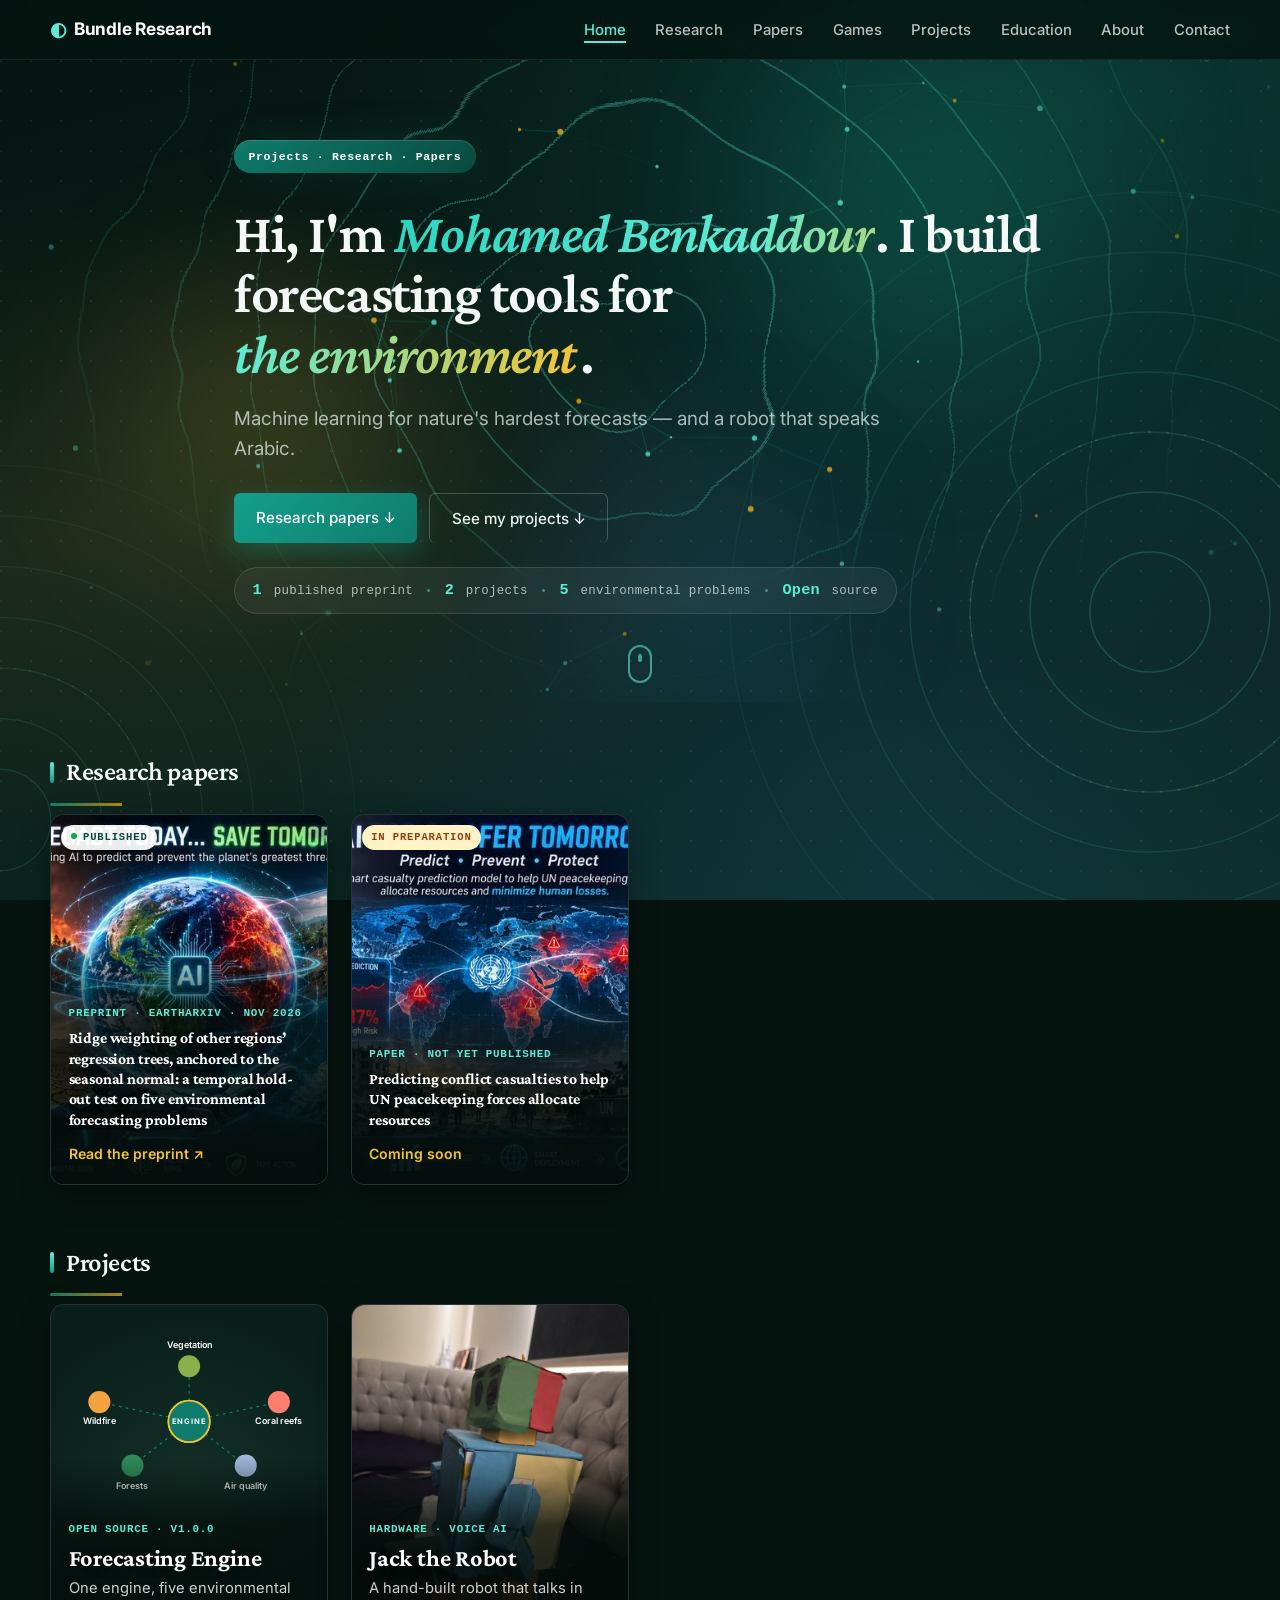
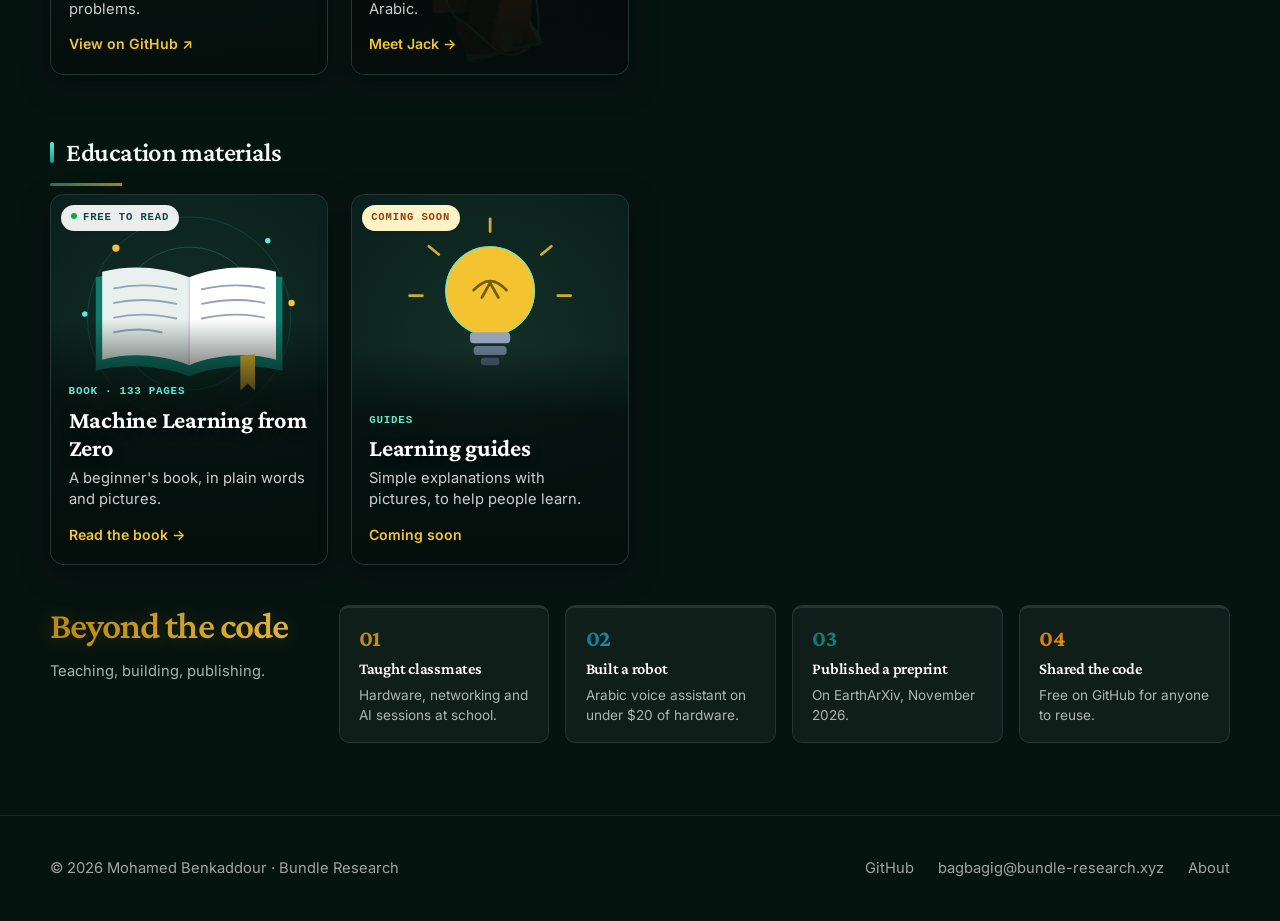
<file: index.html>
<!doctype html>
<html lang="en">
<head>
<meta charset="utf-8">
<meta name="viewport" content="width=device-width,initial-scale=1">
<title>Bundle Research — Mohamed Benkaddour</title>
<meta name="description" content="Projects, research and papers by Mohamed Benkaddour: machine learning for environmental forecasting, and Jack, an Arabic-speaking robot.">

<!-- Favicon -->
<link rel="icon" type="image/svg+xml" href="favicon.svg">

<!-- Open Graph (Facebook, LinkedIn, etc) -->
<meta property="og:type" content="website">
<meta property="og:url" content="https://bundle-research.xyz/">
<meta property="og:title" content="Bundle Research — Mohamed Benkaddour">
<meta property="og:description" content="A forecasting engine for five environmental problems, Jack the Robot, and a published preprint on EarthArXiv.">
<meta property="og:site_name" content="Bundle Research">

<!-- Twitter Card -->
<meta name="twitter:card" content="summary_large_image">
<meta name="twitter:title" content="Bundle Research — Mohamed Benkaddour">
<meta name="twitter:description" content="A forecasting engine for five environmental problems, Jack the Robot, and a published preprint on EarthArXiv.">

<!-- URL Redirect: ?go=X jumps to a page. Plain URL = home (no redirect). -->
<script>
(function(){
  var params = new URLSearchParams(window.location.search);
  var go = params.get('go');
  var map = {
    'desertflow': '/desertflow.html',
    'bundle': '/desertflow.html',
    'research': '/research.html',
    'paper': '/publications.html',
    'papers': '/publications.html',
    'projects': '/#projects',
    'education': '/#education',
    'book': '/book/',
    'games': '/games/',
    'about': '/about.html',
    'jack': '/jack-the-robot.html'
  };
  if (go && map[go]) {
    window.location.replace(map[go]);
  }
})();
</script>

<!-- Google Fonts: Inter (body) + Crimson Pro (serif headlines) -->
<link rel="preconnect" href="https://fonts.googleapis.com">
<link rel="preconnect" href="https://fonts.gstatic.com" crossorigin>
<link href="https://fonts.googleapis.com/css2?family=Inter:wght@400;500;600;700&family=Crimson+Pro:ital,wght@0,400;0,500;0,600;1,400&display=swap" rel="stylesheet">

<link rel="stylesheet" href="style.css">
<!-- Link preview picture (WhatsApp, email, social) -->
<meta property="og:image" content="https://bundle-research.xyz/images/og-card.jpg">
<meta property="og:image:width" content="1200">
<meta property="og:image:height" content="630">
<meta property="og:image:alt" content="Bundle Research — Mohamed Benkaddour: forecasting tools for the environment">
<meta name="twitter:image" content="https://bundle-research.xyz/images/og-card.jpg">
</head>
<body class="home">
<div class="scroll-progress" aria-hidden="true"></div>
<div class="page-bg" aria-hidden="true"><div class="page-bg-rings a"></div><div class="page-bg-rings b"></div></div>

<nav class="nav">
  <div class="nav-inner">
    <a href="/" class="nav-brand">Bundle Research</a>
    <ul class="nav-links">
      <li><a href="/" class="active">Home</a></li>
      <li><a href="/research.html">Research</a></li>
      <li><a href="/publications.html">Papers</a></li>
      <li><a href="/games/">Games</a></li>
      <li><a href="/#projects">Projects</a></li>
      <li><a href="/#education">Education</a></li>
      <li><a href="/about.html">About</a></li>
      <li><a href="#contact-footer">Contact</a></li>
    </ul>
  </div>
</nav>

<section class="hero-home container-narrow">
  <div class="hero-aurora" aria-hidden="true"><span></span><span></span><span></span></div>
  <canvas class="hero-canvas" aria-hidden="true"></canvas>
  <!-- Decorative topographic background -->
  <div class="hero-topo-bg" aria-hidden="true">
    <svg xmlns="http://www.w3.org/2000/svg" viewBox="0 0 600 600" preserveAspectRatio="xMidYMid slice">
      <defs>
        <filter id="hero-warp" x="-20%" y="-20%" width="140%" height="140%">
          <feTurbulence type="fractalNoise" baseFrequency="0.008" numOctaves="3" seed="11"/>
          <feDisplacementMap in="SourceGraphic" scale="55"/>
        </filter>
      </defs>
      <g fill="none" stroke="currentColor" stroke-width="0.9" filter="url(#hero-warp)">
        <circle cx="300" cy="300" r="40"/>
        <circle cx="300" cy="300" r="80"/>
        <circle cx="300" cy="300" r="120"/>
        <circle cx="300" cy="300" r="160"/>
        <circle cx="300" cy="300" r="200"/>
        <circle cx="300" cy="300" r="240"/>
        <circle cx="300" cy="300" r="280"/>
      </g>
    </svg>
  </div>
  <span class="badge badge-mono" data-reveal>Projects · Research · Papers</span>
  <h1 data-reveal data-reveal-delay="1">Hi, I'm <span class="accent name-shimmer">Mohamed Benkaddour</span>. I build forecasting tools for<br> <span class="rotator" data-words="the environment|coral reefs|forests|clean air|wildfire risk|safer communities"><span class="rotator-word">the environment</span></span>.</h1>
  <p class="lede" data-reveal data-reveal-delay="2">Machine learning for nature's hardest forecasts — and a robot that speaks Arabic.</p>
  <div class="ctas" data-reveal data-reveal-delay="3">
    <a class="btn btn-primary" href="#papers">Research papers ↓</a>
    <a class="btn btn-secondary" href="#projects">See my projects ↓</a>
  </div>
  <!-- Achievement strip -->
  <div class="achievement-strip" data-reveal data-reveal-delay="4">
    <span><strong data-counter-target="1">1</strong> published preprint</span>
    <span class="dot-sep"></span>
    <span><strong data-counter-target="2">2</strong> projects</span>
    <span class="dot-sep"></span>
    <span><strong data-counter-target="5">5</strong> environmental problems</span>
    <span class="dot-sep"></span>
    <span><strong>Open</strong> source</span>
  </div>
  <a class="scroll-cue" href="#papers" aria-label="Scroll to research papers"><span></span></a>
</section>

<!-- RESEARCH PAPERS — same photo-card design as the projects -->
<section class="container home-section" id="papers">
  <h2 class="section-title" data-reveal>Research papers</h2>

  <div class="card-grid">

    <a class="photo-card" href="https://doi.org/10.31223/X5VR7D" target="_blank" rel="noopener" data-reveal>
      <div class="photo-card-media">
        <span class="photo-card-badge">Published</span>
        <img src="images/paper-forecast.jpg" alt="Poster: Forecast today, save tomorrow — AI forecasting wildfires, deforestation, desertification and coral bleaching" width="800" height="450" loading="lazy">
      </div>
      <div class="photo-card-body">
        <span class="photo-card-kicker">Preprint · EarthArXiv · Nov 2026</span>
        <h3 class="photo-card-title is-long">Ridge weighting of other regions’ regression trees, anchored to the seasonal normal: a temporal hold-out test on five environmental forecasting problems</h3>
        <span class="photo-card-cta">Read the preprint ↗</span>
      </div>
    </a>

    <div class="photo-card" data-reveal data-reveal-delay="1">
      <div class="photo-card-media">
        <span class="photo-card-badge is-prep">In preparation</span>
        <img src="images/paper-casualty.jpg" alt="Poster: AI for a safer tomorrow — predicting casualties to help UN peacekeeping forces" width="800" height="450" loading="lazy">
      </div>
      <div class="photo-card-body">
        <span class="photo-card-kicker">Paper · Not yet published</span>
        <h3 class="photo-card-title is-long">Predicting conflict casualties to help UN peacekeeping forces allocate resources</h3>
        <span class="photo-card-cta">Coming soon</span>
      </div>
    </div>

  </div>
</section>

<!-- PROJECTS — small photo cards, the first thing a visitor sees (grid has room for more) -->
<section class="container home-section" id="projects">
  <h2 class="section-title" data-reveal>Projects</h2>

  <div class="card-grid">

    <a class="photo-card" href="https://github.com/bundle-labs/treeroute-v1" target="_blank" rel="noopener" data-reveal>
      <div class="photo-card-media" aria-hidden="true" style="background:radial-gradient(circle at 50% 50%, #143027 0%, #0a1f1c 75%)">
        <svg viewBox="0 0 400 250" preserveAspectRatio="xMidYMid meet" xmlns="http://www.w3.org/2000/svg">
          <g stroke="#14a08c" stroke-width="1.6" opacity="0.8" fill="none">
            <line class="engine-flow" x1="200" y1="128" x2="200" y2="48"/>
            <line class="engine-flow" x1="200" y1="128" x2="330" y2="100"/>
            <line class="engine-flow" x1="200" y1="128" x2="282" y2="192"/>
            <line class="engine-flow" x1="200" y1="128" x2="118" y2="192"/>
            <line class="engine-flow" x1="200" y1="128" x2="70" y2="100"/>
          </g>
          <circle class="engine-node n1" cx="200" cy="48" r="16" fill="#88b04b"/>
          <circle class="engine-node n2" cx="330" cy="100" r="16" fill="#ff7f6e"/>
          <circle class="engine-node n3" cx="282" cy="192" r="16" fill="#9fb4d8"/>
          <circle class="engine-node n4" cx="118" cy="192" r="16" fill="#2e8b57"/>
          <circle class="engine-node n5" cx="70" cy="100" r="16" fill="#f4a340"/>
          <g font-family="Inter, sans-serif" font-size="13" font-weight="600" fill="#ffffff" text-anchor="middle">
            <text x="200" y="22">Vegetation</text>
            <text x="330" y="132">Coral reefs</text>
            <text x="282" y="226">Air quality</text>
            <text x="118" y="226">Forests</text>
            <text x="70" y="132">Wildfire</text>
          </g>
          <circle class="engine-ripple" cx="200" cy="128" r="30" fill="none" stroke="#f4c430" stroke-width="2"/>
          <circle class="engine-ripple r2" cx="200" cy="128" r="30" fill="none" stroke="#14a08c" stroke-width="2"/>
          <circle cx="200" cy="128" r="30" fill="#0f7b6c" stroke="#f4c430" stroke-width="2.5"/>
          <text x="200" y="132" font-family="Inter, sans-serif" font-size="11" font-weight="700" fill="#ffffff" text-anchor="middle" letter-spacing="1.2">ENGINE</text>
        </svg>
      </div>
      <div class="photo-card-body">
        <span class="photo-card-kicker">Open source · v1.0.0</span>
        <h3 class="photo-card-title">Forecasting Engine</h3>
        <p class="photo-card-line">One engine, five environmental problems.</p>
        <span class="photo-card-cta">View on GitHub ↗</span>
      </div>
    </a>

    <a class="photo-card" href="jack-the-robot.html" data-reveal data-reveal-delay="1">
      <div class="photo-card-media">
        <img src="jack-photos/jack-home.jpg" alt="Jack the Robot: a hand-built robot covered in colored paper" width="675" height="900" loading="lazy" style="object-position:50% 30%">
      </div>
      <div class="photo-card-body">
        <span class="photo-card-kicker">Hardware · Voice AI</span>
        <h3 class="photo-card-title">Jack the Robot</h3>
        <p class="photo-card-line">A hand-built robot that talks in Arabic.</p>
        <span class="photo-card-cta">Meet Jack →</span>
      </div>
    </a>

  </div>
</section>

<!-- EDUCATION MATERIALS — the book and learning materials (same photo-card design) -->
<section class="container home-section" id="education">
  <h2 class="section-title" data-reveal>Education materials</h2>

  <div class="card-grid">

    <a class="photo-card" href="/book/" data-reveal>
      <div class="photo-card-media" aria-hidden="true" style="background:radial-gradient(circle at 50% 40%, #143027 0%, #0a1f1c 75%)">
        <span class="photo-card-badge">Free to read</span>
        <svg viewBox="0 0 300 250" preserveAspectRatio="xMidYMid meet" xmlns="http://www.w3.org/2000/svg">
          <g fill="none" stroke="#5eead4" stroke-width="1">
            <circle cx="150" cy="135" r="45" stroke-opacity="0.3"/>
            <circle cx="150" cy="135" r="78" stroke-opacity="0.22"/>
            <circle cx="150" cy="135" r="111" stroke-opacity="0.14"/>
          </g>
          <path d="M150 96 C118 84 80 82 48 90 L48 192 C80 184 118 186 150 198 C182 186 220 184 252 192 L252 90 C220 82 182 84 150 96 Z" fill="#0f7b6c"/>
          <path d="M150 90 C120 78 85 76 55 84 L55 180 C85 172 120 174 150 186 Z" fill="#e8f1ee"/>
          <path d="M150 90 C180 78 215 76 245 84 L245 180 C215 172 180 174 150 186 Z" fill="#ffffff"/>
          <line x1="150" y1="90" x2="150" y2="186" stroke="#cbd5e1" stroke-width="1.5"/>
          <g stroke="#94a3b8" stroke-width="2" stroke-linecap="round" fill="none">
            <path d="M68 102 Q100 95 136 103"/><path d="M68 118 Q100 111 136 119"/><path d="M68 134 Q100 127 136 135"/><path d="M68 150 Q95 144 120 150"/>
            <path d="M164 103 Q200 95 232 102"/><path d="M164 119 Q200 111 232 118"/><path d="M164 135 Q200 127 232 134"/>
          </g>
          <path d="M206 176 L206 214 L214 206 L222 214 L222 174 Z" fill="#f4c430"/>
          <circle class="engine-node n1" cx="70" cy="58" r="4" fill="#f4c430"/>
          <circle class="engine-node n3" cx="236" cy="50" r="3" fill="#5eead4"/>
          <circle class="engine-node n5" cx="262" cy="118" r="3.5" fill="#f4c430"/>
          <circle class="engine-node n2" cx="36" cy="130" r="3" fill="#5eead4"/>
        </svg>
      </div>
      <div class="photo-card-body">
        <span class="photo-card-kicker">Book · 133 pages</span>
        <h3 class="photo-card-title">Machine Learning from Zero</h3>
        <p class="photo-card-line">A beginner's book, in plain words and pictures.</p>
        <span class="photo-card-cta">Read the book →</span>
      </div>
    </a>

    <div class="photo-card" data-reveal data-reveal-delay="1">
      <div class="photo-card-media" aria-hidden="true" style="background:radial-gradient(circle at 50% 40%, #143027 0%, #0a1f1c 75%)">
        <span class="photo-card-badge is-prep">Coming soon</span>
        <svg viewBox="0 0 300 250" preserveAspectRatio="xMidYMid meet" xmlns="http://www.w3.org/2000/svg">
          <circle class="engine-ripple" cx="150" cy="105" r="48" fill="none" stroke="#f4c430" stroke-width="2"/>
          <circle class="engine-ripple r2" cx="150" cy="105" r="48" fill="none" stroke="#5eead4" stroke-width="2"/>
          <g stroke="#f4c430" stroke-width="3" stroke-linecap="round" opacity="0.85">
            <line x1="150" y1="26" x2="150" y2="40"/><line x1="83" y1="56" x2="94" y2="65"/><line x1="217" y1="56" x2="206" y2="65"/>
            <line x1="62" y1="110" x2="76" y2="110"/><line x1="238" y1="110" x2="224" y2="110"/>
          </g>
          <circle cx="150" cy="105" r="48" fill="#f4c430"/>
          <path d="M132 104 Q150 84 168 104 M141 112 L150 96 L159 112" stroke="#7a5a06" stroke-width="3" fill="none" stroke-linecap="round" stroke-linejoin="round"/>
          <rect x="128" y="150" width="44" height="12" rx="4" fill="#94a3b8"/>
          <rect x="132" y="165" width="36" height="10" rx="4" fill="#64748b"/>
          <rect x="140" y="178" width="20" height="8" rx="3" fill="#475569"/>
        </svg>
      </div>
      <div class="photo-card-body">
        <span class="photo-card-kicker">Guides</span>
        <h3 class="photo-card-title">Learning guides</h3>
        <p class="photo-card-line">Simple explanations with pictures, to help people learn.</p>
        <span class="photo-card-cta">Coming soon</span>
      </div>
    </div>

  </div>
</section>

<!-- COMMUNITY IMPACT -->
<section class="container team-impact-section" id="impact" data-reveal>
  <div class="team-impact-row">

    <div class="team-impact-title-block">
      <h2 class="team-impact-title">Beyond the code</h2>
      <p class="team-impact-sub">Teaching, building, publishing.</p>
    </div>

    <div class="team-impact-cards">

      <a class="team-card" href="jack-the-robot.html#school">
        <div class="team-card-num">01</div>
        <h3 class="team-card-title">Taught classmates</h3>
        <p class="team-card-desc">Hardware, networking and AI sessions at school.</p>
      </a>

      <a class="team-card" href="jack-the-robot.html">
        <div class="team-card-num">02</div>
        <h3 class="team-card-title">Built a robot</h3>
        <p class="team-card-desc">Arabic voice assistant on under $20 of hardware.</p>
      </a>

      <a class="team-card" href="publications.html">
        <div class="team-card-num">03</div>
        <h3 class="team-card-title">Published a preprint</h3>
        <p class="team-card-desc">On EarthArXiv, November 2026.</p>
      </a>

      <a class="team-card" href="https://github.com/bundle-labs/treeroute-v1" target="_blank" rel="noopener">
        <div class="team-card-num">04</div>
        <h3 class="team-card-title">Shared the code</h3>
        <p class="team-card-desc">Free on GitHub for anyone to reuse.</p>
      </a>

    </div>

  </div>
</section>

<footer>
  <div class="footer-inner">
    <span>© 2026 Mohamed Benkaddour · Bundle Research</span>
    <div class="footer-links">
      <a href="https://github.com/mohtheghost">GitHub</a>
      <a href="#" id="contact-footer" onclick="copyEmail(this);return false;">bagbagig@bundle-research.xyz</a>
      <a href="about.html">About</a>
    </div>
  </div>
</footer>

<script>
  // Copy email to clipboard with visual feedback
  function copyEmail(el){
    navigator.clipboard.writeText('bagbagig@bundle-research.xyz').then(()=>{
      const orig=el.innerHTML;
      el.innerHTML='✓ Copied!';
      el.classList.add('copied');
      setTimeout(()=>{el.innerHTML=orig;el.classList.remove('copied')},2000);
    });
  }
</script>

<!-- Cloudflare Web Analytics -->
<script defer src='https://static.cloudflareinsights.com/beacon.min.js' data-cf-beacon='{"token": "4aaf0ee4234e476abf6fdd8727459ccf"}'></script>
<!-- End Cloudflare Web Analytics -->

<!-- Scroll reveals + animated stat counters + nav-on-scroll shadow -->
<script src="effects.js" defer></script>

<!-- Home page animations: hero network, rotating word, card tilt, progress bar -->
<script src="home-fx.js" defer></script>

</body>
</html>
</file>
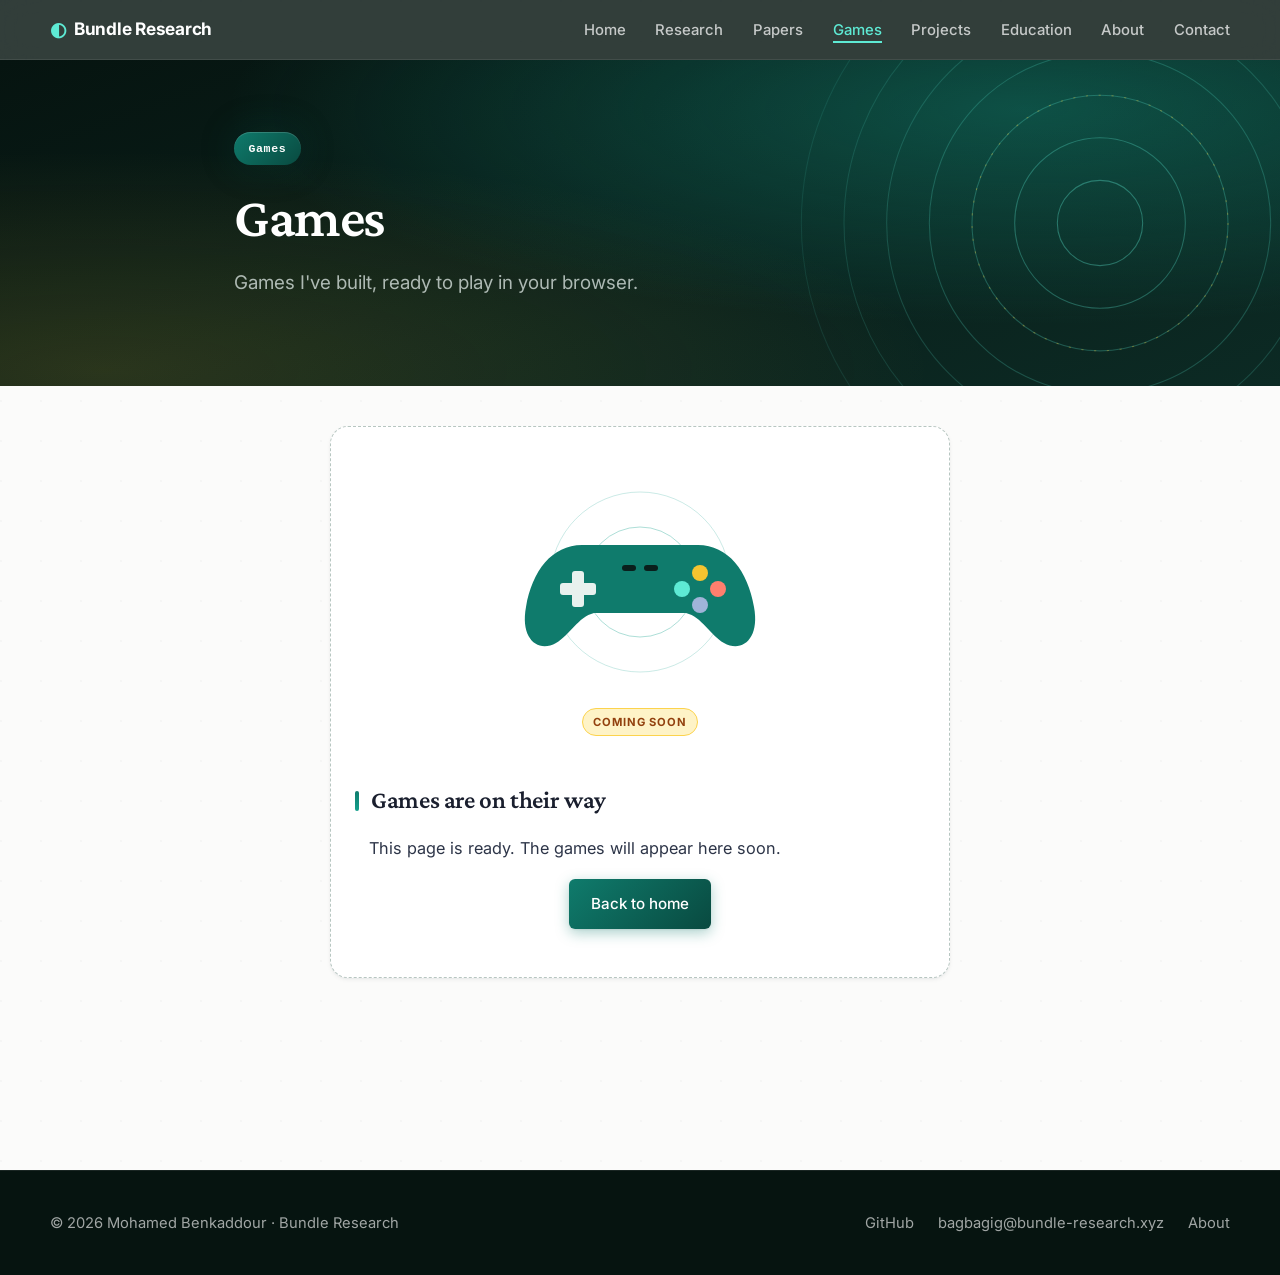
<file: games/index.html>
<!doctype html>
<html lang="en">
<head>
<meta charset="utf-8">
<meta name="viewport" content="width=device-width,initial-scale=1">
<title>Games — Bundle Research</title>
<meta name="description" content="Games by Mohamed Benkaddour. Coming soon to Bundle Research.">

<link rel="icon" type="image/svg+xml" href="/favicon.svg">

<meta property="og:type" content="website">
<meta property="og:url" content="https://bundle-research.xyz/games/">
<meta property="og:title" content="Games — Bundle Research">
<meta property="og:description" content="Games by Mohamed Benkaddour. Coming soon to Bundle Research.">
<meta property="og:site_name" content="Bundle Research">
<meta name="twitter:card" content="summary_large_image">
<meta name="twitter:title" content="Games — Bundle Research">
<meta name="twitter:description" content="Games by Mohamed Benkaddour. Coming soon to Bundle Research.">

<link rel="preconnect" href="https://fonts.googleapis.com">
<link rel="preconnect" href="https://fonts.gstatic.com" crossorigin>
<link href="https://fonts.googleapis.com/css2?family=Inter:wght@400;500;600;700&family=Crimson+Pro:ital,wght@0,400;0,500;0,600;1,400&display=swap" rel="stylesheet">

<link rel="stylesheet" href="/style.css">
<!-- Link preview picture (WhatsApp, email, social) -->
<meta property="og:image" content="https://bundle-research.xyz/images/og-card.jpg">
<meta property="og:image:width" content="1200">
<meta property="og:image:height" content="630">
<meta property="og:image:alt" content="Bundle Research — Mohamed Benkaddour: forecasting tools for the environment">
<meta name="twitter:image" content="https://bundle-research.xyz/images/og-card.jpg">
</head>
<body>

<nav class="nav">
  <div class="nav-inner">
    <a href="/" class="nav-brand">Bundle Research</a>
    <ul class="nav-links">
      <li><a href="/">Home</a></li>
      <li><a href="/research.html">Research</a></li>
      <li><a href="/publications.html">Papers</a></li>
      <li><a href="/games/" class="active">Games</a></li>
      <li><a href="/#projects">Projects</a></li>
      <li><a href="/#education">Education</a></li>
      <li><a href="/about.html">About</a></li>
      <li><a href="#contact-footer">Contact</a></li>
    </ul>
  </div>
</nav>

<section class="hero-home container-narrow">
  <span class="badge badge-mono">Games</span>
  <h1>Games</h1>
  <p class="lede">Games I've built, ready to play in your browser.</p>
</section>

<main class="container-narrow content">

<!-- PLACEHOLDER: replace this block with the real games content -->
<div class="coming-soon">
  <div class="coming-soon-art" aria-hidden="true">
    <svg viewBox="0 0 300 220" xmlns="http://www.w3.org/2000/svg">
      <g fill="none" stroke="#14a08c" stroke-width="1"><circle cx="150" cy="115" r="55" stroke-opacity="0.35"/><circle cx="150" cy="115" r="90" stroke-opacity="0.22"/></g>
      <path d="M92 78 H208 C238 78 258 104 264 140 C270 172 252 186 234 176 C220 168 212 150 196 146 H104 C88 150 80 168 66 176 C48 186 30 172 36 140 C42 104 62 78 92 78 Z" fill="#0f7b6c"/>
      <rect x="82" y="104" width="12" height="36" rx="3" fill="#e8f1ee"/>
      <rect x="70" y="116" width="36" height="12" rx="3" fill="#e8f1ee"/>
      <circle cx="210" cy="106" r="8" fill="#f4c430"/>
      <circle cx="228" cy="122" r="8" fill="#ff7f6e"/>
      <circle cx="192" cy="122" r="8" fill="#5eead4"/>
      <circle cx="210" cy="138" r="8" fill="#9fb4d8"/>
      <rect x="132" y="98" width="14" height="6" rx="3" fill="#0a1f1c"/>
      <rect x="154" y="98" width="14" height="6" rx="3" fill="#0a1f1c"/>
    </svg>
  </div>
  <span class="pub-status pub-status-prep">Coming soon</span>
  <h2 class="coming-soon-title">Games are on their way</h2>
  <p class="coming-soon-text">This page is ready. The games will appear here soon.</p>
  <a class="btn btn-primary" href="/">Back to home</a>
</div>

</main>

<footer>
  <div class="footer-inner">
    <span>© 2026 Mohamed Benkaddour · Bundle Research</span>
    <div class="footer-links">
      <a href="https://github.com/mohtheghost">GitHub</a>
      <a href="#" id="contact-footer" onclick="copyEmail(this);return false;">bagbagig@bundle-research.xyz</a>
      <a href="/about.html">About</a>
    </div>
  </div>
</footer>

<script>
  function copyEmail(el){
    navigator.clipboard.writeText('bagbagig@bundle-research.xyz').then(()=>{
      const orig=el.innerHTML;
      el.innerHTML='✓ Copied!';
      el.classList.add('copied');
      setTimeout(()=>{el.innerHTML=orig;el.classList.remove('copied')},2000);
    });
  }
</script>

<!-- Scroll reveals + nav-on-scroll shadow + phone menu button -->
<script src="/effects.js" defer></script>

<!-- Cloudflare Web Analytics -->
<script defer src='https://static.cloudflareinsights.com/beacon.min.js' data-cf-beacon='{"token": "4aaf0ee4234e476abf6fdd8727459ccf"}'></script>

</body>
</html>
</file>
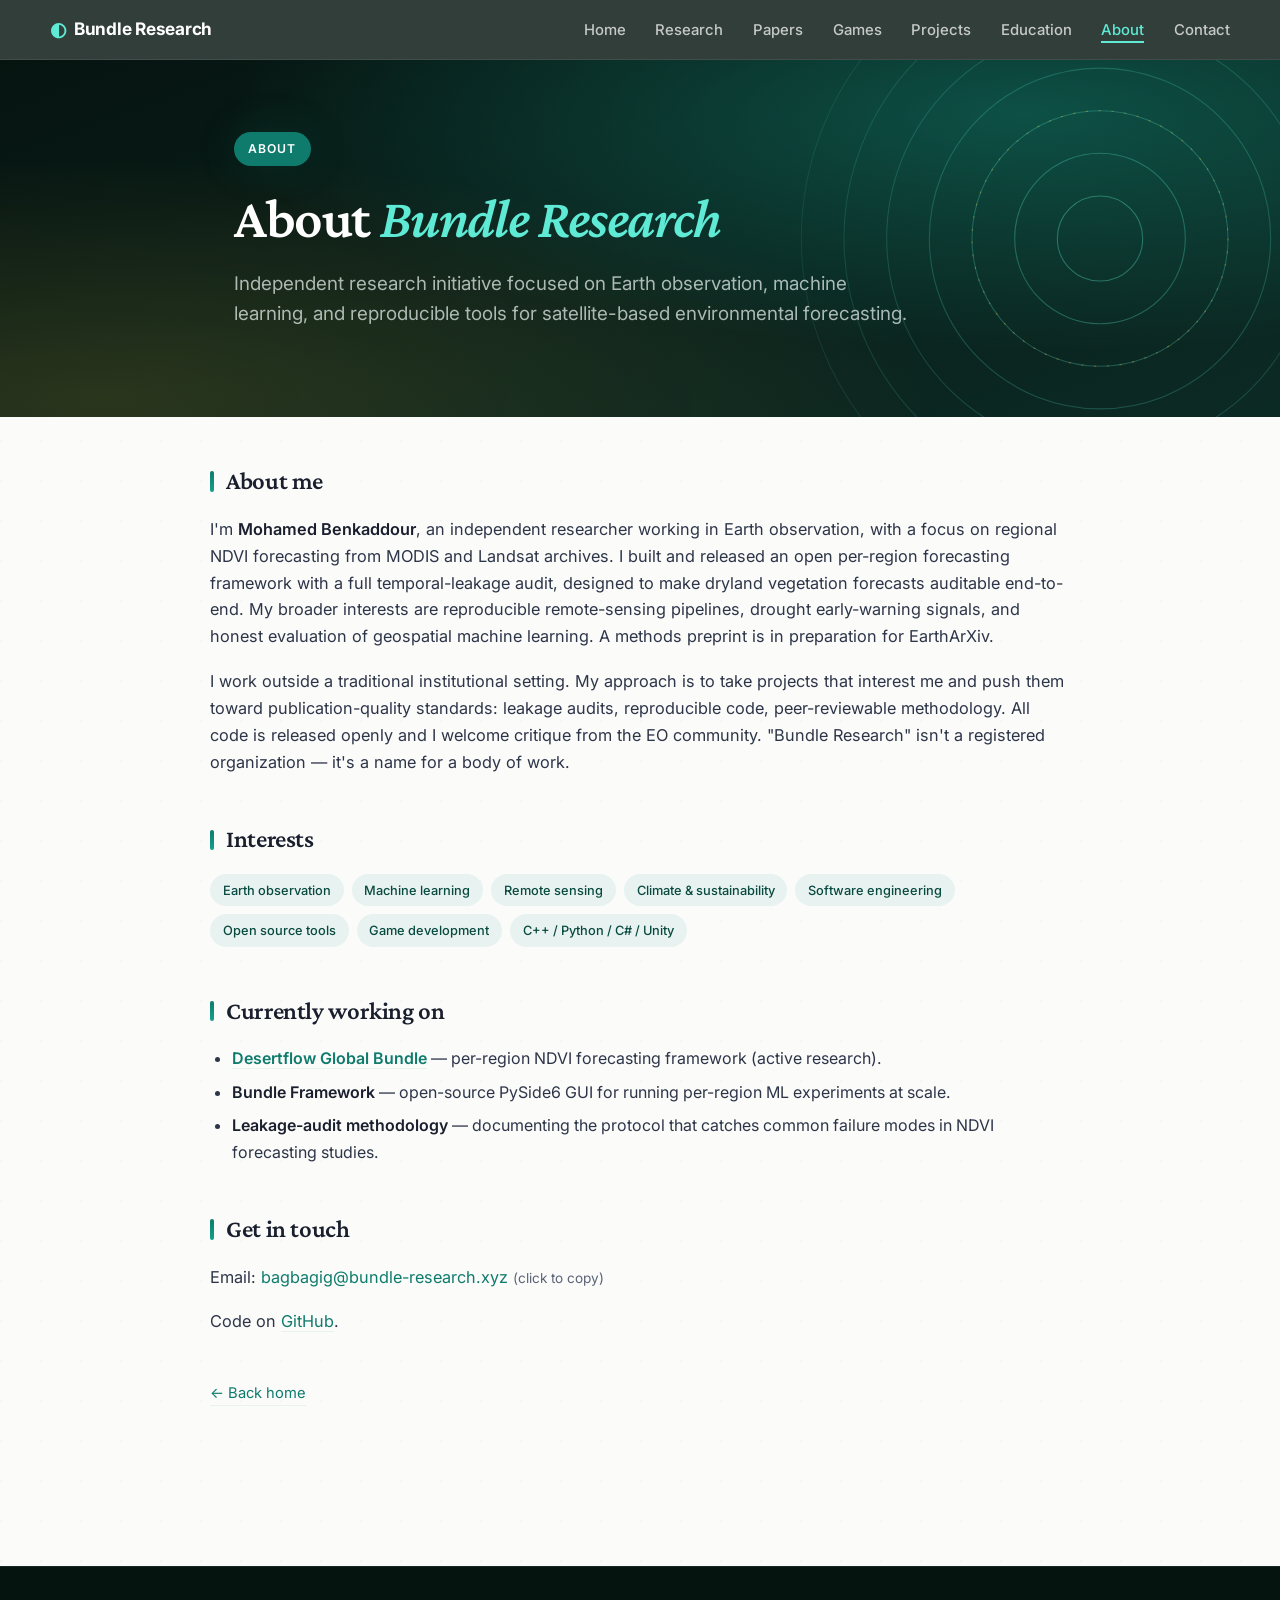
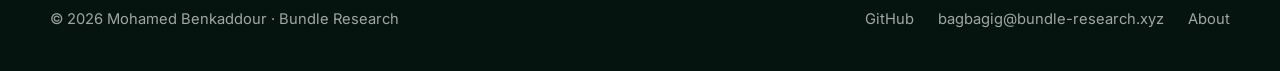
<file: about.html>
<!doctype html>
<html lang="en">
<head>
<meta charset="utf-8">
<meta name="viewport" content="width=device-width,initial-scale=1">
<title>About — Bundle Research</title>
<meta name="description" content="Mohamed Benkaddour — independent researcher working on Earth observation, machine learning, and reproducible remote-sensing pipelines.">

<link rel="icon" type="image/svg+xml" href="favicon.svg">

<meta property="og:type" content="profile">
<meta property="og:url" content="https://bundle-research.xyz/about.html">
<meta property="og:title" content="About — Bundle Research">
<meta property="og:description" content="Independent researcher working on Earth observation, machine learning, and tools.">
<meta property="og:site_name" content="Bundle Research">
<meta name="twitter:card" content="summary_large_image">
<meta name="twitter:title" content="About — Bundle Research">
<meta name="twitter:description" content="Independent researcher working on Earth observation, machine learning, and tools.">

<!-- Google Fonts: Inter (body) + Crimson Pro (serif headlines) -->
<link rel="preconnect" href="https://fonts.googleapis.com">
<link rel="preconnect" href="https://fonts.gstatic.com" crossorigin>
<link href="https://fonts.googleapis.com/css2?family=Inter:wght@400;500;600;700&family=Crimson+Pro:ital,wght@0,400;0,500;0,600;1,400&display=swap" rel="stylesheet">

<link rel="stylesheet" href="style.css">
<!-- Link preview picture (WhatsApp, email, social) -->
<meta property="og:image" content="https://bundle-research.xyz/images/og-card.jpg">
<meta property="og:image:width" content="1200">
<meta property="og:image:height" content="630">
<meta property="og:image:alt" content="Bundle Research — Mohamed Benkaddour: forecasting tools for the environment">
<meta name="twitter:image" content="https://bundle-research.xyz/images/og-card.jpg">
</head>
<body>

<nav class="nav">
  <div class="nav-inner">
    <a href="/" class="nav-brand">Bundle Research</a>
    <ul class="nav-links">
      <li><a href="/">Home</a></li>
      <li><a href="/research.html">Research</a></li>
      <li><a href="/publications.html">Papers</a></li>
      <li><a href="/games/">Games</a></li>
      <li><a href="/#projects">Projects</a></li>
      <li><a href="/#education">Education</a></li>
      <li><a href="/about.html" class="active">About</a></li>
      <li><a href="#contact-footer">Contact</a></li>
    </ul>
  </div>
</nav>

<section class="hero-home container-narrow">
  <span class="badge">About</span>
  <h1>About <span class="accent">Bundle Research</span></h1>
  <p class="lede">Independent research initiative focused on Earth observation, machine learning, and reproducible tools for satellite-based environmental forecasting.</p>
</section>

<main class="container-narrow content">

<h2>About me</h2>
<p>I'm <strong>Mohamed Benkaddour</strong>, an independent researcher working in Earth observation, with a focus on regional NDVI forecasting from MODIS and Landsat archives. I built and released an open per-region forecasting framework with a full temporal-leakage audit, designed to make dryland vegetation forecasts auditable end-to-end. My broader interests are reproducible remote-sensing pipelines, drought early-warning signals, and honest evaluation of geospatial machine learning. A methods preprint is in preparation for EarthArXiv.</p>

<p>I work outside a traditional institutional setting. My approach is to take projects that interest me and push them toward publication-quality standards: leakage audits, reproducible code, peer-reviewable methodology. All code is released openly and I welcome critique from the EO community. "Bundle Research" isn't a registered organization — it's a name for a body of work.</p>

<h2>Interests</h2>
<div class="chips">
  <span class="chip">Earth observation</span>
  <span class="chip">Machine learning</span>
  <span class="chip">Remote sensing</span>
  <span class="chip">Climate &amp; sustainability</span>
  <span class="chip">Software engineering</span>
  <span class="chip">Open source tools</span>
  <span class="chip">Game development</span>
  <span class="chip">C++ / Python / C# / Unity</span>
</div>

<h2>Currently working on</h2>
<ul>
  <li><strong><a href="desertflow.html">Desertflow Global Bundle</a></strong> — per-region NDVI forecasting framework (active research).</li>
  <li><strong>Bundle Framework</strong> — open-source PySide6 GUI for running per-region ML experiments at scale.</li>
  <li><strong>Leakage-audit methodology</strong> — documenting the protocol that catches common failure modes in NDVI forecasting studies.</li>
</ul>

<h2>Get in touch</h2>
<p>Email: <button class="copy-link" onclick="copyEmail(this)">bagbagig@bundle-research.xyz</button> <span style="color:var(--muted);font-size:.85rem">(click to copy)</span></p>
<p>Code on <a href="https://github.com/mohtheghost">GitHub</a>.</p>

<a href="/" class="back-link">← Back home</a>

</main>

<footer>
  <div class="footer-inner">
    <span>© 2026 Mohamed Benkaddour · Bundle Research</span>
    <div class="footer-links">
      <a href="https://github.com/mohtheghost">GitHub</a>
      <a href="#" id="contact-footer" onclick="copyEmail(this);return false;">bagbagig@bundle-research.xyz</a>
      <a href="about.html">About</a>
    </div>
  </div>
</footer>

<script>
  function copyEmail(el){
    navigator.clipboard.writeText('bagbagig@bundle-research.xyz').then(()=>{
      const orig=el.innerHTML;
      el.innerHTML='✓ Copied!';
      el.classList.add('copied');
      setTimeout(()=>{el.innerHTML=orig;el.classList.remove('copied')},2000);
    });
  }
</script>

<!-- Scroll reveals + animated stat counters + nav-on-scroll shadow -->
<script src="effects.js" defer></script>

<!-- Cloudflare Web Analytics -->
<script defer src='https://static.cloudflareinsights.com/beacon.min.js' data-cf-beacon='{"token": "4aaf0ee4234e476abf6fdd8727459ccf"}'></script>
<!-- End Cloudflare Web Analytics -->

</body>
</html>
</file>
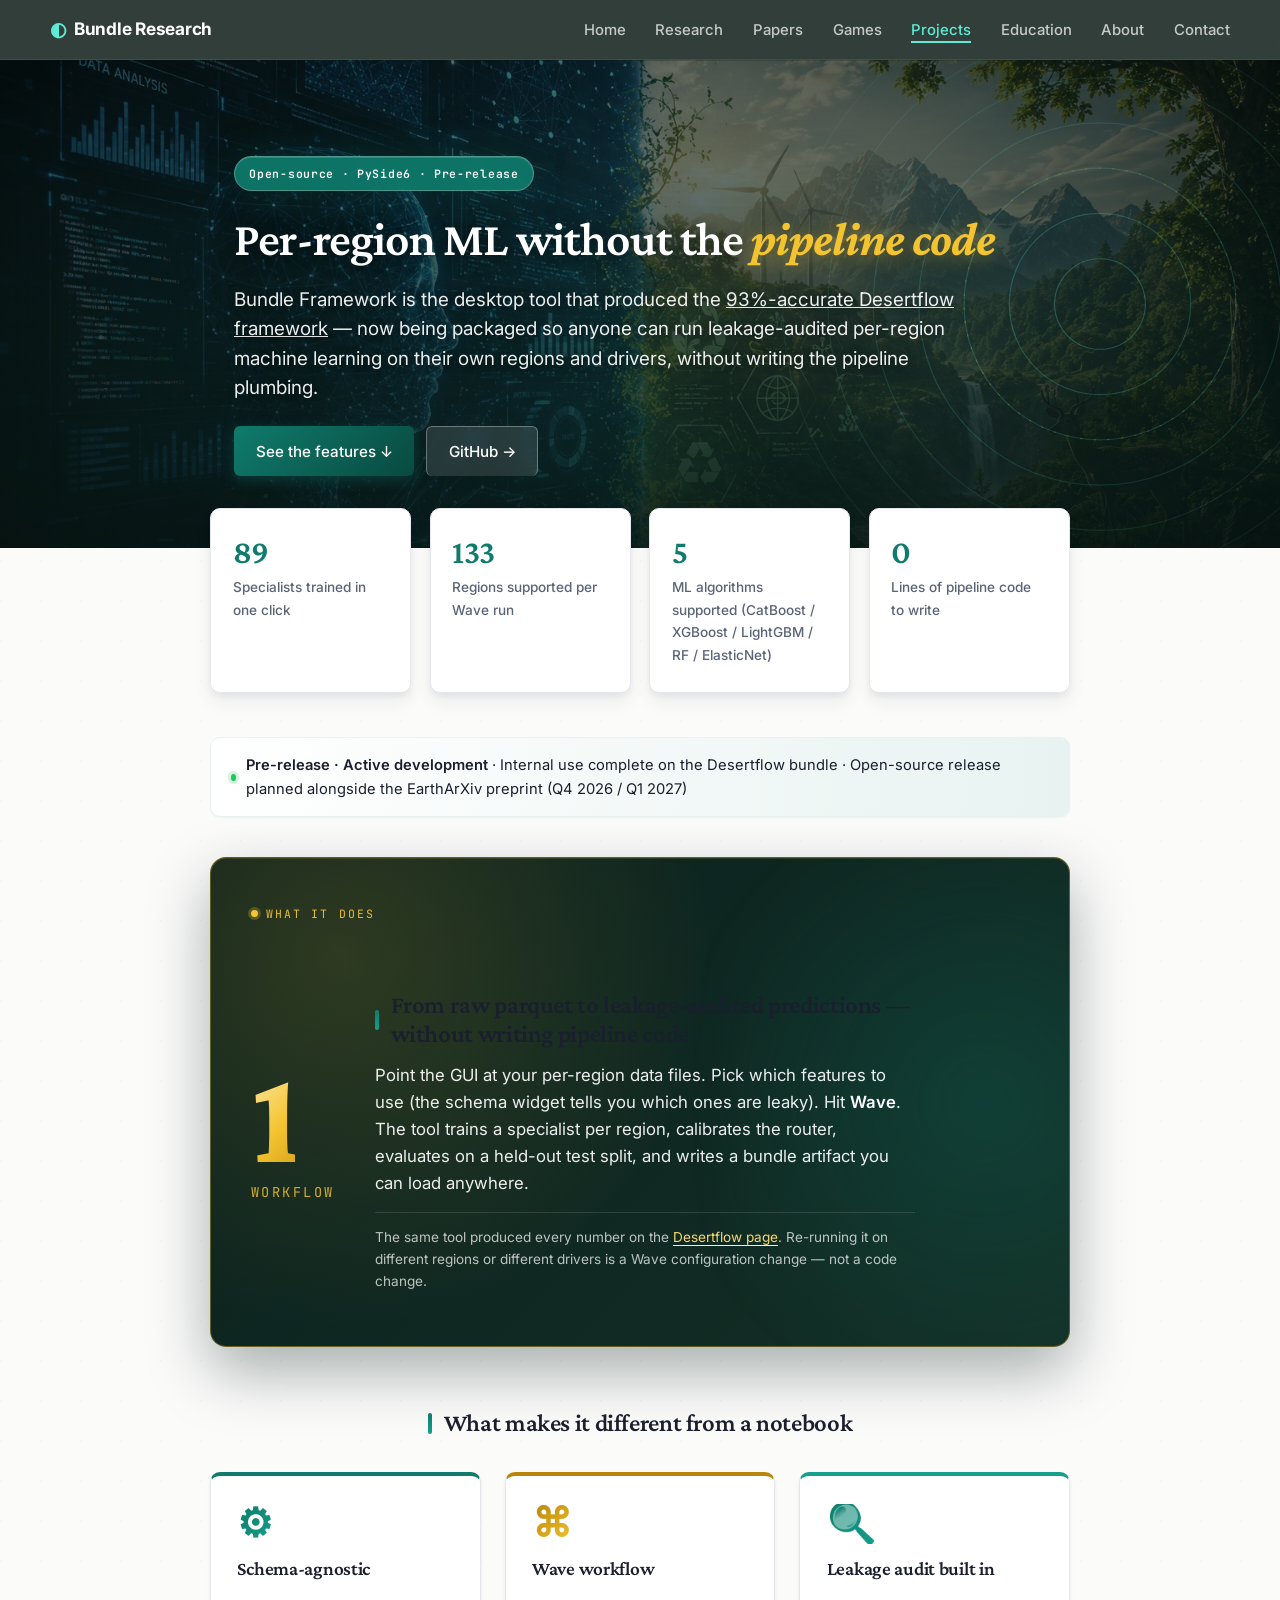
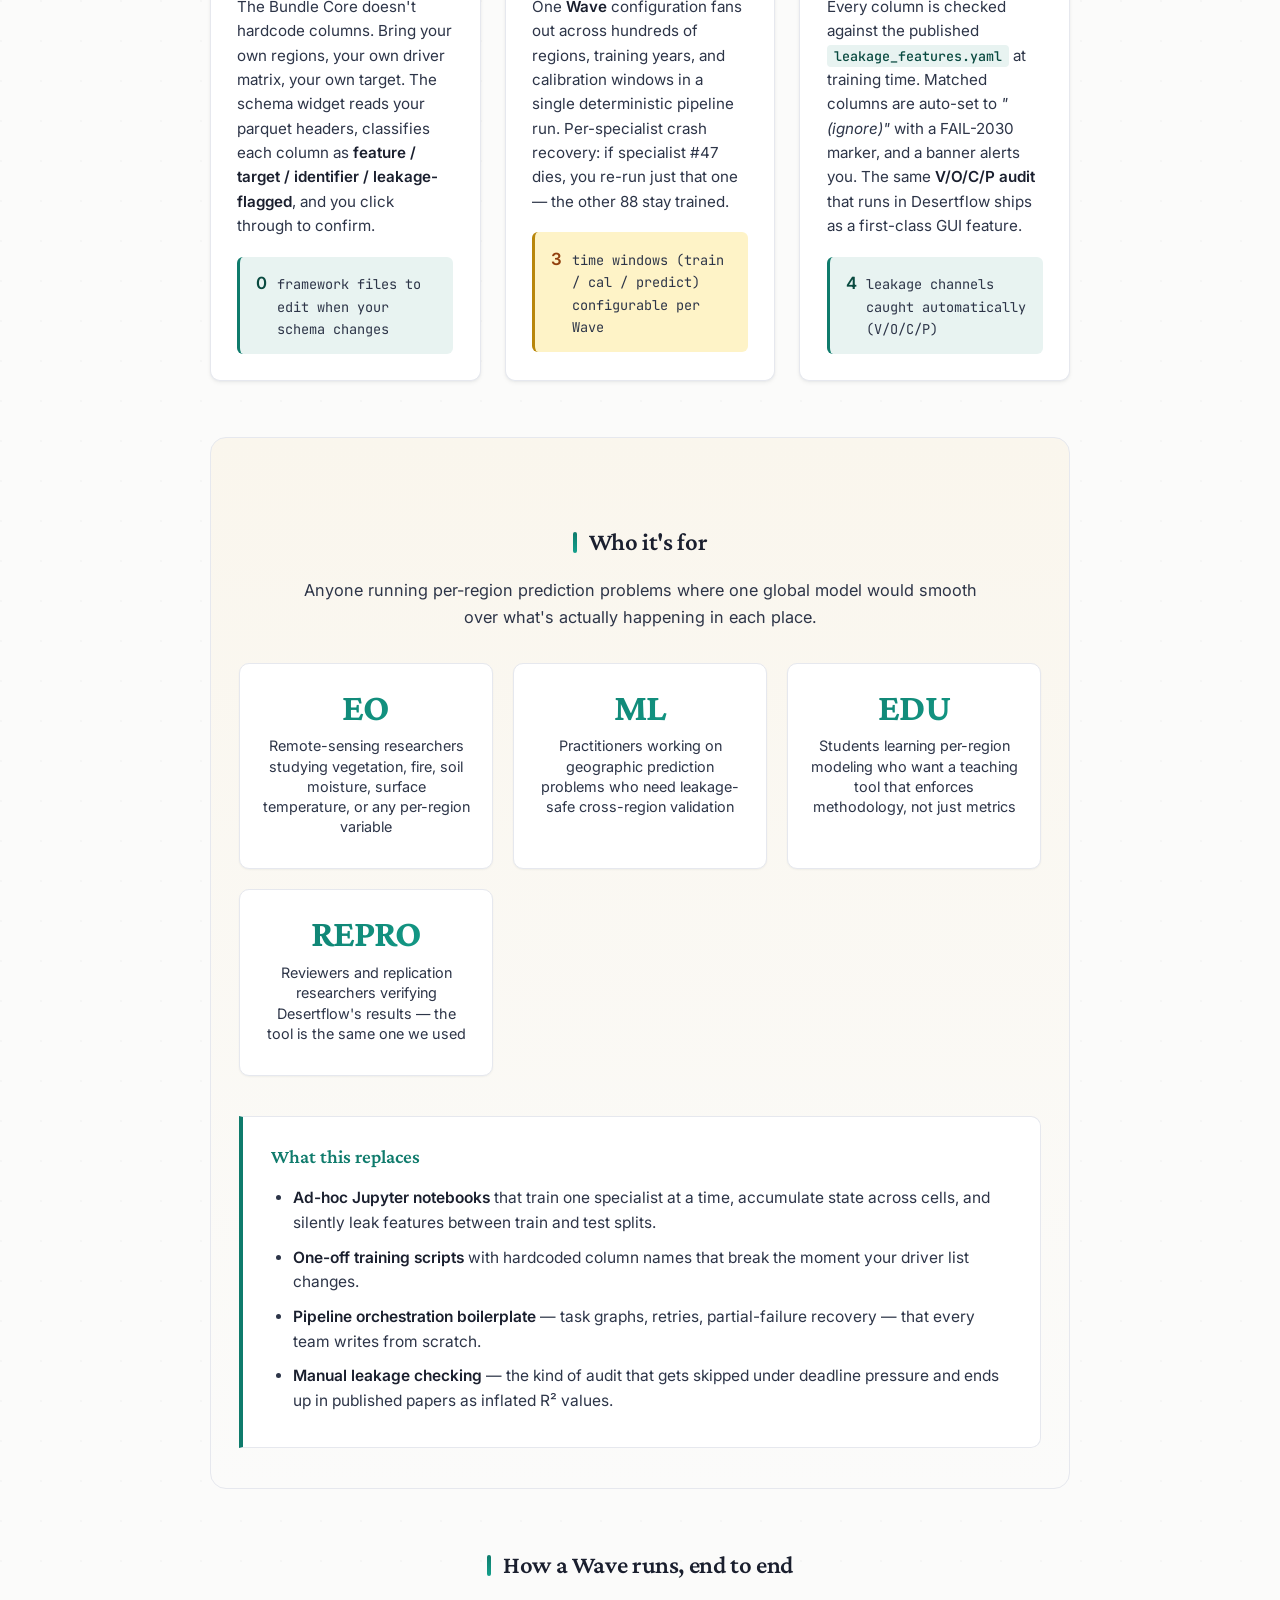
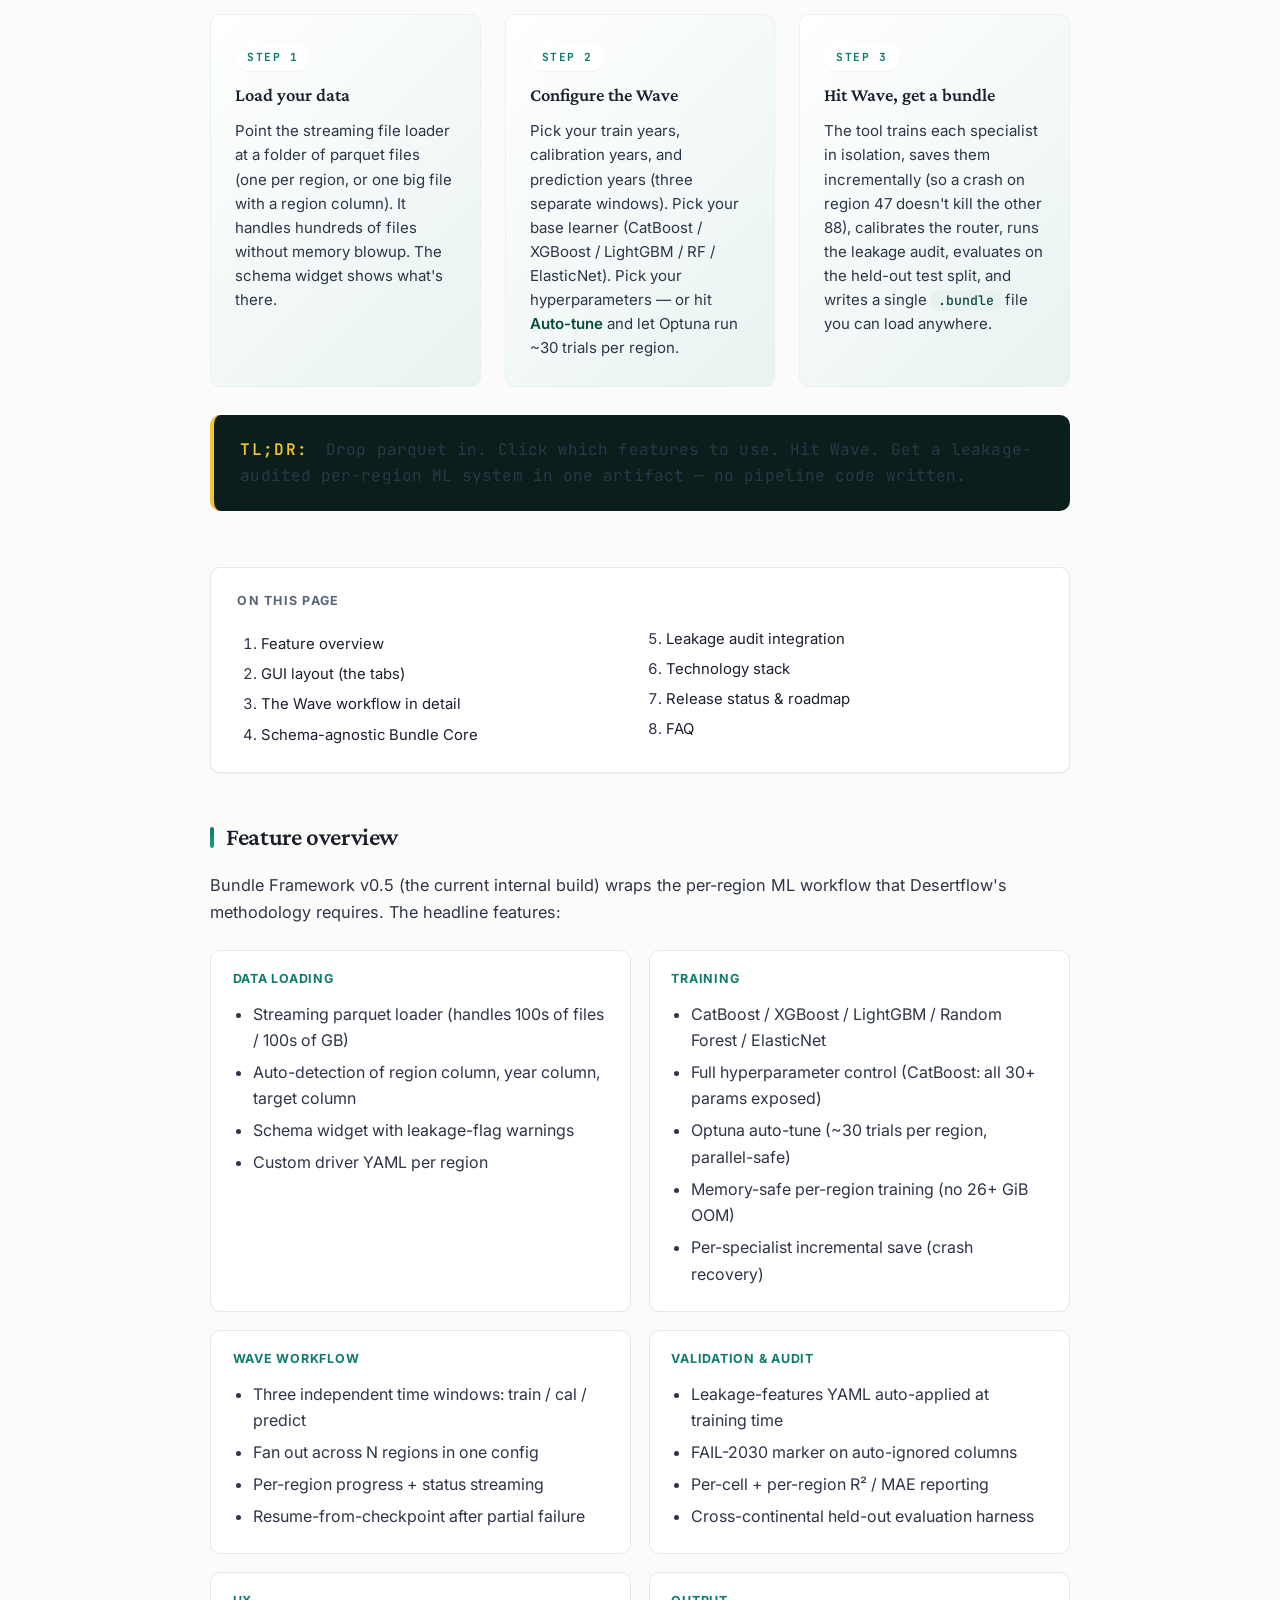
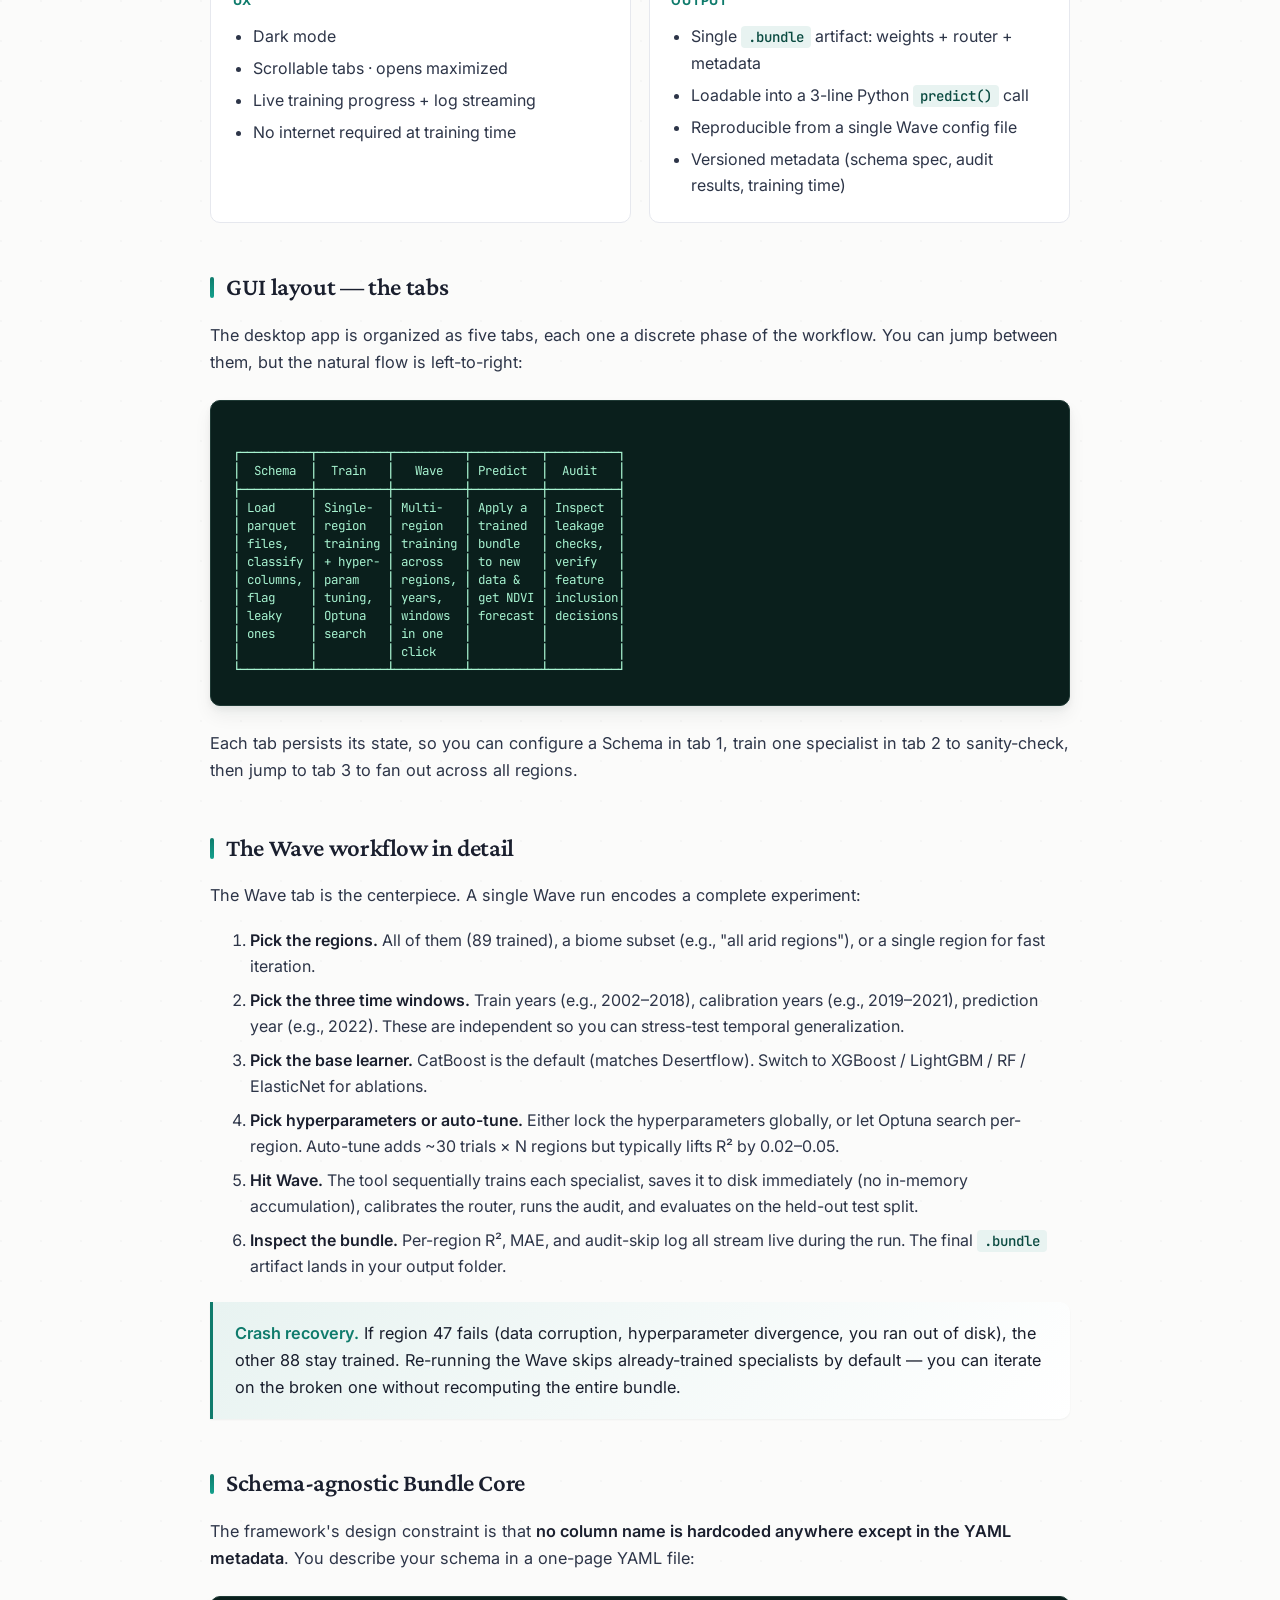
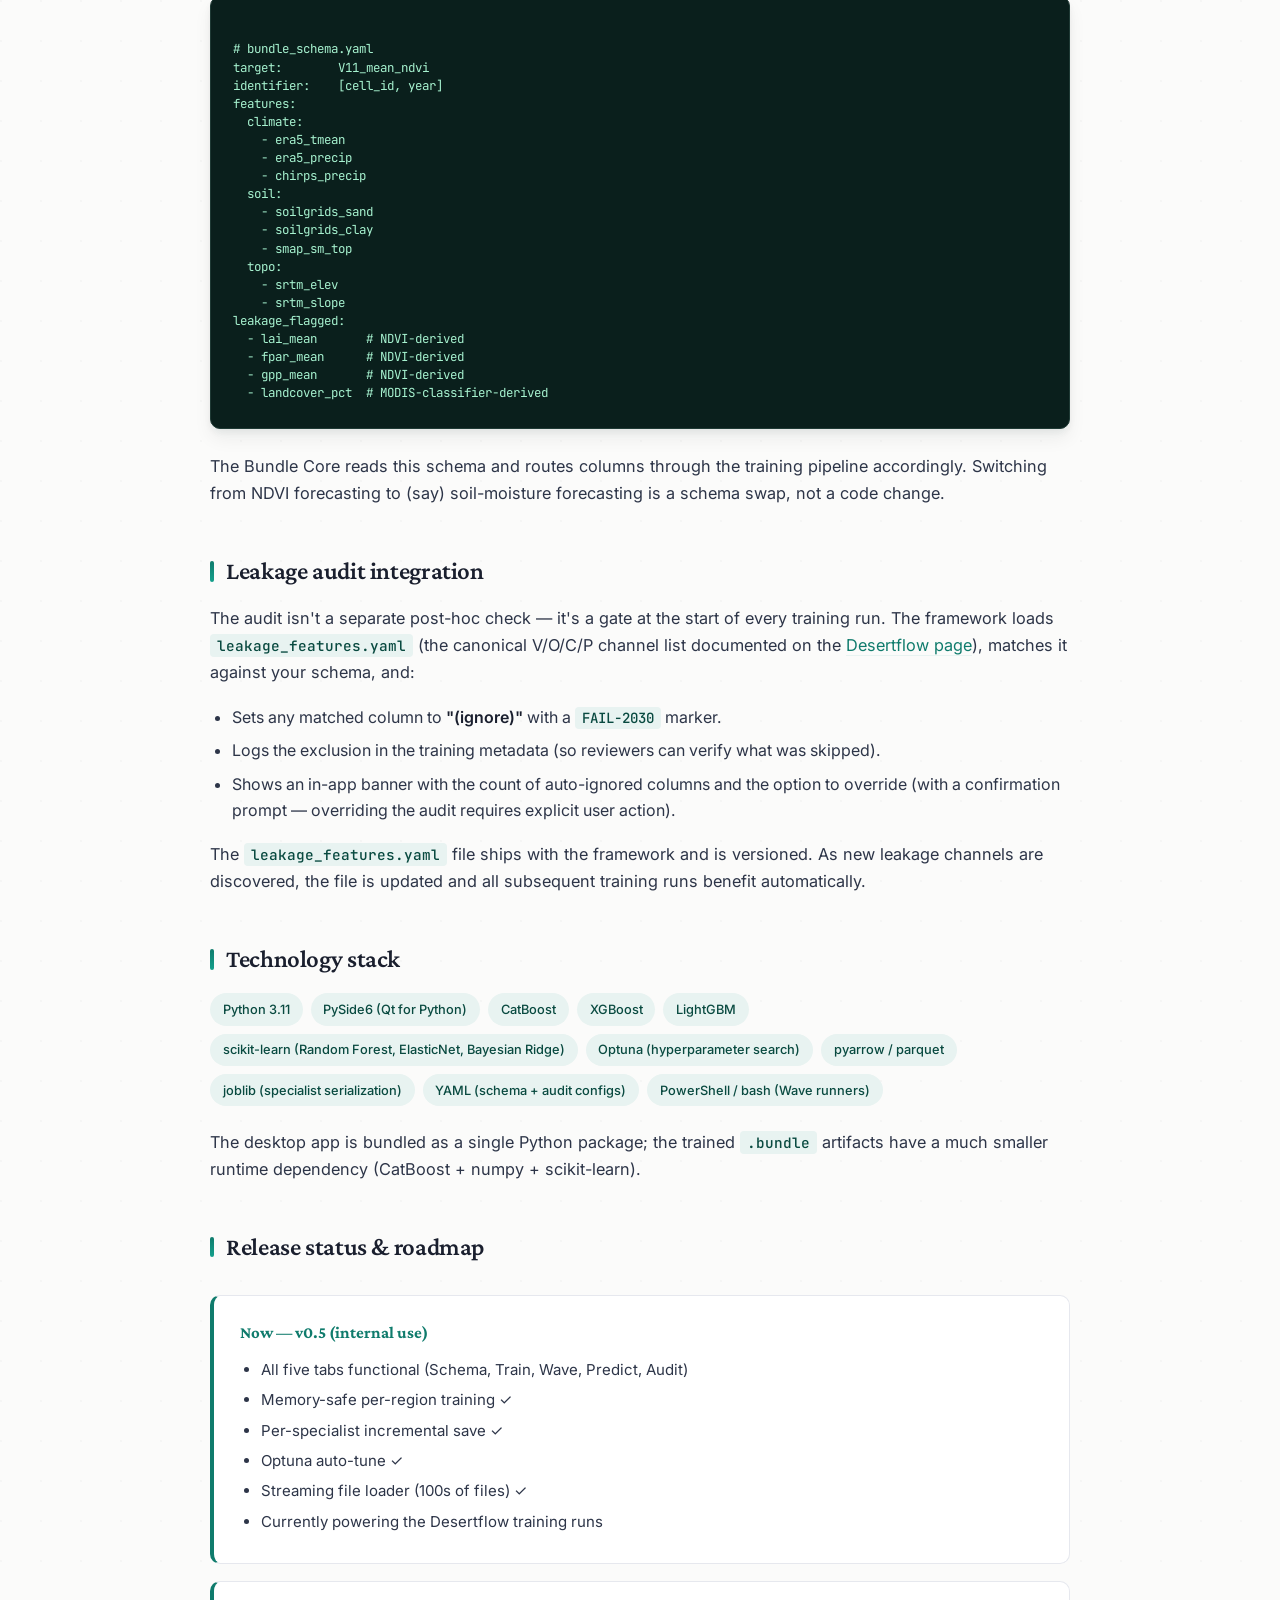
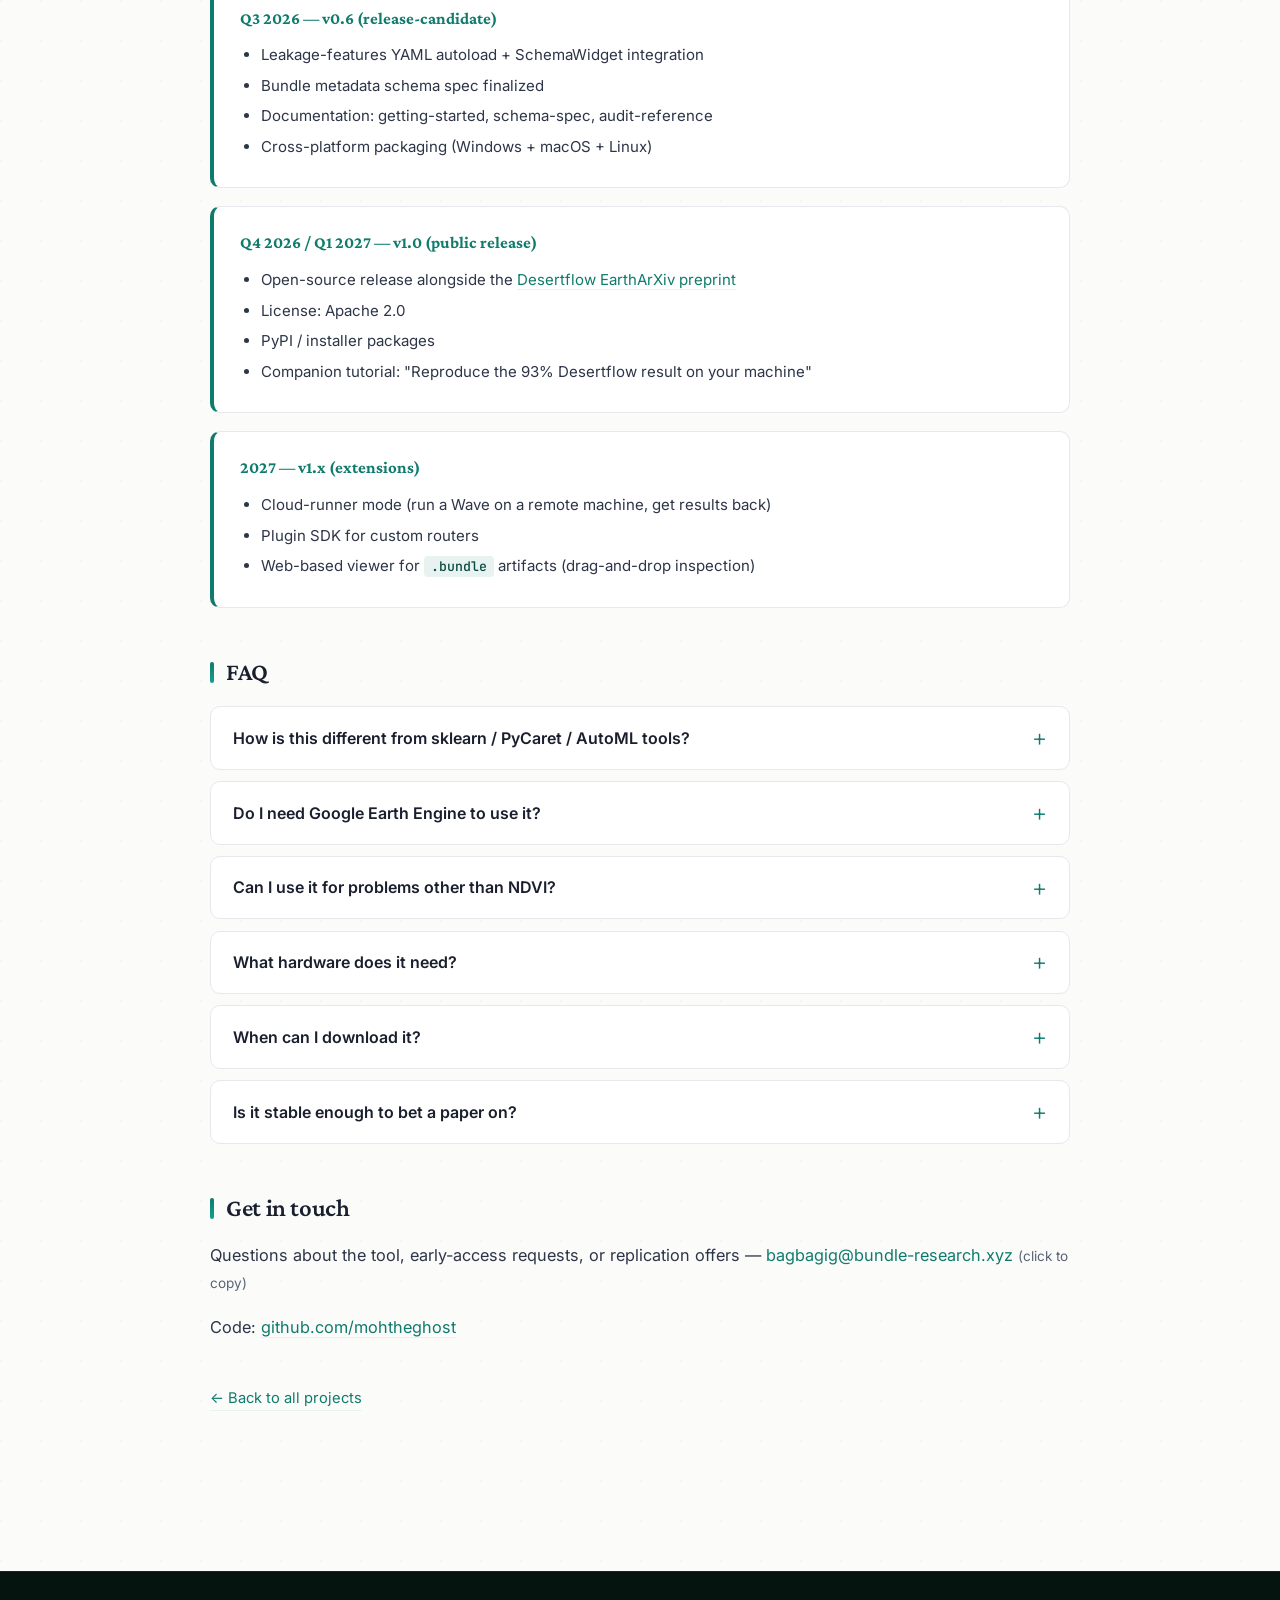
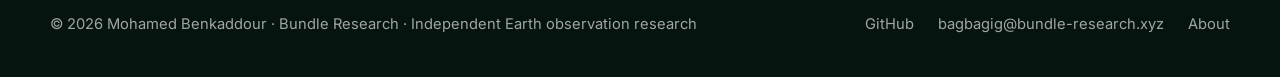
<file: bundle-framework.html>
<!doctype html>
<html lang="en">
<head>
<meta charset="utf-8">
<meta name="viewport" content="width=device-width,initial-scale=1">
<title>Bundle Framework — The Desktop Tool Behind Desertflow</title>
<meta name="description" content="Open-source PySide6 desktop GUI for leakage-audited per-region machine learning. The tool used to build the 93%-accurate Desertflow NDVI forecasting framework — now packaged for anyone.">

<link rel="icon" type="image/svg+xml" href="favicon.svg">

<meta property="og:type" content="article">
<meta property="og:url" content="https://bundle-research.xyz/bundle-framework.html">
<meta property="og:title" content="Bundle Framework — Per-Region ML Without the Pipeline Code">
<meta property="og:description" content="The PySide6 desktop tool used to build the 93%-accurate Desertflow framework. Schema-agnostic, Wave-parallel, leakage-audit built in.">
<meta property="og:site_name" content="Bundle Research">
<meta name="twitter:card" content="summary_large_image">
<meta name="twitter:title" content="Bundle Framework — Per-Region ML Without the Pipeline Code">
<meta name="twitter:description" content="The PySide6 desktop tool used to build the 93%-accurate Desertflow framework.">

<!-- Google Fonts -->
<link rel="preconnect" href="https://fonts.googleapis.com">
<link rel="preconnect" href="https://fonts.gstatic.com" crossorigin>
<link href="https://fonts.googleapis.com/css2?family=Inter:wght@400;500;600;700&family=Crimson+Pro:ital,wght@0,400;0,500;0,600;1,400&family=JetBrains+Mono:wght@400;500;700&display=swap" rel="stylesheet">

<link rel="stylesheet" href="style.css">
<!-- Link preview picture (WhatsApp, email, social) -->
<meta property="og:image" content="https://bundle-research.xyz/images/og-card.jpg">
<meta property="og:image:width" content="1200">
<meta property="og:image:height" content="630">
<meta property="og:image:alt" content="Bundle Research — Mohamed Benkaddour: forecasting tools for the environment">
<meta name="twitter:image" content="https://bundle-research.xyz/images/og-card.jpg">
</head>
<body>

<nav class="nav">
  <div class="nav-inner">
    <a href="/" class="nav-brand">Bundle Research</a>
    <ul class="nav-links">
      <li><a href="/">Home</a></li>
      <li><a href="/research.html">Research</a></li>
      <li><a href="/publications.html">Papers</a></li>
      <li><a href="/games/">Games</a></li>
      <li><a href="/#projects" class="active">Projects</a></li>
      <li><a href="/#education">Education</a></li>
      <li><a href="/about.html">About</a></li>
      <li><a href="#contact-footer">Contact</a></li>
    </ul>
  </div>
</nav>

<header class="hero-project hero-project-tool">
  <div class="container-narrow">
    <span class="badge badge-mono">Open-source · PySide6 · Pre-release</span>
    <h1>Per-region ML without the <span class="hero-spark">pipeline code</span></h1>
    <p class="lede">Bundle Framework is the desktop tool that produced the <a href="desertflow.html" style="color:inherit;text-decoration:underline">93%-accurate Desertflow framework</a> — now being packaged so anyone can run leakage-audited per-region machine learning on their own regions and drivers, without writing the pipeline plumbing.</p>
    <div class="ctas">
      <a class="btn btn-primary" href="#features">See the features ↓</a>
      <a class="btn btn-secondary" href="https://github.com/mohtheghost">GitHub →</a>
    </div>
  </div>
</header>

<main class="container-narrow content">

<div class="stats">
  <div class="stat" data-reveal><div class="stat-num" data-counter-target="89">89</div><div class="stat-label">Specialists trained in one click</div></div>
  <div class="stat" data-reveal data-reveal-delay="1"><div class="stat-num" data-counter-target="133">133</div><div class="stat-label">Regions supported per Wave run</div></div>
  <div class="stat" data-reveal data-reveal-delay="2"><div class="stat-num" data-counter-target="5">5</div><div class="stat-label">ML algorithms supported (CatBoost / XGBoost / LightGBM / RF / ElasticNet)</div></div>
  <div class="stat" data-reveal data-reveal-delay="3"><div class="stat-num" data-counter-target="0">0</div><div class="stat-label">Lines of pipeline code to write</div></div>
</div>

<div class="status-row">
  <span class="dot"></span>
  <span><strong>Pre-release · Active development</strong> · Internal use complete on the Desertflow bundle · Open-source release planned alongside the EarthArXiv preprint (Q4 2026 / Q1 2027)</span>
</div>

<!-- ★ HEADLINE ACHIEVEMENT — what the tool does in one image -->
<section class="headline-banner headline-banner-tool" id="headline" data-reveal>
  <div class="headline-banner-eyebrow">
    <span class="dot"></span>
    What it does
  </div>
  <div class="headline-banner-main">
    <div class="headline-banner-big">
      <span class="headline-banner-num">1</span>
      <span class="headline-banner-tag">Workflow</span>
    </div>
    <div class="headline-banner-text">
      <h2 class="headline-banner-title">From raw parquet to leakage-audited predictions — without writing pipeline code</h2>
      <p>Point the GUI at your per-region data files. Pick which features to use (the schema widget tells you which ones are leaky). Hit <strong>Wave</strong>. The tool trains a specialist per region, calibrates the router, evaluates on a held-out test split, and writes a bundle artifact you can load anywhere.</p>
      <p class="headline-banner-fine">The same tool produced every number on the <a href="desertflow.html" style="color:#f9d976">Desertflow page</a>. Re-running it on different regions or different drivers is a Wave configuration change — not a code change.</p>
    </div>
  </div>
</section>

<!-- ★ THREE PILLARS — what's distinctive about the tool -->
<section class="achievement-pillars" data-reveal>
  <h2 class="section-title section-title-center">What makes it different from a notebook</h2>
  <div class="pillar-grid">

    <article class="pillar-card pillar-card-2">
      <div class="pillar-icon">⚙</div>
      <h3 class="pillar-title">Schema-agnostic</h3>
      <p>The Bundle Core doesn't hardcode columns. Bring your own regions, your own driver matrix, your own target. The schema widget reads your parquet headers, classifies each column as <strong>feature / target / identifier / leakage-flagged</strong>, and you click through to confirm.</p>
      <div class="pillar-stat"><strong>0</strong><span> framework files to edit when your schema changes</span></div>
    </article>

    <article class="pillar-card pillar-card-1">
      <div class="pillar-icon">⌘</div>
      <h3 class="pillar-title">Wave workflow</h3>
      <p>One <strong>Wave</strong> configuration fans out across hundreds of regions, training years, and calibration windows in a single deterministic pipeline run. Per-specialist crash recovery: if specialist #47 dies, you re-run just that one — the other 88 stay trained.</p>
      <div class="pillar-stat"><strong>3</strong><span> time windows (train / cal / predict) configurable per Wave</span></div>
    </article>

    <article class="pillar-card pillar-card-3">
      <div class="pillar-icon">🔍</div>
      <h3 class="pillar-title">Leakage audit built in</h3>
      <p>Every column is checked against the published <code>leakage_features.yaml</code> at training time. Matched columns are auto-set to <em>"(ignore)"</em> with a FAIL-2030 marker, and a banner alerts you. The same <strong>V/O/C/P audit</strong> that runs in Desertflow ships as a first-class GUI feature.</p>
      <div class="pillar-stat"><strong>4</strong><span> leakage channels caught automatically (V/O/C/P)</span></div>
    </article>

  </div>
</section>

<!-- ★ WHO IT'S FOR -->
<section class="world-impact" data-reveal>
  <h2 class="section-title section-title-center">Who it's for</h2>
  <p class="section-subtitle section-subtitle-center">Anyone running per-region prediction problems where one global model would smooth over what's actually happening in each place.</p>

  <div class="impact-grid">
    <div class="impact-stat">
      <div class="impact-num">EO</div>
      <div class="impact-label">Remote-sensing researchers studying vegetation, fire, soil moisture, surface temperature, or any per-region variable</div>
    </div>
    <div class="impact-stat">
      <div class="impact-num">ML</div>
      <div class="impact-label">Practitioners working on geographic prediction problems who need leakage-safe cross-region validation</div>
    </div>
    <div class="impact-stat">
      <div class="impact-num">EDU</div>
      <div class="impact-label">Students learning per-region modeling who want a teaching tool that enforces methodology, not just metrics</div>
    </div>
    <div class="impact-stat">
      <div class="impact-num">REPRO</div>
      <div class="impact-label">Reviewers and replication researchers verifying Desertflow's results — the tool is the same one we used</div>
    </div>
  </div>

  <div class="impact-why">
    <h3>What this replaces</h3>
    <ul>
      <li><strong>Ad-hoc Jupyter notebooks</strong> that train one specialist at a time, accumulate state across cells, and silently leak features between train and test splits.</li>
      <li><strong>One-off training scripts</strong> with hardcoded column names that break the moment your driver list changes.</li>
      <li><strong>Pipeline orchestration boilerplate</strong> — task graphs, retries, partial-failure recovery — that every team writes from scratch.</li>
      <li><strong>Manual leakage checking</strong> — the kind of audit that gets skipped under deadline pressure and ends up in published papers as inflated R² values.</li>
    </ul>
  </div>
</section>

<!-- ★ PLAIN-ENGLISH HOW IT WORKS -->
<section class="plain-english" data-reveal>
  <h2 class="section-title section-title-center">How a Wave runs, end to end</h2>
  <div class="explainer-grid">

    <div class="explainer-card">
      <div class="explainer-step">Step 1</div>
      <h3>Load your data</h3>
      <p>Point the streaming file loader at a folder of parquet files (one per region, or one big file with a region column). It handles hundreds of files without memory blowup. The schema widget shows what's there.</p>
    </div>

    <div class="explainer-card">
      <div class="explainer-step">Step 2</div>
      <h3>Configure the Wave</h3>
      <p>Pick your train years, calibration years, and prediction years (three separate windows). Pick your base learner (CatBoost / XGBoost / LightGBM / RF / ElasticNet). Pick your hyperparameters — or hit <strong>Auto-tune</strong> and let Optuna run ~30 trials per region.</p>
    </div>

    <div class="explainer-card">
      <div class="explainer-step">Step 3</div>
      <h3>Hit Wave, get a bundle</h3>
      <p>The tool trains each specialist in isolation, saves them incrementally (so a crash on region 47 doesn't kill the other 88), calibrates the router, runs the leakage audit, evaluates on the held-out test split, and writes a single <code>.bundle</code> file you can load anywhere.</p>
    </div>

  </div>
  <p class="plain-english-tldr"><strong>TL;DR:</strong> Drop parquet in. Click which features to use. Hit Wave. Get a leakage-audited per-region ML system in one artifact — no pipeline code written.</p>
</section>

<!-- TABLE OF CONTENTS (simple list, not the circular revolver) -->
<nav class="toc" aria-label="Page sections">
  <div class="toc-title">On this page</div>
  <ol>
    <li><a href="#features">Feature overview</a></li>
    <li><a href="#tabs">GUI layout (the tabs)</a></li>
    <li><a href="#wave">The Wave workflow in detail</a></li>
    <li><a href="#schema">Schema-agnostic Bundle Core</a></li>
    <li><a href="#audit">Leakage audit integration</a></li>
    <li><a href="#stack">Technology stack</a></li>
    <li><a href="#release">Release status &amp; roadmap</a></li>
    <li><a href="#faq">FAQ</a></li>
  </ol>
</nav>

<h2 id="features">Feature overview</h2>
<p>Bundle Framework v0.5 (the current internal build) wraps the per-region ML workflow that Desertflow's methodology requires. The headline features:</p>

<div class="module-grid">
  <div class="module-group">
    <div class="module-title">Data loading</div>
    <ul>
      <li>Streaming parquet loader (handles 100s of files / 100s of GB)</li>
      <li>Auto-detection of region column, year column, target column</li>
      <li>Schema widget with leakage-flag warnings</li>
      <li>Custom driver YAML per region</li>
    </ul>
  </div>
  <div class="module-group">
    <div class="module-title">Training</div>
    <ul>
      <li>CatBoost / XGBoost / LightGBM / Random Forest / ElasticNet</li>
      <li>Full hyperparameter control (CatBoost: all 30+ params exposed)</li>
      <li>Optuna auto-tune (~30 trials per region, parallel-safe)</li>
      <li>Memory-safe per-region training (no 26+ GiB OOM)</li>
      <li>Per-specialist incremental save (crash recovery)</li>
    </ul>
  </div>
  <div class="module-group">
    <div class="module-title">Wave workflow</div>
    <ul>
      <li>Three independent time windows: train / cal / predict</li>
      <li>Fan out across N regions in one config</li>
      <li>Per-region progress + status streaming</li>
      <li>Resume-from-checkpoint after partial failure</li>
    </ul>
  </div>
  <div class="module-group">
    <div class="module-title">Validation &amp; audit</div>
    <ul>
      <li>Leakage-features YAML auto-applied at training time</li>
      <li>FAIL-2030 marker on auto-ignored columns</li>
      <li>Per-cell + per-region R² / MAE reporting</li>
      <li>Cross-continental held-out evaluation harness</li>
    </ul>
  </div>
  <div class="module-group">
    <div class="module-title">UX</div>
    <ul>
      <li>Dark mode</li>
      <li>Scrollable tabs · opens maximized</li>
      <li>Live training progress + log streaming</li>
      <li>No internet required at training time</li>
    </ul>
  </div>
  <div class="module-group">
    <div class="module-title">Output</div>
    <ul>
      <li>Single <code>.bundle</code> artifact: weights + router + metadata</li>
      <li>Loadable into a 3-line Python <code>predict()</code> call</li>
      <li>Reproducible from a single Wave config file</li>
      <li>Versioned metadata (schema spec, audit results, training time)</li>
    </ul>
  </div>
</div>

<h2 id="tabs">GUI layout — the tabs</h2>
<p>The desktop app is organized as five tabs, each one a discrete phase of the workflow. You can jump between them, but the natural flow is left-to-right:</p>

<div class="diagram">
┌──────────┬──────────┬──────────┬──────────┬──────────┐
│  Schema  │  Train   │   Wave   │ Predict  │  Audit   │
├──────────┼──────────┼──────────┼──────────┼──────────┤
│ Load     │ Single-  │ Multi-   │ Apply a  │ Inspect  │
│ parquet  │ region   │ region   │ trained  │ leakage  │
│ files,   │ training │ training │ bundle   │ checks,  │
│ classify │ + hyper- │ across   │ to new   │ verify   │
│ columns, │ param    │ regions, │ data &   │ feature  │
│ flag     │ tuning,  │ years,   │ get NDVI │ inclusion│
│ leaky    │ Optuna   │ windows  │ forecast │ decisions│
│ ones     │ search   │ in one   │          │          │
│          │          │ click    │          │          │
└──────────┴──────────┴──────────┴──────────┴──────────┘
</div>

<p>Each tab persists its state, so you can configure a Schema in tab 1, train one specialist in tab 2 to sanity-check, then jump to tab 3 to fan out across all regions.</p>

<h2 id="wave">The Wave workflow in detail</h2>
<p>The Wave tab is the centerpiece. A single Wave run encodes a complete experiment:</p>

<ol>
  <li><strong>Pick the regions.</strong> All of them (89 trained), a biome subset (e.g., "all arid regions"), or a single region for fast iteration.</li>
  <li><strong>Pick the three time windows.</strong> Train years (e.g., 2002–2018), calibration years (e.g., 2019–2021), prediction year (e.g., 2022). These are independent so you can stress-test temporal generalization.</li>
  <li><strong>Pick the base learner.</strong> CatBoost is the default (matches Desertflow). Switch to XGBoost / LightGBM / RF / ElasticNet for ablations.</li>
  <li><strong>Pick hyperparameters or auto-tune.</strong> Either lock the hyperparameters globally, or let Optuna search per-region. Auto-tune adds ~30 trials × N regions but typically lifts R² by 0.02–0.05.</li>
  <li><strong>Hit Wave.</strong> The tool sequentially trains each specialist, saves it to disk immediately (no in-memory accumulation), calibrates the router, runs the audit, and evaluates on the held-out test split.</li>
  <li><strong>Inspect the bundle.</strong> Per-region R², MAE, and audit-skip log all stream live during the run. The final <code>.bundle</code> artifact lands in your output folder.</li>
</ol>

<div class="highlight">
  <strong>Crash recovery.</strong> If region 47 fails (data corruption, hyperparameter divergence, you ran out of disk), the other 88 stay trained. Re-running the Wave skips already-trained specialists by default — you can iterate on the broken one without recomputing the entire bundle.
</div>

<h2 id="schema">Schema-agnostic Bundle Core</h2>
<p>The framework's design constraint is that <strong>no column name is hardcoded anywhere except in the YAML metadata</strong>. You describe your schema in a one-page YAML file:</p>

<div class="diagram">
# bundle_schema.yaml
target:        V11_mean_ndvi
identifier:    [cell_id, year]
features:
  climate:
    - era5_tmean
    - era5_precip
    - chirps_precip
  soil:
    - soilgrids_sand
    - soilgrids_clay
    - smap_sm_top
  topo:
    - srtm_elev
    - srtm_slope
leakage_flagged:
  - lai_mean       # NDVI-derived
  - fpar_mean      # NDVI-derived
  - gpp_mean       # NDVI-derived
  - landcover_pct  # MODIS-classifier-derived
</div>

<p>The Bundle Core reads this schema and routes columns through the training pipeline accordingly. Switching from NDVI forecasting to (say) soil-moisture forecasting is a schema swap, not a code change.</p>

<h2 id="audit">Leakage audit integration</h2>
<p>The audit isn't a separate post-hoc check — it's a gate at the start of every training run. The framework loads <code>leakage_features.yaml</code> (the canonical V/O/C/P channel list documented on the <a href="desertflow.html#leakage">Desertflow page</a>), matches it against your schema, and:</p>

<ul>
  <li>Sets any matched column to <strong>"(ignore)"</strong> with a <code>FAIL-2030</code> marker.</li>
  <li>Logs the exclusion in the training metadata (so reviewers can verify what was skipped).</li>
  <li>Shows an in-app banner with the count of auto-ignored columns and the option to override (with a confirmation prompt — overriding the audit requires explicit user action).</li>
</ul>

<p>The <code>leakage_features.yaml</code> file ships with the framework and is versioned. As new leakage channels are discovered, the file is updated and all subsequent training runs benefit automatically.</p>

<h2 id="stack">Technology stack</h2>
<div class="chips">
  <span class="chip">Python 3.11</span>
  <span class="chip">PySide6 (Qt for Python)</span>
  <span class="chip">CatBoost</span>
  <span class="chip">XGBoost</span>
  <span class="chip">LightGBM</span>
  <span class="chip">scikit-learn (Random Forest, ElasticNet, Bayesian Ridge)</span>
  <span class="chip">Optuna (hyperparameter search)</span>
  <span class="chip">pyarrow / parquet</span>
  <span class="chip">joblib (specialist serialization)</span>
  <span class="chip">YAML (schema + audit configs)</span>
  <span class="chip">PowerShell / bash (Wave runners)</span>
</div>

<p>The desktop app is bundled as a single Python package; the trained <code>.bundle</code> artifacts have a much smaller runtime dependency (CatBoost + numpy + scikit-learn).</p>

<h2 id="release">Release status &amp; roadmap</h2>

<div class="roadmap">
  <div class="roadmap-phase">
    <div class="roadmap-phase-title">Now — v0.5 (internal use)</div>
    <ul>
      <li>All five tabs functional (Schema, Train, Wave, Predict, Audit)</li>
      <li>Memory-safe per-region training ✓</li>
      <li>Per-specialist incremental save ✓</li>
      <li>Optuna auto-tune ✓</li>
      <li>Streaming file loader (100s of files) ✓</li>
      <li>Currently powering the Desertflow training runs</li>
    </ul>
  </div>
  <div class="roadmap-phase">
    <div class="roadmap-phase-title">Q3 2026 — v0.6 (release-candidate)</div>
    <ul>
      <li>Leakage-features YAML autoload + SchemaWidget integration</li>
      <li>Bundle metadata schema spec finalized</li>
      <li>Documentation: getting-started, schema-spec, audit-reference</li>
      <li>Cross-platform packaging (Windows + macOS + Linux)</li>
    </ul>
  </div>
  <div class="roadmap-phase">
    <div class="roadmap-phase-title">Q4 2026 / Q1 2027 — v1.0 (public release)</div>
    <ul>
      <li>Open-source release alongside the <a href="desertflow.html">Desertflow EarthArXiv preprint</a></li>
      <li>License: Apache 2.0</li>
      <li>PyPI / installer packages</li>
      <li>Companion tutorial: "Reproduce the 93% Desertflow result on your machine"</li>
    </ul>
  </div>
  <div class="roadmap-phase">
    <div class="roadmap-phase-title">2027 — v1.x (extensions)</div>
    <ul>
      <li>Cloud-runner mode (run a Wave on a remote machine, get results back)</li>
      <li>Plugin SDK for custom routers</li>
      <li>Web-based viewer for <code>.bundle</code> artifacts (drag-and-drop inspection)</li>
    </ul>
  </div>
</div>

<h2 id="faq">FAQ</h2>

<details class="faq">
  <summary>How is this different from sklearn / PyCaret / AutoML tools?</summary>
  <p>Most AutoML tools train one model on one dataset. Bundle Framework is built around the <strong>per-region</strong> case: one specialist per region, combined by a router that handles new regions. It also enforces a leakage audit by default, which AutoML tools generally don't. If your problem is "one model, one dataset," you don't need this — use sklearn. If your problem is "133 regions, each with its own response curve, and I need it to generalize to a 134th region," this is what you want.</p>
</details>

<details class="faq">
  <summary>Do I need Google Earth Engine to use it?</summary>
  <p>No. Earth Engine is only used to <em>fetch</em> the per-region driver data in the Desertflow project. Once you have parquet files (from any source — EE, your own sensors, a public dataset), the framework runs entirely offline. You only need EE if you want to reproduce Desertflow's exact data pipeline.</p>
</details>

<details class="faq">
  <summary>Can I use it for problems other than NDVI?</summary>
  <p>Yes — that's the schema-agnostic design's whole point. The framework doesn't know what NDVI is; it knows what a target column is. Soil moisture, surface temperature, fire risk, crop yield — anything where per-region specialists make sense as a modeling approach.</p>
</details>

<details class="faq">
  <summary>What hardware does it need?</summary>
  <p>The Desertflow Wave (89 specialists × 22 years × ~33 features) trains in a few hours on a laptop with 16 GB RAM. Auto-tune (Optuna ~30 trials per specialist) takes substantially longer — typically overnight. The framework is memory-safe; it streams data per-region rather than loading everything at once.</p>
</details>

<details class="faq">
  <summary>When can I download it?</summary>
  <p>Open-source release is planned for Q4 2026 / Q1 2027, alongside the Desertflow EarthArXiv preprint. If you're a researcher who wants early access for a specific replication or extension, email <button class="copy-link" onclick="copyEmail(this)">bagbagig@bundle-research.xyz</button> and I'll arrange it.</p>
</details>

<details class="faq">
  <summary>Is it stable enough to bet a paper on?</summary>
  <p>The internal v0.5 has been used to produce every number on the <a href="desertflow.html">Desertflow page</a>, including the 93% headline. The API surface will stabilize in v0.6; v1.0 will be the version we recommend for external replication. Until then, treat it as research-grade software: it works, but expect rough edges.</p>
</details>

<h2>Get in touch</h2>
<p>Questions about the tool, early-access requests, or replication offers — <button class="copy-link" onclick="copyEmail(this)">bagbagig@bundle-research.xyz</button> <span style="color:var(--muted);font-size:.85rem">(click to copy)</span></p>
<p>Code: <a href="https://github.com/mohtheghost">github.com/mohtheghost</a></p>

<a href="/" class="back-link">← Back to all projects</a>

</main>

<footer>
  <div class="footer-inner">
    <span>© 2026 Mohamed Benkaddour · Bundle Research · Independent Earth observation research</span>
    <div class="footer-links">
      <a href="https://github.com/mohtheghost">GitHub</a>
      <a href="#" id="contact-footer" onclick="copyEmail(this);return false;">bagbagig@bundle-research.xyz</a>
      <a href="about.html">About</a>
    </div>
  </div>
</footer>

<script>
  function copyEmail(el){
    navigator.clipboard.writeText('bagbagig@bundle-research.xyz').then(()=>{
      const orig=el.innerHTML;
      el.innerHTML='✓ Copied!';
      el.classList.add('copied');
      setTimeout(()=>{el.innerHTML=orig;el.classList.remove('copied')},2000);
    });
  }
</script>

<!-- Scroll reveals + animated stat counters + nav-on-scroll shadow -->
<script src="effects.js" defer></script>

<!-- Cloudflare Web Analytics -->
<script defer src='https://static.cloudflareinsights.com/beacon.min.js' data-cf-beacon='{"token": "4aaf0ee4234e476abf6fdd8727459ccf"}'></script>

</body>
</html>
</file>
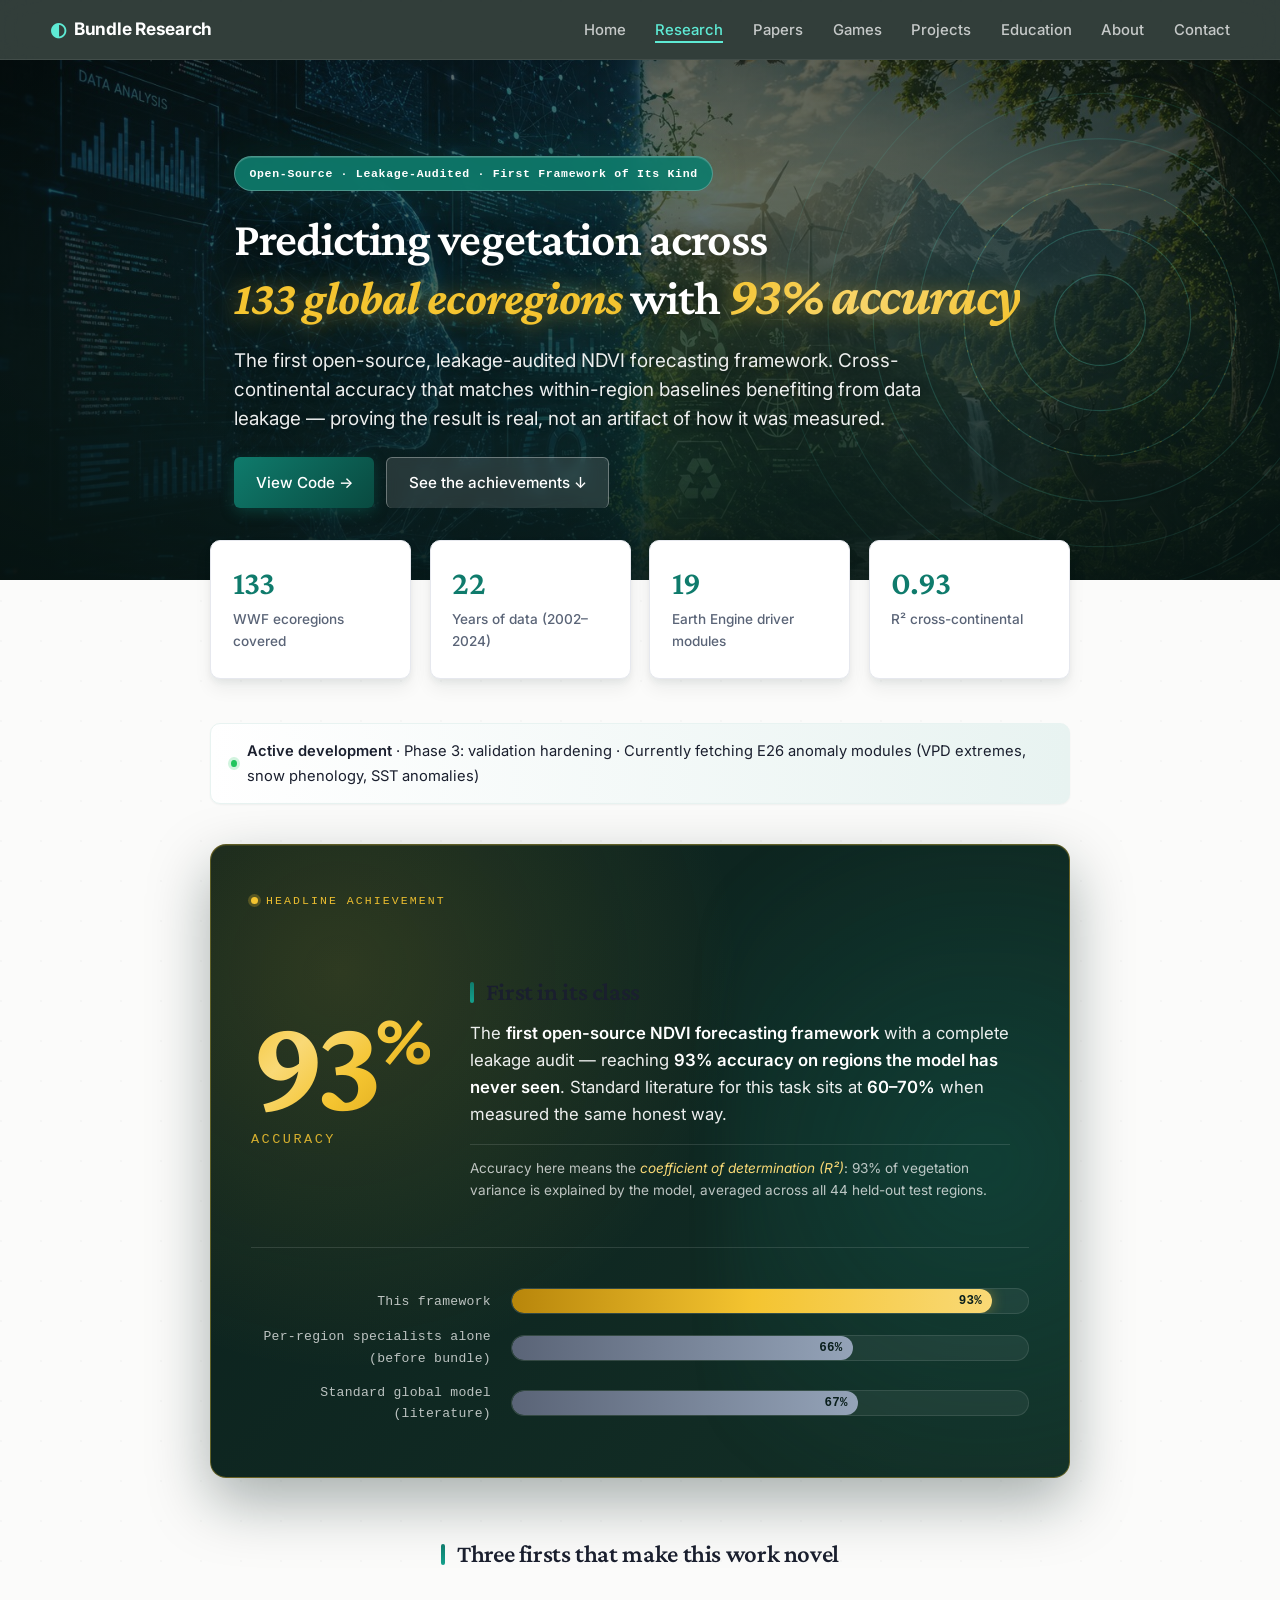
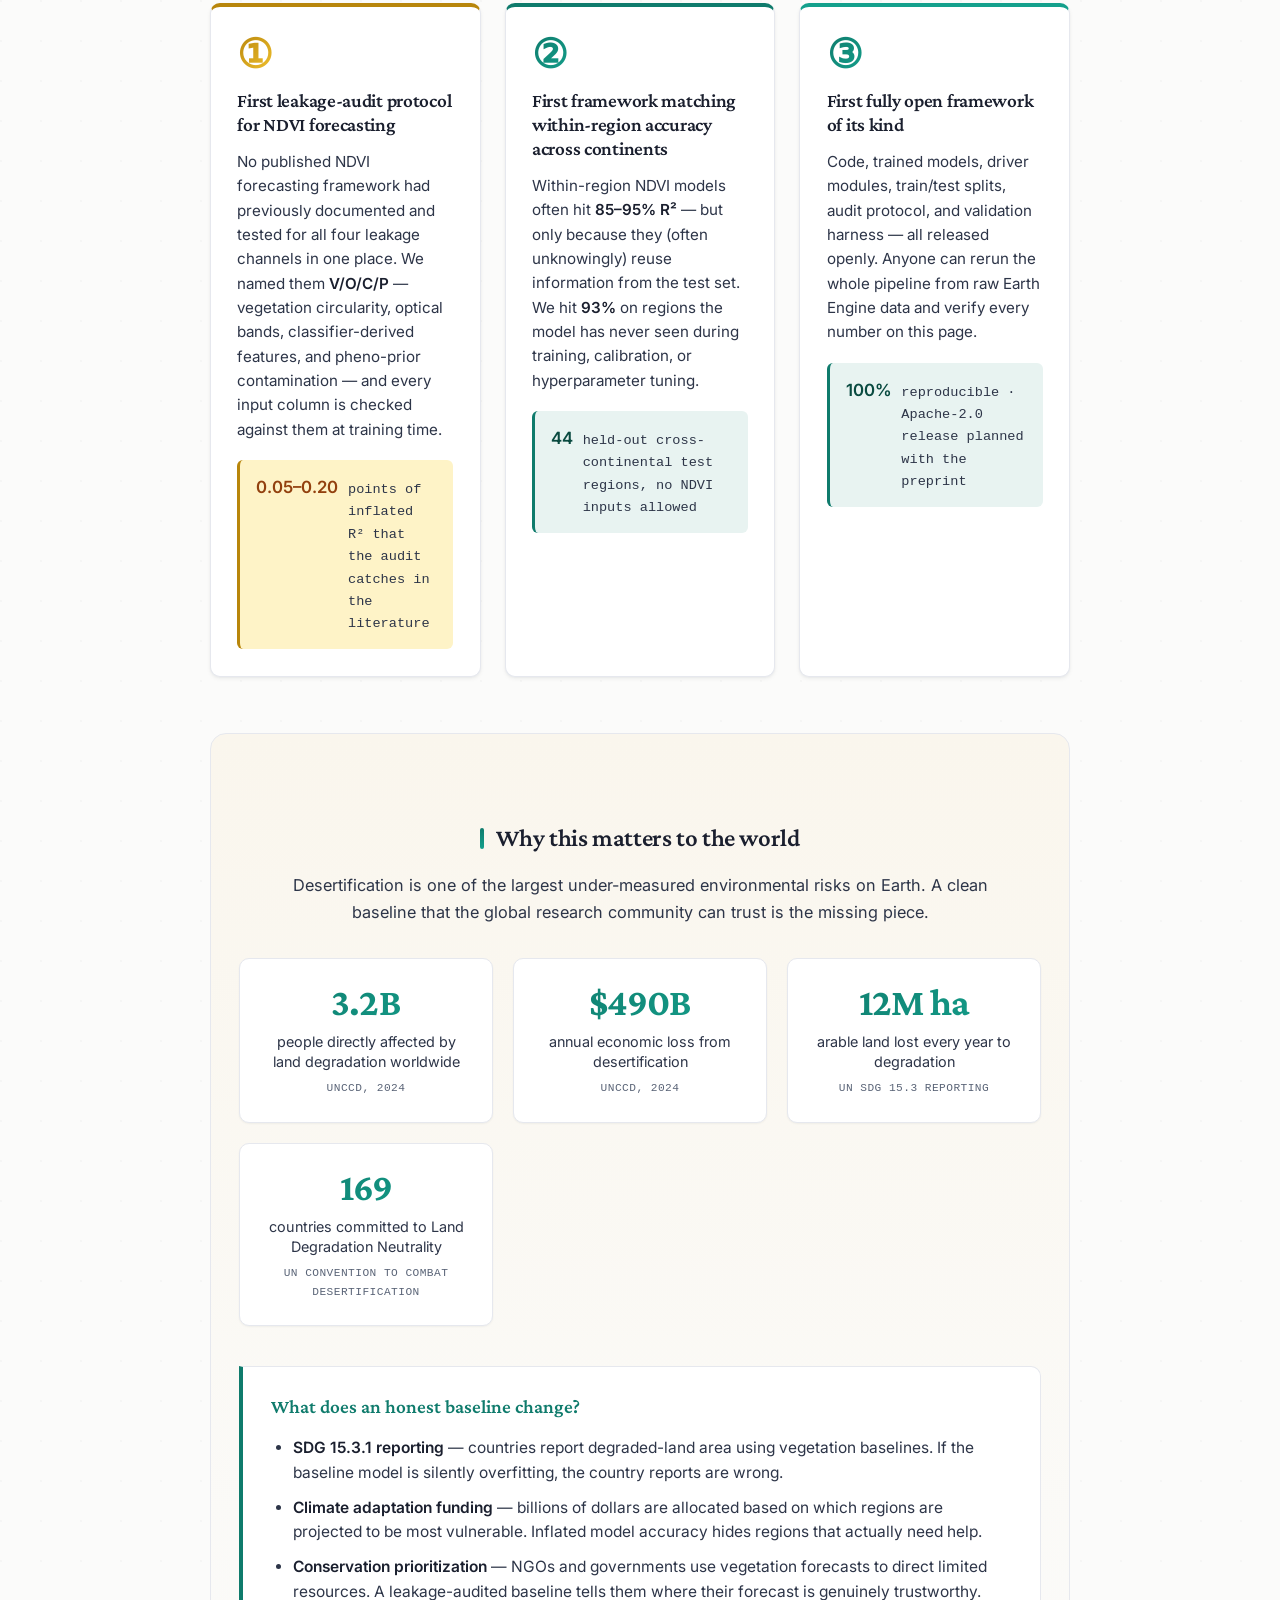
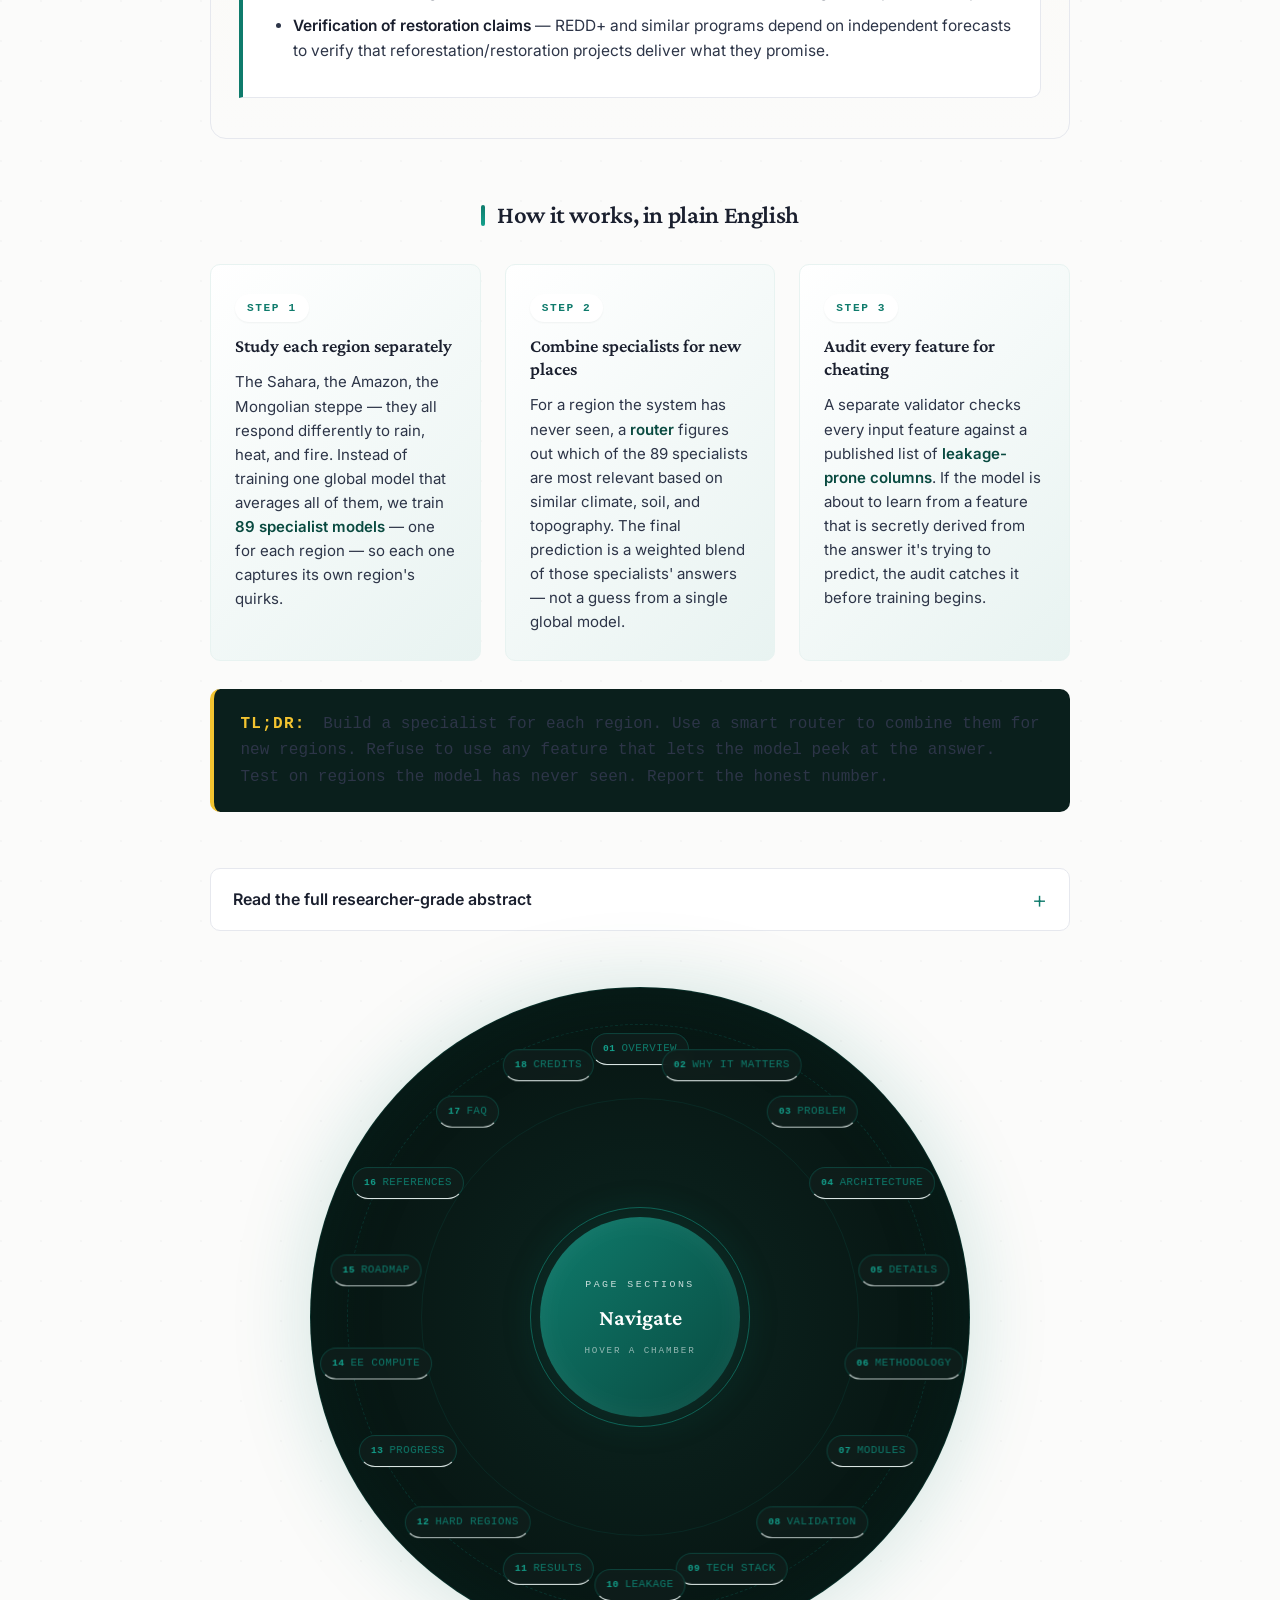
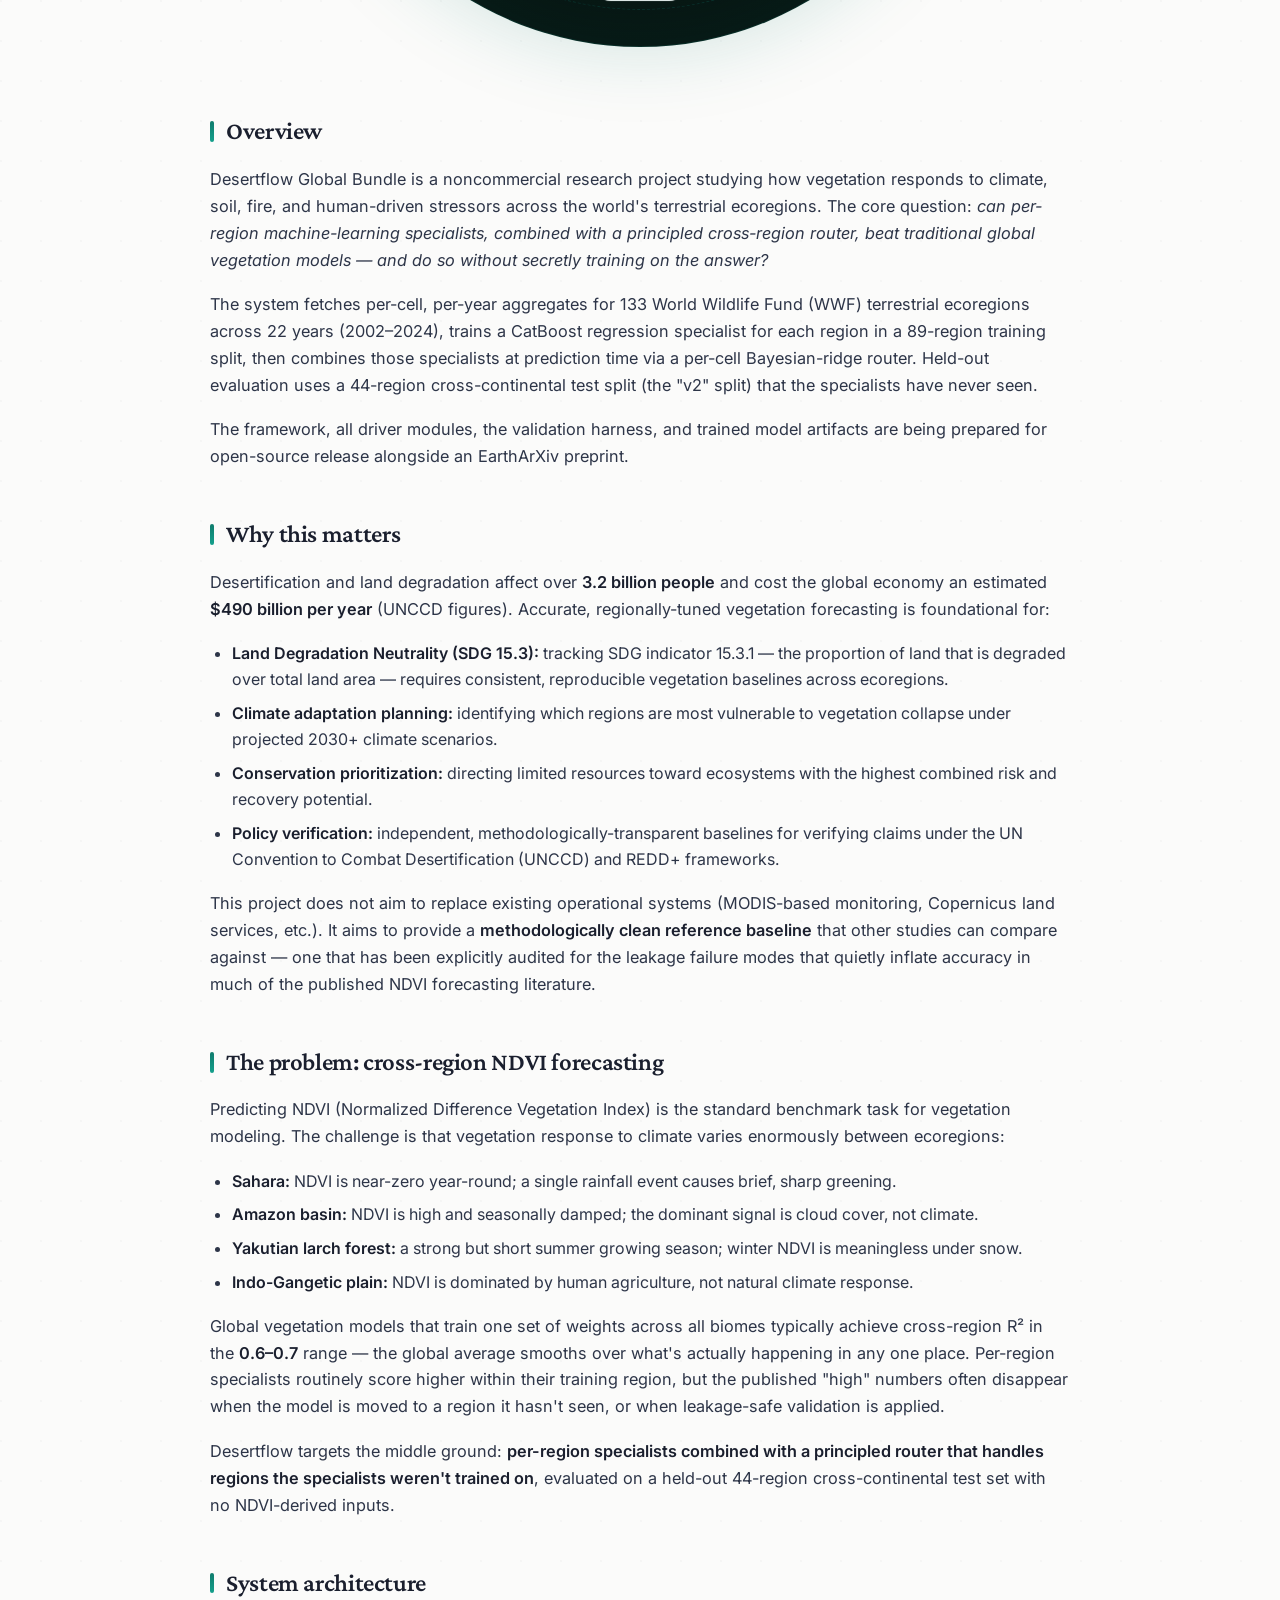
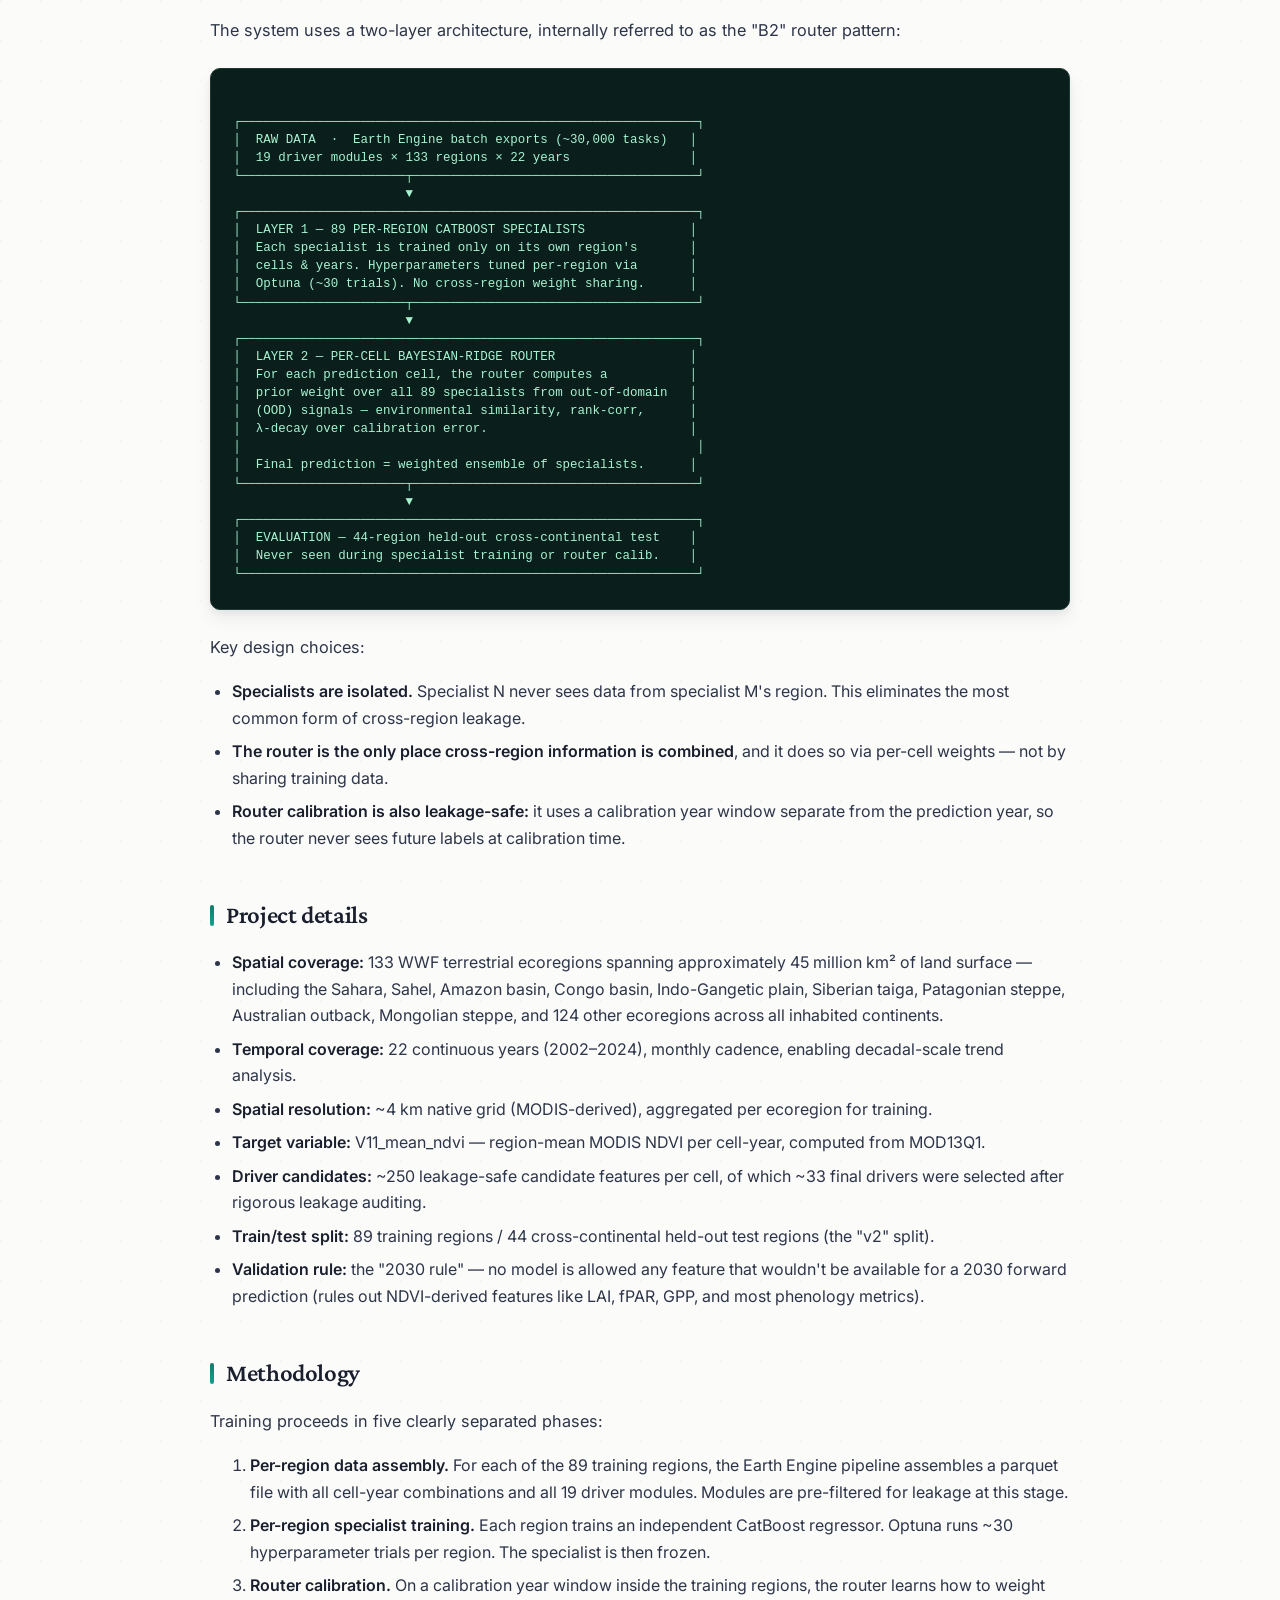
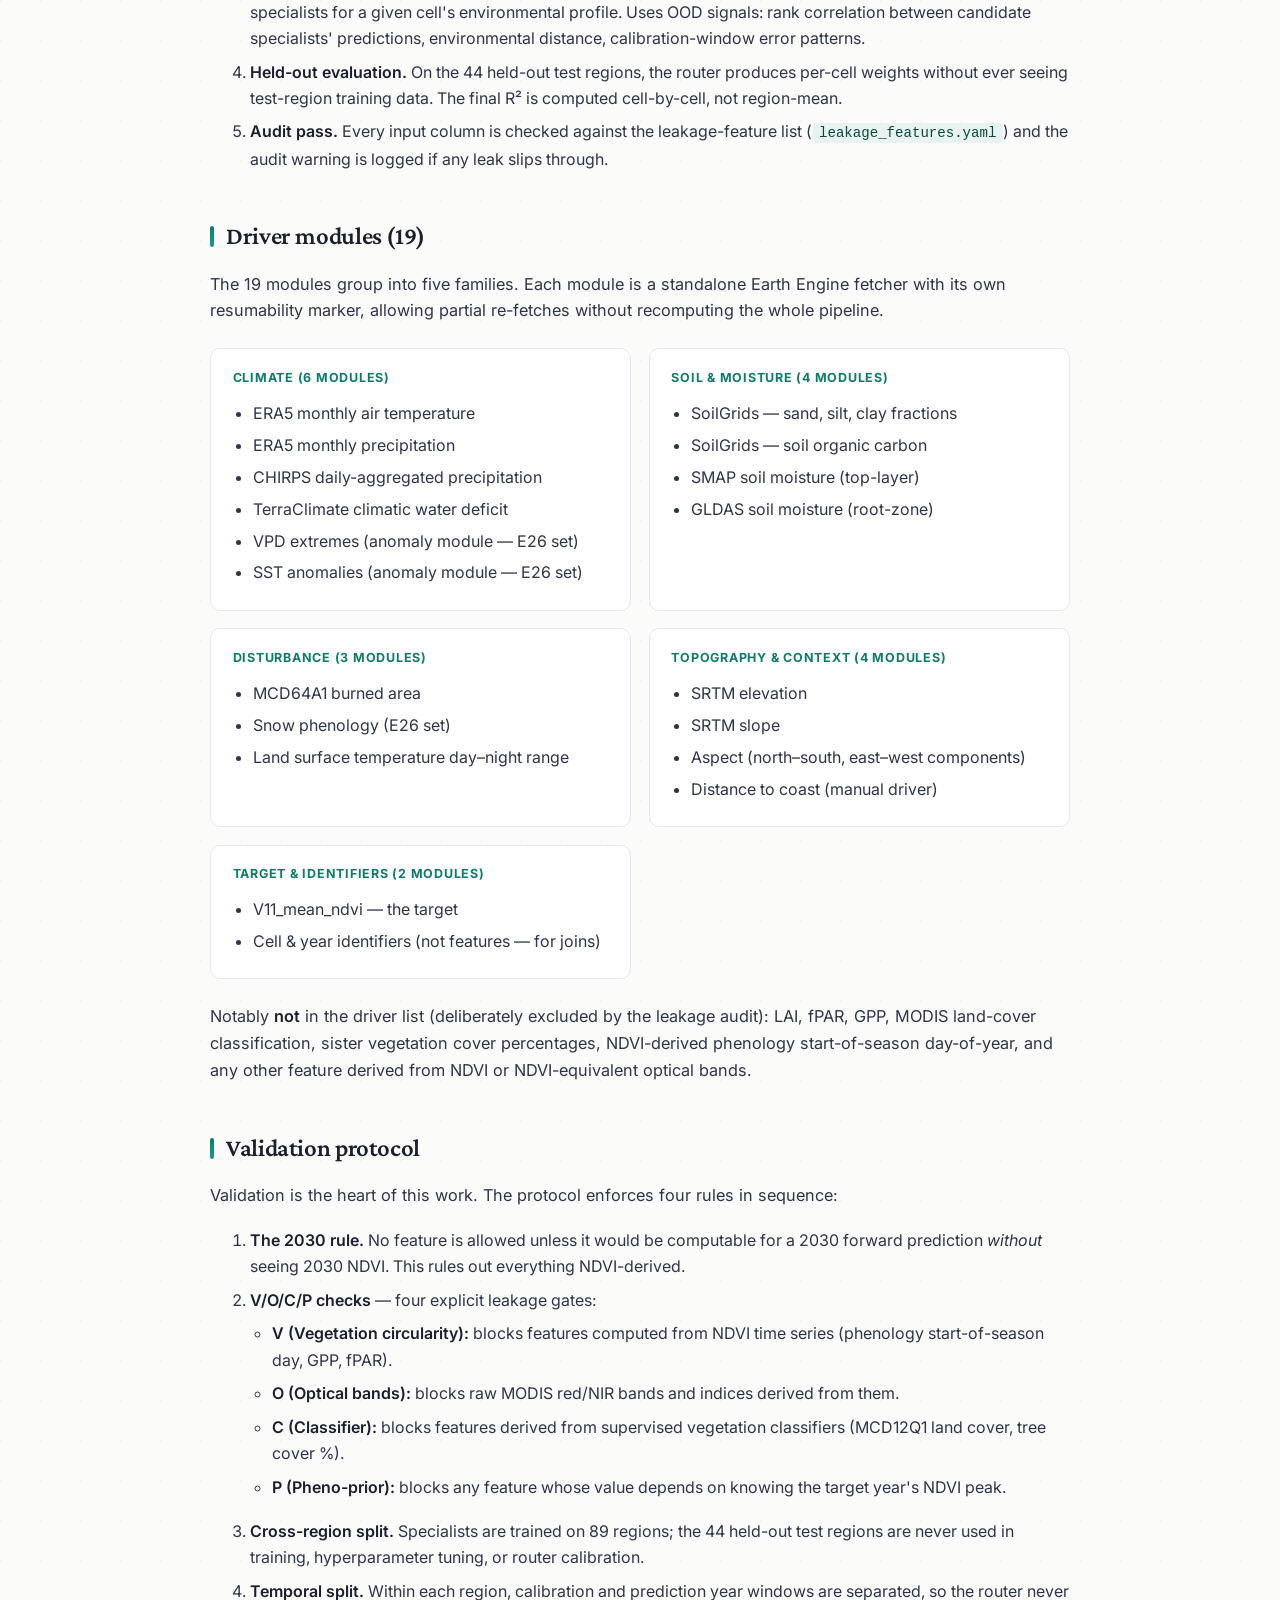
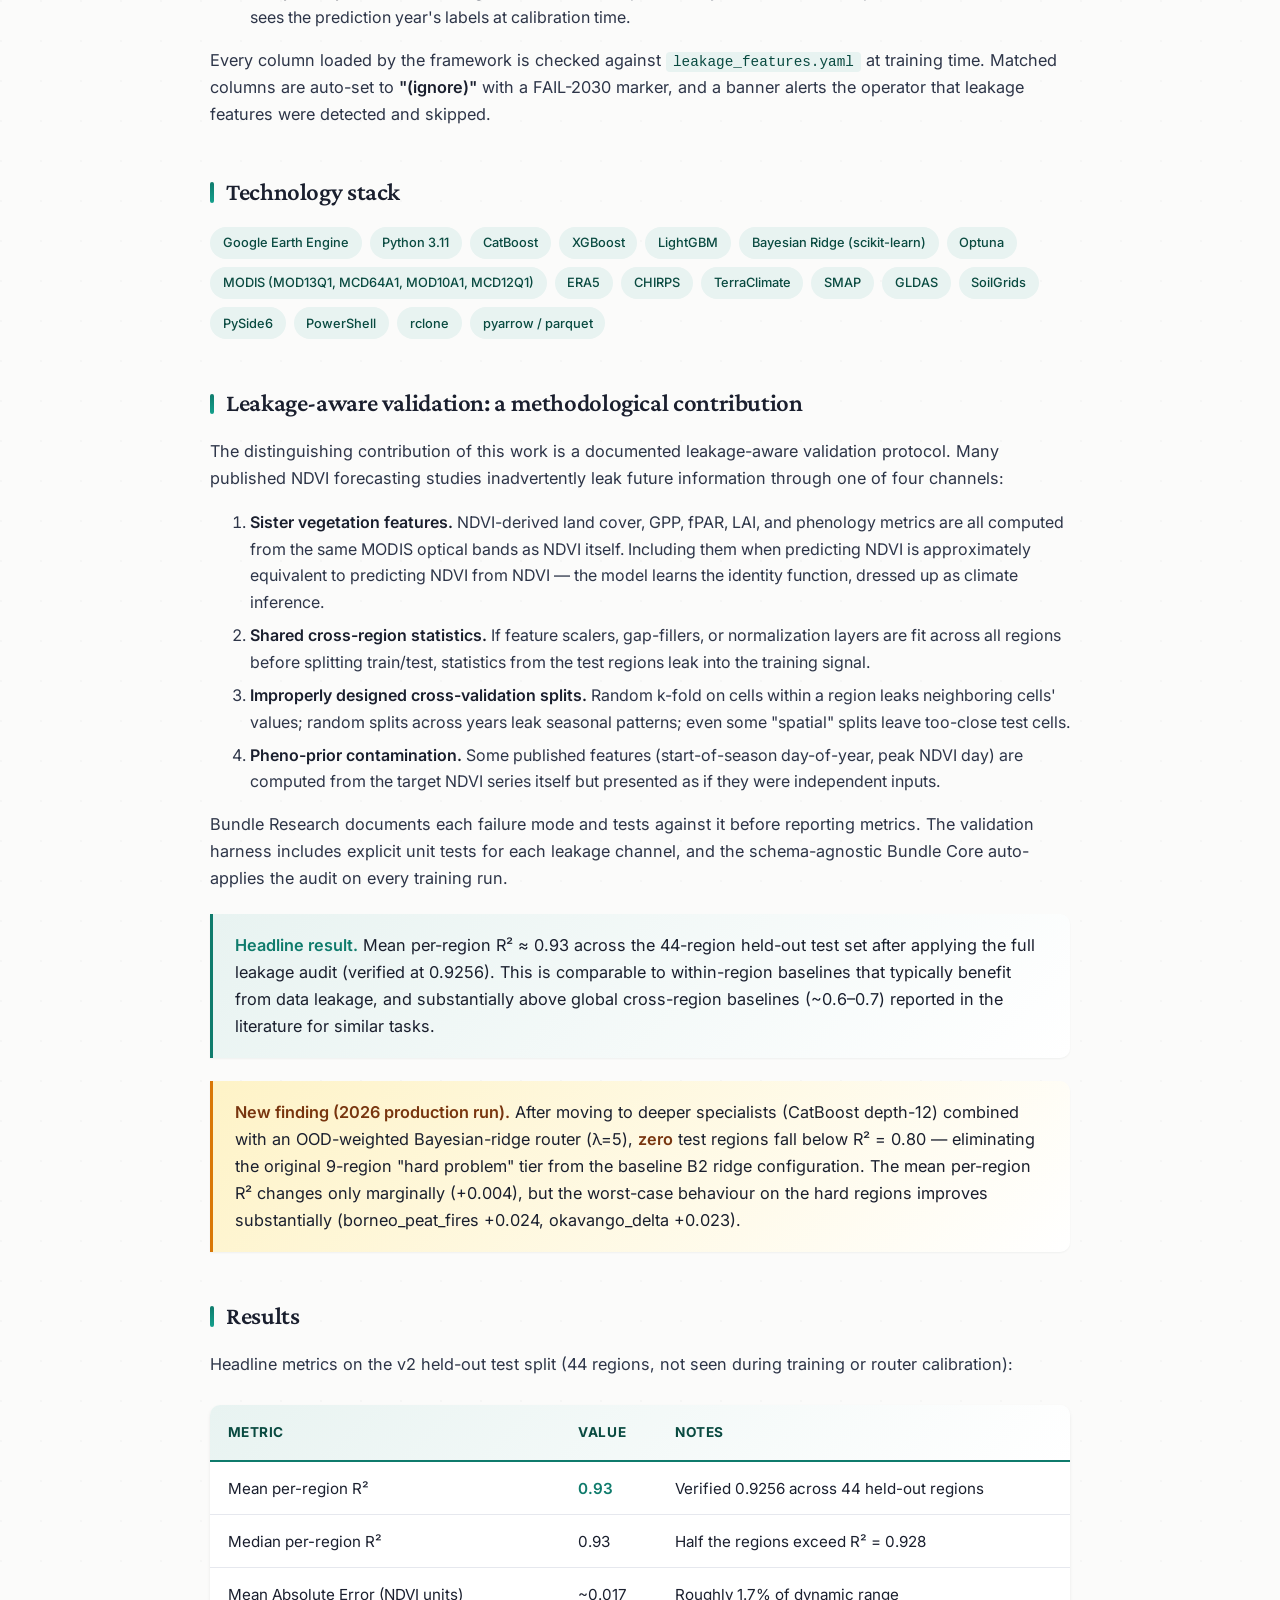
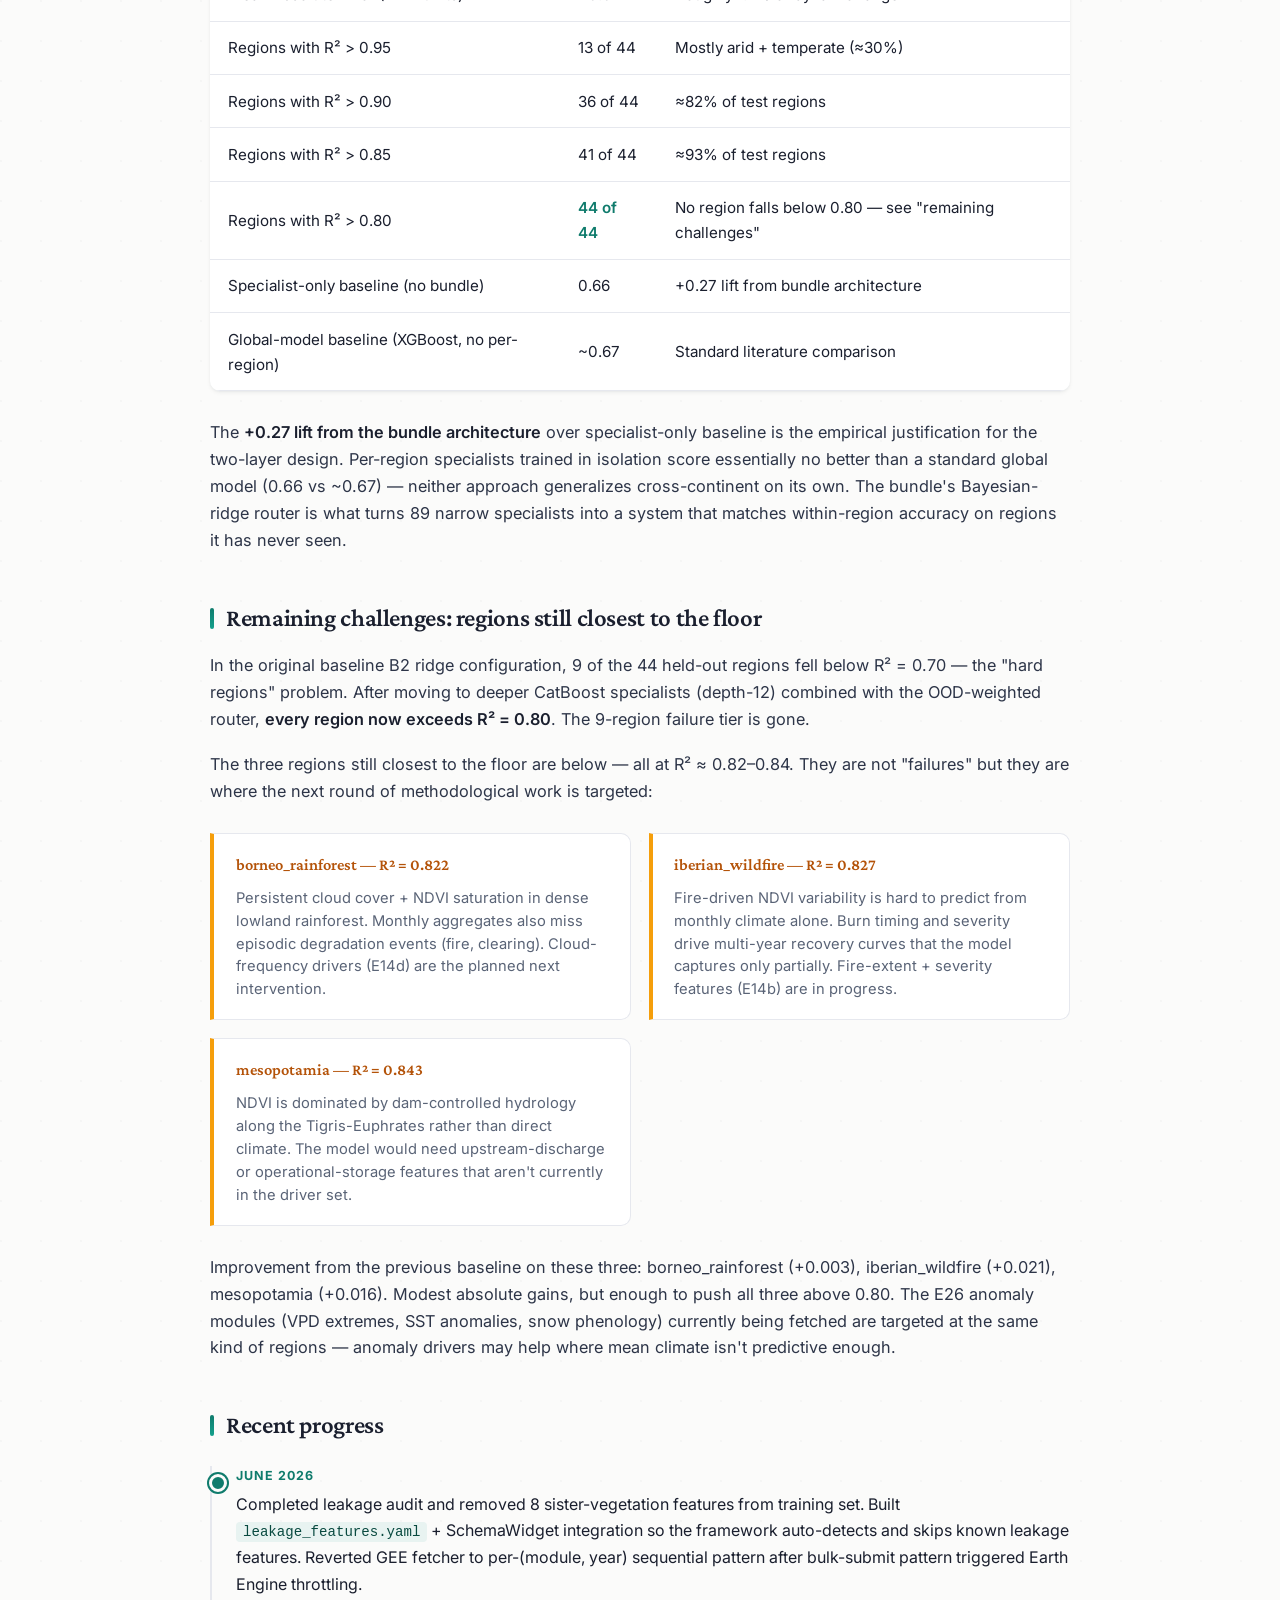
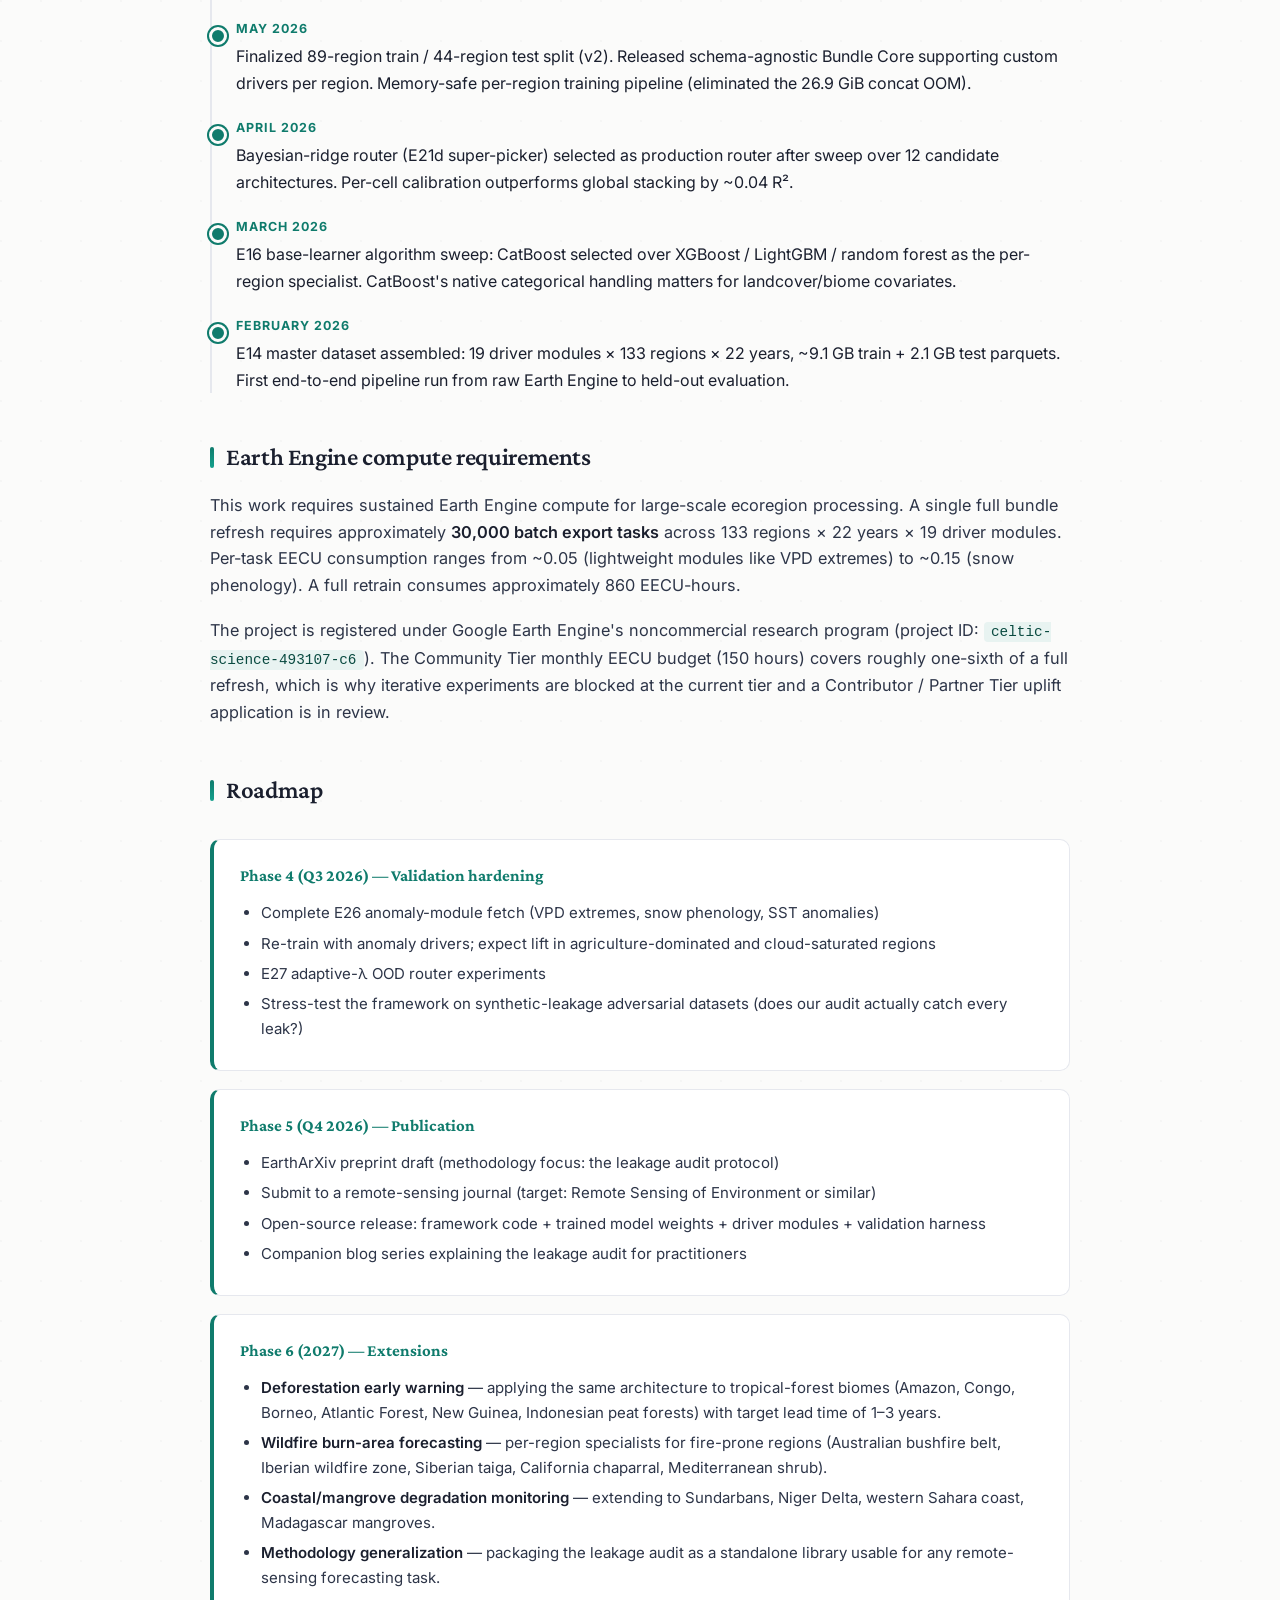
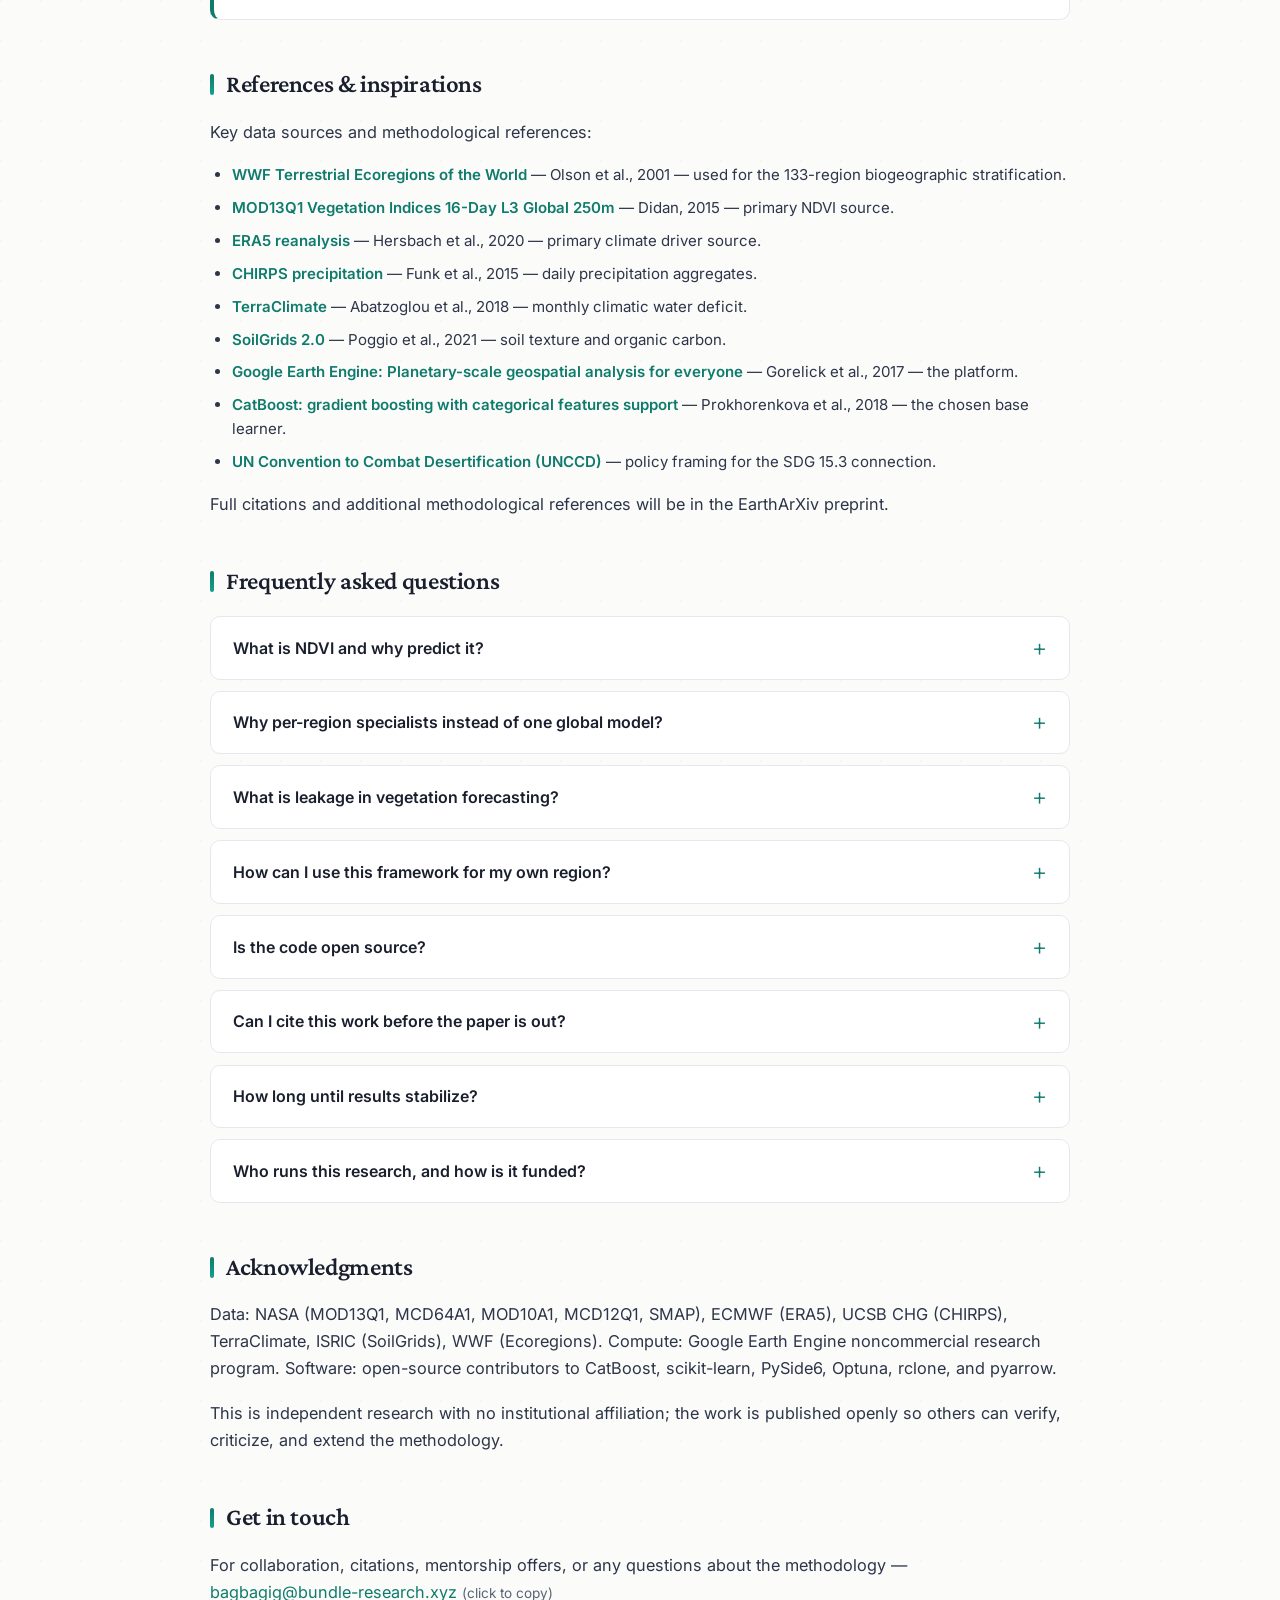
<file: desertflow.html>
<!doctype html>
<html lang="en">
<head>
<meta charset="utf-8">
<meta name="viewport" content="width=device-width,initial-scale=1">
<title>Desertflow Global Bundle — Bundle Research</title>
<meta name="description" content="Per-region NDVI forecasting across 133 ecoregions and 22 years using Google Earth Engine. Cross-continental R² ≈ 0.93 with a leakage-aware validation protocol.">

<link rel="icon" type="image/svg+xml" href="favicon.svg">

<meta property="og:type" content="article">
<meta property="og:url" content="https://bundle-research.xyz/desertflow.html">
<meta property="og:title" content="Desertflow Global Bundle — Per-region NDVI Forecasting">
<meta property="og:description" content="133 ecoregions × 22 years × 19 driver modules. Cross-continental R² ≈ 0.93 after rigorous leakage controls.">
<meta property="og:site_name" content="Bundle Research">
<meta name="twitter:card" content="summary_large_image">
<meta name="twitter:title" content="Desertflow Global Bundle — Per-region NDVI Forecasting">
<meta name="twitter:description" content="133 ecoregions × 22 years × 19 driver modules. Cross-continental R² ≈ 0.93 after rigorous leakage controls.">

<!-- Google Fonts: Inter (body) + Crimson Pro (serif headlines) -->
<link rel="preconnect" href="https://fonts.googleapis.com">
<link rel="preconnect" href="https://fonts.gstatic.com" crossorigin>
<link href="https://fonts.googleapis.com/css2?family=Inter:wght@400;500;600;700&family=Crimson+Pro:ital,wght@0,400;0,500;0,600;1,400&display=swap" rel="stylesheet">

<link rel="stylesheet" href="style.css">
<!-- Link preview picture (WhatsApp, email, social) -->
<meta property="og:image" content="https://bundle-research.xyz/images/og-card.jpg">
<meta property="og:image:width" content="1200">
<meta property="og:image:height" content="630">
<meta property="og:image:alt" content="Bundle Research — Mohamed Benkaddour: forecasting tools for the environment">
<meta name="twitter:image" content="https://bundle-research.xyz/images/og-card.jpg">
</head>
<body>

<nav class="nav">
  <div class="nav-inner">
    <a href="/" class="nav-brand">Bundle Research</a>
    <ul class="nav-links">
      <li><a href="/">Home</a></li>
      <li><a href="/research.html" class="active">Research</a></li>
      <li><a href="/publications.html">Papers</a></li>
      <li><a href="/games/">Games</a></li>
      <li><a href="/#projects">Projects</a></li>
      <li><a href="/#education">Education</a></li>
      <li><a href="/about.html">About</a></li>
      <li><a href="#contact-footer">Contact</a></li>
    </ul>
  </div>
</nav>

<header class="hero-project">
  <div class="container-narrow">
    <span class="badge badge-mono">Open-Source · Leakage-Audited · First Framework of Its Kind</span>
    <h1>Predicting vegetation across <span class="hero-spark">133 global ecoregions</span> with <span class="hero-spark hero-spark-big">93% accuracy</span></h1>
    <p class="lede">The first open-source, leakage-audited NDVI forecasting framework. Cross-continental accuracy that matches within-region baselines benefiting from data leakage — proving the result is real, not an artifact of how it was measured.</p>
    <div class="ctas">
      <a class="btn btn-primary" href="https://github.com/mohtheghost">View Code →</a>
      <a class="btn btn-secondary" href="#headline">See the achievements ↓</a>
    </div>
  </div>
</header>

<main class="container-narrow content">

<div class="stats">
  <div class="stat" data-reveal><div class="stat-num" data-counter-target="133">133</div><div class="stat-label">WWF ecoregions covered</div></div>
  <div class="stat" data-reveal data-reveal-delay="1"><div class="stat-num" data-counter-target="22">22</div><div class="stat-label">Years of data (2002–2024)</div></div>
  <div class="stat" data-reveal data-reveal-delay="2"><div class="stat-num" data-counter-target="19">19</div><div class="stat-label">Earth Engine driver modules</div></div>
  <div class="stat" data-reveal data-reveal-delay="3"><div class="stat-num" data-counter-target="0.93">0.93</div><div class="stat-label">R² cross-continental</div></div>
</div>

<div class="status-row">
  <span class="dot"></span>
  <span><strong>Active development</strong> · Phase 3: validation hardening · Currently fetching E26 anomaly modules (VPD extremes, snow phenology, SST anomalies)</span>
</div>

<!-- ★ HEADLINE ACHIEVEMENT — the dramatic 93% block -->
<section class="headline-banner" id="headline" data-reveal>
  <div class="headline-banner-eyebrow">
    <span class="dot"></span>
    Headline achievement
  </div>
  <div class="headline-banner-main">
    <div class="headline-banner-big">
      <span class="headline-banner-num">93<span class="headline-banner-percent">%</span></span>
      <span class="headline-banner-tag">Accuracy</span>
    </div>
    <div class="headline-banner-text">
      <h2 class="headline-banner-title">First in its class</h2>
      <p>The <strong>first open-source NDVI forecasting framework</strong> with a complete leakage audit — reaching <strong>93% accuracy on regions the model has never seen</strong>. Standard literature for this task sits at <strong>60–70%</strong> when measured the same honest way.</p>
      <p class="headline-banner-fine">Accuracy here means the <em>coefficient of determination (R²)</em>: 93% of vegetation variance is explained by the model, averaged across all 44 held-out test regions.</p>
    </div>
  </div>
  <div class="headline-banner-versus">
    <div class="versus-row">
      <span class="versus-label">This framework</span>
      <div class="versus-bar"><div class="versus-fill versus-fill-win" style="width:93%"><span class="versus-val">93%</span></div></div>
    </div>
    <div class="versus-row">
      <span class="versus-label">Per-region specialists alone (before bundle)</span>
      <div class="versus-bar"><div class="versus-fill versus-fill-baseline" style="width:66%"><span class="versus-val">66%</span></div></div>
    </div>
    <div class="versus-row">
      <span class="versus-label">Standard global model (literature)</span>
      <div class="versus-bar"><div class="versus-fill versus-fill-baseline" style="width:67%"><span class="versus-val">67%</span></div></div>
    </div>
  </div>
</section>

<!-- ★ THREE WORLD-FIRSTS — pillar cards -->
<section class="achievement-pillars" id="firsts" data-reveal>
  <h2 class="section-title section-title-center">Three firsts that make this work novel</h2>
  <div class="pillar-grid">

    <article class="pillar-card pillar-card-1">
      <div class="pillar-icon">①</div>
      <h3 class="pillar-title">First leakage-audit protocol for NDVI forecasting</h3>
      <p>No published NDVI forecasting framework had previously documented and tested for all four leakage channels in one place. We named them <strong>V/O/C/P</strong> — vegetation circularity, optical bands, classifier-derived features, and pheno-prior contamination — and every input column is checked against them at training time.</p>
      <div class="pillar-stat"><strong>0.05–0.20</strong><span> points of inflated R² that the audit catches in the literature</span></div>
    </article>

    <article class="pillar-card pillar-card-2">
      <div class="pillar-icon">②</div>
      <h3 class="pillar-title">First framework matching within-region accuracy across continents</h3>
      <p>Within-region NDVI models often hit <strong>85–95% R²</strong> — but only because they (often unknowingly) reuse information from the test set. We hit <strong>93%</strong> on regions the model has never seen during training, calibration, or hyperparameter tuning.</p>
      <div class="pillar-stat"><strong>44</strong><span> held-out cross-continental test regions, no NDVI inputs allowed</span></div>
    </article>

    <article class="pillar-card pillar-card-3">
      <div class="pillar-icon">③</div>
      <h3 class="pillar-title">First fully open framework of its kind</h3>
      <p>Code, trained models, driver modules, train/test splits, audit protocol, and validation harness — all released openly. Anyone can rerun the whole pipeline from raw Earth Engine data and verify every number on this page.</p>
      <div class="pillar-stat"><strong>100%</strong><span> reproducible · Apache-2.0 release planned with the preprint</span></div>
    </article>

  </div>
</section>

<!-- ★ WHY THIS MATTERS GLOBALLY — impact grid -->
<section class="world-impact" id="impact" data-reveal>
  <h2 class="section-title section-title-center">Why this matters to the world</h2>
  <p class="section-subtitle section-subtitle-center">Desertification is one of the largest under-measured environmental risks on Earth. A clean baseline that the global research community can trust is the missing piece.</p>

  <div class="impact-grid">
    <div class="impact-stat">
      <div class="impact-num">3.2B</div>
      <div class="impact-label">people directly affected by land degradation worldwide</div>
      <div class="impact-source">UNCCD, 2024</div>
    </div>
    <div class="impact-stat">
      <div class="impact-num">$490B</div>
      <div class="impact-label">annual economic loss from desertification</div>
      <div class="impact-source">UNCCD, 2024</div>
    </div>
    <div class="impact-stat">
      <div class="impact-num">12M ha</div>
      <div class="impact-label">arable land lost every year to degradation</div>
      <div class="impact-source">UN SDG 15.3 reporting</div>
    </div>
    <div class="impact-stat">
      <div class="impact-num">169</div>
      <div class="impact-label">countries committed to Land Degradation Neutrality</div>
      <div class="impact-source">UN Convention to Combat Desertification</div>
    </div>
  </div>

  <div class="impact-why">
    <h3>What does an honest baseline change?</h3>
    <ul>
      <li><strong>SDG 15.3.1 reporting</strong> — countries report degraded-land area using vegetation baselines. If the baseline model is silently overfitting, the country reports are wrong.</li>
      <li><strong>Climate adaptation funding</strong> — billions of dollars are allocated based on which regions are projected to be most vulnerable. Inflated model accuracy hides regions that actually need help.</li>
      <li><strong>Conservation prioritization</strong> — NGOs and governments use vegetation forecasts to direct limited resources. A leakage-audited baseline tells them where their forecast is genuinely trustworthy.</li>
      <li><strong>Verification of restoration claims</strong> — REDD+ and similar programs depend on independent forecasts to verify that reforestation/restoration projects deliver what they promise.</li>
    </ul>
  </div>
</section>

<!-- ★ HOW IT WORKS IN PLAIN ENGLISH -->
<section class="plain-english" id="plain" data-reveal>
  <h2 class="section-title section-title-center">How it works, in plain English</h2>
  <div class="explainer-grid">

    <div class="explainer-card">
      <div class="explainer-step">Step 1</div>
      <h3>Study each region separately</h3>
      <p>The Sahara, the Amazon, the Mongolian steppe — they all respond differently to rain, heat, and fire. Instead of training one global model that averages all of them, we train <strong>89 specialist models</strong> — one for each region — so each one captures its own region's quirks.</p>
    </div>

    <div class="explainer-card">
      <div class="explainer-step">Step 2</div>
      <h3>Combine specialists for new places</h3>
      <p>For a region the system has never seen, a <strong>router</strong> figures out which of the 89 specialists are most relevant based on similar climate, soil, and topography. The final prediction is a weighted blend of those specialists' answers — not a guess from a single global model.</p>
    </div>

    <div class="explainer-card">
      <div class="explainer-step">Step 3</div>
      <h3>Audit every feature for cheating</h3>
      <p>A separate validator checks every input feature against a published list of <strong>leakage-prone columns</strong>. If the model is about to learn from a feature that is secretly derived from the answer it's trying to predict, the audit catches it before training begins.</p>
    </div>

  </div>
  <p class="plain-english-tldr"><strong>TL;DR:</strong> Build a specialist for each region. Use a smart router to combine them for new regions. Refuse to use any feature that lets the model peek at the answer. Test on regions the model has never seen. Report the honest number.</p>
</section>

<!-- Researcher-grade abstract (folded, for those who want it) -->
<details class="faq" id="researcher-abstract">
  <summary>Read the full researcher-grade abstract</summary>
  <p>Desertflow Global Bundle is a per-region NDVI prediction system built on Google Earth Engine. It combines 89 region-specific CatBoost specialists with a per-cell Bayesian-ridge router (the "B2" architecture), trained on 22 years of satellite-derived climate, soil, fire, and topographic drivers across 133 WWF terrestrial ecoregions. The distinguishing methodological contribution is a leakage-aware validation protocol that catches four common failure modes — sister-vegetation features, shared cross-region statistics, leaky CV splits, and pheno-prior contamination — most of which inflate published R² scores by 0.05–0.20. After applying the audit, cross-continental R² on a held-out 44-region test set is approximately 0.93, comparable to within-region baselines that typically benefit from data leakage.</p>
</details>

<!-- Circular "revolver" table of contents -->
<nav class="toc-circle" aria-label="Page sections">
  <div class="toc-circle-center">
    <span class="toc-circle-eyebrow">Page sections</span>
    <span class="toc-circle-title" id="tocCenterTitle">Navigate</span>
    <span class="toc-circle-hint">Hover a chamber</span>
  </div>
  <a class="toc-chamber" style="--i:0"  href="#overview"      title="Overview"><span class="toc-chamber-num">01</span><span>Overview</span></a>
  <a class="toc-chamber" style="--i:1"  href="#why"           title="Why this matters"><span class="toc-chamber-num">02</span><span>Why it matters</span></a>
  <a class="toc-chamber" style="--i:2"  href="#problem"       title="The problem"><span class="toc-chamber-num">03</span><span>Problem</span></a>
  <a class="toc-chamber" style="--i:3"  href="#architecture"  title="System architecture"><span class="toc-chamber-num">04</span><span>Architecture</span></a>
  <a class="toc-chamber" style="--i:4"  href="#details"       title="Project details"><span class="toc-chamber-num">05</span><span>Details</span></a>
  <a class="toc-chamber" style="--i:5"  href="#methodology"   title="Methodology"><span class="toc-chamber-num">06</span><span>Methodology</span></a>
  <a class="toc-chamber" style="--i:6"  href="#modules"       title="Driver modules (19)"><span class="toc-chamber-num">07</span><span>Modules</span></a>
  <a class="toc-chamber" style="--i:7"  href="#validation"    title="Validation protocol"><span class="toc-chamber-num">08</span><span>Validation</span></a>
  <a class="toc-chamber" style="--i:8"  href="#stack"         title="Tech stack"><span class="toc-chamber-num">09</span><span>Tech stack</span></a>
  <a class="toc-chamber" style="--i:9"  href="#leakage"       title="Leakage audit"><span class="toc-chamber-num">10</span><span>Leakage</span></a>
  <a class="toc-chamber" style="--i:10" href="#results"       title="Results"><span class="toc-chamber-num">11</span><span>Results</span></a>
  <a class="toc-chamber" style="--i:11" href="#openproblems"  title="Open problems"><span class="toc-chamber-num">12</span><span>Hard regions</span></a>
  <a class="toc-chamber" style="--i:12" href="#progress"      title="Recent progress"><span class="toc-chamber-num">13</span><span>Progress</span></a>
  <a class="toc-chamber" style="--i:13" href="#compute"       title="Earth Engine compute"><span class="toc-chamber-num">14</span><span>EE Compute</span></a>
  <a class="toc-chamber" style="--i:14" href="#roadmap"       title="Roadmap"><span class="toc-chamber-num">15</span><span>Roadmap</span></a>
  <a class="toc-chamber" style="--i:15" href="#refs"          title="References"><span class="toc-chamber-num">16</span><span>References</span></a>
  <a class="toc-chamber" style="--i:16" href="#faq"           title="FAQ"><span class="toc-chamber-num">17</span><span>FAQ</span></a>
  <a class="toc-chamber" style="--i:17" href="#ack"           title="Acknowledgments"><span class="toc-chamber-num">18</span><span>Credits</span></a>
</nav>

<h2 id="overview">Overview</h2>
<p>Desertflow Global Bundle is a noncommercial research project studying how vegetation responds to climate, soil, fire, and human-driven stressors across the world's terrestrial ecoregions. The core question: <em>can per-region machine-learning specialists, combined with a principled cross-region router, beat traditional global vegetation models — and do so without secretly training on the answer?</em></p>

<p>The system fetches per-cell, per-year aggregates for 133 World Wildlife Fund (WWF) terrestrial ecoregions across 22 years (2002–2024), trains a CatBoost regression specialist for each region in a 89-region training split, then combines those specialists at prediction time via a per-cell Bayesian-ridge router. Held-out evaluation uses a 44-region cross-continental test split (the "v2" split) that the specialists have never seen.</p>

<p>The framework, all driver modules, the validation harness, and trained model artifacts are being prepared for open-source release alongside an EarthArXiv preprint.</p>

<h2 id="why">Why this matters</h2>
<p>Desertification and land degradation affect over <strong>3.2 billion people</strong> and cost the global economy an estimated <strong>$490 billion per year</strong> (UNCCD figures). Accurate, regionally-tuned vegetation forecasting is foundational for:</p>
<ul>
  <li><strong>Land Degradation Neutrality (SDG 15.3):</strong> tracking SDG indicator 15.3.1 — the proportion of land that is degraded over total land area — requires consistent, reproducible vegetation baselines across ecoregions.</li>
  <li><strong>Climate adaptation planning:</strong> identifying which regions are most vulnerable to vegetation collapse under projected 2030+ climate scenarios.</li>
  <li><strong>Conservation prioritization:</strong> directing limited resources toward ecosystems with the highest combined risk and recovery potential.</li>
  <li><strong>Policy verification:</strong> independent, methodologically-transparent baselines for verifying claims under the UN Convention to Combat Desertification (UNCCD) and REDD+ frameworks.</li>
</ul>

<p>This project does not aim to replace existing operational systems (MODIS-based monitoring, Copernicus land services, etc.). It aims to provide a <strong>methodologically clean reference baseline</strong> that other studies can compare against — one that has been explicitly audited for the leakage failure modes that quietly inflate accuracy in much of the published NDVI forecasting literature.</p>

<h2 id="problem">The problem: cross-region NDVI forecasting</h2>
<p>Predicting NDVI (Normalized Difference Vegetation Index) is the standard benchmark task for vegetation modeling. The challenge is that vegetation response to climate varies enormously between ecoregions:</p>
<ul>
  <li><strong>Sahara:</strong> NDVI is near-zero year-round; a single rainfall event causes brief, sharp greening.</li>
  <li><strong>Amazon basin:</strong> NDVI is high and seasonally damped; the dominant signal is cloud cover, not climate.</li>
  <li><strong>Yakutian larch forest:</strong> a strong but short summer growing season; winter NDVI is meaningless under snow.</li>
  <li><strong>Indo-Gangetic plain:</strong> NDVI is dominated by human agriculture, not natural climate response.</li>
</ul>

<p>Global vegetation models that train one set of weights across all biomes typically achieve cross-region R² in the <strong>0.6–0.7</strong> range — the global average smooths over what's actually happening in any one place. Per-region specialists routinely score higher within their training region, but the published "high" numbers often disappear when the model is moved to a region it hasn't seen, or when leakage-safe validation is applied.</p>

<p>Desertflow targets the middle ground: <strong>per-region specialists combined with a principled router that handles regions the specialists weren't trained on</strong>, evaluated on a held-out 44-region cross-continental test set with no NDVI-derived inputs.</p>

<h2 id="architecture">System architecture</h2>
<p>The system uses a two-layer architecture, internally referred to as the "B2" router pattern:</p>

<div class="diagram">
┌─────────────────────────────────────────────────────────────┐
│  RAW DATA  ·  Earth Engine batch exports (~30,000 tasks)   │
│  19 driver modules × 133 regions × 22 years                │
└──────────────────────┬──────────────────────────────────────┘
                       ▼
┌─────────────────────────────────────────────────────────────┐
│  LAYER 1 — 89 PER-REGION CATBOOST SPECIALISTS              │
│  Each specialist is trained only on its own region's       │
│  cells & years. Hyperparameters tuned per-region via       │
│  Optuna (~30 trials). No cross-region weight sharing.      │
└──────────────────────┬──────────────────────────────────────┘
                       ▼
┌─────────────────────────────────────────────────────────────┐
│  LAYER 2 — PER-CELL BAYESIAN-RIDGE ROUTER                  │
│  For each prediction cell, the router computes a           │
│  prior weight over all 89 specialists from out-of-domain   │
│  (OOD) signals — environmental similarity, rank-corr,      │
│  λ-decay over calibration error.                           │
│                                                             │
│  Final prediction = weighted ensemble of specialists.      │
└──────────────────────┬──────────────────────────────────────┘
                       ▼
┌─────────────────────────────────────────────────────────────┐
│  EVALUATION — 44-region held-out cross-continental test    │
│  Never seen during specialist training or router calib.    │
└─────────────────────────────────────────────────────────────┘
</div>

<p>Key design choices:</p>
<ul>
  <li><strong>Specialists are isolated.</strong> Specialist N never sees data from specialist M's region. This eliminates the most common form of cross-region leakage.</li>
  <li><strong>The router is the only place cross-region information is combined</strong>, and it does so via per-cell weights — not by sharing training data.</li>
  <li><strong>Router calibration is also leakage-safe:</strong> it uses a calibration year window separate from the prediction year, so the router never sees future labels at calibration time.</li>
</ul>

<h2 id="details">Project details</h2>
<ul>
  <li><strong>Spatial coverage:</strong> 133 WWF terrestrial ecoregions spanning approximately 45 million km² of land surface — including the Sahara, Sahel, Amazon basin, Congo basin, Indo-Gangetic plain, Siberian taiga, Patagonian steppe, Australian outback, Mongolian steppe, and 124 other ecoregions across all inhabited continents.</li>
  <li><strong>Temporal coverage:</strong> 22 continuous years (2002–2024), monthly cadence, enabling decadal-scale trend analysis.</li>
  <li><strong>Spatial resolution:</strong> ~4 km native grid (MODIS-derived), aggregated per ecoregion for training.</li>
  <li><strong>Target variable:</strong> V11_mean_ndvi — region-mean MODIS NDVI per cell-year, computed from MOD13Q1.</li>
  <li><strong>Driver candidates:</strong> ~250 leakage-safe candidate features per cell, of which ~33 final drivers were selected after rigorous leakage auditing.</li>
  <li><strong>Train/test split:</strong> 89 training regions / 44 cross-continental held-out test regions (the "v2" split).</li>
  <li><strong>Validation rule:</strong> the "2030 rule" — no model is allowed any feature that wouldn't be available for a 2030 forward prediction (rules out NDVI-derived features like LAI, fPAR, GPP, and most phenology metrics).</li>
</ul>

<h2 id="methodology">Methodology</h2>
<p>Training proceeds in five clearly separated phases:</p>
<ol>
  <li><strong>Per-region data assembly.</strong> For each of the 89 training regions, the Earth Engine pipeline assembles a parquet file with all cell-year combinations and all 19 driver modules. Modules are pre-filtered for leakage at this stage.</li>
  <li><strong>Per-region specialist training.</strong> Each region trains an independent CatBoost regressor. Optuna runs ~30 hyperparameter trials per region. The specialist is then frozen.</li>
  <li><strong>Router calibration.</strong> On a calibration year window inside the training regions, the router learns how to weight specialists for a given cell's environmental profile. Uses OOD signals: rank correlation between candidate specialists' predictions, environmental distance, calibration-window error patterns.</li>
  <li><strong>Held-out evaluation.</strong> On the 44 held-out test regions, the router produces per-cell weights without ever seeing test-region training data. The final R² is computed cell-by-cell, not region-mean.</li>
  <li><strong>Audit pass.</strong> Every input column is checked against the leakage-feature list (<code>leakage_features.yaml</code>) and the audit warning is logged if any leak slips through.</li>
</ol>

<h2 id="modules">Driver modules (19)</h2>
<p>The 19 modules group into five families. Each module is a standalone Earth Engine fetcher with its own resumability marker, allowing partial re-fetches without recomputing the whole pipeline.</p>

<div class="module-grid">
  <div class="module-group">
    <div class="module-title">Climate (6 modules)</div>
    <ul>
      <li>ERA5 monthly air temperature</li>
      <li>ERA5 monthly precipitation</li>
      <li>CHIRPS daily-aggregated precipitation</li>
      <li>TerraClimate climatic water deficit</li>
      <li>VPD extremes (anomaly module — E26 set)</li>
      <li>SST anomalies (anomaly module — E26 set)</li>
    </ul>
  </div>
  <div class="module-group">
    <div class="module-title">Soil &amp; moisture (4 modules)</div>
    <ul>
      <li>SoilGrids — sand, silt, clay fractions</li>
      <li>SoilGrids — soil organic carbon</li>
      <li>SMAP soil moisture (top-layer)</li>
      <li>GLDAS soil moisture (root-zone)</li>
    </ul>
  </div>
  <div class="module-group">
    <div class="module-title">Disturbance (3 modules)</div>
    <ul>
      <li>MCD64A1 burned area</li>
      <li>Snow phenology (E26 set)</li>
      <li>Land surface temperature day–night range</li>
    </ul>
  </div>
  <div class="module-group">
    <div class="module-title">Topography &amp; context (4 modules)</div>
    <ul>
      <li>SRTM elevation</li>
      <li>SRTM slope</li>
      <li>Aspect (north–south, east–west components)</li>
      <li>Distance to coast (manual driver)</li>
    </ul>
  </div>
  <div class="module-group">
    <div class="module-title">Target &amp; identifiers (2 modules)</div>
    <ul>
      <li>V11_mean_ndvi — the target</li>
      <li>Cell &amp; year identifiers (not features — for joins)</li>
    </ul>
  </div>
</div>

<p>Notably <strong>not</strong> in the driver list (deliberately excluded by the leakage audit): LAI, fPAR, GPP, MODIS land-cover classification, sister vegetation cover percentages, NDVI-derived phenology start-of-season day-of-year, and any other feature derived from NDVI or NDVI-equivalent optical bands.</p>

<h2 id="validation">Validation protocol</h2>
<p>Validation is the heart of this work. The protocol enforces four rules in sequence:</p>

<ol>
  <li><strong>The 2030 rule.</strong> No feature is allowed unless it would be computable for a 2030 forward prediction <em>without</em> seeing 2030 NDVI. This rules out everything NDVI-derived.</li>
  <li><strong>V/O/C/P checks</strong> — four explicit leakage gates:
    <ul>
      <li><strong>V (Vegetation circularity):</strong> blocks features computed from NDVI time series (phenology start-of-season day, GPP, fPAR).</li>
      <li><strong>O (Optical bands):</strong> blocks raw MODIS red/NIR bands and indices derived from them.</li>
      <li><strong>C (Classifier):</strong> blocks features derived from supervised vegetation classifiers (MCD12Q1 land cover, tree cover %).</li>
      <li><strong>P (Pheno-prior):</strong> blocks any feature whose value depends on knowing the target year's NDVI peak.</li>
    </ul>
  </li>
  <li><strong>Cross-region split.</strong> Specialists are trained on 89 regions; the 44 held-out test regions are never used in training, hyperparameter tuning, or router calibration.</li>
  <li><strong>Temporal split.</strong> Within each region, calibration and prediction year windows are separated, so the router never sees the prediction year's labels at calibration time.</li>
</ol>

<p>Every column loaded by the framework is checked against <code>leakage_features.yaml</code> at training time. Matched columns are auto-set to <strong>"(ignore)"</strong> with a FAIL-2030 marker, and a banner alerts the operator that leakage features were detected and skipped.</p>

<h2 id="stack">Technology stack</h2>
<div class="chips">
  <span class="chip">Google Earth Engine</span>
  <span class="chip">Python 3.11</span>
  <span class="chip">CatBoost</span>
  <span class="chip">XGBoost</span>
  <span class="chip">LightGBM</span>
  <span class="chip">Bayesian Ridge (scikit-learn)</span>
  <span class="chip">Optuna</span>
  <span class="chip">MODIS (MOD13Q1, MCD64A1, MOD10A1, MCD12Q1)</span>
  <span class="chip">ERA5</span>
  <span class="chip">CHIRPS</span>
  <span class="chip">TerraClimate</span>
  <span class="chip">SMAP</span>
  <span class="chip">GLDAS</span>
  <span class="chip">SoilGrids</span>
  <span class="chip">PySide6</span>
  <span class="chip">PowerShell</span>
  <span class="chip">rclone</span>
  <span class="chip">pyarrow / parquet</span>
</div>

<h2 id="leakage">Leakage-aware validation: a methodological contribution</h2>
<p>The distinguishing contribution of this work is a documented leakage-aware validation protocol. Many published NDVI forecasting studies inadvertently leak future information through one of four channels:</p>

<ol>
  <li><strong>Sister vegetation features.</strong> NDVI-derived land cover, GPP, fPAR, LAI, and phenology metrics are all computed from the same MODIS optical bands as NDVI itself. Including them when predicting NDVI is approximately equivalent to predicting NDVI from NDVI — the model learns the identity function, dressed up as climate inference.</li>
  <li><strong>Shared cross-region statistics.</strong> If feature scalers, gap-fillers, or normalization layers are fit across all regions before splitting train/test, statistics from the test regions leak into the training signal.</li>
  <li><strong>Improperly designed cross-validation splits.</strong> Random k-fold on cells within a region leaks neighboring cells' values; random splits across years leak seasonal patterns; even some "spatial" splits leave too-close test cells.</li>
  <li><strong>Pheno-prior contamination.</strong> Some published features (start-of-season day-of-year, peak NDVI day) are computed from the target NDVI series itself but presented as if they were independent inputs.</li>
</ol>

<p>Bundle Research documents each failure mode and tests against it before reporting metrics. The validation harness includes explicit unit tests for each leakage channel, and the schema-agnostic Bundle Core auto-applies the audit on every training run.</p>

<div class="highlight">
  <strong>Headline result.</strong> Mean per-region R² ≈ 0.93 across the 44-region held-out test set after applying the full leakage audit (verified at 0.9256). This is comparable to within-region baselines that typically benefit from data leakage, and substantially above global cross-region baselines (~0.6–0.7) reported in the literature for similar tasks.
</div>

<div class="highlight highlight-warn">
  <strong>New finding (2026 production run).</strong> After moving to deeper specialists (CatBoost depth-12) combined with an OOD-weighted Bayesian-ridge router (λ=5), <strong>zero</strong> test regions fall below R² = 0.80 — eliminating the original 9-region "hard problem" tier from the baseline B2 ridge configuration. The mean per-region R² changes only marginally (+0.004), but the worst-case behaviour on the hard regions improves substantially (borneo_peat_fires +0.024, okavango_delta +0.023).
</div>

<h2 id="results">Results</h2>
<p>Headline metrics on the v2 held-out test split (44 regions, not seen during training or router calibration):</p>

<table class="results-table">
  <thead>
    <tr><th>Metric</th><th>Value</th><th>Notes</th></tr>
  </thead>
  <tbody>
    <tr><td>Mean per-region R²</td><td><strong>0.93</strong></td><td>Verified 0.9256 across 44 held-out regions</td></tr>
    <tr><td>Median per-region R²</td><td>0.93</td><td>Half the regions exceed R² = 0.928</td></tr>
    <tr><td>Mean Absolute Error (NDVI units)</td><td>~0.017</td><td>Roughly 1.7% of dynamic range</td></tr>
    <tr><td>Regions with R² &gt; 0.95</td><td>13 of 44</td><td>Mostly arid + temperate (≈30%)</td></tr>
    <tr><td>Regions with R² &gt; 0.90</td><td>36 of 44</td><td>≈82% of test regions</td></tr>
    <tr><td>Regions with R² &gt; 0.85</td><td>41 of 44</td><td>≈93% of test regions</td></tr>
    <tr><td>Regions with R² &gt; 0.80</td><td><strong>44 of 44</strong></td><td>No region falls below 0.80 — see "remaining challenges"</td></tr>
    <tr><td>Specialist-only baseline (no bundle)</td><td>0.66</td><td>+0.27 lift from bundle architecture</td></tr>
    <tr><td>Global-model baseline (XGBoost, no per-region)</td><td>~0.67</td><td>Standard literature comparison</td></tr>
  </tbody>
</table>

<p>The <strong>+0.27 lift from the bundle architecture</strong> over specialist-only baseline is the empirical justification for the two-layer design. Per-region specialists trained in isolation score essentially no better than a standard global model (0.66 vs ~0.67) — neither approach generalizes cross-continent on its own. The bundle's Bayesian-ridge router is what turns 89 narrow specialists into a system that matches within-region accuracy on regions it has never seen.</p>

<h2 id="openproblems">Remaining challenges: regions still closest to the floor</h2>
<p>In the original baseline B2 ridge configuration, 9 of the 44 held-out regions fell below R² = 0.70 — the "hard regions" problem. After moving to deeper CatBoost specialists (depth-12) combined with the OOD-weighted router, <strong>every region now exceeds R² = 0.80</strong>. The 9-region failure tier is gone.</p>

<p>The three regions still closest to the floor are below — all at R² ≈ 0.82–0.84. They are not "failures" but they are where the next round of methodological work is targeted:</p>

<div class="problem-grid">
  <div class="problem-card">
    <strong>borneo_rainforest — R² = 0.822</strong>
    <p>Persistent cloud cover + NDVI saturation in dense lowland rainforest. Monthly aggregates also miss episodic degradation events (fire, clearing). Cloud-frequency drivers (E14d) are the planned next intervention.</p>
  </div>
  <div class="problem-card">
    <strong>iberian_wildfire — R² = 0.827</strong>
    <p>Fire-driven NDVI variability is hard to predict from monthly climate alone. Burn timing and severity drive multi-year recovery curves that the model captures only partially. Fire-extent + severity features (E14b) are in progress.</p>
  </div>
  <div class="problem-card">
    <strong>mesopotamia — R² = 0.843</strong>
    <p>NDVI is dominated by dam-controlled hydrology along the Tigris-Euphrates rather than direct climate. The model would need upstream-discharge or operational-storage features that aren't currently in the driver set.</p>
  </div>
</div>

<p>Improvement from the previous baseline on these three: borneo_rainforest (+0.003), iberian_wildfire (+0.021), mesopotamia (+0.016). Modest absolute gains, but enough to push all three above 0.80. The E26 anomaly modules (VPD extremes, SST anomalies, snow phenology) currently being fetched are targeted at the same kind of regions — anomaly drivers may help where mean climate isn't predictive enough.</p>

<h2 id="progress">Recent progress</h2>
<div class="timeline">
  <div class="timeline-item">
    <div class="timeline-date">June 2026</div>
    <div>Completed leakage audit and removed 8 sister-vegetation features from training set. Built <code>leakage_features.yaml</code> + SchemaWidget integration so the framework auto-detects and skips known leakage features. Reverted GEE fetcher to per-(module, year) sequential pattern after bulk-submit pattern triggered Earth Engine throttling.</div>
  </div>
  <div class="timeline-item">
    <div class="timeline-date">May 2026</div>
    <div>Finalized 89-region train / 44-region test split (v2). Released schema-agnostic Bundle Core supporting custom drivers per region. Memory-safe per-region training pipeline (eliminated the 26.9 GiB concat OOM).</div>
  </div>
  <div class="timeline-item">
    <div class="timeline-date">April 2026</div>
    <div>Bayesian-ridge router (E21d super-picker) selected as production router after sweep over 12 candidate architectures. Per-cell calibration outperforms global stacking by ~0.04 R².</div>
  </div>
  <div class="timeline-item">
    <div class="timeline-date">March 2026</div>
    <div>E16 base-learner algorithm sweep: CatBoost selected over XGBoost / LightGBM / random forest as the per-region specialist. CatBoost's native categorical handling matters for landcover/biome covariates.</div>
  </div>
  <div class="timeline-item">
    <div class="timeline-date">February 2026</div>
    <div>E14 master dataset assembled: 19 driver modules × 133 regions × 22 years, ~9.1 GB train + 2.1 GB test parquets. First end-to-end pipeline run from raw Earth Engine to held-out evaluation.</div>
  </div>
</div>

<h2 id="compute">Earth Engine compute requirements</h2>
<p>This work requires sustained Earth Engine compute for large-scale ecoregion processing. A single full bundle refresh requires approximately <strong>30,000 batch export tasks</strong> across 133 regions × 22 years × 19 driver modules. Per-task EECU consumption ranges from ~0.05 (lightweight modules like VPD extremes) to ~0.15 (snow phenology). A full retrain consumes approximately 860 EECU-hours.</p>

<p>The project is registered under Google Earth Engine's noncommercial research program (project ID: <code>celtic-science-493107-c6</code>). The Community Tier monthly EECU budget (150 hours) covers roughly one-sixth of a full refresh, which is why iterative experiments are blocked at the current tier and a Contributor / Partner Tier uplift application is in review.</p>

<h2 id="roadmap">Roadmap</h2>

<div class="roadmap">
  <div class="roadmap-phase">
    <div class="roadmap-phase-title">Phase 4 (Q3 2026) — Validation hardening</div>
    <ul>
      <li>Complete E26 anomaly-module fetch (VPD extremes, snow phenology, SST anomalies)</li>
      <li>Re-train with anomaly drivers; expect lift in agriculture-dominated and cloud-saturated regions</li>
      <li>E27 adaptive-λ OOD router experiments</li>
      <li>Stress-test the framework on synthetic-leakage adversarial datasets (does our audit actually catch every leak?)</li>
    </ul>
  </div>
  <div class="roadmap-phase">
    <div class="roadmap-phase-title">Phase 5 (Q4 2026) — Publication</div>
    <ul>
      <li>EarthArXiv preprint draft (methodology focus: the leakage audit protocol)</li>
      <li>Submit to a remote-sensing journal (target: Remote Sensing of Environment or similar)</li>
      <li>Open-source release: framework code + trained model weights + driver modules + validation harness</li>
      <li>Companion blog series explaining the leakage audit for practitioners</li>
    </ul>
  </div>
  <div class="roadmap-phase">
    <div class="roadmap-phase-title">Phase 6 (2027) — Extensions</div>
    <ul>
      <li><strong>Deforestation early warning</strong> — applying the same architecture to tropical-forest biomes (Amazon, Congo, Borneo, Atlantic Forest, New Guinea, Indonesian peat forests) with target lead time of 1–3 years.</li>
      <li><strong>Wildfire burn-area forecasting</strong> — per-region specialists for fire-prone regions (Australian bushfire belt, Iberian wildfire zone, Siberian taiga, California chaparral, Mediterranean shrub).</li>
      <li><strong>Coastal/mangrove degradation monitoring</strong> — extending to Sundarbans, Niger Delta, western Sahara coast, Madagascar mangroves.</li>
      <li><strong>Methodology generalization</strong> — packaging the leakage audit as a standalone library usable for any remote-sensing forecasting task.</li>
    </ul>
  </div>
</div>

<h2 id="refs">References &amp; inspirations</h2>
<p>Key data sources and methodological references:</p>
<ul class="ref-list">
  <li><strong>WWF Terrestrial Ecoregions of the World</strong> — Olson et al., 2001 — used for the 133-region biogeographic stratification.</li>
  <li><strong>MOD13Q1 Vegetation Indices 16-Day L3 Global 250m</strong> — Didan, 2015 — primary NDVI source.</li>
  <li><strong>ERA5 reanalysis</strong> — Hersbach et al., 2020 — primary climate driver source.</li>
  <li><strong>CHIRPS precipitation</strong> — Funk et al., 2015 — daily precipitation aggregates.</li>
  <li><strong>TerraClimate</strong> — Abatzoglou et al., 2018 — monthly climatic water deficit.</li>
  <li><strong>SoilGrids 2.0</strong> — Poggio et al., 2021 — soil texture and organic carbon.</li>
  <li><strong>Google Earth Engine: Planetary-scale geospatial analysis for everyone</strong> — Gorelick et al., 2017 — the platform.</li>
  <li><strong>CatBoost: gradient boosting with categorical features support</strong> — Prokhorenkova et al., 2018 — the chosen base learner.</li>
  <li><strong>UN Convention to Combat Desertification (UNCCD)</strong> — policy framing for the SDG 15.3 connection.</li>
</ul>
<p>Full citations and additional methodological references will be in the EarthArXiv preprint.</p>

<h2 id="faq">Frequently asked questions</h2>

<details class="faq">
  <summary>What is NDVI and why predict it?</summary>
  <p>NDVI (Normalized Difference Vegetation Index) is a satellite-derived measure of how much photosynthetically active vegetation is present in a pixel. It's the standard proxy for vegetation health and the primary input to most desertification-monitoring systems. Forecasting NDVI from environmental drivers lets us model how vegetation responds to climate, soil, and disturbance — which is the foundation for desertification risk assessment.</p>
</details>

<details class="faq">
  <summary>Why per-region specialists instead of one global model?</summary>
  <p>Vegetation response to climate is non-stationary across ecoregions — the same rainfall produces very different NDVI responses in the Sahel vs the Amazon vs the Mongolian steppe. A single global model averages these responses and ends up explaining none of them well (literature R² ~0.6–0.7). Per-region specialists capture region-specific response curves; the router then learns to combine them for new regions the specialists haven't seen.</p>
</details>

<details class="faq">
  <summary>What is leakage in vegetation forecasting?</summary>
  <p>Leakage is when features that shouldn't be available at prediction time accidentally end up in the training set, inflating reported accuracy. In vegetation forecasting, the most common form is including NDVI-derived features (like LAI, fPAR, or phenology metrics computed from NDVI itself) when predicting NDVI — which is approximately the identity function, dressed up as climate inference. The leakage audit protocol systematically catches these.</p>
</details>

<details class="faq">
  <summary>How can I use this framework for my own region?</summary>
  <p>Once the open-source release lands (planned alongside the preprint), the framework will be installable as a Python package. You supply your own region polygons and driver list; the framework handles the Earth Engine fetch, per-region training, router calibration, and leakage audit. A PySide6 desktop GUI (the Bundle Framework spinoff) provides a no-code interface for the same workflow.</p>
</details>

<details class="faq">
  <summary>Is the code open source?</summary>
  <p>The full framework, trained model artifacts, driver modules, and validation harness are being prepared for open-source release alongside the EarthArXiv preprint. Target release date: Q4 2026 / Q1 2027. License: planned to be Apache 2.0.</p>
</details>

<details class="faq">
  <summary>Can I cite this work before the paper is out?</summary>
  <p>If you want to cite the project before the formal preprint, please email <button class="copy-link" onclick="copyEmail(this)">bagbagig@bundle-research.xyz</button> and I'll send a recommended citation. For now, citing this site URL and the GitHub repository is appropriate.</p>
</details>

<details class="faq">
  <summary>How long until results stabilize?</summary>
  <p>The current 0.93 mean per-region R² figure (verified at 0.9256 across the 44 held-out test regions) is from the leakage-audited v2 split and is stable across multiple retraining runs (±0.01). The recent production run (depth-12 specialists + OOD-weighted router) eliminated the previously-9-region tier where R² fell below 0.70 — every region now exceeds 0.80. The E26 anomaly module fetch (in progress) is expected to further lift performance in the three remaining lowest-scoring regions (borneo_rainforest, iberian_wildfire, mesopotamia). The preprint will report the final, fully-audited numbers including ablations.</p>
</details>

<details class="faq">
  <summary>Who runs this research, and how is it funded?</summary>
  <p>I find the problem genuinely interesting and the existing literature has obvious methodological gaps that I wanted to address rigorously. Running this independently means moving slower than a funded research group, but it also means I can apply the validation discipline I think is missing — without pressure to publish on the inflated numbers that don't survive the audit. Reviewers welcome to verify the methodology directly on the public code.</p>
</details>

<h2 id="ack">Acknowledgments</h2>
<p>Data: NASA (MOD13Q1, MCD64A1, MOD10A1, MCD12Q1, SMAP), ECMWF (ERA5), UCSB CHG (CHIRPS), TerraClimate, ISRIC (SoilGrids), WWF (Ecoregions). Compute: Google Earth Engine noncommercial research program. Software: open-source contributors to CatBoost, scikit-learn, PySide6, Optuna, rclone, and pyarrow.</p>

<p>This is independent research with no institutional affiliation; the work is published openly so others can verify, criticize, and extend the methodology.</p>

<h2>Get in touch</h2>
<p>For collaboration, citations, mentorship offers, or any questions about the methodology — <button class="copy-link" onclick="copyEmail(this)">bagbagig@bundle-research.xyz</button> <span style="color:var(--muted);font-size:.85rem">(click to copy)</span></p>
<p>Code: <a href="https://github.com/mohtheghost">github.com/mohtheghost</a></p>

<a href="/" class="back-link">← Back to all projects</a>

</main>

<footer>
  <div class="footer-inner">
    <span>© 2026 Mohamed Benkaddour · Bundle Research · Independent Earth observation research</span>
    <div class="footer-links">
      <a href="https://github.com/mohtheghost">GitHub</a>
      <a href="#" id="contact-footer" onclick="copyEmail(this);return false;">bagbagig@bundle-research.xyz</a>
      <a href="about.html">About</a>
    </div>
  </div>
</footer>

<script>
  function copyEmail(el){
    navigator.clipboard.writeText('bagbagig@bundle-research.xyz').then(()=>{
      const orig=el.innerHTML;
      el.innerHTML='✓ Copied!';
      el.classList.add('copied');
      setTimeout(()=>{el.innerHTML=orig;el.classList.remove('copied')},2000);
    });
  }
</script>

<!-- Cloudflare Web Analytics -->
<script defer src='https://static.cloudflareinsights.com/beacon.min.js' data-cf-beacon='{"token": "4aaf0ee4234e476abf6fdd8727459ccf"}'></script>
<!-- End Cloudflare Web Analytics -->

<!-- Scroll reveals + animated stat counters + nav-on-scroll shadow -->
<script src="effects.js" defer></script>

</body>
</html>
</file>
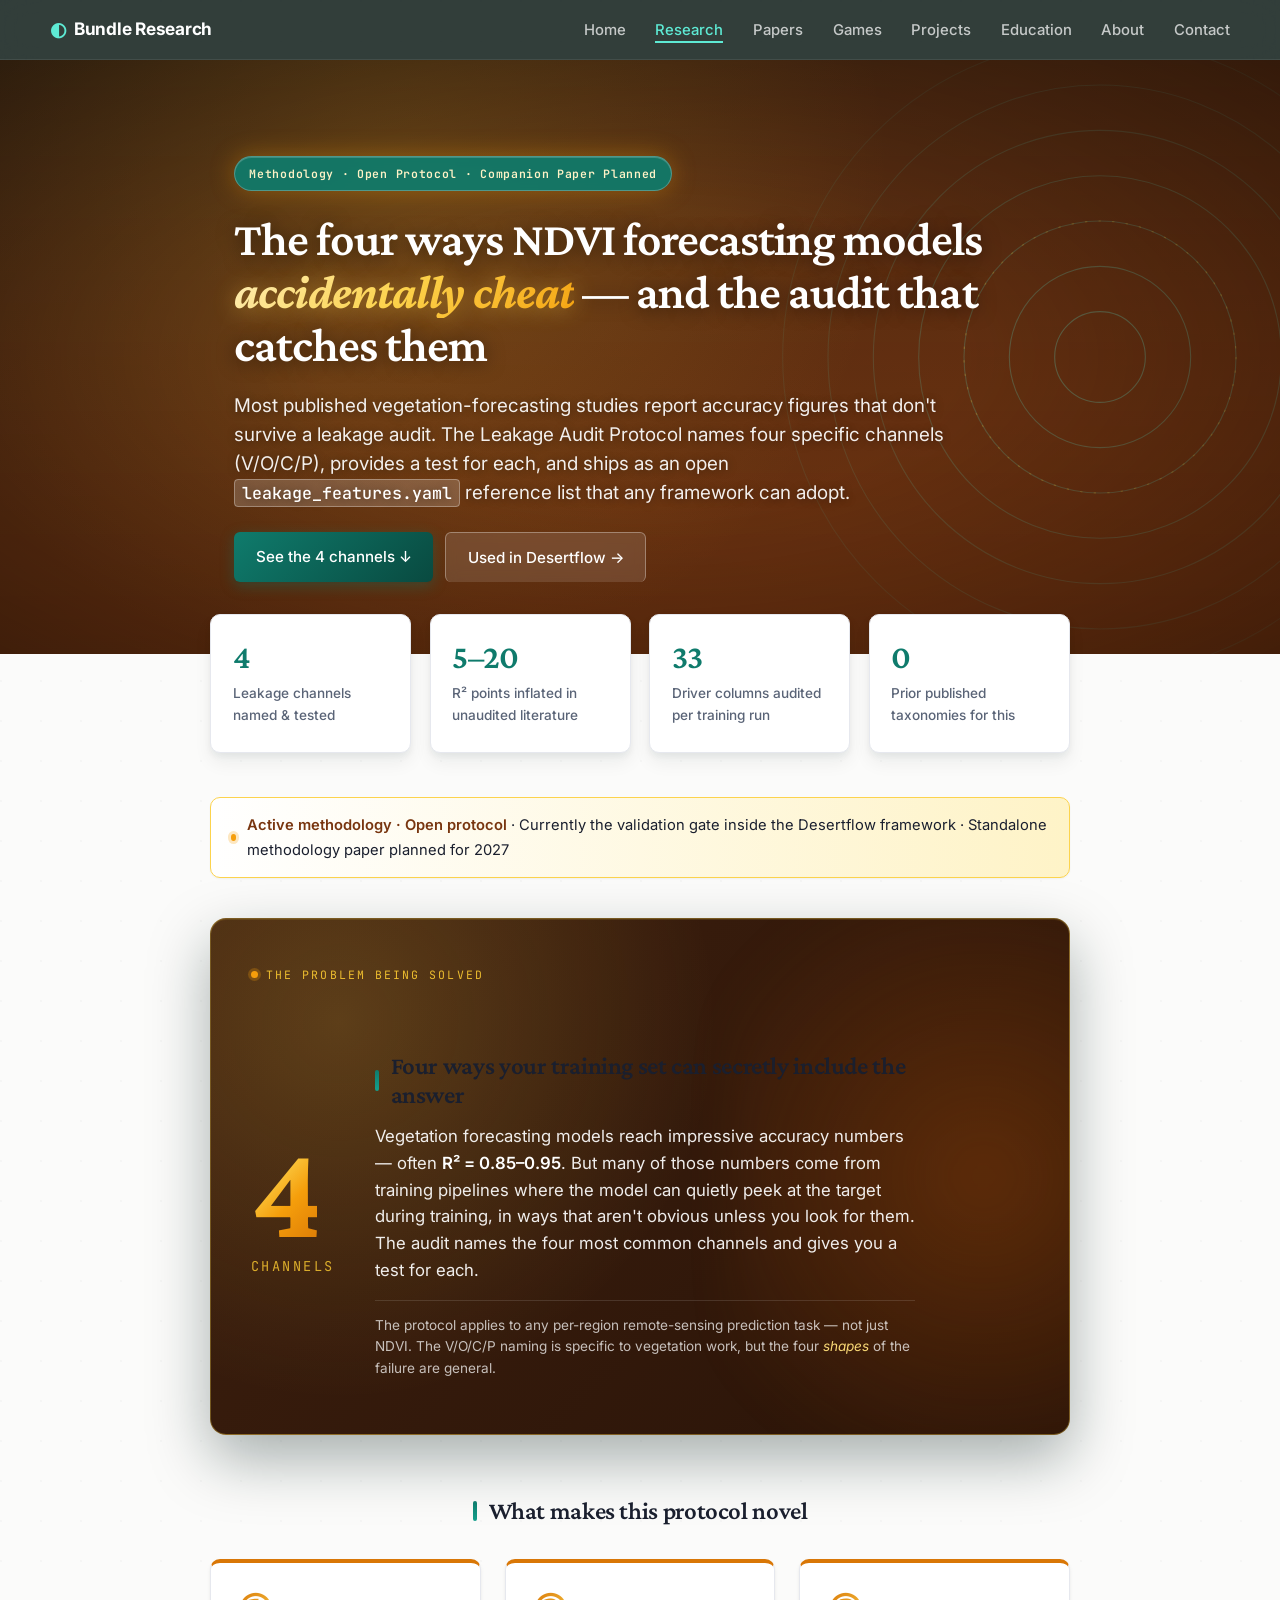
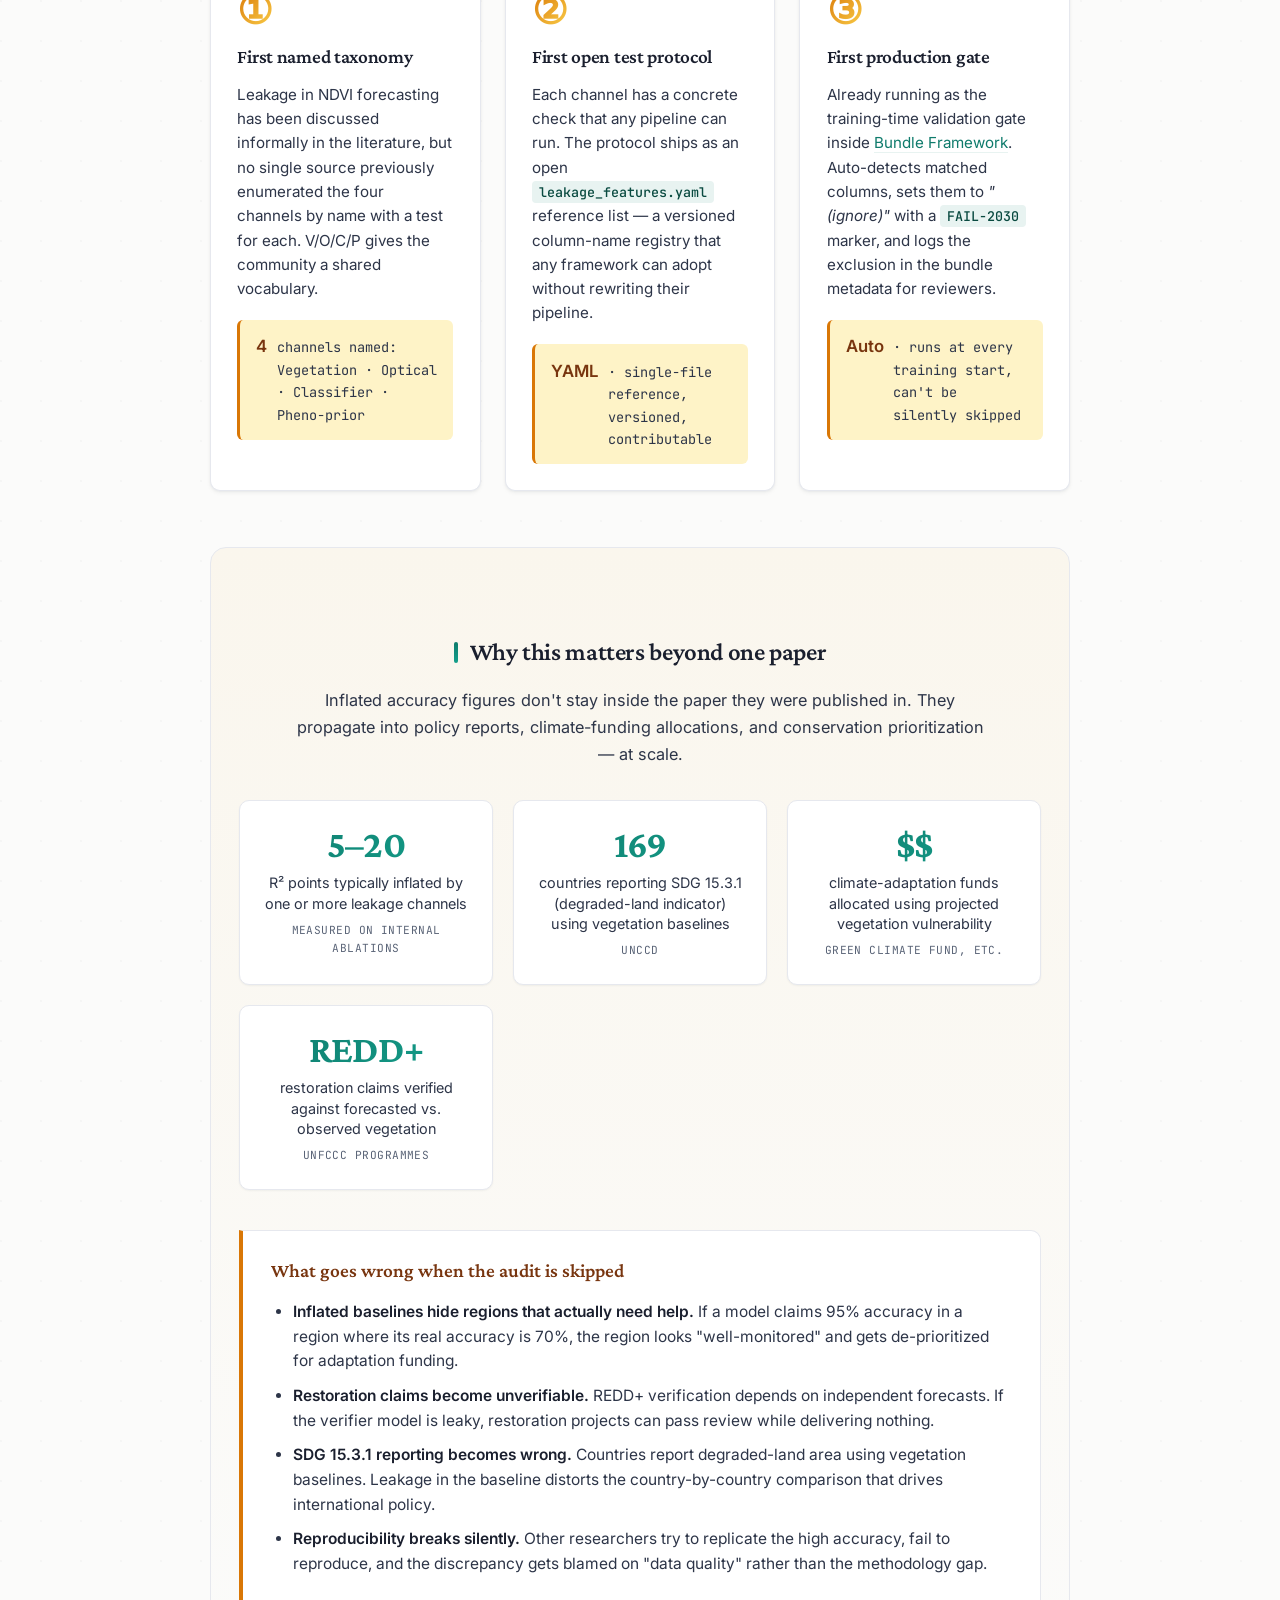
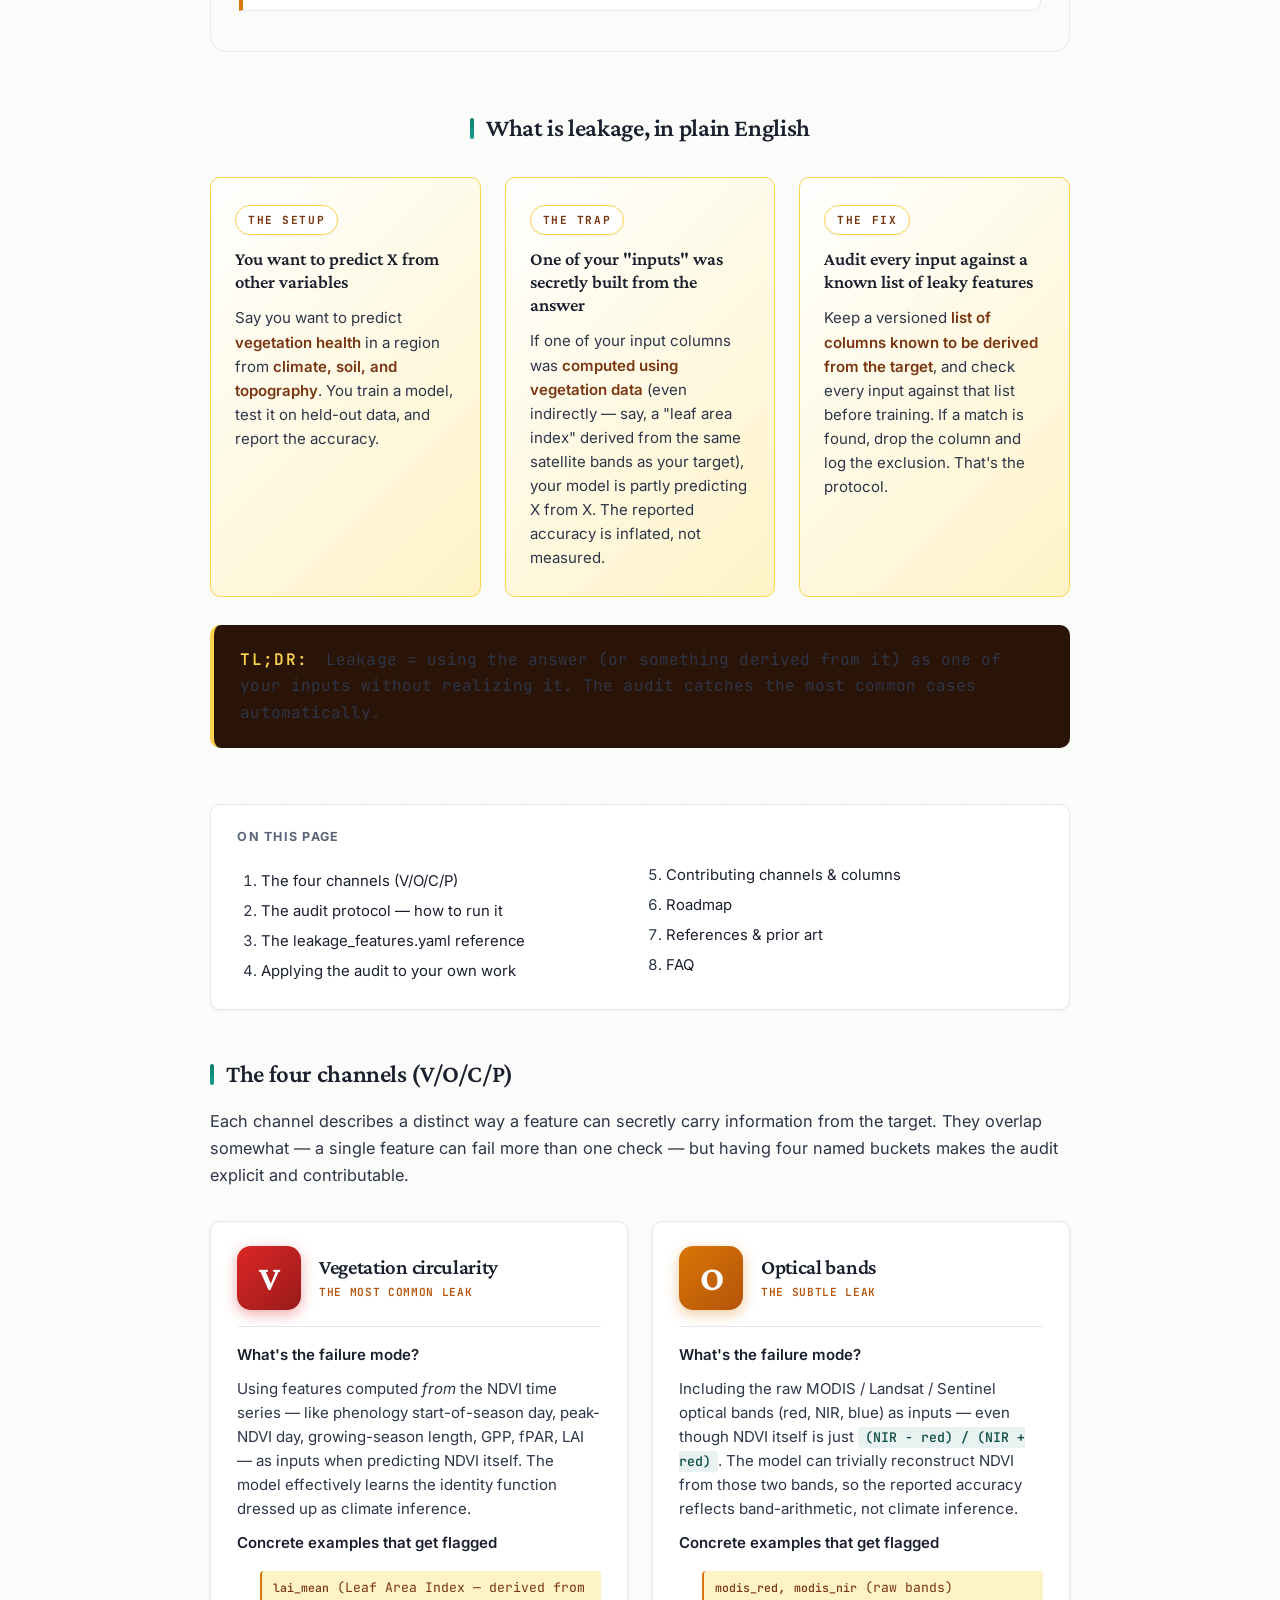
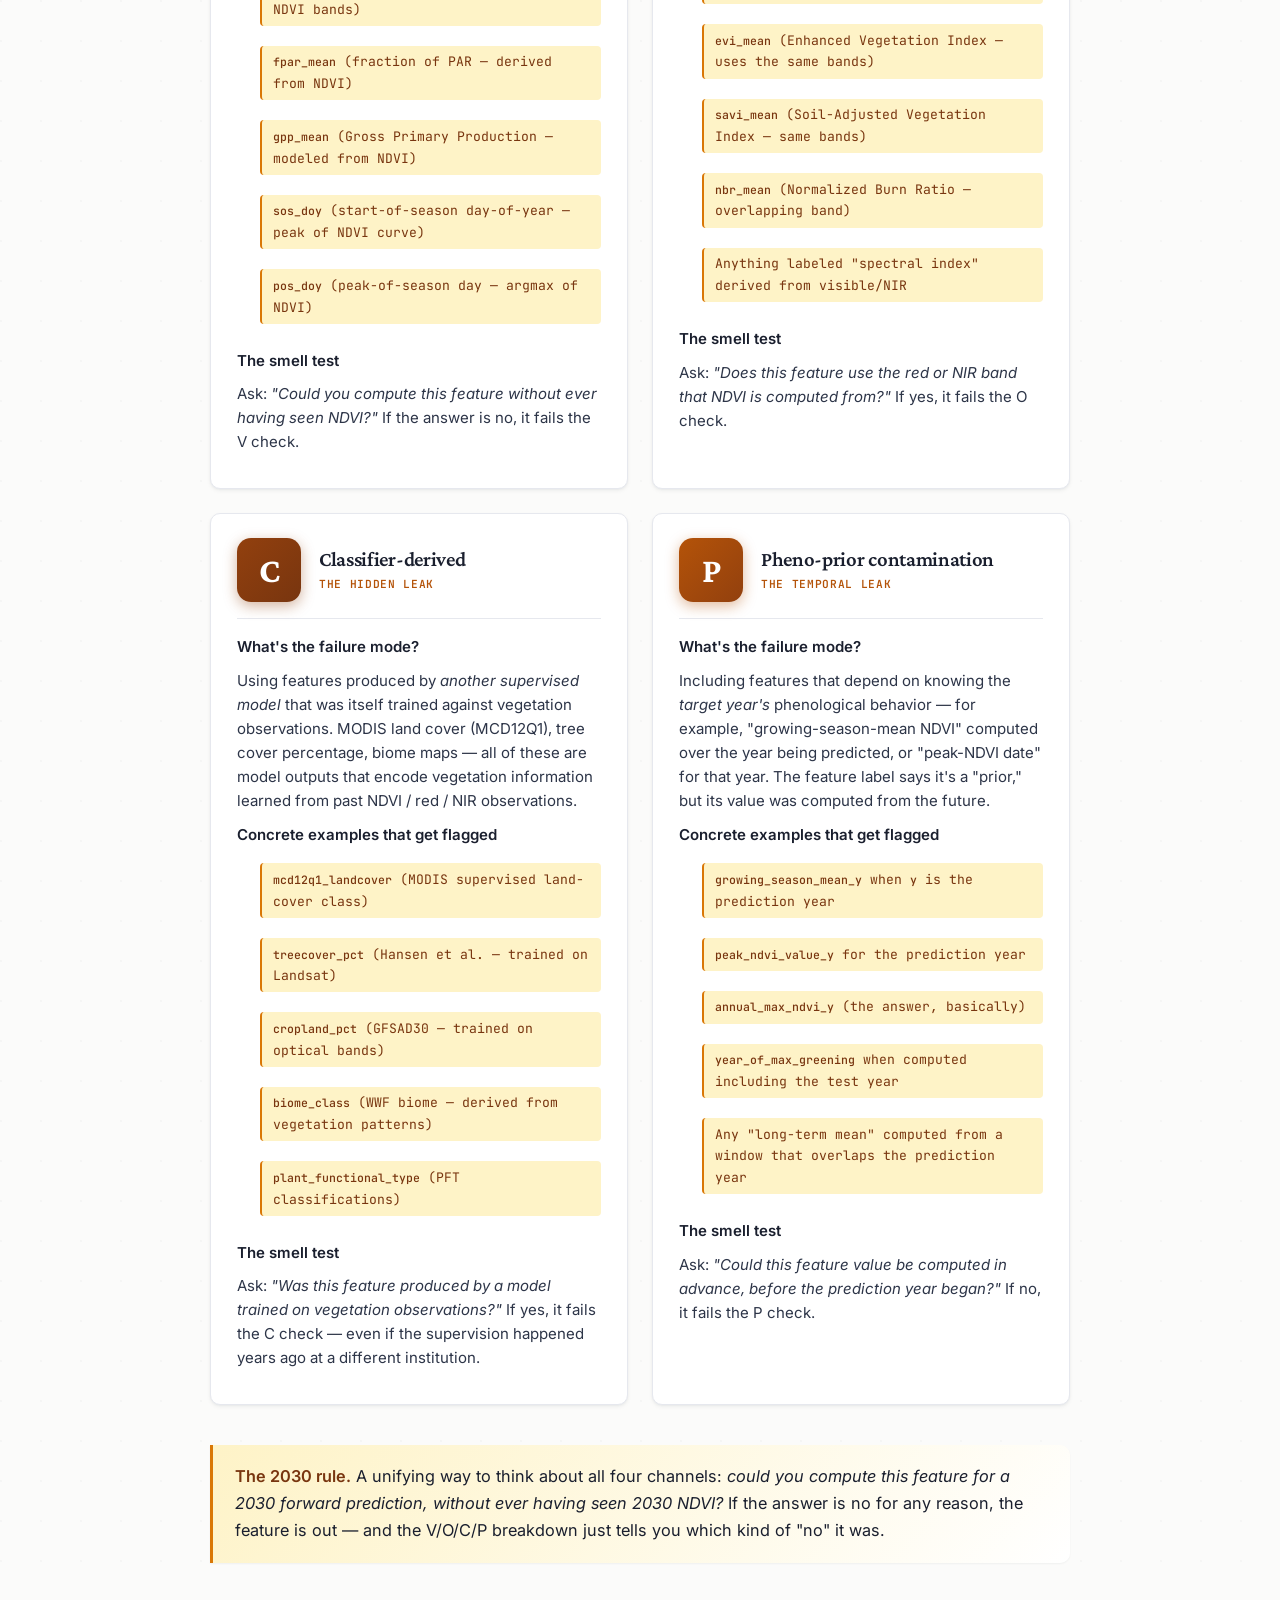
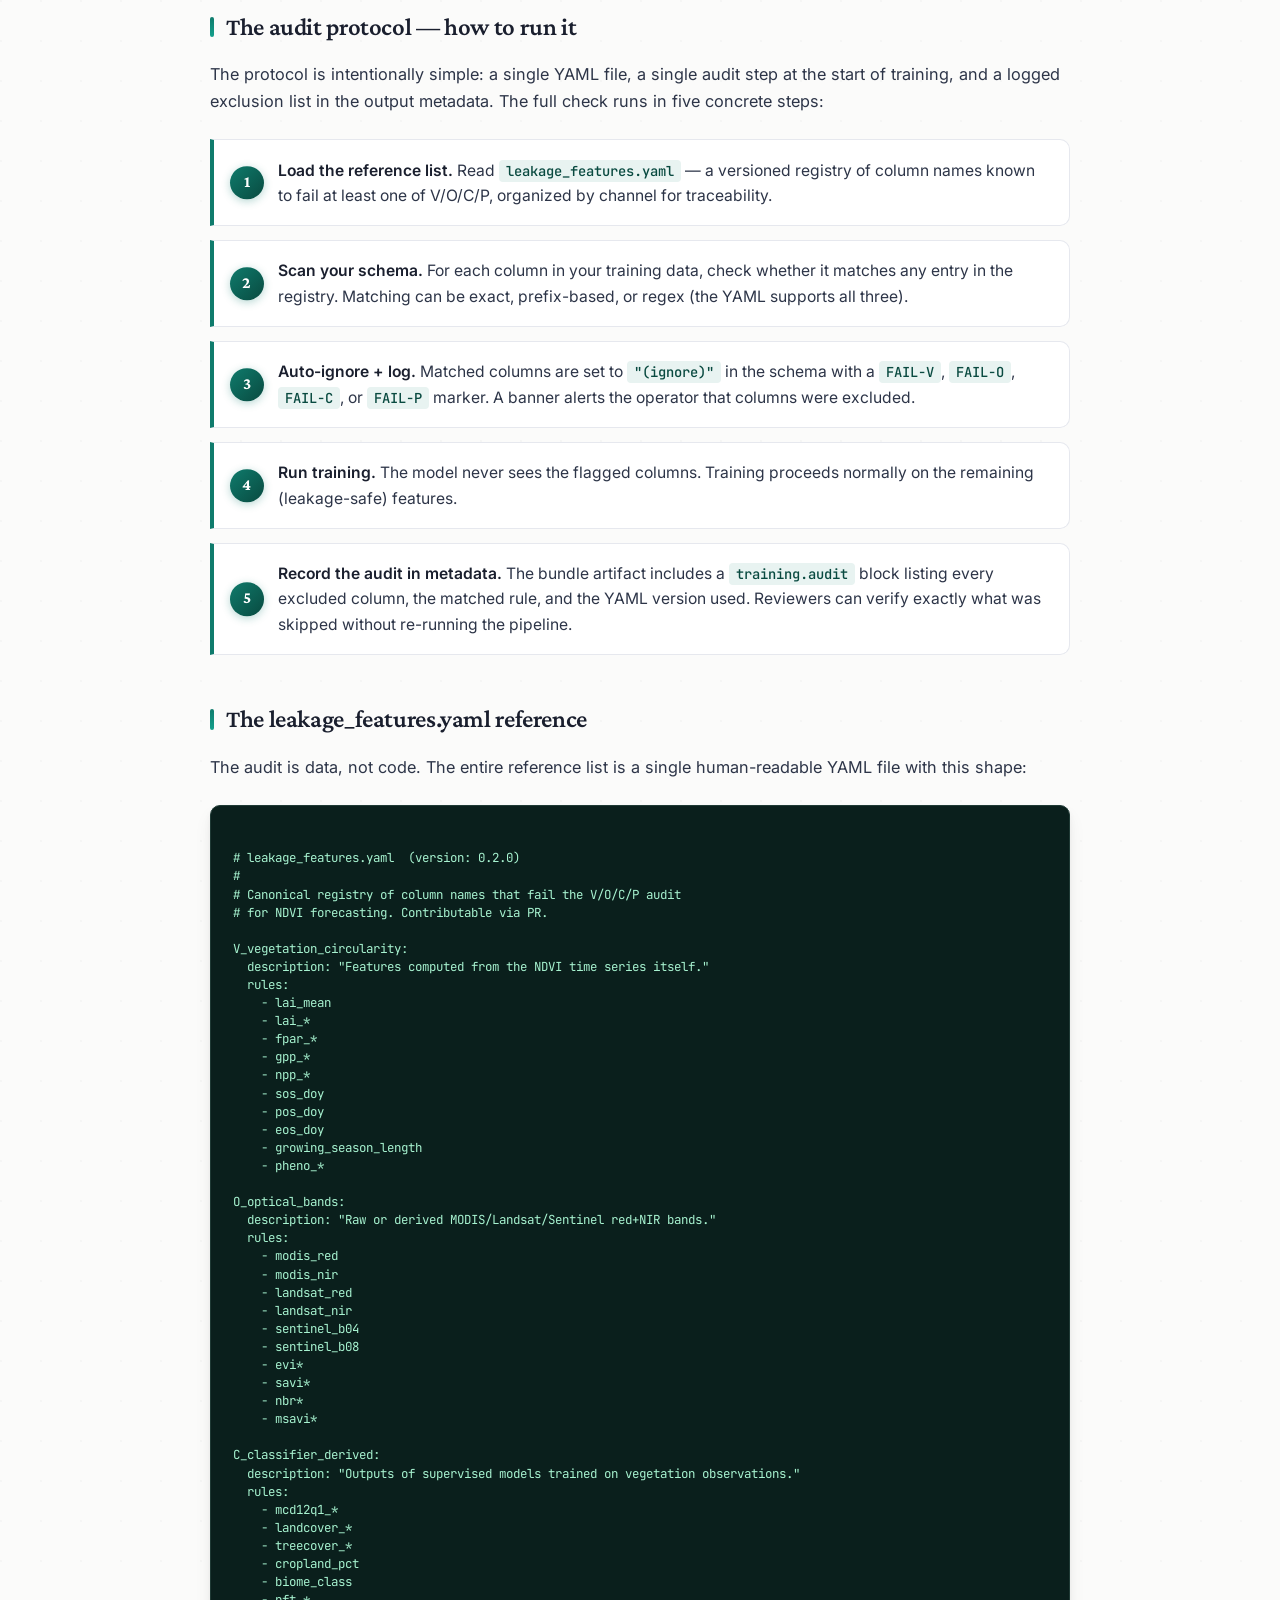
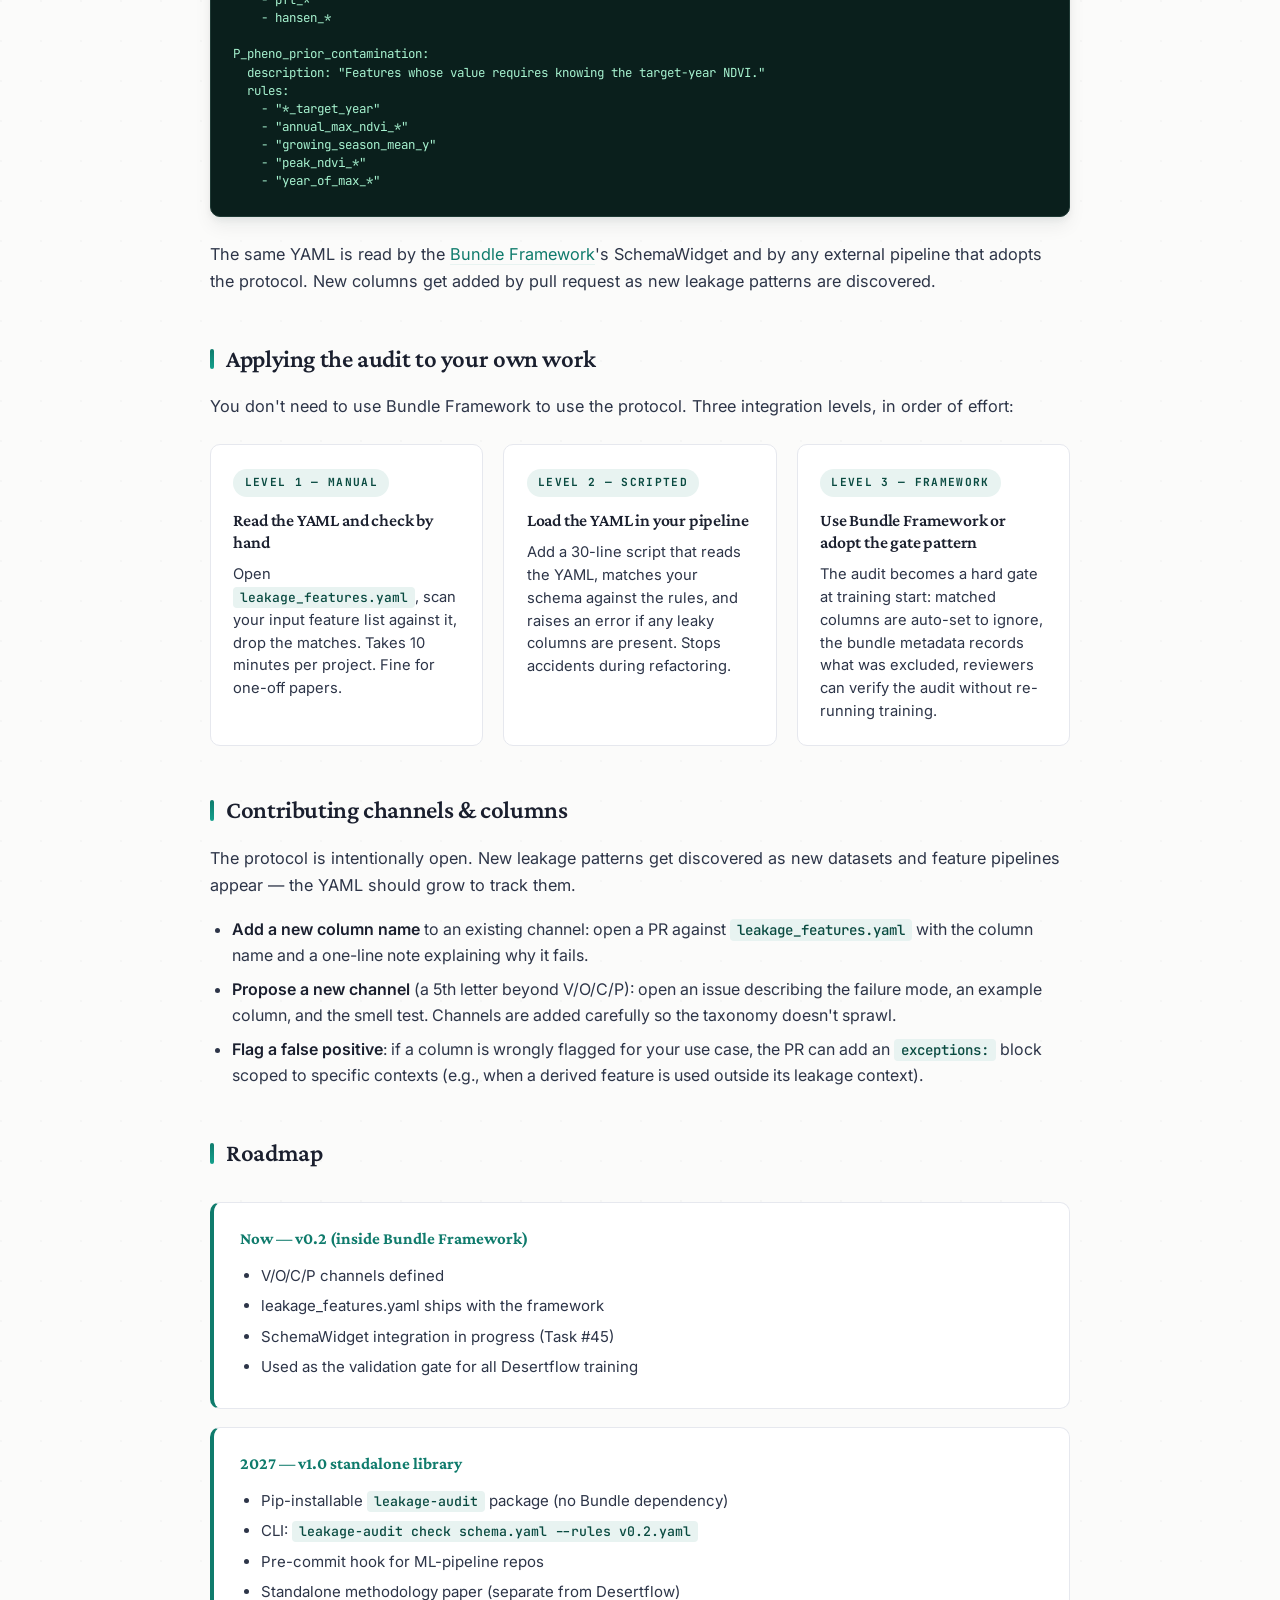
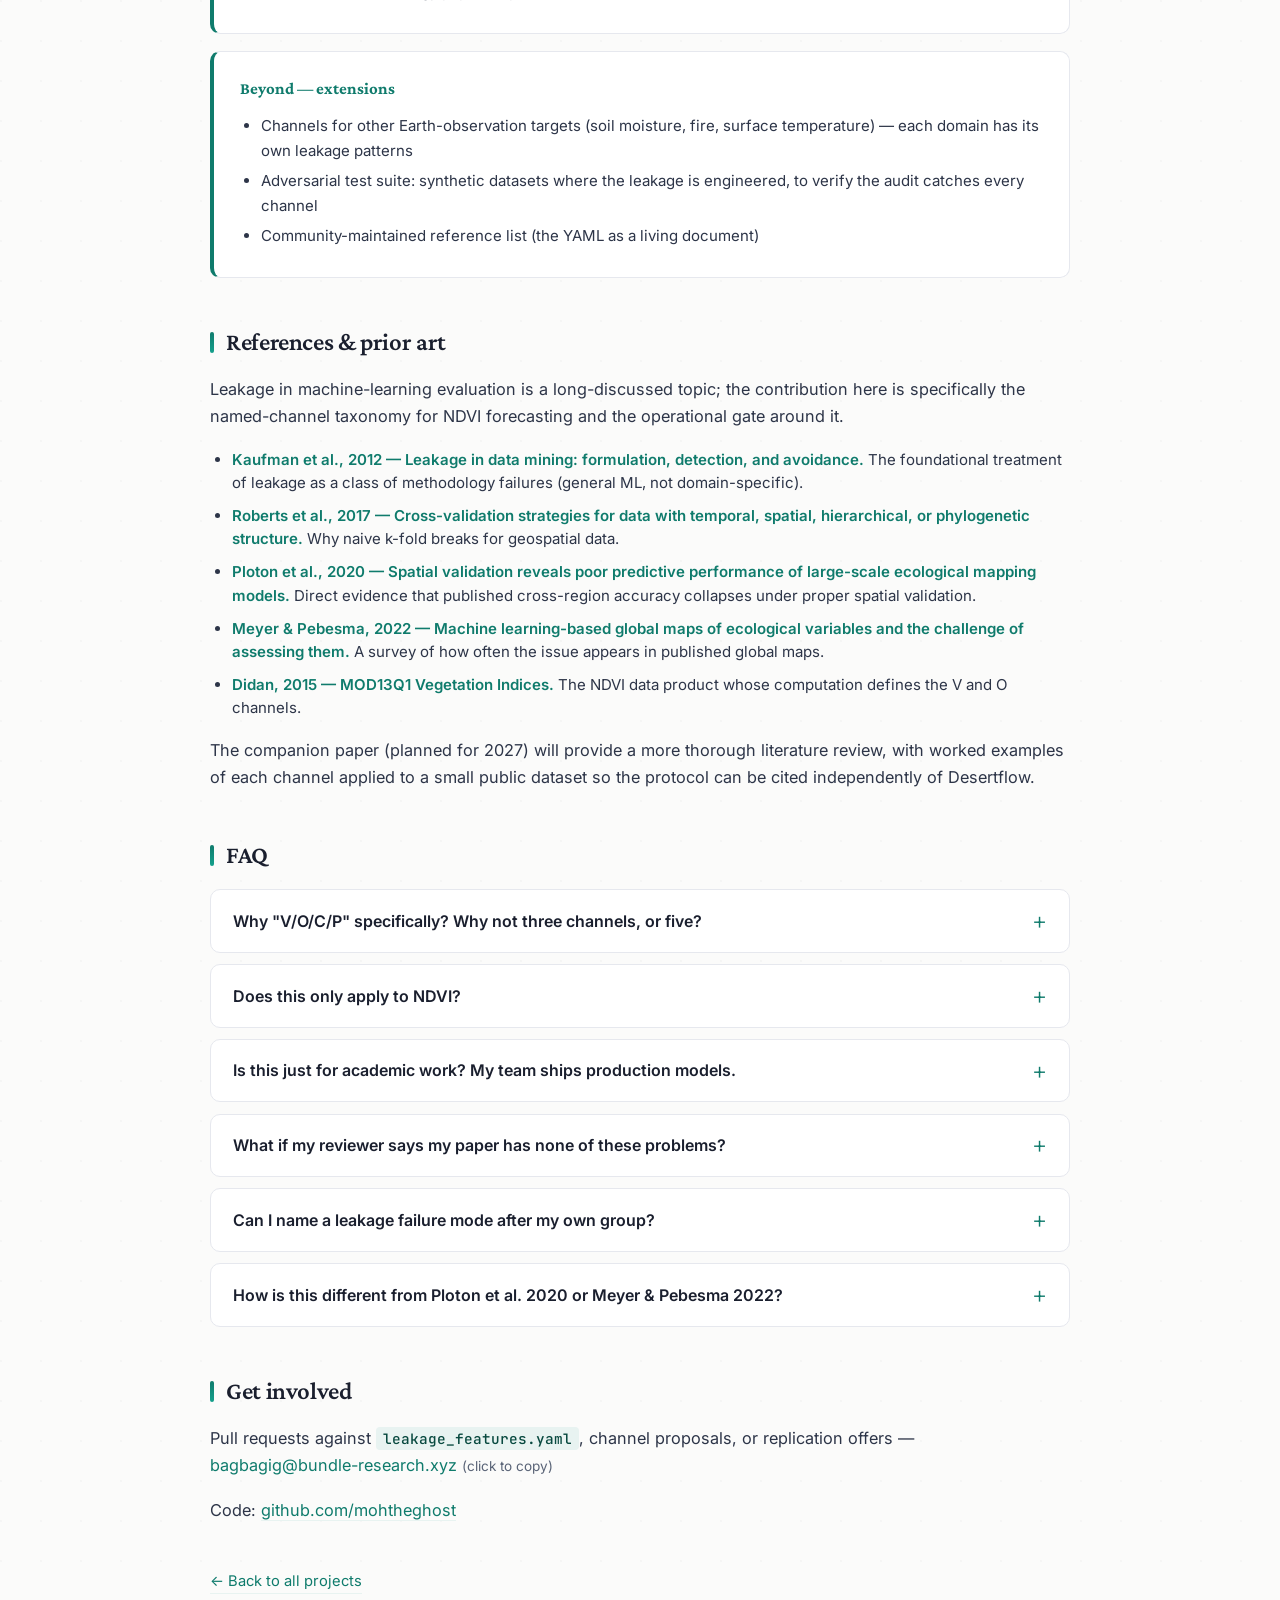
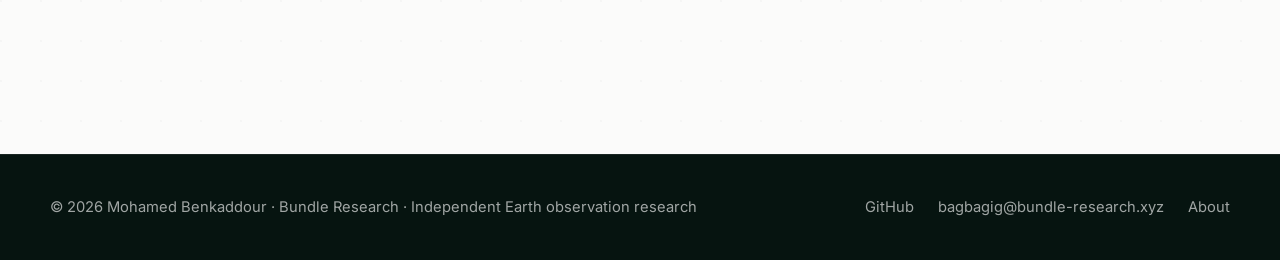
<file: leakage-audit.html>
<!doctype html>
<html lang="en">
<head>
<meta charset="utf-8">
<meta name="viewport" content="width=device-width,initial-scale=1">
<title>Leakage Audit Protocol — The Four Ways NDVI Models Cheat</title>
<meta name="description" content="An open methodology for catching the four leakage channels that quietly inflate published NDVI forecasting accuracy by 5–20 R² points. V/O/C/P — Vegetation circularity, Optical bands, Classifier-derived, Pheno-prior contamination.">

<link rel="icon" type="image/svg+xml" href="favicon.svg">

<meta property="og:type" content="article">
<meta property="og:url" content="https://bundle-research.xyz/leakage-audit.html">
<meta property="og:title" content="Leakage Audit Protocol — Honest NDVI Forecasting">
<meta property="og:description" content="Four leakage channels (V/O/C/P) that inflate published NDVI accuracy by 5–20 points, and the open audit protocol that catches them.">
<meta property="og:site_name" content="Bundle Research">
<meta name="twitter:card" content="summary_large_image">
<meta name="twitter:title" content="Leakage Audit Protocol — Honest NDVI Forecasting">
<meta name="twitter:description" content="Four leakage channels (V/O/C/P) that inflate published NDVI accuracy by 5–20 points.">

<!-- Google Fonts -->
<link rel="preconnect" href="https://fonts.googleapis.com">
<link rel="preconnect" href="https://fonts.gstatic.com" crossorigin>
<link href="https://fonts.googleapis.com/css2?family=Inter:wght@400;500;600;700&family=Crimson+Pro:ital,wght@0,400;0,500;0,600;1,400&family=JetBrains+Mono:wght@400;500;700&display=swap" rel="stylesheet">

<link rel="stylesheet" href="style.css">
<!-- Link preview picture (WhatsApp, email, social) -->
<meta property="og:image" content="https://bundle-research.xyz/images/og-card.jpg">
<meta property="og:image:width" content="1200">
<meta property="og:image:height" content="630">
<meta property="og:image:alt" content="Bundle Research — Mohamed Benkaddour: forecasting tools for the environment">
<meta name="twitter:image" content="https://bundle-research.xyz/images/og-card.jpg">
</head>
<body>

<nav class="nav">
  <div class="nav-inner">
    <a href="/" class="nav-brand">Bundle Research</a>
    <ul class="nav-links">
      <li><a href="/">Home</a></li>
      <li><a href="/research.html" class="active">Research</a></li>
      <li><a href="/publications.html">Papers</a></li>
      <li><a href="/games/">Games</a></li>
      <li><a href="/#projects">Projects</a></li>
      <li><a href="/#education">Education</a></li>
      <li><a href="/about.html">About</a></li>
      <li><a href="#contact-footer">Contact</a></li>
    </ul>
  </div>
</nav>

<header class="hero-project hero-project-audit">
  <div class="container-narrow">
    <span class="badge badge-mono badge-warn">Methodology · Open Protocol · Companion Paper Planned</span>
    <h1>The four ways NDVI forecasting models <span class="hero-spark hero-spark-warn">accidentally cheat</span> — and the audit that catches them</h1>
    <p class="lede">Most published vegetation-forecasting studies report accuracy figures that don't survive a leakage audit. The Leakage Audit Protocol names four specific channels (V/O/C/P), provides a test for each, and ships as an open <code style="background:rgba(255,255,255,0.18);color:#fff;border:1px solid rgba(255,255,255,0.3);">leakage_features.yaml</code> reference list that any framework can adopt.</p>
    <div class="ctas">
      <a class="btn btn-primary" href="#channels">See the 4 channels ↓</a>
      <a class="btn btn-secondary" href="desertflow.html#leakage">Used in Desertflow →</a>
    </div>
  </div>
</header>

<main class="container-narrow content">

<div class="stats">
  <div class="stat" data-reveal><div class="stat-num" data-counter-target="4">4</div><div class="stat-label">Leakage channels named &amp; tested</div></div>
  <div class="stat" data-reveal data-reveal-delay="1"><div class="stat-num">5–20</div><div class="stat-label">R² points inflated in unaudited literature</div></div>
  <div class="stat" data-reveal data-reveal-delay="2"><div class="stat-num" data-counter-target="33">33</div><div class="stat-label">Driver columns audited per training run</div></div>
  <div class="stat" data-reveal data-reveal-delay="3"><div class="stat-num" data-counter-target="0">0</div><div class="stat-label">Prior published taxonomies for this</div></div>
</div>

<div class="status-row status-row-warn">
  <span class="dot dot-warn"></span>
  <span><strong>Active methodology · Open protocol</strong> · Currently the validation gate inside the Desertflow framework · Standalone methodology paper planned for 2027</span>
</div>

<!-- ★ HEADLINE BANNER -->
<section class="headline-banner headline-banner-audit" id="headline" data-reveal>
  <div class="headline-banner-eyebrow">
    <span class="dot dot-warn"></span>
    The problem being solved
  </div>
  <div class="headline-banner-main">
    <div class="headline-banner-big">
      <span class="headline-banner-num headline-banner-num-warn">4</span>
      <span class="headline-banner-tag">Channels</span>
    </div>
    <div class="headline-banner-text">
      <h2 class="headline-banner-title">Four ways your training set can secretly include the answer</h2>
      <p>Vegetation forecasting models reach impressive accuracy numbers — often <strong>R² = 0.85–0.95</strong>. But many of those numbers come from training pipelines where the model can quietly peek at the target during training, in ways that aren't obvious unless you look for them. The audit names the four most common channels and gives you a test for each.</p>
      <p class="headline-banner-fine">The protocol applies to any per-region remote-sensing prediction task — not just NDVI. The V/O/C/P naming is specific to vegetation work, but the four <em>shapes</em> of the failure are general.</p>
    </div>
  </div>
</section>

<!-- ★ THREE PILLARS — what makes the protocol novel -->
<section class="achievement-pillars" data-reveal>
  <h2 class="section-title section-title-center">What makes this protocol novel</h2>
  <div class="pillar-grid">

    <article class="pillar-card pillar-card-warn">
      <div class="pillar-icon pillar-icon-warn">①</div>
      <h3 class="pillar-title">First named taxonomy</h3>
      <p>Leakage in NDVI forecasting has been discussed informally in the literature, but no single source previously enumerated the four channels by name with a test for each. V/O/C/P gives the community a shared vocabulary.</p>
      <div class="pillar-stat pillar-stat-warn"><strong>4</strong><span> channels named: Vegetation · Optical · Classifier · Pheno-prior</span></div>
    </article>

    <article class="pillar-card pillar-card-warn">
      <div class="pillar-icon pillar-icon-warn">②</div>
      <h3 class="pillar-title">First open test protocol</h3>
      <p>Each channel has a concrete check that any pipeline can run. The protocol ships as an open <code>leakage_features.yaml</code> reference list — a versioned column-name registry that any framework can adopt without rewriting their pipeline.</p>
      <div class="pillar-stat pillar-stat-warn"><strong>YAML</strong><span> · single-file reference, versioned, contributable</span></div>
    </article>

    <article class="pillar-card pillar-card-warn">
      <div class="pillar-icon pillar-icon-warn">③</div>
      <h3 class="pillar-title">First production gate</h3>
      <p>Already running as the training-time validation gate inside <a href="bundle-framework.html">Bundle Framework</a>. Auto-detects matched columns, sets them to <em>"(ignore)"</em> with a <code>FAIL-2030</code> marker, and logs the exclusion in the bundle metadata for reviewers.</p>
      <div class="pillar-stat pillar-stat-warn"><strong>Auto</strong><span> · runs at every training start, can't be silently skipped</span></div>
    </article>

  </div>
</section>

<!-- ★ WHY THIS MATTERS -->
<section class="world-impact" data-reveal>
  <h2 class="section-title section-title-center">Why this matters beyond one paper</h2>
  <p class="section-subtitle section-subtitle-center">Inflated accuracy figures don't stay inside the paper they were published in. They propagate into policy reports, climate-funding allocations, and conservation prioritization — at scale.</p>

  <div class="impact-grid">
    <div class="impact-stat">
      <div class="impact-num">5–20</div>
      <div class="impact-label">R² points typically inflated by one or more leakage channels</div>
      <div class="impact-source">measured on internal ablations</div>
    </div>
    <div class="impact-stat">
      <div class="impact-num">169</div>
      <div class="impact-label">countries reporting SDG 15.3.1 (degraded-land indicator) using vegetation baselines</div>
      <div class="impact-source">UNCCD</div>
    </div>
    <div class="impact-stat">
      <div class="impact-num">$$</div>
      <div class="impact-label">climate-adaptation funds allocated using projected vegetation vulnerability</div>
      <div class="impact-source">Green Climate Fund, etc.</div>
    </div>
    <div class="impact-stat">
      <div class="impact-num">REDD+</div>
      <div class="impact-label">restoration claims verified against forecasted vs. observed vegetation</div>
      <div class="impact-source">UNFCCC programmes</div>
    </div>
  </div>

  <div class="impact-why impact-why-warn">
    <h3>What goes wrong when the audit is skipped</h3>
    <ul>
      <li><strong>Inflated baselines hide regions that actually need help.</strong> If a model claims 95% accuracy in a region where its real accuracy is 70%, the region looks "well-monitored" and gets de-prioritized for adaptation funding.</li>
      <li><strong>Restoration claims become unverifiable.</strong> REDD+ verification depends on independent forecasts. If the verifier model is leaky, restoration projects can pass review while delivering nothing.</li>
      <li><strong>SDG 15.3.1 reporting becomes wrong.</strong> Countries report degraded-land area using vegetation baselines. Leakage in the baseline distorts the country-by-country comparison that drives international policy.</li>
      <li><strong>Reproducibility breaks silently.</strong> Other researchers try to replicate the high accuracy, fail to reproduce, and the discrepancy gets blamed on "data quality" rather than the methodology gap.</li>
    </ul>
  </div>
</section>

<!-- ★ PLAIN ENGLISH: what is leakage? -->
<section class="plain-english" data-reveal>
  <h2 class="section-title section-title-center">What is leakage, in plain English</h2>
  <div class="explainer-grid">

    <div class="explainer-card explainer-card-warn">
      <div class="explainer-step explainer-step-warn">The setup</div>
      <h3>You want to predict X from other variables</h3>
      <p>Say you want to predict <strong>vegetation health</strong> in a region from <strong>climate, soil, and topography</strong>. You train a model, test it on held-out data, and report the accuracy.</p>
    </div>

    <div class="explainer-card explainer-card-warn">
      <div class="explainer-step explainer-step-warn">The trap</div>
      <h3>One of your "inputs" was secretly built from the answer</h3>
      <p>If one of your input columns was <strong>computed using vegetation data</strong> (even indirectly — say, a "leaf area index" derived from the same satellite bands as your target), your model is partly predicting X from X. The reported accuracy is inflated, not measured.</p>
    </div>

    <div class="explainer-card explainer-card-warn">
      <div class="explainer-step explainer-step-warn">The fix</div>
      <h3>Audit every input against a known list of leaky features</h3>
      <p>Keep a versioned <strong>list of columns known to be derived from the target</strong>, and check every input against that list before training. If a match is found, drop the column and log the exclusion. That's the protocol.</p>
    </div>

  </div>
  <p class="plain-english-tldr plain-english-tldr-warn"><strong>TL;DR:</strong> Leakage = using the answer (or something derived from it) as one of your inputs without realizing it. The audit catches the most common cases automatically.</p>
</section>

<!-- TOC -->
<nav class="toc" aria-label="Page sections">
  <div class="toc-title">On this page</div>
  <ol>
    <li><a href="#channels">The four channels (V/O/C/P)</a></li>
    <li><a href="#protocol">The audit protocol — how to run it</a></li>
    <li><a href="#yaml">The leakage_features.yaml reference</a></li>
    <li><a href="#own">Applying the audit to your own work</a></li>
    <li><a href="#contributing">Contributing channels &amp; columns</a></li>
    <li><a href="#roadmap">Roadmap</a></li>
    <li><a href="#refs">References &amp; prior art</a></li>
    <li><a href="#faq">FAQ</a></li>
  </ol>
</nav>

<!-- ★ THE FOUR CHANNELS — main content -->
<h2 id="channels">The four channels (V/O/C/P)</h2>
<p>Each channel describes a distinct way a feature can secretly carry information from the target. They overlap somewhat — a single feature can fail more than one check — but having four named buckets makes the audit explicit and contributable.</p>

<div class="channel-grid">

  <article class="channel-card channel-card-v">
    <div class="channel-header">
      <span class="channel-letter">V</span>
      <div>
        <div class="channel-name">Vegetation circularity</div>
        <div class="channel-tag">The most common leak</div>
      </div>
    </div>
    <div class="channel-body">
      <p class="channel-q"><strong>What's the failure mode?</strong></p>
      <p>Using features computed <em>from</em> the NDVI time series — like phenology start-of-season day, peak-NDVI day, growing-season length, GPP, fPAR, LAI — as inputs when predicting NDVI itself. The model effectively learns the identity function dressed up as climate inference.</p>
      <p class="channel-q"><strong>Concrete examples that get flagged</strong></p>
      <ul class="channel-ex">
        <li><code>lai_mean</code> (Leaf Area Index — derived from NDVI bands)</li>
        <li><code>fpar_mean</code> (fraction of PAR — derived from NDVI)</li>
        <li><code>gpp_mean</code> (Gross Primary Production — modeled from NDVI)</li>
        <li><code>sos_doy</code> (start-of-season day-of-year — peak of NDVI curve)</li>
        <li><code>pos_doy</code> (peak-of-season day — argmax of NDVI)</li>
      </ul>
      <p class="channel-q"><strong>The smell test</strong></p>
      <p>Ask: <em>"Could you compute this feature without ever having seen NDVI?"</em> If the answer is no, it fails the V check.</p>
    </div>
  </article>

  <article class="channel-card channel-card-o">
    <div class="channel-header">
      <span class="channel-letter">O</span>
      <div>
        <div class="channel-name">Optical bands</div>
        <div class="channel-tag">The subtle leak</div>
      </div>
    </div>
    <div class="channel-body">
      <p class="channel-q"><strong>What's the failure mode?</strong></p>
      <p>Including the raw MODIS / Landsat / Sentinel optical bands (red, NIR, blue) as inputs — even though NDVI itself is just <code>(NIR − red) / (NIR + red)</code>. The model can trivially reconstruct NDVI from those two bands, so the reported accuracy reflects band-arithmetic, not climate inference.</p>
      <p class="channel-q"><strong>Concrete examples that get flagged</strong></p>
      <ul class="channel-ex">
        <li><code>modis_red</code>, <code>modis_nir</code> (raw bands)</li>
        <li><code>evi_mean</code> (Enhanced Vegetation Index — uses the same bands)</li>
        <li><code>savi_mean</code> (Soil-Adjusted Vegetation Index — same bands)</li>
        <li><code>nbr_mean</code> (Normalized Burn Ratio — overlapping band)</li>
        <li>Anything labeled "spectral index" derived from visible/NIR</li>
      </ul>
      <p class="channel-q"><strong>The smell test</strong></p>
      <p>Ask: <em>"Does this feature use the red or NIR band that NDVI is computed from?"</em> If yes, it fails the O check.</p>
    </div>
  </article>

  <article class="channel-card channel-card-c">
    <div class="channel-header">
      <span class="channel-letter">C</span>
      <div>
        <div class="channel-name">Classifier-derived</div>
        <div class="channel-tag">The hidden leak</div>
      </div>
    </div>
    <div class="channel-body">
      <p class="channel-q"><strong>What's the failure mode?</strong></p>
      <p>Using features produced by <em>another supervised model</em> that was itself trained against vegetation observations. MODIS land cover (MCD12Q1), tree cover percentage, biome maps — all of these are model outputs that encode vegetation information learned from past NDVI / red / NIR observations.</p>
      <p class="channel-q"><strong>Concrete examples that get flagged</strong></p>
      <ul class="channel-ex">
        <li><code>mcd12q1_landcover</code> (MODIS supervised land-cover class)</li>
        <li><code>treecover_pct</code> (Hansen et al. — trained on Landsat)</li>
        <li><code>cropland_pct</code> (GFSAD30 — trained on optical bands)</li>
        <li><code>biome_class</code> (WWF biome — derived from vegetation patterns)</li>
        <li><code>plant_functional_type</code> (PFT classifications)</li>
      </ul>
      <p class="channel-q"><strong>The smell test</strong></p>
      <p>Ask: <em>"Was this feature produced by a model trained on vegetation observations?"</em> If yes, it fails the C check — even if the supervision happened years ago at a different institution.</p>
    </div>
  </article>

  <article class="channel-card channel-card-p">
    <div class="channel-header">
      <span class="channel-letter">P</span>
      <div>
        <div class="channel-name">Pheno-prior contamination</div>
        <div class="channel-tag">The temporal leak</div>
      </div>
    </div>
    <div class="channel-body">
      <p class="channel-q"><strong>What's the failure mode?</strong></p>
      <p>Including features that depend on knowing the <em>target year's</em> phenological behavior — for example, "growing-season-mean NDVI" computed over the year being predicted, or "peak-NDVI date" for that year. The feature label says it's a "prior," but its value was computed from the future.</p>
      <p class="channel-q"><strong>Concrete examples that get flagged</strong></p>
      <ul class="channel-ex">
        <li><code>growing_season_mean_y</code> when <code>y</code> is the prediction year</li>
        <li><code>peak_ndvi_value_y</code> for the prediction year</li>
        <li><code>annual_max_ndvi_y</code> (the answer, basically)</li>
        <li><code>year_of_max_greening</code> when computed including the test year</li>
        <li>Any "long-term mean" computed from a window that overlaps the prediction year</li>
      </ul>
      <p class="channel-q"><strong>The smell test</strong></p>
      <p>Ask: <em>"Could this feature value be computed in advance, before the prediction year began?"</em> If no, it fails the P check.</p>
    </div>
  </article>

</div>

<div class="highlight highlight-warn">
  <strong>The 2030 rule.</strong> A unifying way to think about all four channels: <em>could you compute this feature for a 2030 forward prediction, without ever having seen 2030 NDVI?</em> If the answer is no for any reason, the feature is out — and the V/O/C/P breakdown just tells you which kind of "no" it was.
</div>

<h2 id="protocol">The audit protocol — how to run it</h2>
<p>The protocol is intentionally simple: a single YAML file, a single audit step at the start of training, and a logged exclusion list in the output metadata. The full check runs in five concrete steps:</p>

<ol class="audit-steps">
  <li>
    <strong>Load the reference list.</strong> Read <code>leakage_features.yaml</code> — a versioned registry of column names known to fail at least one of V/O/C/P, organized by channel for traceability.
  </li>
  <li>
    <strong>Scan your schema.</strong> For each column in your training data, check whether it matches any entry in the registry. Matching can be exact, prefix-based, or regex (the YAML supports all three).
  </li>
  <li>
    <strong>Auto-ignore + log.</strong> Matched columns are set to <code>"(ignore)"</code> in the schema with a <code>FAIL-V</code>, <code>FAIL-O</code>, <code>FAIL-C</code>, or <code>FAIL-P</code> marker. A banner alerts the operator that columns were excluded.
  </li>
  <li>
    <strong>Run training.</strong> The model never sees the flagged columns. Training proceeds normally on the remaining (leakage-safe) features.
  </li>
  <li>
    <strong>Record the audit in metadata.</strong> The bundle artifact includes a <code>training.audit</code> block listing every excluded column, the matched rule, and the YAML version used. Reviewers can verify exactly what was skipped without re-running the pipeline.
  </li>
</ol>

<h2 id="yaml">The leakage_features.yaml reference</h2>
<p>The audit is data, not code. The entire reference list is a single human-readable YAML file with this shape:</p>

<div class="diagram">
# leakage_features.yaml  (version: 0.2.0)
#
# Canonical registry of column names that fail the V/O/C/P audit
# for NDVI forecasting. Contributable via PR.

V_vegetation_circularity:
  description: "Features computed from the NDVI time series itself."
  rules:
    - lai_mean
    - lai_*
    - fpar_*
    - gpp_*
    - npp_*
    - sos_doy
    - pos_doy
    - eos_doy
    - growing_season_length
    - pheno_*

O_optical_bands:
  description: "Raw or derived MODIS/Landsat/Sentinel red+NIR bands."
  rules:
    - modis_red
    - modis_nir
    - landsat_red
    - landsat_nir
    - sentinel_b04
    - sentinel_b08
    - evi*
    - savi*
    - nbr*
    - msavi*

C_classifier_derived:
  description: "Outputs of supervised models trained on vegetation observations."
  rules:
    - mcd12q1_*
    - landcover_*
    - treecover_*
    - cropland_pct
    - biome_class
    - pft_*
    - hansen_*

P_pheno_prior_contamination:
  description: "Features whose value requires knowing the target-year NDVI."
  rules:
    - "*_target_year"
    - "annual_max_ndvi_*"
    - "growing_season_mean_y"
    - "peak_ndvi_*"
    - "year_of_max_*"
</div>

<p>The same YAML is read by the <a href="bundle-framework.html">Bundle Framework</a>'s SchemaWidget and by any external pipeline that adopts the protocol. New columns get added by pull request as new leakage patterns are discovered.</p>

<h2 id="own">Applying the audit to your own work</h2>
<p>You don't need to use Bundle Framework to use the protocol. Three integration levels, in order of effort:</p>

<div class="integration-grid">

  <div class="integration-level">
    <div class="integration-level-tag">Level 1 — Manual</div>
    <h3>Read the YAML and check by hand</h3>
    <p>Open <code>leakage_features.yaml</code>, scan your input feature list against it, drop the matches. Takes 10 minutes per project. Fine for one-off papers.</p>
  </div>

  <div class="integration-level">
    <div class="integration-level-tag">Level 2 — Scripted</div>
    <h3>Load the YAML in your pipeline</h3>
    <p>Add a 30-line script that reads the YAML, matches your schema against the rules, and raises an error if any leaky columns are present. Stops accidents during refactoring.</p>
  </div>

  <div class="integration-level">
    <div class="integration-level-tag">Level 3 — Framework</div>
    <h3>Use Bundle Framework or adopt the gate pattern</h3>
    <p>The audit becomes a hard gate at training start: matched columns are auto-set to ignore, the bundle metadata records what was excluded, reviewers can verify the audit without re-running training.</p>
  </div>

</div>

<h2 id="contributing">Contributing channels &amp; columns</h2>
<p>The protocol is intentionally open. New leakage patterns get discovered as new datasets and feature pipelines appear — the YAML should grow to track them.</p>

<ul>
  <li><strong>Add a new column name</strong> to an existing channel: open a PR against <code>leakage_features.yaml</code> with the column name and a one-line note explaining why it fails.</li>
  <li><strong>Propose a new channel</strong> (a 5th letter beyond V/O/C/P): open an issue describing the failure mode, an example column, and the smell test. Channels are added carefully so the taxonomy doesn't sprawl.</li>
  <li><strong>Flag a false positive</strong>: if a column is wrongly flagged for your use case, the PR can add an <code>exceptions:</code> block scoped to specific contexts (e.g., when a derived feature is used outside its leakage context).</li>
</ul>

<h2 id="roadmap">Roadmap</h2>

<div class="roadmap">
  <div class="roadmap-phase">
    <div class="roadmap-phase-title">Now — v0.2 (inside Bundle Framework)</div>
    <ul>
      <li>V/O/C/P channels defined</li>
      <li>leakage_features.yaml ships with the framework</li>
      <li>SchemaWidget integration in progress (Task #45)</li>
      <li>Used as the validation gate for all Desertflow training</li>
    </ul>
  </div>
  <div class="roadmap-phase">
    <div class="roadmap-phase-title">2027 — v1.0 standalone library</div>
    <ul>
      <li>Pip-installable <code>leakage-audit</code> package (no Bundle dependency)</li>
      <li>CLI: <code>leakage-audit check schema.yaml --rules v0.2.yaml</code></li>
      <li>Pre-commit hook for ML-pipeline repos</li>
      <li>Standalone methodology paper (separate from Desertflow)</li>
    </ul>
  </div>
  <div class="roadmap-phase">
    <div class="roadmap-phase-title">Beyond — extensions</div>
    <ul>
      <li>Channels for other Earth-observation targets (soil moisture, fire, surface temperature) — each domain has its own leakage patterns</li>
      <li>Adversarial test suite: synthetic datasets where the leakage is engineered, to verify the audit catches every channel</li>
      <li>Community-maintained reference list (the YAML as a living document)</li>
    </ul>
  </div>
</div>

<h2 id="refs">References &amp; prior art</h2>
<p>Leakage in machine-learning evaluation is a long-discussed topic; the contribution here is specifically the named-channel taxonomy for NDVI forecasting and the operational gate around it.</p>

<ul class="ref-list">
  <li><strong>Kaufman et al., 2012 — Leakage in data mining: formulation, detection, and avoidance.</strong> The foundational treatment of leakage as a class of methodology failures (general ML, not domain-specific).</li>
  <li><strong>Roberts et al., 2017 — Cross-validation strategies for data with temporal, spatial, hierarchical, or phylogenetic structure.</strong> Why naive k-fold breaks for geospatial data.</li>
  <li><strong>Ploton et al., 2020 — Spatial validation reveals poor predictive performance of large-scale ecological mapping models.</strong> Direct evidence that published cross-region accuracy collapses under proper spatial validation.</li>
  <li><strong>Meyer &amp; Pebesma, 2022 — Machine learning-based global maps of ecological variables and the challenge of assessing them.</strong> A survey of how often the issue appears in published global maps.</li>
  <li><strong>Didan, 2015 — MOD13Q1 Vegetation Indices.</strong> The NDVI data product whose computation defines the V and O channels.</li>
</ul>

<p>The companion paper (planned for 2027) will provide a more thorough literature review, with worked examples of each channel applied to a small public dataset so the protocol can be cited independently of Desertflow.</p>

<h2 id="faq">FAQ</h2>

<details class="faq">
  <summary>Why "V/O/C/P" specifically? Why not three channels, or five?</summary>
  <p>Four was the smallest number that covers the failure modes we kept hitting in practice during Desertflow's development, without merging distinct mechanisms. Vegetation circularity (V) and Optical bands (O) look related but require different tests — one is about derived products, the other is about raw bands. Classifier-derived (C) is its own thing because the leakage is laundered through an intermediate model. Pheno-prior (P) is temporal-only, which makes it different from V/O/C in how the test runs. If a 5th channel proves necessary later, the protocol allows adding one — it's not closed.</p>
</details>

<details class="faq">
  <summary>Does this only apply to NDVI?</summary>
  <p>The V/O/C/P naming is specific to NDVI forecasting. But the <em>shapes</em> of the four failures generalize: "circularity" (target-derived features), "raw inputs" (the underlying bands the target was computed from), "classifier leak" (features from supervised models trained on the target), and "temporal contamination" (features whose value depends on the prediction-window data). For soil-moisture forecasting, fire-risk forecasting, or surface-temperature forecasting, the same four shapes apply with different column names — that's a follow-up domain-specific YAML.</p>
</details>

<details class="faq">
  <summary>Is this just for academic work? My team ships production models.</summary>
  <p>Production models suffer more from leakage, not less — because a leaky training set produces a model that quietly underperforms in deployment, and the gap doesn't show up until weeks later when the test-set numbers diverge from real-world performance. Adopting the audit as a pre-deployment gate is cheaper than debugging the deployment gap.</p>
</details>

<details class="faq">
  <summary>What if my reviewer says my paper has none of these problems?</summary>
  <p>Most papers do have at least one — usually <strong>O</strong> (including raw optical bands) or <strong>P</strong> (computing a "prior" over a window that includes the target year). The audit isn't accusatory; it's a single-page YAML you can run your column list against in 10 minutes. If the audit comes back clean, you have something concrete to cite in your methodology section.</p>
</details>

<details class="faq">
  <summary>Can I name a leakage failure mode after my own group?</summary>
  <p>The naming is intentionally boring (single letters) so credit stays with the protocol, not any individual contributor. If your group identifies a fifth channel, the PR adding it credits you in the YAML metadata; the channel itself gets a letter.</p>
</details>

<details class="faq">
  <summary>How is this different from Ploton et al. 2020 or Meyer &amp; Pebesma 2022?</summary>
  <p>Those papers document the <em>existence</em> of the problem — they show that published cross-region accuracy collapses when spatial validation is applied properly. This protocol is one level downstream: it provides an <em>operational gate</em> with a versioned reference list, so the failure modes get caught before training instead of being diagnosed after publication. The two complement each other.</p>
</details>

<h2>Get involved</h2>
<p>Pull requests against <code>leakage_features.yaml</code>, channel proposals, or replication offers — <button class="copy-link" onclick="copyEmail(this)">bagbagig@bundle-research.xyz</button> <span style="color:var(--muted);font-size:.85rem">(click to copy)</span></p>
<p>Code: <a href="https://github.com/mohtheghost">github.com/mohtheghost</a></p>

<a href="/" class="back-link">← Back to all projects</a>

</main>

<footer>
  <div class="footer-inner">
    <span>© 2026 Mohamed Benkaddour · Bundle Research · Independent Earth observation research</span>
    <div class="footer-links">
      <a href="https://github.com/mohtheghost">GitHub</a>
      <a href="#" id="contact-footer" onclick="copyEmail(this);return false;">bagbagig@bundle-research.xyz</a>
      <a href="about.html">About</a>
    </div>
  </div>
</footer>

<script>
  function copyEmail(el){
    navigator.clipboard.writeText('bagbagig@bundle-research.xyz').then(()=>{
      const orig=el.innerHTML;
      el.innerHTML='✓ Copied!';
      el.classList.add('copied');
      setTimeout(()=>{el.innerHTML=orig;el.classList.remove('copied')},2000);
    });
  }
</script>

<!-- Scroll reveals + animated stat counters + nav-on-scroll shadow -->
<script src="effects.js" defer></script>

<!-- Cloudflare Web Analytics -->
<script defer src='https://static.cloudflareinsights.com/beacon.min.js' data-cf-beacon='{"token": "4aaf0ee4234e476abf6fdd8727459ccf"}'></script>

</body>
</html>
</file>
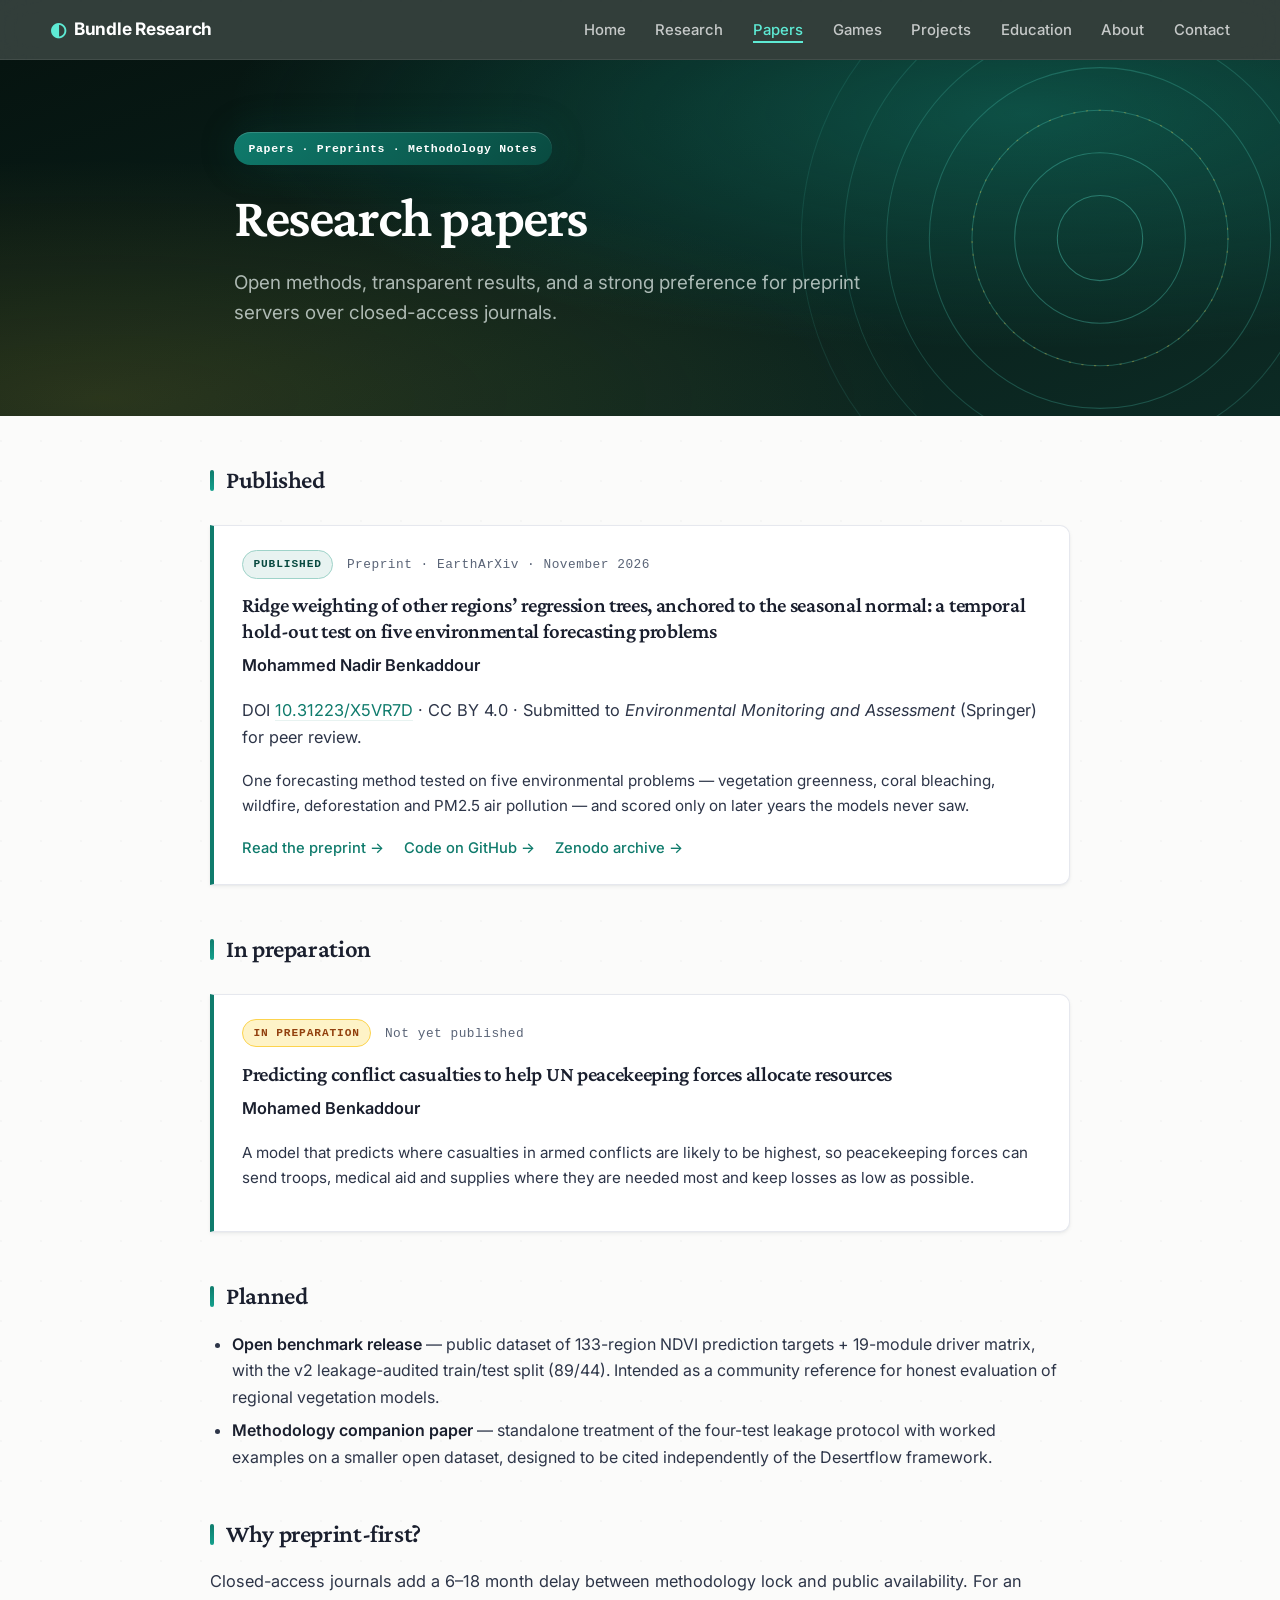
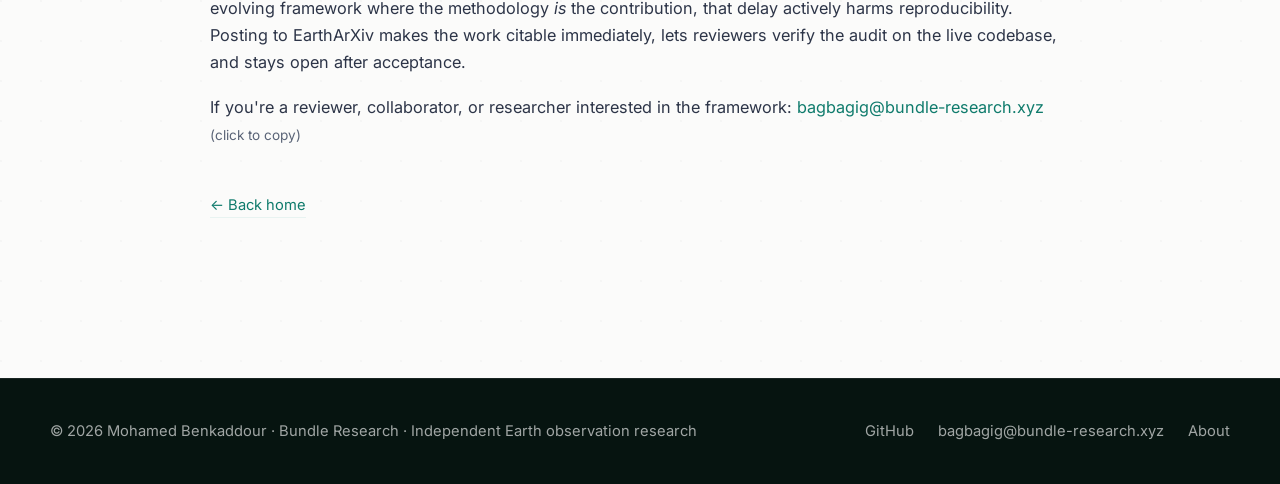
<file: publications.html>
<!doctype html>
<html lang="en">
<head>
<meta charset="utf-8">
<meta name="viewport" content="width=device-width,initial-scale=1">
<title>Papers — Bundle Research</title>
<meta name="description" content="Forthcoming publications and preprints from Bundle Research — independent Earth observation work.">

<link rel="icon" type="image/svg+xml" href="favicon.svg">

<meta property="og:type" content="website">
<meta property="og:url" content="https://bundle-research.xyz/publications.html">
<meta property="og:title" content="Publications — Bundle Research">
<meta property="og:description" content="Forthcoming publications and preprints from Bundle Research.">
<meta property="og:site_name" content="Bundle Research">
<meta name="twitter:card" content="summary_large_image">
<meta name="twitter:title" content="Publications — Bundle Research">
<meta name="twitter:description" content="Forthcoming publications and preprints from Bundle Research.">

<!-- Google Fonts -->
<link rel="preconnect" href="https://fonts.googleapis.com">
<link rel="preconnect" href="https://fonts.gstatic.com" crossorigin>
<link href="https://fonts.googleapis.com/css2?family=Inter:wght@400;500;600;700&family=Crimson+Pro:ital,wght@0,400;0,500;0,600;1,400&display=swap" rel="stylesheet">

<link rel="stylesheet" href="style.css">
<!-- Link preview picture (WhatsApp, email, social) -->
<meta property="og:image" content="https://bundle-research.xyz/images/og-card.jpg">
<meta property="og:image:width" content="1200">
<meta property="og:image:height" content="630">
<meta property="og:image:alt" content="Bundle Research — Mohamed Benkaddour: forecasting tools for the environment">
<meta name="twitter:image" content="https://bundle-research.xyz/images/og-card.jpg">
</head>
<body>

<nav class="nav">
  <div class="nav-inner">
    <a href="/" class="nav-brand">Bundle Research</a>
    <ul class="nav-links">
      <li><a href="/">Home</a></li>
      <li><a href="/research.html">Research</a></li>
      <li><a href="/publications.html" class="active">Papers</a></li>
      <li><a href="/games/">Games</a></li>
      <li><a href="/#projects">Projects</a></li>
      <li><a href="/#education">Education</a></li>
      <li><a href="/about.html">About</a></li>
      <li><a href="#contact-footer">Contact</a></li>
    </ul>
  </div>
</nav>

<section class="hero-home container-narrow">
  <span class="badge badge-mono">Papers · Preprints · Methodology Notes</span>
  <h1>Research papers</h1>
  <p class="lede">Open methods, transparent results, and a strong preference for preprint servers over closed-access journals.</p>
</section>

<main class="container-narrow content">

<h2>Published</h2>
<div class="pub-card">
  <div class="pub-card-meta">
    <span class="pub-status pub-status-published">Published</span>
    <span>Preprint · EarthArXiv · November 2026</span>
  </div>
  <h3 class="pub-title">Ridge weighting of other regions’ regression trees, anchored to the seasonal normal: a temporal hold-out test on five environmental forecasting problems</h3>
  <p class="pub-authors"><strong>Mohammed Nadir Benkaddour</strong></p>
  <p class="pub-note">DOI <a href="https://doi.org/10.31223/X5VR7D" target="_blank" rel="noopener">10.31223/X5VR7D</a> · CC BY 4.0 · Submitted to <em>Environmental Monitoring and Assessment</em> (Springer) for peer review.</p>
  <p class="pub-abstract">One forecasting method tested on five environmental problems — vegetation greenness, coral bleaching, wildfire, deforestation and PM2.5 air pollution — and scored only on later years the models never saw.</p>
  <div class="pub-links">
    <a href="https://doi.org/10.31223/X5VR7D" target="_blank" rel="noopener">Read the preprint →</a>
    <a href="https://github.com/bundle-labs/treeroute-v1" target="_blank" rel="noopener">Code on GitHub →</a>
    <a href="https://doi.org/10.5281/zenodo.24452794" target="_blank" rel="noopener">Zenodo archive →</a>
  </div>
</div>

<h2>In preparation</h2>
<div class="pub-card">
  <div class="pub-card-meta">
    <span class="pub-status pub-status-prep">In preparation</span>
    <span>Not yet published</span>
  </div>
  <h3 class="pub-title">Predicting conflict casualties to help UN peacekeeping forces allocate resources</h3>
  <p class="pub-authors"><strong>Mohamed Benkaddour</strong></p>
  <p class="pub-abstract">A model that predicts where casualties in armed conflicts are likely to be highest, so peacekeeping forces can send troops, medical aid and supplies where they are needed most and keep losses as low as possible.</p>
</div>

<h2>Planned</h2>
<ul>
  <li><strong>Open benchmark release</strong> — public dataset of 133-region NDVI prediction targets + 19-module driver matrix, with the v2 leakage-audited train/test split (89/44). Intended as a community reference for honest evaluation of regional vegetation models.</li>
  <li><strong>Methodology companion paper</strong> — standalone treatment of the four-test leakage protocol with worked examples on a smaller open dataset, designed to be cited independently of the Desertflow framework.</li>
</ul>

<h2>Why preprint-first?</h2>
<p>Closed-access journals add a 6–18 month delay between methodology lock and public availability. For an evolving framework where the methodology <em>is</em> the contribution, that delay actively harms reproducibility. Posting to EarthArXiv makes the work citable immediately, lets reviewers verify the audit on the live codebase, and stays open after acceptance.</p>

<p>If you're a reviewer, collaborator, or researcher interested in the framework: <button class="copy-link" onclick="copyEmail(this)">bagbagig@bundle-research.xyz</button> <span style="color:var(--muted);font-size:.85rem">(click to copy)</span></p>

<a href="/" class="back-link">← Back home</a>

</main>

<footer>
  <div class="footer-inner">
    <span>© 2026 Mohamed Benkaddour · Bundle Research · Independent Earth observation research</span>
    <div class="footer-links">
      <a href="https://github.com/mohtheghost">GitHub</a>
      <a href="#" id="contact-footer" onclick="copyEmail(this);return false;">bagbagig@bundle-research.xyz</a>
      <a href="about.html">About</a>
    </div>
  </div>
</footer>

<script>
  function copyEmail(el){
    navigator.clipboard.writeText('bagbagig@bundle-research.xyz').then(()=>{
      const orig=el.innerHTML;
      el.innerHTML='✓ Copied!';
      el.classList.add('copied');
      setTimeout(()=>{el.innerHTML=orig;el.classList.remove('copied')},2000);
    });
  }
</script>

<!-- Scroll reveals + animated stat counters + nav-on-scroll shadow -->
<script src="effects.js" defer></script>

<!-- Cloudflare Web Analytics -->
<script defer src='https://static.cloudflareinsights.com/beacon.min.js' data-cf-beacon='{"token": "4aaf0ee4234e476abf6fdd8727459ccf"}'></script>

</body>
</html>
</file>
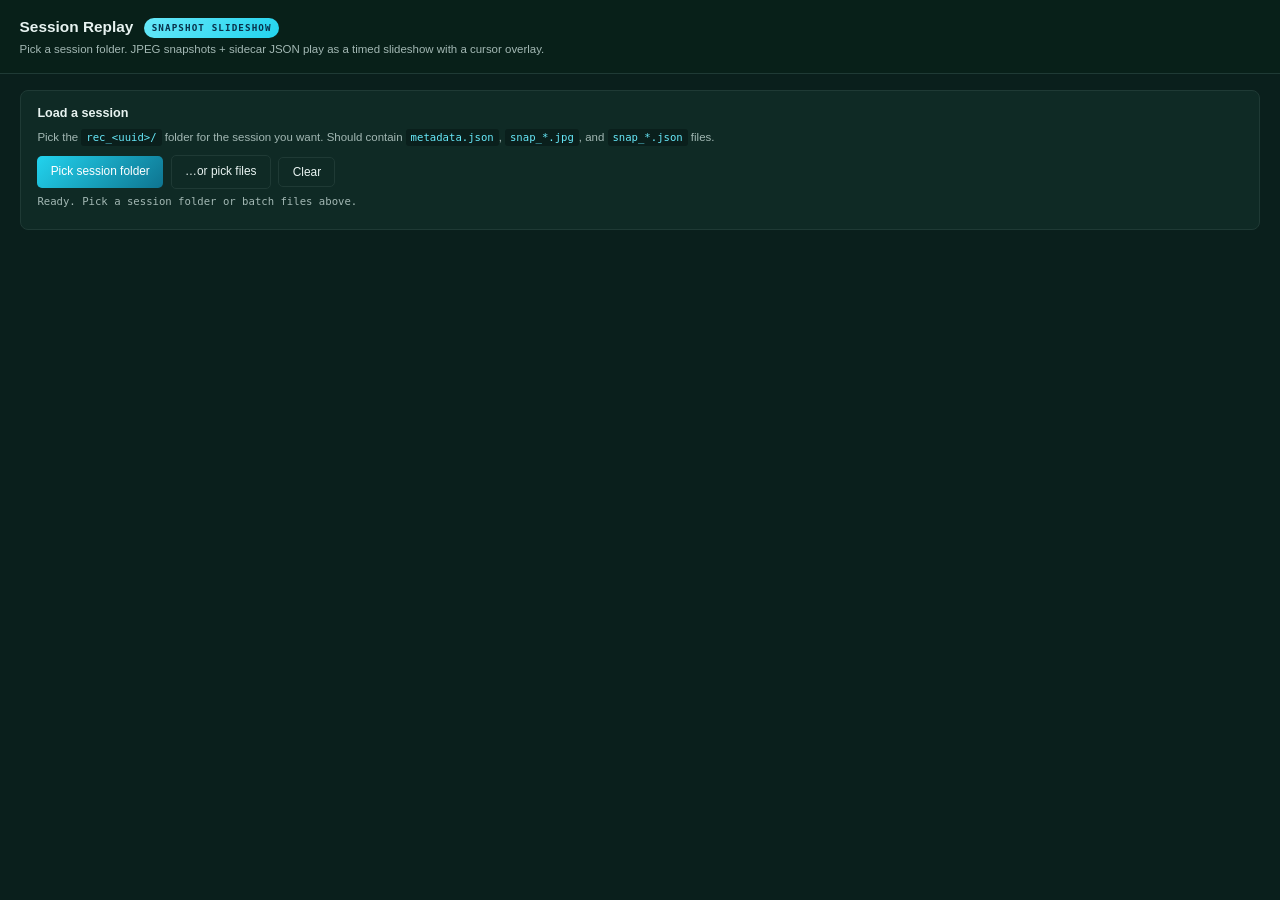
<file: replay.html>
<!doctype html>
<html lang="en">
<head>
<meta charset="utf-8">
<title>Session Replay — Bundle Research</title>
<meta name="viewport" content="width=device-width,initial-scale=1">
<meta name="robots" content="noindex">

<style>
  :root{
    --bg:#0a1f1c; --card:#0f2a25; --line:#1f3a35;
    --ink:#e8f3f1; --muted:#a3b8b4;
    --accent:#22d3ee; --accent2:#67e8f9;
    --err:#fca5a5; --warn:#fcd34d; --ok:#86efac;
  }
  *{box-sizing:border-box}
  html,body{margin:0;padding:0;background:var(--bg);color:var(--ink);
    font-family:'Inter',-apple-system,BlinkMacSystemFont,'Segoe UI',Roboto,sans-serif;
    line-height:1.5;font-size:14px}
  header{padding:1.1rem 1.4rem;border-bottom:1px solid var(--line);background:#082019}
  header h1{margin:0 0 .15rem;font-size:1.1rem;font-weight:600}
  header p{margin:0;color:var(--muted);font-size:.82rem}
  header .badge{display:inline-block;font-family:'JetBrains Mono',monospace;font-size:.66rem;
    letter-spacing:.12em;text-transform:uppercase;color:#082f49;
    background:linear-gradient(135deg,var(--accent2),var(--accent));
    padding:.22rem .55rem;border-radius:999px;margin-left:.45rem;vertical-align:middle}
  main{padding:1.1rem 1.4rem;max-width:1320px;margin:0 auto}
  .panel{background:var(--card);border:1px solid var(--line);border-radius:8px;
    padding:.95rem 1.2rem;margin:0 0 .9rem}
  .panel h2{margin:0 0 .45rem;font-size:.9rem;font-weight:600}
  .panel p{margin:0 0 .4rem;color:var(--muted);font-size:.82rem}
  .panel code{background:#0a1f1c;color:var(--accent2);padding:.12rem .35rem;
    border-radius:3px;font-family:'JetBrains Mono',monospace;font-size:.76rem}
  .controls{display:flex;flex-wrap:wrap;gap:.55rem;align-items:center;margin:.6rem 0 .2rem}
  .btn{display:inline-flex;align-items:center;gap:.35rem;padding:.5rem .95rem;
    background:linear-gradient(135deg,var(--accent),#0e7490);color:#fff;border:none;
    border-radius:5px;font-weight:500;cursor:pointer;font-family:inherit;font-size:.85rem;
    transition:transform .15s,box-shadow .15s}
  .btn:hover{transform:translateY(-1px);box-shadow:0 4px 12px rgba(34,211,238,.25)}
  .btn.secondary{background:transparent;color:var(--ink);border:1px solid var(--line)}
  .btn.secondary:hover{border-color:var(--accent)}
  .btn:disabled{opacity:.45;cursor:not-allowed}
  .fileinput{display:none}
  .status{margin:.4rem 0;font-family:'JetBrains Mono',monospace;font-size:.76rem;color:var(--muted)}
  .status.ok{color:var(--ok)} .status.err{color:var(--err)} .status.warn{color:var(--warn)}

  /* ============== Player ============== */
  .stage{
    background:#000;border:1px solid var(--line);border-radius:8px;
    padding:.5rem;margin:.6rem 0;position:relative;
    display:flex;align-items:center;justify-content:center;
    min-height:200px;overflow:hidden;
  }
  .stage canvas{display:block;max-width:100%;height:auto;border-radius:4px;
    box-shadow:0 12px 40px rgba(0,0,0,.6)}
  .playbar{
    display:grid;grid-template-columns:auto 1fr auto auto;gap:.6rem;align-items:center;
    background:#082019;border:1px solid var(--line);border-radius:6px;
    padding:.5rem .75rem;margin-top:.5rem;
    font-family:'JetBrains Mono',monospace;font-size:.78rem;
  }
  .playbar button{background:transparent;color:var(--ink);border:1px solid var(--line);
    border-radius:4px;padding:.3rem .6rem;cursor:pointer;font-family:inherit;font-size:.78rem}
  .playbar button:hover{border-color:var(--accent);color:var(--accent2)}
  .playbar .scrub{appearance:none;-webkit-appearance:none;background:transparent;
    width:100%;height:18px;cursor:pointer}
  .playbar .scrub::-webkit-slider-runnable-track{
    background:var(--line);height:4px;border-radius:2px}
  .playbar .scrub::-webkit-slider-thumb{
    appearance:none;-webkit-appearance:none;width:14px;height:14px;border-radius:50%;
    background:var(--accent);margin-top:-5px;cursor:pointer;
    box-shadow:0 0 8px rgba(34,211,238,.5)}
  .speed{display:inline-flex;gap:.25rem;border:1px solid var(--line);border-radius:4px;
    padding:.18rem .22rem}
  .speed button{border:none;padding:.18rem .42rem;border-radius:3px;color:var(--muted);font-size:.72rem}
  .speed button.active{background:var(--accent);color:#082f49;font-weight:700}

  /* Metadata + stats */
  .meta-grid{display:grid;grid-template-columns:repeat(auto-fit,minmax(180px,1fr));
    gap:.45rem;font-size:.78rem;margin-top:.5rem}
  .meta-grid div{background:#082019;padding:.42rem .6rem;border-radius:4px;
    border-left:2px solid var(--accent)}
  .meta-grid strong{color:var(--accent2);font-family:'JetBrains Mono',monospace;
    font-size:.68rem;text-transform:uppercase;letter-spacing:.06em;display:block;
    margin-bottom:.12rem}
  details{background:#082019;border:1px solid var(--line);border-radius:5px;
    padding:.55rem .8rem;margin:.45rem 0}
  details summary{cursor:pointer;font-size:.8rem;color:var(--muted)}
  details pre{margin:.55rem 0 0;font-family:'JetBrains Mono',monospace;font-size:.7rem;
    color:var(--ink);overflow:auto;max-height:200px;background:#0a1f1c;
    padding:.55rem;border-radius:4px}
</style>
</head>
<body>

<header>
  <h1>Session Replay <span class="badge">Snapshot Slideshow</span></h1>
  <p>Pick a session folder. JPEG snapshots + sidecar JSON play as a timed slideshow with a cursor overlay.</p>
</header>

<main>

  <div class="panel">
    <h2>Load a session</h2>
    <p>
      Pick the <code>rec_&lt;uuid&gt;/</code> folder for the session you want.
      Should contain <code>metadata.json</code>, <code>snap_*.jpg</code>, and <code>snap_*.json</code> files.
    </p>

    <div class="controls">
      <label class="btn" for="folderInput">Pick session folder</label>
      <input class="fileinput" id="folderInput" type="file" webkitdirectory directory multiple>
      <label class="btn secondary" for="filesInput">…or pick files</label>
      <input class="fileinput" id="filesInput" type="file" multiple accept=".jpg,.jpeg,.json,.jsonl">
      <button class="btn secondary" id="clearBtn" type="button">Clear</button>
    </div>

    <div class="status" id="status">No session loaded.</div>
  </div>

  <div class="panel" id="metaPanel" style="display:none">
    <h2>Session metadata</h2>
    <div class="meta-grid" id="metaGrid"></div>
  </div>

  <div class="stage" id="stage" style="display:none">
    <canvas id="canvas"></canvas>
  </div>

  <div class="playbar" id="playbar" style="display:none">
    <button id="playBtn" type="button">▶  Play</button>
    <input type="range" class="scrub" id="scrub" min="0" max="0" value="0" step="1">
    <span id="timeLabel">0 / 0</span>
    <span class="speed">
      <button data-speed="0.5" type="button">0.5×</button>
      <button data-speed="1" class="active" type="button">1×</button>
      <button data-speed="2" type="button">2×</button>
      <button data-speed="4" type="button">4×</button>
    </span>
  </div>

  <details id="rawDetails" style="display:none">
    <summary>Show raw session stats</summary>
    <pre id="rawText"></pre>
  </details>

</main>

<script>
(function(){
  'use strict';

  // ============= DOM refs =============
  var statusEl   = document.getElementById('status');
  var metaPanel  = document.getElementById('metaPanel');
  var metaGrid   = document.getElementById('metaGrid');
  var stage      = document.getElementById('stage');
  var canvas     = document.getElementById('canvas');
  var ctx        = canvas.getContext('2d');
  var playbar    = document.getElementById('playbar');
  var playBtn    = document.getElementById('playBtn');
  var scrub      = document.getElementById('scrub');
  var timeLabel  = document.getElementById('timeLabel');
  var rawDetails = document.getElementById('rawDetails');
  var rawText    = document.getElementById('rawText');

  var folderInput = document.getElementById('folderInput');
  var filesInput  = document.getElementById('filesInput');
  var clearBtn    = document.getElementById('clearBtn');
  var speedBtns   = document.querySelectorAll('.speed button');

  // ============= state =============
  var snaps = [];           // sorted: [{index, timestamp, image, sidecar}]
  var events = [];          // sorted: [{t, type, ...}]
  var metadata = null;
  var currentIdx = 0;
  var playing = false;
  var playSpeed = 1;
  var playTimer = null;
  var startWallTime = 0;
  var startRecTime = 0;

  // ============= helpers =============
  function setStatus(text, cls){
    statusEl.textContent = text;
    statusEl.className = 'status' + (cls ? ' ' + cls : '');
  }
  function fmtMs(ms){
    var s = Math.max(0, Math.round(ms / 1000));
    var m = Math.floor(s / 60);
    s = s - m * 60;
    return (m < 10 ? '0' : '') + m + ':' + (s < 10 ? '0' : '') + s;
  }
  function readText(file){
    return new Promise(function(resolve, reject){
      var r = new FileReader();
      r.onload = function(){ resolve({ name: file.name, text: r.result }); };
      r.onerror = function(){ reject(new Error('failed to read ' + file.name)); };
      r.readAsText(file);
    });
  }
  function readImageAsURL(file){
    return new Promise(function(resolve, reject){
      var r = new FileReader();
      r.onload = function(){ resolve({ name: file.name, url: r.result }); };
      r.onerror = function(){ reject(new Error('failed to read ' + file.name)); };
      r.readAsDataURL(file);
    });
  }
  function loadImage(url){
    return new Promise(function(resolve, reject){
      var img = new Image();
      img.onload = function(){ resolve(img); };
      img.onerror = function(){ reject(new Error('image load failed')); };
      img.src = url;
    });
  }

  // ============= file loading =============
  function loadFiles(fileList){
    if (!fileList || !fileList.length){
      setStatus('No files picked.', 'warn'); return;
    }
    var files = [].slice.call(fileList);
    var jpgs = files.filter(function(f){ return /\.jpe?g$/i.test(f.name); });
    var jsons = files.filter(function(f){
      return /\.json$/i.test(f.name) || /\.jsonl$/i.test(f.name);
    });

    if (!jpgs.length && !jsons.length){
      setStatus('No .jpg or .json files in selection.', 'err'); return;
    }

    setStatus('Reading ' + jpgs.length + ' images + ' + jsons.length +
              ' json files…');

    var jpgPromises = jpgs.map(function(f){
      return readImageAsURL(f).then(function(r){ return { file: f, url: r.url }; });
    });
    var jsonPromises = jsons.map(function(f){
      return readText(f).then(function(r){ return { file: f, text: r.text }; });
    });

    Promise.all([Promise.all(jpgPromises), Promise.all(jsonPromises)])
      .then(function(results){
        var loadedJpgs = results[0];
        var loadedJsons = results[1];

        // Parse JSON files: separate metadata, sidecars, event batches
        metadata = null;
        events = [];
        var sidecarByName = {};

        loadedJsons.forEach(function(j){
          if (/metadata\.json$/i.test(j.file.name)){
            try { metadata = JSON.parse(j.text); } catch (e) {}
            return;
          }
          if (/^events_/i.test(j.file.name) || /\.jsonl$/i.test(j.file.name)){
            // JSONL — one event per line
            j.text.split('\n').forEach(function(line){
              line = line.trim();
              if (!line) return;
              try {
                var ev = JSON.parse(line);
                if (ev && typeof ev.t === 'number') events.push(ev);
              } catch (e) {}
            });
            return;
          }
          if (/^snap_/i.test(j.file.name) && /\.json$/i.test(j.file.name)){
            // Sidecar for a snapshot
            try {
              var sc = JSON.parse(j.text);
              var base = j.file.name.replace(/\.json$/i, '');
              sidecarByName[base] = sc;
            } catch (e) {}
            return;
          }
        });

        events.sort(function(a, b){ return a.t - b.t; });

        // Build the snapshot list. We need to load each image to know dims.
        var imageLoads = loadedJpgs.map(function(j){
          return loadImage(j.url).then(function(img){
            var base = j.file.name.replace(/\.jpe?g$/i, '');
            var sc = sidecarByName[base] || {};
            // Pull index + timestamp from filename if sidecar is missing
            var m = /snap_(\d+)_(\d+)\.jpe?g$/i.exec(j.file.name);
            var fnIdx = m ? parseInt(m[1], 10) : 0;
            var fnTs  = m ? parseInt(m[2], 10) : 0;
            return {
              index: typeof sc.index === 'number' ? sc.index : fnIdx,
              timestamp: typeof sc.timestamp === 'number' ? sc.timestamp : fnTs,
              scrollX: sc.scrollX || 0,
              scrollY: sc.scrollY || 0,
              mouseX: sc.mouseX || 0,
              mouseY: sc.mouseY || 0,
              viewport: sc.viewport || '',
              image: img
            };
          }).catch(function(){ return null; });
        });

        Promise.all(imageLoads).then(function(snapList){
          snaps = snapList.filter(Boolean);
          snaps.sort(function(a, b){
            return (a.timestamp - b.timestamp) || (a.index - b.index);
          });

          if (!snaps.length){
            setStatus('No snapshot images loaded.', 'err'); return;
          }

          // Render the first frame and enable controls
          currentIdx = 0;
          showFrame(0);
          renderMeta();
          renderStats();

          var dur = snaps.length > 1
            ? snaps[snaps.length - 1].timestamp - snaps[0].timestamp
            : 0;
          setStatus(
            'Loaded ' + snaps.length + ' snapshots, ' + events.length +
            ' events, duration ' + fmtMs(dur) + '. Click play.',
            'ok'
          );

          scrub.max = String(snaps.length - 1);
          scrub.value = '0';
          stage.style.display = '';
          playbar.style.display = '';
        });
      })
      .catch(function(err){
        setStatus('Failed to load: ' + err.message, 'err');
      });
  }

  // ============= playback =============
  function showFrame(i){
    if (i < 0) i = 0;
    if (i >= snaps.length) i = snaps.length - 1;
    currentIdx = i;
    var snap = snaps[i];

    // Size canvas to match the snapshot image
    canvas.width = snap.image.naturalWidth;
    canvas.height = snap.image.naturalHeight;
    ctx.drawImage(snap.image, 0, 0);

    // Draw cursor overlay at the mouse position recorded with this snap.
    // mouseX/mouseY are in CSS pixels of the visitor's viewport (before
    // SNAPSHOT_SCALE). Snapshot is at scale 0.75, so we multiply.
    var scale = 1;
    if (metadata && metadata.snapshotScale){
      scale = metadata.snapshotScale;
    } else {
      // Best-effort: infer from snapshot dims vs sidecar viewport
      if (snap.viewport){
        var vp = snap.viewport.split('x');
        var vpW = parseInt(vp[0], 10);
        if (vpW && canvas.width) scale = canvas.width / vpW;
      }
    }

    var cx = snap.mouseX * scale;
    var cy = snap.mouseY * scale;

    // Cursor: filled circle + ring
    ctx.save();
    ctx.fillStyle = 'rgba(34, 211, 238, 0.55)';
    ctx.beginPath();
    ctx.arc(cx, cy, 16, 0, 2 * Math.PI);
    ctx.fill();
    ctx.fillStyle = 'rgba(34, 211, 238, 1)';
    ctx.beginPath();
    ctx.arc(cx, cy, 6, 0, 2 * Math.PI);
    ctx.fill();
    ctx.strokeStyle = 'rgba(255,255,255,0.9)';
    ctx.lineWidth = 1.5;
    ctx.stroke();
    ctx.restore();

    // Scrub + time label
    scrub.value = String(i);
    var t0 = snaps[0].timestamp;
    var elapsed = snap.timestamp - t0;
    var total = snaps[snaps.length - 1].timestamp - t0;
    timeLabel.textContent = fmtMs(elapsed) + ' / ' + fmtMs(total) +
                            ' · frame ' + (i + 1) + '/' + snaps.length;
  }

  function stopPlay(){
    playing = false;
    playBtn.textContent = '▶  Play';
    if (playTimer){ clearTimeout(playTimer); playTimer = null; }
  }

  function scheduleNextFrame(){
    if (!playing) return;
    if (currentIdx >= snaps.length - 1){
      // End of playback
      stopPlay();
      return;
    }
    var current = snaps[currentIdx];
    var next = snaps[currentIdx + 1];
    var gapMs = (next.timestamp - current.timestamp) / playSpeed;
    // Clamp the gap so very long idle stretches don't make playback feel frozen
    gapMs = Math.max(150, Math.min(gapMs, 15000));
    playTimer = setTimeout(function(){
      showFrame(currentIdx + 1);
      scheduleNextFrame();
    }, gapMs);
  }

  function startPlay(){
    if (!snaps.length) return;
    if (currentIdx >= snaps.length - 1) currentIdx = 0;
    playing = true;
    playBtn.textContent = '⏸  Pause';
    showFrame(currentIdx);
    scheduleNextFrame();
  }

  // ============= metadata + stats panels =============
  function renderMeta(){
    metaGrid.innerHTML = '';
    if (!metadata){
      metaPanel.style.display = 'none';
      return;
    }
    function row(label, val){
      if (val === null || val === undefined || val === '') return;
      var d = document.createElement('div');
      d.innerHTML = '<strong>' + label + '</strong>' +
        String(val).replace(/[<>&]/g, function(c){
          return {'<':'&lt;','>':'&gt;','&':'&amp;'}[c];
        });
      metaGrid.appendChild(d);
    }
    row('Session', metadata.sessionId);
    row('Started', metadata.startedAt);
    row('Page', metadata.page);
    row('URL', metadata.url);
    row('Viewport', metadata.viewport);
    row('Screen', metadata.screen);
    row('Language', metadata.language);
    row('Timezone', metadata.timezone);
    row('Platform', metadata.platform);
    row('Referrer', metadata.referrer);
    row('User agent', metadata.userAgent);
    if (metadata.snapshotInterval) row('Snapshot every',
      (metadata.snapshotInterval / 1000) + ' s');
    if (metadata.jpegQuality) row('JPEG quality', metadata.jpegQuality);
    metaPanel.style.display = '';
  }

  function renderStats(){
    if (!snaps.length){ rawDetails.style.display = 'none'; return; }
    var dur = snaps[snaps.length - 1].timestamp - snaps[0].timestamp;
    var lines = [
      'snapshots:  ' + snaps.length,
      'events:     ' + events.length,
      'duration:   ' + fmtMs(dur) + ' (' + dur + ' ms)',
      'first ts:   ' + new Date(snaps[0].timestamp).toISOString(),
      'last ts:    ' + new Date(snaps[snaps.length - 1].timestamp).toISOString(),
      ''
    ];
    if (events.length){
      var counts = {};
      events.forEach(function(e){ counts[e.type] = (counts[e.type] || 0) + 1; });
      lines.push('event types:');
      Object.keys(counts).sort().forEach(function(t){
        lines.push('  ' + t + ': ' + counts[t]);
      });
    }
    rawText.textContent = lines.join('\n');
    rawDetails.style.display = '';
  }

  // ============= event wiring =============
  folderInput.addEventListener('change', function(e){ loadFiles(e.target.files); });
  filesInput .addEventListener('change', function(e){ loadFiles(e.target.files); });
  clearBtn   .addEventListener('click', function(){
    stopPlay();
    snaps = []; events = []; metadata = null;
    stage.style.display = 'none';
    playbar.style.display = 'none';
    metaPanel.style.display = 'none';
    rawDetails.style.display = 'none';
    canvas.width = 0; canvas.height = 0;
    folderInput.value = ''; filesInput.value = '';
    setStatus('Cleared.');
  });

  playBtn.addEventListener('click', function(){
    if (playing) stopPlay(); else startPlay();
  });

  scrub.addEventListener('input', function(){
    stopPlay();
    showFrame(parseInt(scrub.value, 10));
  });

  speedBtns.forEach(function(b){
    b.addEventListener('click', function(){
      speedBtns.forEach(function(x){ x.classList.remove('active'); });
      b.classList.add('active');
      playSpeed = parseFloat(b.getAttribute('data-speed'));
    });
  });

  setStatus('Ready. Pick a session folder or batch files above.');
})();
</script>

</body>
</html>
</file>
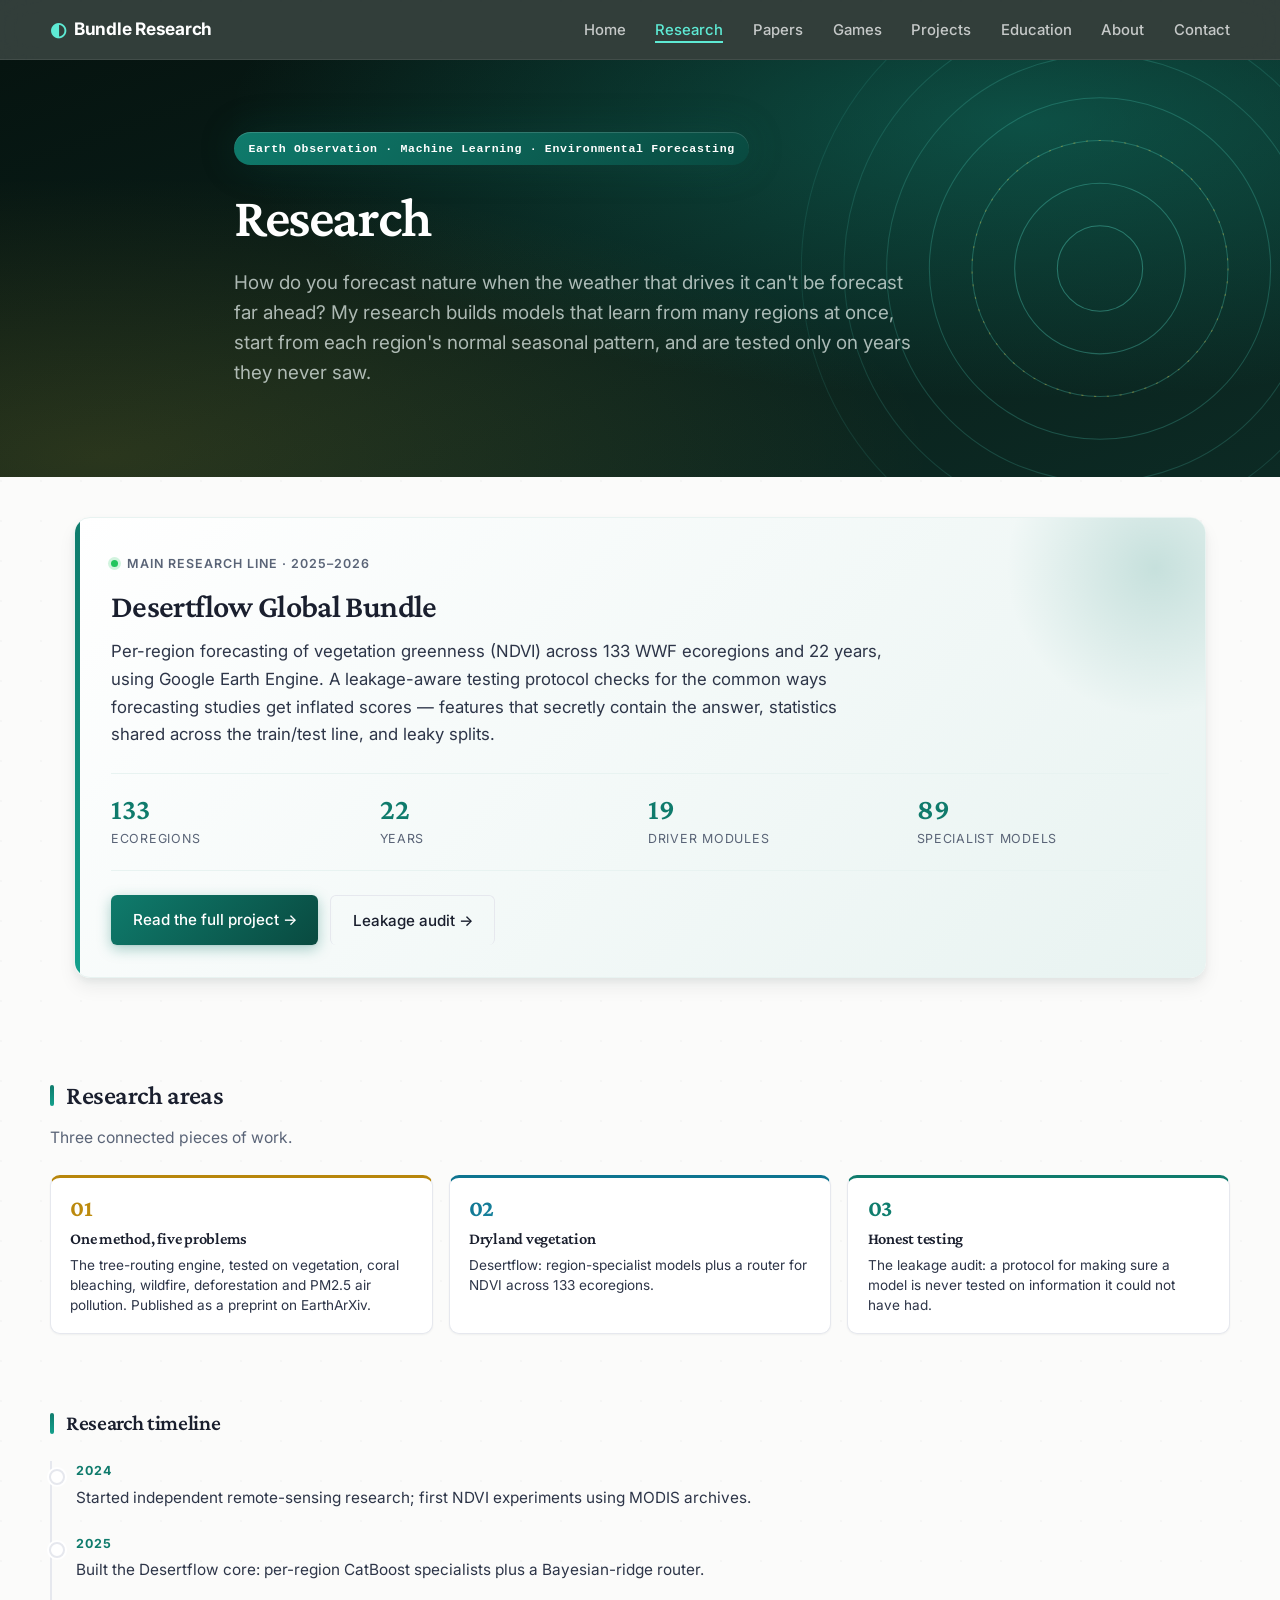
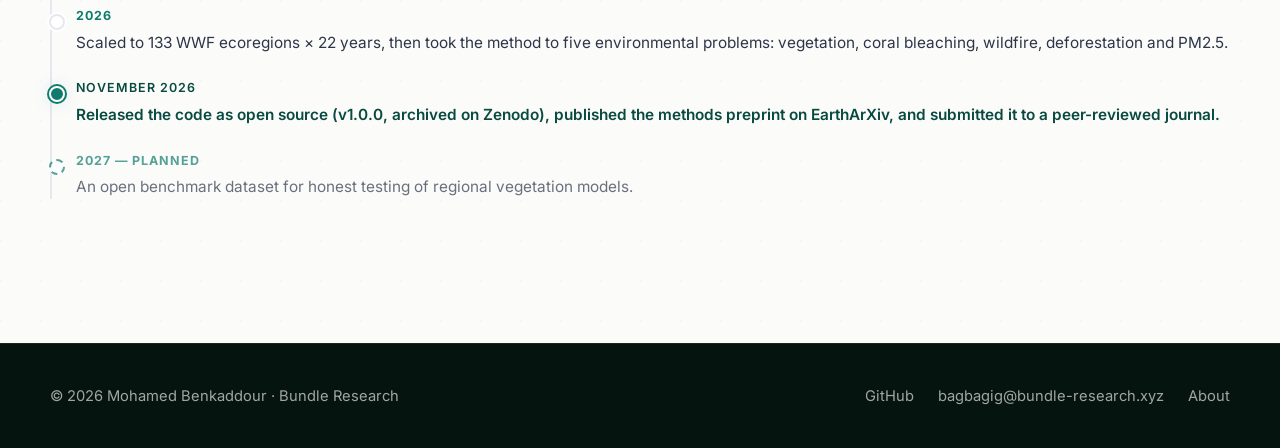
<file: research.html>
<!doctype html>
<html lang="en">
<head>
<meta charset="utf-8">
<meta name="viewport" content="width=device-width,initial-scale=1">
<title>Research — Bundle Research</title>
<meta name="description" content="The research behind Bundle Research: environmental forecasting with machine learning and satellite data, leakage-aware testing, and an open-source forecasting engine.">

<link rel="icon" type="image/svg+xml" href="favicon.svg">

<meta property="og:type" content="website">
<meta property="og:url" content="https://bundle-research.xyz/research.html">
<meta property="og:title" content="Research — Bundle Research">
<meta property="og:description" content="Environmental forecasting with machine learning and satellite data: methods, timeline and what comes next.">
<meta property="og:site_name" content="Bundle Research">
<meta name="twitter:card" content="summary_large_image">

<link rel="preconnect" href="https://fonts.googleapis.com">
<link rel="preconnect" href="https://fonts.gstatic.com" crossorigin>
<link href="https://fonts.googleapis.com/css2?family=Inter:wght@400;500;600;700&family=Crimson+Pro:ital,wght@0,400;0,500;0,600;1,400&display=swap" rel="stylesheet">

<link rel="stylesheet" href="style.css">
<!-- Link preview picture (WhatsApp, email, social) -->
<meta property="og:image" content="https://bundle-research.xyz/images/og-card.jpg">
<meta property="og:image:width" content="1200">
<meta property="og:image:height" content="630">
<meta property="og:image:alt" content="Bundle Research — Mohamed Benkaddour: forecasting tools for the environment">
<meta name="twitter:image" content="https://bundle-research.xyz/images/og-card.jpg">
</head>
<body>

<nav class="nav">
  <div class="nav-inner">
    <a href="/" class="nav-brand">Bundle Research</a>
    <ul class="nav-links">
      <li><a href="/">Home</a></li>
      <li><a href="/research.html" class="active">Research</a></li>
      <li><a href="/publications.html">Papers</a></li>
      <li><a href="/games/">Games</a></li>
      <li><a href="/#projects">Projects</a></li>
      <li><a href="/#education">Education</a></li>
      <li><a href="/about.html">About</a></li>
      <li><a href="#contact-footer">Contact</a></li>
    </ul>
  </div>
</nav>

<section class="hero-home container-narrow">
  <span class="badge badge-mono" data-reveal>Earth Observation · Machine Learning · Environmental Forecasting</span>
  <h1 data-reveal data-reveal-delay="1">Research</h1>
  <p class="lede" data-reveal data-reveal-delay="2">How do you forecast nature when the weather that drives it can't be forecast far ahead? My research builds models that learn from many regions at once, start from each region's normal seasonal pattern, and are tested only on years they never saw.</p>
</section>

<!-- FEATURED: the main research line -->
<section class="container">
  <div class="featured-card" data-reveal>
    <div class="featured-meta">
      <span class="dot"></span> Main research line · 2025–2026
    </div>
    <h2 class="featured-title">Desertflow Global Bundle</h2>
    <p class="featured-desc">Per-region forecasting of vegetation greenness (NDVI) across 133 WWF ecoregions and 22 years, using Google Earth Engine. A leakage-aware testing protocol checks for the common ways forecasting studies get inflated scores — features that secretly contain the answer, statistics shared across the train/test line, and leaky splits.</p>
    <div class="featured-stats">
      <div><span class="featured-stat-num" data-counter-target="133">133</span><span class="featured-stat-label">ecoregions</span></div>
      <div><span class="featured-stat-num" data-counter-target="22">22</span><span class="featured-stat-label">years</span></div>
      <div><span class="featured-stat-num" data-counter-target="19">19</span><span class="featured-stat-label">driver modules</span></div>
      <div><span class="featured-stat-num" data-counter-target="89">89</span><span class="featured-stat-label">specialist models</span></div>
    </div>
    <div class="ctas">
      <a class="btn btn-primary" href="desertflow.html">Read the full project →</a>
      <a class="btn btn-secondary" href="leakage-audit.html">Leakage audit →</a>
    </div>
  </div>
</section>

<!-- RESEARCH AREAS -->
<section class="container home-section">
  <h2 class="section-title">Research areas</h2>
  <p class="section-subtitle">Three connected pieces of work.</p>
  <div class="research-areas">
    <a class="team-card" href="publications.html">
      <div class="team-card-num">01</div>
      <h3 class="team-card-title">One method, five problems</h3>
      <p class="team-card-desc">The tree-routing engine, tested on vegetation, coral bleaching, wildfire, deforestation and PM2.5 air pollution. Published as a preprint on EarthArXiv.</p>
    </a>
    <a class="team-card" href="desertflow.html">
      <div class="team-card-num">02</div>
      <h3 class="team-card-title">Dryland vegetation</h3>
      <p class="team-card-desc">Desertflow: region-specialist models plus a router for NDVI across 133 ecoregions.</p>
    </a>
    <a class="team-card" href="leakage-audit.html">
      <div class="team-card-num">03</div>
      <h3 class="team-card-title">Honest testing</h3>
      <p class="team-card-desc">The leakage audit: a protocol for making sure a model is never tested on information it could not have had.</p>
    </a>
  </div>
</section>

<!-- TIMELINE -->
<section class="container research-meta-section">
  <div class="research-timeline-col" data-reveal>
    <h2 class="section-title section-title-sm">Research timeline</h2>
    <div class="timeline timeline-home">
      <div class="timeline-item">
        <div class="timeline-date">2024</div>
        <div class="timeline-text">Started independent remote-sensing research; first NDVI experiments using MODIS archives.</div>
      </div>
      <div class="timeline-item">
        <div class="timeline-date">2025</div>
        <div class="timeline-text">Built the Desertflow core: per-region CatBoost specialists plus a Bayesian-ridge router.</div>
      </div>
      <div class="timeline-item">
        <div class="timeline-date">2026</div>
        <div class="timeline-text">Scaled to 133 WWF ecoregions × 22 years, then took the method to five environmental problems: vegetation, coral bleaching, wildfire, deforestation and PM2.5.</div>
      </div>
      <div class="timeline-item timeline-item-current">
        <div class="timeline-date">November 2026</div>
        <div class="timeline-text">Released the code as open source (v1.0.0, archived on Zenodo), published the methods preprint on EarthArXiv, and submitted it to a peer-reviewed journal.</div>
      </div>
      <div class="timeline-item timeline-item-future">
        <div class="timeline-date">2027 — Planned</div>
        <div class="timeline-text">An open benchmark dataset for honest testing of regional vegetation models.</div>
      </div>
    </div>
  </div>
</section>

<footer>
  <div class="footer-inner">
    <span>© 2026 Mohamed Benkaddour · Bundle Research</span>
    <div class="footer-links">
      <a href="https://github.com/mohtheghost">GitHub</a>
      <a href="#" id="contact-footer" onclick="copyEmail(this);return false;">bagbagig@bundle-research.xyz</a>
      <a href="about.html">About</a>
    </div>
  </div>
</footer>

<script>
  function copyEmail(el){
    navigator.clipboard.writeText('bagbagig@bundle-research.xyz').then(()=>{
      const orig=el.innerHTML;
      el.innerHTML='✓ Copied!';
      el.classList.add('copied');
      setTimeout(()=>{el.innerHTML=orig;el.classList.remove('copied')},2000);
    });
  }
</script>

<!-- Cloudflare Web Analytics -->
<script defer src='https://static.cloudflareinsights.com/beacon.min.js' data-cf-beacon='{"token": "4aaf0ee4234e476abf6fdd8727459ccf"}'></script>

<!-- Scroll reveals + animated stat counters + nav-on-scroll shadow -->
<script src="effects.js" defer></script>

</body>
</html>
</file>
<file: style.css>
/* ==========================================================================
   Bundle Research — Design System v2.0
   Refined typography, richer color, animated interactions
   ========================================================================== */

/* ---------- 1. Design tokens --------------------------------------------- */
:root {
  /* Brand color — kept consistent with favicon */
  --accent: #0f7b6c;
  --accent-dark: #094a40;
  --accent-light: #14a08c;
  --accent-soft: #e8f3f1;
  --accent-glow: rgba(15, 123, 108, 0.18);

  /* Secondary accent — warm complement */
  --gold: #b8860b;
  --gold-soft: #fdf3d7;

  /* Neutrals — warmer than default grays */
  --ink: #1a1f2e;
  --ink-soft: #2d3548;
  --muted: #5a6477;
  --line: #e6e8ee;
  --line-soft: #f0f2f6;
  --bg: #fbfbfa;
  --bg-warm: #faf6ed;
  --card: #ffffff;

  /* Dark-section tokens */
  --dark-bg: #0a1f1c;
  --dark-bg-soft: #143027;
  --dark-line: #1f3a35;
  --on-dark: rgba(255, 255, 255, 0.92);
  --on-dark-soft: rgba(255, 255, 255, 0.72);

  /* Nav */
  --nav-bg: rgba(251, 251, 250, 0.85);

  /* Shadows */
  --shadow-xs: 0 1px 2px rgba(15, 30, 40, 0.05);
  --shadow-sm: 0 2px 4px rgba(15, 30, 40, 0.05), 0 1px 2px rgba(15, 30, 40, 0.04);
  --shadow-md: 0 4px 6px rgba(15, 30, 40, 0.05), 0 10px 18px rgba(15, 30, 40, 0.06);
  --shadow-lg: 0 10px 22px rgba(15, 30, 40, 0.06), 0 24px 48px rgba(15, 30, 40, 0.10);
  --shadow-glow: 0 0 40px rgba(15, 123, 108, 0.18);
  --shadow-glow-strong: 0 0 60px rgba(15, 123, 108, 0.30);

  /* Transitions */
  --tx-fast: 150ms cubic-bezier(0.16, 1, 0.3, 1);
  --tx-base: 280ms cubic-bezier(0.16, 1, 0.3, 1);
  --tx-slow: 500ms cubic-bezier(0.16, 1, 0.3, 1);
  --tx-spring: 600ms cubic-bezier(0.34, 1.56, 0.64, 1);

  /* Typography */
  --font-sans: 'Inter', -apple-system, BlinkMacSystemFont, 'Segoe UI', Roboto, sans-serif;
  --font-serif: 'Crimson Pro', 'Crimson Text', Georgia, 'Times New Roman', serif;
  --font-mono: 'JetBrains Mono', 'SF Mono', Menlo, Consolas, monospace;

  /* Spacing scale */
  --sp-1: 0.25rem;
  --sp-2: 0.5rem;
  --sp-3: 0.75rem;
  --sp-4: 1rem;
  --sp-6: 1.5rem;
  --sp-8: 2rem;
  --sp-12: 3rem;
  --sp-16: 4rem;
  --sp-24: 6rem;

  /* Border radii */
  --r-sm: 6px;
  --r-md: 10px;
  --r-lg: 16px;
  --r-xl: 24px;
}

/* ---------- 2. Reset & base ---------------------------------------------- */
* { box-sizing: border-box; }
html, body { margin: 0; padding: 0; }
html { scroll-behavior: smooth; }
body {
  font-family: var(--font-sans);
  color: var(--ink);
  line-height: 1.65;
  background: var(--bg);
  -webkit-font-smoothing: antialiased;
  -moz-osx-font-smoothing: grayscale;
  text-rendering: optimizeLegibility;
  /* Subtle dotted background for warmth */
  background-image: radial-gradient(circle at 1px 1px, rgba(15, 30, 40, 0.025) 1px, transparent 0);
  background-size: 40px 40px;
}

::selection { background: var(--accent); color: #fff; }

/* ---------- 3. Navigation ------------------------------------------------ */
.nav {
  position: sticky;
  top: 0;
  z-index: 100;
  background: var(--nav-bg);
  backdrop-filter: saturate(180%) blur(16px);
  -webkit-backdrop-filter: saturate(180%) blur(16px);
  border-bottom: 1px solid var(--line);
  padding: 0.85rem 1.5rem;
  transition: box-shadow var(--tx-base), background var(--tx-base);
}
.nav.scrolled {
  box-shadow: var(--shadow-sm);
  background: rgba(251, 251, 250, 0.94);
}
.nav-inner {
  max-width: 1180px;
  margin: 0 auto;
  display: flex;
  align-items: center;
  justify-content: space-between;
}
.nav-brand {
  font-weight: 700;
  font-size: 1.08rem;
  text-decoration: none;
  color: var(--ink);
  letter-spacing: -0.015em;
  display: inline-flex;
  align-items: center;
  transition: color var(--tx-fast);
}
.nav-brand::before {
  content: "◐";
  color: var(--accent);
  margin-right: 0.45rem;
  font-size: 1.1em;
  transition: transform var(--tx-base);
  display: inline-block;
}
.nav-brand:hover::before { transform: rotate(180deg); }
.nav-links {
  display: flex;
  gap: 1.85rem;
  list-style: none;
  margin: 0;
  padding: 0;
}
.nav-links a {
  text-decoration: none;
  color: var(--muted);
  font-weight: 500;
  font-size: 0.93rem;
  position: relative;
  padding: 4px 0;
  transition: color var(--tx-fast);
}
.nav-links a::after {
  content: "";
  position: absolute;
  bottom: 0;
  left: 0;
  width: 0;
  height: 2px;
  background: var(--accent);
  transition: width var(--tx-base);
}
.nav-links a:hover, .nav-links a.active { color: var(--accent); }
.nav-links a:hover::after, .nav-links a.active::after { width: 100%; }

/* ---------- 4. Containers ------------------------------------------------ */
.container { max-width: 1180px; margin: 0 auto; padding: 0 1.5rem; }
.container-narrow { max-width: 860px; margin: 0 auto; padding: 0 1.5rem; }

/* ---------- 5. Hero: homepage ------------------------------------------- */
.hero-home {
  padding: 5rem 1.5rem 3.5rem;
  position: relative;
}
.hero-home::before {
  /* Soft animated gradient blob behind the hero */
  content: "";
  position: absolute;
  top: -10%;
  right: -10%;
  width: 600px;
  height: 600px;
  background: radial-gradient(circle, var(--accent-glow) 0%, transparent 70%);
  filter: blur(40px);
  z-index: -1;
  animation: float-blob 14s ease-in-out infinite alternate;
}
@keyframes float-blob {
  0% { transform: translate(0, 0) scale(1); }
  100% { transform: translate(-50px, 50px) scale(1.1); }
}
.hero-home h1 {
  font-family: var(--font-serif);
  font-size: clamp(2.25rem, 5vw, 3.5rem);
  line-height: 1.08;
  margin: 0 0 1.25rem;
  font-weight: 600;
  letter-spacing: -0.025em;
  max-width: 820px;
  color: var(--ink);
}
.hero-home h1 .accent { color: var(--accent); font-style: italic; }
.hero-home .lede {
  font-size: 1.18rem;
  color: var(--muted);
  max-width: 680px;
  margin: 0 0 1.75rem;
  line-height: 1.6;
}

/* ---------- 6. Hero: project page --------------------------------------- */
.hero-project {
  background:
    linear-gradient(180deg, rgba(10, 31, 28, 0.55), rgba(10, 31, 28, 0.92)),
    url('hero-bg.jpg');
  background-size: cover;
  background-position: center;
  color: #fff;
  padding: 6rem 1.5rem 4.5rem;
  position: relative;
  overflow: hidden;
}
.hero-project::after {
  /* Vignette + grain */
  content: "";
  position: absolute;
  inset: 0;
  background: radial-gradient(ellipse at center, transparent 40%, rgba(0, 0, 0, 0.35) 100%);
  pointer-events: none;
}
.hero-project h1 {
  font-family: var(--font-serif);
  font-size: clamp(2rem, 4.5vw, 3rem);
  line-height: 1.1;
  margin: 0 0 1.15rem;
  color: #fff;
  font-weight: 600;
  letter-spacing: -0.02em;
  text-shadow: 0 2px 18px rgba(0, 0, 0, 0.5);
}
.hero-project .lede {
  font-size: 1.18rem;
  color: var(--on-dark);
  max-width: 720px;
  line-height: 1.55;
  text-shadow: 0 1px 8px rgba(0, 0, 0, 0.4);
}
.hero-project .badge {
  background: rgba(15, 123, 108, 0.92);
  border: 1px solid rgba(255, 255, 255, 0.25);
  backdrop-filter: blur(6px);
}

/* ---------- 7. Badge ----------------------------------------------------- */
.badge {
  display: inline-block;
  font-size: 0.76rem;
  font-weight: 600;
  letter-spacing: 0.08em;
  text-transform: uppercase;
  color: #fff;
  background: var(--accent);
  padding: 0.45rem 0.9rem;
  border-radius: 999px;
  margin-bottom: 1.4rem;
  box-shadow: var(--shadow-glow);
  position: relative;
}

/* ---------- 8. Buttons --------------------------------------------------- */
.btn {
  display: inline-flex;
  align-items: center;
  gap: 0.4rem;
  padding: 0.75rem 1.35rem;
  border-radius: var(--r-sm);
  text-decoration: none;
  font-weight: 500;
  font-size: 0.95rem;
  font-family: inherit;
  border: none;
  cursor: pointer;
  transition: all var(--tx-base);
  position: relative;
  overflow: hidden;
}
.btn-primary {
  background: linear-gradient(135deg, var(--accent), var(--accent-dark));
  color: #fff;
  box-shadow: 0 4px 14px rgba(15, 123, 108, 0.35), 0 1px 2px rgba(0, 0, 0, 0.06);
}
.btn-primary:hover {
  transform: translateY(-2px);
  box-shadow: 0 8px 24px rgba(15, 123, 108, 0.45), 0 2px 4px rgba(0, 0, 0, 0.08);
  filter: brightness(1.05);
}
.btn-primary:active { transform: translateY(0); }
.btn-secondary {
  background: transparent;
  color: var(--ink);
  border: 1px solid var(--line);
  transition: all var(--tx-base);
}
.btn-secondary:hover {
  border-color: var(--ink);
  background: var(--card);
  transform: translateY(-1px);
  box-shadow: var(--shadow-sm);
}
.hero-project .btn-secondary {
  background: rgba(255, 255, 255, 0.12);
  color: #fff;
  border-color: rgba(255, 255, 255, 0.32);
  backdrop-filter: blur(6px);
}
.hero-project .btn-secondary:hover {
  background: rgba(255, 255, 255, 0.22);
  border-color: rgba(255, 255, 255, 0.55);
}
.ctas { display: flex; gap: 0.75rem; flex-wrap: wrap; margin-top: 1.5rem; }

/* ---------- 9. Featured card ------------------------------------------- */
.featured-card {
  background:
    linear-gradient(135deg, #ffffff 0%, var(--accent-soft) 100%);
  border: 1px solid var(--accent-soft);
  border-radius: var(--r-lg);
  padding: 2.25rem 2.25rem 2rem;
  margin: 2rem 0 3rem;
  box-shadow: var(--shadow-md);
  position: relative;
  overflow: hidden;
  transition: transform var(--tx-base), box-shadow var(--tx-base);
}
.featured-card:hover {
  transform: translateY(-4px);
  box-shadow: var(--shadow-lg);
}
.featured-card::before {
  content: "";
  position: absolute;
  top: 0; left: 0;
  width: 5px; height: 100%;
  background: linear-gradient(180deg, var(--accent), var(--accent-light));
}
.featured-card::after {
  /* Subtle glow on top-right */
  content: "";
  position: absolute;
  top: -100px; right: -100px;
  width: 300px; height: 300px;
  background: radial-gradient(circle, var(--accent-glow) 0%, transparent 70%);
  pointer-events: none;
}
.featured-meta {
  display: flex;
  align-items: center;
  gap: 0.55rem;
  font-size: 0.78rem;
  color: var(--muted);
  text-transform: uppercase;
  letter-spacing: 0.08em;
  font-weight: 600;
  margin-bottom: 0.85rem;
}
.featured-title {
  font-family: var(--font-serif);
  font-size: 2rem;
  font-weight: 600;
  margin: 0 0 0.85rem;
  letter-spacing: -0.02em;
  color: var(--ink);
  line-height: 1.15;
}
.featured-desc {
  font-size: 1.05rem;
  color: var(--ink-soft);
  margin: 0 0 1.5rem;
  line-height: 1.65;
  max-width: 780px;
}
.featured-stats {
  display: grid;
  grid-template-columns: repeat(auto-fit, minmax(120px, 1fr));
  gap: 1rem;
  padding: 1.25rem 0;
  margin: 1.25rem 0;
  border-top: 1px solid var(--accent-soft);
  border-bottom: 1px solid var(--accent-soft);
}
.featured-stats > div { display: flex; flex-direction: column; }
.featured-stat-num {
  font-family: var(--font-serif);
  font-size: 1.85rem;
  font-weight: 600;
  color: var(--accent);
  line-height: 1;
}
.featured-stat-label {
  font-size: 0.78rem;
  color: var(--muted);
  text-transform: uppercase;
  letter-spacing: 0.06em;
  margin-top: 0.35rem;
}

/* ---------- 10. Shortcuts box ------------------------------------------- */
.shortcuts-section { padding: 1.5rem 0 4.5rem; }
.shortcuts {
  background: var(--card);
  border: 1px solid var(--line);
  border-radius: var(--r-md);
  padding: 1.35rem 1.6rem;
  font-size: 0.95rem;
  line-height: 2.15;
  color: var(--ink);
  box-shadow: var(--shadow-xs);
}
.shortcuts code {
  background: var(--accent-soft);
  color: var(--accent);
  padding: 3px 9px;
  border-radius: 4px;
  font-size: 0.88em;
  font-family: var(--font-mono);
  font-weight: 500;
}

/* ---------- 11. Section titles ----------------------------------------- */
.section-title {
  font-family: var(--font-serif);
  font-size: 1.65rem;
  font-weight: 600;
  margin: 0 0 0.5rem;
  display: flex;
  align-items: center;
  letter-spacing: -0.015em;
  color: var(--ink);
}
.section-title::before {
  content: "";
  display: inline-block;
  width: 4px;
  height: 1.3rem;
  background: linear-gradient(180deg, var(--accent), var(--accent-light));
  margin-right: 0.75rem;
  border-radius: 2px;
}
.section-subtitle { color: var(--muted); margin: 0 0 1.75rem; font-size: 0.98rem; }

/* ---------- 12. Filter chips ------------------------------------------- */
.filters { display: flex; flex-wrap: wrap; gap: 0.55rem; margin: 2.25rem 0 1.75rem; }
.filter {
  background: var(--card);
  border: 1px solid var(--line);
  padding: 0.55rem 1.1rem;
  border-radius: 999px;
  font-size: 0.9rem;
  cursor: pointer;
  color: var(--ink);
  font-weight: 500;
  font-family: inherit;
  transition: all var(--tx-base);
}
.filter:hover {
  border-color: var(--accent);
  color: var(--accent);
  transform: translateY(-1px);
  box-shadow: var(--shadow-xs);
}
.filter.active {
  background: linear-gradient(135deg, var(--accent), var(--accent-dark));
  color: #fff;
  border-color: var(--accent);
  box-shadow: 0 2px 8px rgba(15, 123, 108, 0.3);
}

/* ---------- 13. Project grid + cards (with 3D hover) ------------------ */
.projects-section { padding: 2.5rem 0 4.5rem; }
.projects-grid {
  display: grid;
  grid-template-columns: repeat(auto-fit, minmax(330px, 1fr));
  gap: 1.75rem;
  margin: 1.75rem 0;
}
.project-card {
  background: var(--card);
  border: 1px solid var(--line);
  border-radius: var(--r-lg);
  overflow: hidden;
  transition: transform var(--tx-base), box-shadow var(--tx-base), border-color var(--tx-base);
  text-decoration: none;
  color: inherit;
  display: flex;
  flex-direction: column;
  position: relative;
  will-change: transform;
}
.project-card[href]:hover {
  transform: translateY(-6px);
  border-color: var(--accent);
  box-shadow: 0 18px 40px rgba(15, 30, 40, 0.12), 0 4px 12px rgba(15, 123, 108, 0.10);
}
.project-card-image {
  height: 170px;
  background: linear-gradient(135deg, #2a4858 0%, var(--accent) 100%);
  display: flex;
  align-items: center;
  justify-content: center;
  color: rgba(255, 255, 255, 0.95);
  font-size: 3.2rem;
  font-weight: 700;
  font-family: var(--font-serif);
  position: relative;
  overflow: hidden;
}
.project-card-image::before {
  /* Subtle pattern overlay */
  content: "";
  position: absolute;
  inset: 0;
  background:
    radial-gradient(circle at 20% 30%, rgba(255, 255, 255, 0.12) 0%, transparent 50%),
    radial-gradient(circle at 80% 70%, rgba(0, 0, 0, 0.15) 0%, transparent 50%);
}
.project-card[href]:hover .project-card-image::after {
  /* Subtle shine sweep on hover */
  content: "";
  position: absolute;
  top: 0; left: -100%;
  width: 50%; height: 100%;
  background: linear-gradient(90deg, transparent, rgba(255, 255, 255, 0.18), transparent);
  animation: shine 0.8s ease-out;
}
@keyframes shine {
  to { left: 150%; }
}
.project-card-body {
  padding: 1.35rem;
  flex: 1;
  display: flex;
  flex-direction: column;
}
.project-card-tags { display: flex; flex-wrap: wrap; gap: 0.4rem; margin-bottom: 0.85rem; }
.tag {
  font-size: 0.72rem;
  padding: 0.25rem 0.65rem;
  background: var(--accent-soft);
  color: var(--accent);
  border-radius: 999px;
  font-weight: 600;
  letter-spacing: 0.02em;
}
.project-card-title {
  font-family: var(--font-serif);
  font-size: 1.25rem;
  font-weight: 600;
  margin: 0 0 0.55rem;
  letter-spacing: -0.015em;
  color: var(--ink);
}
.project-card-desc {
  color: var(--muted);
  font-size: 0.93rem;
  margin: 0 0 1.15rem;
  line-height: 1.6;
  flex: 1;
}
.project-card-meta {
  font-size: 0.82rem;
  color: var(--muted);
  display: flex;
  justify-content: space-between;
  align-items: center;
  border-top: 1px solid var(--line);
  padding-top: 0.9rem;
}
.project-card-status { display: flex; align-items: center; gap: 0.45rem; }

/* Status dots */
.dot {
  display: inline-block;
  width: 7px;
  height: 7px;
  border-radius: 50%;
  background: #22c55e;
  box-shadow: 0 0 0 3px rgba(34, 197, 94, 0.2);
  animation: pulse-dot 2.5s ease-in-out infinite;
}
@keyframes pulse-dot {
  0%, 100% { box-shadow: 0 0 0 3px rgba(34, 197, 94, 0.2); }
  50%      { box-shadow: 0 0 0 6px rgba(34, 197, 94, 0.08); }
}
.dot-paused {
  background: #f59e0b;
  box-shadow: 0 0 0 3px rgba(245, 158, 11, 0.2);
  animation: none;
}
.dot-planned {
  background: #94a3b8;
  box-shadow: 0 0 0 3px rgba(148, 163, 184, 0.2);
  animation: none;
}

/* ---------- 14. Detail-page content ----------------------------------- */
.content { padding: 0 0 5rem; }
.content h2 {
  font-family: var(--font-serif);
  font-size: 1.55rem;
  margin: 2.75rem 0 0.85rem;
  font-weight: 600;
  display: flex;
  align-items: center;
  letter-spacing: -0.015em;
  color: var(--ink);
}
.content h2::before {
  content: "";
  display: inline-block;
  width: 4px;
  height: 1.3rem;
  background: linear-gradient(180deg, var(--accent), var(--accent-light));
  margin-right: 0.75rem;
  border-radius: 2px;
  flex-shrink: 0;
}
.content p { margin: 0 0 1.1rem; font-size: 1.02rem; color: var(--ink-soft); }
.content ul { padding-left: 1.4rem; margin: 0 0 1.1rem; }
.content li { margin: 0.45rem 0; font-size: 1rem; color: var(--ink-soft); }
.content a {
  color: var(--accent);
  text-decoration: none;
  border-bottom: 1px solid var(--accent-soft);
  transition: border-color var(--tx-fast);
}
.content a:hover { border-color: var(--accent); }
.btn, .hero a, .copy-link { border-bottom: none !important; }
.content code, code {
  background: var(--accent-soft);
  color: var(--accent-dark);
  padding: 2px 7px;
  border-radius: 4px;
  font-size: 0.88em;
  font-family: var(--font-mono);
  font-weight: 500;
}
.content strong { color: var(--ink); font-weight: 600; }

/* ---------- 15. Stats grid (elevated, animated) ----------------------- */
.stats {
  display: grid;
  grid-template-columns: repeat(auto-fit, minmax(160px, 1fr));
  gap: 1.15rem;
  margin: -2.5rem 0 2.75rem;
  position: relative;
  z-index: 2;
}
.stat {
  background: var(--card);
  padding: 1.6rem 1.35rem;
  border-radius: var(--r-md);
  border: 1px solid var(--line);
  box-shadow: var(--shadow-md);
  transition: transform var(--tx-base), box-shadow var(--tx-base);
  position: relative;
  overflow: hidden;
}
.stat:hover {
  transform: translateY(-3px);
  box-shadow: var(--shadow-lg);
}
.stat::before {
  /* Subtle gradient line on top */
  content: "";
  position: absolute;
  top: 0; left: 0; right: 0;
  height: 3px;
  background: linear-gradient(90deg, var(--accent), var(--accent-light));
  opacity: 0;
  transition: opacity var(--tx-base);
}
.stat:hover::before { opacity: 1; }
.stat-num {
  font-family: var(--font-serif);
  font-size: 2.1rem;
  font-weight: 600;
  color: var(--accent);
  line-height: 1;
  margin-bottom: 0.5rem;
  letter-spacing: -0.02em;
}
.stat-label {
  font-size: 0.85rem;
  color: var(--muted);
  font-weight: 500;
}

/* ---------- 16. Status row ------------------------------------------ */
.status-row {
  display: flex;
  align-items: center;
  gap: 0.65rem;
  font-size: 0.92rem;
  margin: 1rem 0 1.75rem;
  padding: 0.95rem 1.25rem;
  background: linear-gradient(90deg, var(--card), var(--accent-soft));
  border: 1px solid var(--accent-soft);
  border-radius: var(--r-md);
  box-shadow: var(--shadow-xs);
}

/* ---------- 17. Highlight callout ------------------------------------ */
.highlight {
  background: linear-gradient(135deg, var(--accent-soft), #fff);
  border-left: 3px solid var(--accent);
  padding: 1.15rem 1.4rem;
  border-radius: 0 var(--r-md) var(--r-md) 0;
  margin: 1.4rem 0;
  box-shadow: var(--shadow-xs);
  font-size: 1.02rem;
}
.highlight strong { color: var(--accent); }

/* ---------- 18. Tech chips ------------------------------------------ */
.chips { display: flex; flex-wrap: wrap; gap: 0.5rem; margin: 0.85rem 0 1.4rem; }
.chip {
  font-size: 0.8rem;
  padding: 0.35rem 0.8rem;
  background: var(--accent-soft);
  color: var(--accent-dark);
  border-radius: 999px;
  font-weight: 500;
  transition: all var(--tx-fast);
}
.chip:hover {
  background: var(--accent);
  color: #fff;
  transform: translateY(-1px);
}

/* ---------- 19. Timeline -------------------------------------------- */
.timeline { margin: 1.25rem 0; border-left: 2px solid var(--line); padding-left: 1.5rem; }
.timeline-item { margin-bottom: 1.35rem; position: relative; }
.timeline-item::before {
  content: "";
  position: absolute;
  left: -1.7rem;
  top: 0.5rem;
  width: 12px; height: 12px;
  background: var(--accent);
  border-radius: 50%;
  border: 3px solid var(--bg);
  box-shadow: 0 0 0 2px var(--accent);
}
.timeline-date {
  font-size: 0.78rem;
  color: var(--accent);
  font-weight: 700;
  text-transform: uppercase;
  letter-spacing: 0.08em;
  margin-bottom: 0.25rem;
}
.timeline-text { font-size: 0.96rem; line-height: 1.55; color: var(--ink-soft); }

/* ---------- 20. Callout (abstract) ---------------------------------- */
.callout {
  background: linear-gradient(135deg, #fefbf3 0%, #fef3c7 100%);
  border: 1px solid #fcd34d;
  border-radius: var(--r-md);
  padding: 1.65rem 1.85rem;
  margin: 2.25rem 0;
  font-size: 1rem;
  line-height: 1.7;
  color: #78350f;
  box-shadow: 0 4px 18px rgba(252, 211, 77, 0.18);
  position: relative;
}
.callout strong { color: #78350f; }

/* ---------- 21. Table of contents ----------------------------------- */
.toc {
  background: var(--card);
  border: 1px solid var(--line);
  border-radius: var(--r-md);
  padding: 1.4rem 1.65rem;
  margin: 1.75rem 0 2.75rem;
  box-shadow: var(--shadow-xs);
}
.toc-title {
  font-size: 0.78rem;
  font-weight: 700;
  color: var(--muted);
  text-transform: uppercase;
  letter-spacing: 0.1em;
  margin-bottom: 0.95rem;
}
.toc ol { padding-left: 1.5rem; margin: 0; columns: 2; column-gap: 1.75rem; }
.toc li { margin: 0.35rem 0; break-inside: avoid; font-size: 0.93rem; }
.toc a { color: var(--ink); text-decoration: none; border: none; transition: color var(--tx-fast); }
.toc a:hover { color: var(--accent); }

/* ---------- 21b. Circular TOC ("revolver" navigation) --------------- */
.toc-circle {
  position: relative;
  width: 660px;
  height: 660px;
  margin: 3.5rem auto 4rem;
  border-radius: 50%;
  background:
    radial-gradient(circle at center, #0c2520 0%, #050e0c 100%);
  border: 1px solid rgba(15, 123, 108, 0.25);
  box-shadow:
    0 0 80px rgba(15, 123, 108, 0.18),
    inset 0 0 80px rgba(15, 123, 108, 0.10);
  max-width: 100%;
}

/* Decorative concentric rings */
.toc-circle::before {
  content: "";
  position: absolute;
  inset: 36px;
  border-radius: 50%;
  border: 1px dashed rgba(15, 123, 108, 0.25);
  animation: toc-ring-spin 80s linear infinite;
  pointer-events: none;
}
.toc-circle::after {
  content: "";
  position: absolute;
  inset: 110px;
  border-radius: 50%;
  border: 1px solid rgba(15, 123, 108, 0.15);
  pointer-events: none;
}
@keyframes toc-ring-spin {
  to { transform: rotate(360deg); }
}

/* Center disc */
.toc-circle-center {
  position: absolute;
  top: 50%;
  left: 50%;
  transform: translate(-50%, -50%);
  width: 200px;
  height: 200px;
  border-radius: 50%;
  background: linear-gradient(135deg, var(--accent) 0%, var(--accent-dark) 100%);
  display: flex;
  flex-direction: column;
  align-items: center;
  justify-content: center;
  text-align: center;
  color: #fff;
  box-shadow:
    0 0 40px var(--accent-glow),
    inset 0 0 30px rgba(255, 255, 255, 0.06);
  z-index: 5;
  padding: 0 1.2rem;
  transition: transform var(--tx-base), box-shadow var(--tx-base);
}
.toc-circle-center::before {
  /* Pulsing outer ring */
  content: "";
  position: absolute;
  inset: -10px;
  border-radius: 50%;
  border: 1px solid var(--accent-light);
  opacity: 0.5;
  animation: toc-center-pulse 3s ease-in-out infinite;
}
@keyframes toc-center-pulse {
  0%, 100% { transform: scale(1); opacity: 0.5; }
  50%      { transform: scale(1.08); opacity: 0.15; }
}
.toc-circle-eyebrow {
  font-family: var(--font-mono);
  font-size: 0.62rem;
  letter-spacing: 0.25em;
  text-transform: uppercase;
  opacity: 0.78;
  margin-bottom: 0.45rem;
}
.toc-circle-title {
  font-family: var(--font-serif);
  font-size: 1.4rem;
  font-weight: 600;
  line-height: 1.15;
  min-height: 2.2rem;
  display: flex;
  align-items: center;
  text-align: center;
  transition: opacity var(--tx-fast);
}
.toc-circle-hint {
  font-family: var(--font-mono);
  font-size: 0.58rem;
  letter-spacing: 0.2em;
  text-transform: uppercase;
  opacity: 0.55;
  margin-top: 0.45rem;
}

/* Chamber items */
.toc-chamber {
  position: absolute;
  top: 50%;
  left: 50%;
  --r: 268px;
  --angle: calc(var(--i) * 20deg);
  /* Position around circle: rotate, translate out, counter-rotate to stay upright */
  transform:
    translate(-50%, -50%)
    rotate(var(--angle))
    translateY(calc(-1 * var(--r)))
    rotate(calc(-1 * var(--angle)));
  display: flex;
  align-items: center;
  gap: 6px;
  padding: 6px 11px;
  background: rgba(15, 30, 28, 0.88);
  border: 1px solid rgba(15, 123, 108, 0.4);
  border-radius: 999px;
  color: rgba(255, 255, 255, 0.88);
  text-decoration: none;
  font-family: var(--font-mono);
  font-size: 0.68rem;
  text-transform: uppercase;
  letter-spacing: 0.04em;
  white-space: nowrap;
  z-index: 2;
  transition: background var(--tx-base), border-color var(--tx-base),
              color var(--tx-base), box-shadow var(--tx-base), transform var(--tx-base);
  backdrop-filter: blur(4px);
}

.toc-chamber-num {
  color: var(--accent-light);
  font-weight: 700;
  font-size: 0.6rem;
  transition: color var(--tx-base);
}

.toc-chamber:hover {
  background: linear-gradient(135deg, var(--accent), var(--accent-dark));
  border-color: #fff;
  color: #fff;
  z-index: 10;
  box-shadow:
    0 0 16px rgba(20, 160, 140, 0.45),
    0 0 36px rgba(15, 123, 108, 0.4);
  transform:
    translate(-50%, -50%)
    rotate(var(--angle))
    translateY(calc(-1 * var(--r)))
    rotate(calc(-1 * var(--angle)))
    scale(1.18);
}
.toc-chamber:hover .toc-chamber-num { color: #fff; }

/* Connector line from center to hovered chamber (subtle) */
.toc-circle .toc-chamber::before {
  content: "";
  position: absolute;
  top: 50%;
  right: 100%;
  width: 40px;
  height: 1px;
  background: linear-gradient(90deg, transparent, var(--accent-light));
  opacity: 0;
  transform: translateY(-50%);
  transition: opacity var(--tx-base);
}

/* Mobile: collapse to a plain list */
@media (max-width: 760px) {
  .toc-circle {
    width: auto;
    height: auto;
    aspect-ratio: auto;
    background: var(--card);
    border: 1px solid var(--line);
    border-radius: var(--r-md);
    padding: 1.4rem 1.65rem;
    margin: 1.75rem 0 2.75rem;
    box-shadow: var(--shadow-xs);
    display: flex;
    flex-direction: column;
    gap: 0.2rem;
  }
  .toc-circle::before, .toc-circle::after { display: none; }
  .toc-circle-center {
    position: static;
    transform: none;
    width: auto;
    height: auto;
    background: transparent;
    border-radius: 0;
    box-shadow: none;
    color: var(--ink);
    padding: 0 0 0.6rem;
    display: block;
    text-align: left;
  }
  .toc-circle-center::before { display: none; }
  .toc-circle-eyebrow { font-size: 0.7rem; color: var(--muted); }
  .toc-circle-title {
    color: var(--ink);
    font-size: 1.05rem;
    min-height: auto;
    display: block;
    text-align: left;
    margin-top: 0.15rem;
  }
  .toc-circle-hint { display: none; }
  .toc-chamber {
    position: static;
    transform: none;
    background: transparent;
    border: none;
    color: var(--ink);
    font-family: var(--font-sans);
    text-transform: none;
    letter-spacing: 0;
    font-size: 0.95rem;
    padding: 0.35rem 0;
    border-radius: 0;
    backdrop-filter: none;
    gap: 0.6rem;
  }
  .toc-chamber:hover {
    transform: none;
    background: transparent;
    color: var(--accent);
    box-shadow: none;
    border: none;
  }
  .toc-chamber-num { color: var(--muted); font-family: var(--font-mono); }
}

/* ---------- 22. Diagram ---------------------------------------------- */
.diagram {
  background: var(--dark-bg);
  color: #a7f3d0;
  padding: 1.6rem 1.4rem;
  border-radius: var(--r-md);
  font-family: var(--font-mono);
  font-size: 0.78rem;
  line-height: 1.45;
  overflow-x: auto;
  white-space: pre;
  margin: 1.5rem 0;
  border: 1px solid var(--dark-line);
  box-shadow: var(--shadow-md);
}

/* ---------- 23. Module grid ----------------------------------------- */
.module-grid {
  display: grid;
  grid-template-columns: repeat(auto-fit, minmax(280px, 1fr));
  gap: 1.1rem;
  margin: 1.5rem 0;
}
.module-group {
  background: var(--card);
  border: 1px solid var(--line);
  border-radius: var(--r-md);
  padding: 1.15rem 1.35rem;
  transition: all var(--tx-base);
}
.module-group:hover {
  border-color: var(--accent);
  box-shadow: var(--shadow-sm);
  transform: translateY(-2px);
}
.module-title {
  font-weight: 700;
  font-size: 0.78rem;
  color: var(--accent);
  margin-bottom: 0.7rem;
  text-transform: uppercase;
  letter-spacing: 0.06em;
}
.module-group ul { padding-left: 1.25rem; margin: 0; font-size: 0.9rem; }
.module-group li { margin: 0.35rem 0; color: var(--ink-soft); }

/* ---------- 24. Results table --------------------------------------- */
.results-table {
  width: 100%;
  border-collapse: collapse;
  margin: 1.75rem 0;
  font-size: 0.95rem;
  background: var(--card);
  border-radius: var(--r-md);
  overflow: hidden;
  box-shadow: var(--shadow-sm);
}
.results-table thead { background: linear-gradient(135deg, var(--accent-soft), #fff); }
.results-table th {
  text-align: left;
  padding: 1rem 1.1rem;
  font-weight: 700;
  color: var(--accent-dark);
  border-bottom: 2px solid var(--accent);
  font-size: 0.85rem;
  text-transform: uppercase;
  letter-spacing: 0.04em;
}
.results-table td {
  padding: 0.85rem 1.1rem;
  border-bottom: 1px solid var(--line);
}
.results-table tr:hover td { background: var(--accent-soft); }
.results-table strong { color: var(--accent); }

/* ---------- 25. Problem cards --------------------------------------- */
.problem-grid {
  display: grid;
  grid-template-columns: repeat(auto-fit, minmax(280px, 1fr));
  gap: 1.1rem;
  margin: 1.75rem 0;
}
.problem-card {
  background: var(--card);
  border: 1px solid var(--line);
  border-left: 4px solid #f59e0b;
  border-radius: 0 var(--r-md) var(--r-md) 0;
  padding: 1.15rem 1.35rem;
  transition: all var(--tx-base);
}
.problem-card:hover { transform: translateX(2px); box-shadow: var(--shadow-sm); }
.problem-card strong {
  color: #b45309;
  display: block;
  margin-bottom: 0.5rem;
  font-size: 1.02rem;
  font-family: var(--font-serif);
}
.problem-card p { margin: 0; font-size: 0.92rem; color: var(--muted); line-height: 1.55; }

/* ---------- 26. Roadmap --------------------------------------------- */
.roadmap { margin: 1.75rem 0; }
.roadmap-phase {
  background: var(--card);
  border: 1px solid var(--line);
  border-radius: var(--r-md);
  padding: 1.4rem 1.65rem;
  margin-bottom: 1.1rem;
  border-left: 4px solid var(--accent);
  transition: all var(--tx-base);
}
.roadmap-phase:hover { box-shadow: var(--shadow-md); transform: translateX(3px); }
.roadmap-phase-title {
  font-weight: 700;
  color: var(--accent);
  font-size: 1.05rem;
  margin-bottom: 0.7rem;
  font-family: var(--font-serif);
}
.roadmap-phase ul { margin: 0; padding-left: 1.3rem; }
.roadmap-phase li { margin: 0.35rem 0; font-size: 0.94rem; color: var(--ink-soft); }

/* ---------- 27. Reference list -------------------------------------- */
.ref-list { padding-left: 1.4rem; }
.ref-list li { margin: 0.6rem 0; font-size: 0.94rem; color: var(--ink-soft); line-height: 1.55; }
.ref-list li strong { color: var(--accent); }

/* ---------- 28. FAQ (details/summary) ------------------------------- */
.faq {
  background: var(--card);
  border: 1px solid var(--line);
  border-radius: var(--r-md);
  margin: 0.7rem 0;
  overflow: hidden;
  transition: all var(--tx-base);
}
.faq:hover { border-color: var(--accent-soft); }
.faq[open] {
  border-color: var(--accent);
  box-shadow: var(--shadow-sm);
}
.faq summary {
  padding: 1.1rem 1.35rem;
  cursor: pointer;
  font-weight: 600;
  color: var(--ink);
  font-size: 1rem;
  list-style: none;
  position: relative;
  padding-right: 2.75rem;
  transition: color var(--tx-fast);
}
.faq summary:hover { color: var(--accent); }
.faq summary::-webkit-details-marker { display: none; }
.faq summary::after {
  content: "+";
  position: absolute;
  right: 1.35rem;
  top: 50%;
  transform: translateY(-50%);
  font-size: 1.5rem;
  color: var(--accent);
  font-weight: 300;
  transition: transform 0.25s;
}
.faq[open] summary::after { content: "−"; transform: translateY(-50%) rotate(180deg); }
.faq p { padding: 0 1.35rem 1.1rem; margin: 0; color: var(--muted); font-size: 0.95rem; line-height: 1.65; }

/* ---------- 29. Back link & footer ---------------------------------- */
.back-link {
  display: inline-flex;
  align-items: center;
  gap: 0.4rem;
  margin: 1.75rem 0 0;
  color: var(--muted);
  font-size: 0.92rem;
  text-decoration: none;
  transition: color var(--tx-fast);
}
.back-link:hover { color: var(--accent); }

footer {
  margin-top: 5rem;
  padding: 2.5rem 1.5rem;
  border-top: 1px solid var(--line);
  background: linear-gradient(180deg, var(--card), var(--bg-warm));
}
.footer-inner {
  max-width: 1180px;
  margin: 0 auto;
  display: flex;
  justify-content: space-between;
  flex-wrap: wrap;
  gap: 1rem;
  color: var(--muted);
  font-size: 0.92rem;
}
.footer-links { display: flex; gap: 1.5rem; }
.footer-links a { color: var(--muted); text-decoration: none; transition: color var(--tx-fast); }
.footer-links a:hover { color: var(--accent); }

/* ---------- 30. Copy email + consent feedback ----------------------- */
.btn.copied, .copy-link.copied {
  background: #22c55e !important;
  color: #fff !important;
  border-color: #22c55e !important;
}
.copy-link {
  background: none;
  border: none;
  color: var(--accent);
  font-family: inherit;
  font-size: inherit;
  cursor: pointer;
  padding: 0;
  border-bottom: 1px solid var(--accent-soft);
  transition: all var(--tx-fast);
}
.copy-link:hover { border-color: var(--accent); }
.copy-link.copied { border-bottom-color: #22c55e !important; }

/* ---------- 31. Consent / survey banner ----------------------------- */
.consent-banner {
  position: fixed;
  bottom: 1.4rem;
  right: 1.4rem;
  max-width: 360px;
  background: var(--card);
  border: 1px solid var(--line);
  border-radius: var(--r-lg);
  padding: 1.15rem 1.3rem;
  box-shadow: 0 16px 40px rgba(15, 30, 40, 0.18), 0 2px 6px rgba(15, 30, 40, 0.08);
  font-family: var(--font-sans);
  font-size: 0.88rem;
  color: var(--ink);
  line-height: 1.55;
  z-index: 9999;
  animation: consent-slide-in 0.4s cubic-bezier(0.2, 0.85, 0.4, 1.1);
}
@keyframes consent-slide-in {
  from { transform: translateY(24px) scale(0.95); opacity: 0; }
  to   { transform: translateY(0) scale(1); opacity: 1; }
}
.consent-banner p { margin: 0 0 0.95rem; color: var(--ink); }
.consent-banner-buttons { display: flex; gap: 0.55rem; }
.consent-btn {
  flex: 1;
  padding: 0.6rem 0.8rem;
  border-radius: var(--r-sm);
  font-size: 0.85rem;
  font-weight: 500;
  cursor: pointer;
  border: none;
  font-family: inherit;
  transition: all var(--tx-fast);
}
.consent-agree {
  background: linear-gradient(135deg, var(--accent), var(--accent-dark));
  color: #fff;
  box-shadow: 0 2px 8px rgba(15, 123, 108, 0.3);
}
.consent-agree:hover { transform: translateY(-1px); box-shadow: 0 4px 12px rgba(15, 123, 108, 0.4); }
.consent-decline {
  background: transparent;
  color: var(--muted);
  border: 1px solid var(--line);
}
.consent-decline:hover { border-color: var(--ink); color: var(--ink); }

@media (max-width: 480px) {
  .consent-banner {
    bottom: 0.85rem;
    right: 0.85rem;
    left: 0.85rem;
    max-width: none;
  }
}

/* ---------- 32. Scroll-reveal animations ---------------------------- */
[data-reveal] {
  opacity: 0;
  transform: translateY(24px);
  transition: opacity 0.7s cubic-bezier(0.16, 1, 0.3, 1), transform 0.7s cubic-bezier(0.16, 1, 0.3, 1);
}
[data-reveal].is-visible {
  opacity: 1;
  transform: translateY(0);
}
[data-reveal-delay="1"].is-visible { transition-delay: 0.08s; }
[data-reveal-delay="2"].is-visible { transition-delay: 0.16s; }
[data-reveal-delay="3"].is-visible { transition-delay: 0.24s; }
[data-reveal-delay="4"].is-visible { transition-delay: 0.32s; }

/* ==========================================================================
   v3.0 — Visual identity overhaul (June 2026)
   Hero topo background, achievement strip, rich project-card visuals,
   homepage research timeline + status checklist, premium card hover.
   ========================================================================== */

/* ---------- v3.1 Hero topographic background ------------------------ */
.hero-home { isolation: isolate; }
.hero-topo-bg {
  position: absolute;
  inset: -40px -20% 0 -20%;
  z-index: -1;
  color: var(--accent);
  opacity: 0.16;
  pointer-events: none;
  mask-image: radial-gradient(ellipse 70% 80% at 50% 35%, #000 30%, transparent 80%);
  -webkit-mask-image: radial-gradient(ellipse 70% 80% at 50% 35%, #000 30%, transparent 80%);
}
.hero-topo-bg svg {
  width: 100%;
  height: 100%;
  display: block;
  animation: topo-drift 60s ease-in-out infinite alternate;
}
@keyframes topo-drift {
  0%   { transform: scale(1) translate(0, 0); }
  100% { transform: scale(1.05) translate(-10px, 8px); }
}
@media (prefers-reduced-motion: reduce) {
  .hero-topo-bg svg { animation: none; }
}

/* Monospace badge variant — slightly different feel for the new tagline */
.badge-mono {
  font-family: var(--font-mono);
  letter-spacing: 0.06em;
  text-transform: none;
  font-size: 0.72rem;
  background: linear-gradient(135deg, var(--accent), var(--accent-dark));
  box-shadow: var(--shadow-glow), inset 0 1px 0 rgba(255, 255, 255, 0.15);
}

/* ---------- v3.2 Achievement strip ---------------------------------- */
.achievement-strip {
  display: inline-flex;
  flex-wrap: wrap;
  align-items: center;
  gap: 0.65rem 0.9rem;
  margin-top: 1.5rem;
  padding: 0.65rem 1.1rem;
  background: var(--card);
  border: 1px solid var(--line);
  border-radius: 999px;
  box-shadow: var(--shadow-xs);
  font-family: var(--font-mono);
  font-size: 0.78rem;
  color: var(--muted);
  letter-spacing: 0.02em;
}
.achievement-strip strong {
  color: var(--accent);
  font-weight: 700;
  font-size: 0.95rem;
  margin-right: 0.25rem;
}
.achievement-strip .dot-sep {
  width: 3px;
  height: 3px;
  border-radius: 50%;
  background: var(--accent);
  opacity: 0.5;
  display: inline-block;
}

/* ---------- v3.3 Project-card image variants (NDVI / neural / leakage) */
.project-card-image {
  /* Override the default text-letter sizing for visual variants */
  position: relative;
}
.project-card-image svg {
  position: absolute;
  inset: 0;
  width: 100%;
  height: 100%;
  display: block;
}
.card-glyph {
  position: relative;
  z-index: 2;
  font-family: var(--font-serif);
  font-weight: 700;
  font-size: 3.2rem;
  color: rgba(255, 255, 255, 0.96);
  text-shadow: 0 2px 18px rgba(0, 0, 0, 0.55);
  letter-spacing: -0.02em;
}
.card-glyph-corner {
  position: absolute;
  left: 14px;
  bottom: 8px;
  font-size: 2.1rem;
  z-index: 3;
  color: rgba(255, 255, 255, 0.78);
  font-family: var(--font-mono);
  font-weight: 700;
}

/* NDVI heatmap — Desertflow card */
.img-ndvi {
  background:
    radial-gradient(circle at 32% 38%, #f4c430 0%, #b8a23a 9%, #88b04b 22%, #2d8a6f 45%, var(--accent) 65%, #0a1f1c 92%),
    conic-gradient(from 215deg at 32% 38%, #0a1f1c, var(--accent), #88b04b, #f4c430, #88b04b, var(--accent), #0a1f1c);
  background-blend-mode: soft-light;
  filter: contrast(1.12) saturate(1.18);
}
.img-ndvi::before {
  /* Subtle scanline texture, overrides the default radial overlay */
  content: "";
  position: absolute;
  inset: 0;
  background: repeating-linear-gradient(0deg, rgba(10, 31, 28, 0.18) 0 1px, transparent 1px 4px);
  mix-blend-mode: multiply;
  opacity: 0.55;
  z-index: 1;
}
.card-scan {
  position: absolute;
  left: -30%;
  top: 0;
  width: 30%;
  height: 100%;
  background: linear-gradient(90deg, transparent, rgba(244, 196, 48, 0.22), transparent);
  z-index: 1;
  animation: card-scan-sweep 7s linear infinite;
  pointer-events: none;
}
@keyframes card-scan-sweep { to { transform: translateX(560%); } }
@media (prefers-reduced-motion: reduce) { .card-scan { animation: none; display: none; } }

/* Neural-net — Bundle Framework card */
.img-neural {
  background: #0a1f1c;
}
.img-neural::before { display: none; }

/* Leakage-audit timeline — Leakage Audit card */
.img-leakage {
  background: #0a1f1c;
}
.img-leakage::before { display: none; }
.img-leakage::after {
  content: "";
  position: absolute;
  inset: 0;
  background: linear-gradient(180deg, transparent 60%, rgba(10, 31, 28, 0.55) 100%);
  pointer-events: none;
  z-index: 1;
}

/* ---------- v3.4 Premium card hover --------------------------------- */
.project-card { isolation: isolate; }
.project-card::before {
  /* Glowing gradient border that appears on hover */
  content: "";
  position: absolute;
  inset: -1px;
  border-radius: inherit;
  background: linear-gradient(135deg,
    transparent 0%,
    rgba(15, 123, 108, 0.35) 30%,
    rgba(20, 160, 140, 0.55) 50%,
    rgba(15, 123, 108, 0.35) 70%,
    transparent 100%);
  opacity: 0;
  z-index: -1;
  transition: opacity var(--tx-base);
  pointer-events: none;
}
.project-card[href]:hover {
  transform: translateY(-6px) rotate(0.35deg);
}
.project-card[href]:hover::before {
  opacity: 1;
}

/* ---------- v3.5 Research timeline + status grid (homepage) -------- */
.research-meta-section {
  padding: 1.5rem 0 2.5rem;
}
.research-meta-grid {
  display: grid;
  grid-template-columns: 1.1fr 1fr;
  gap: 2.5rem;
  align-items: start;
  margin: 1rem 0 2.5rem;
}
.section-title-sm {
  font-size: 1.35rem;
  margin: 0 0 1.25rem;
}

/* Timeline (homepage variant — same DNA as the project-page one) */
.timeline-home {
  margin: 0;
  border-left: 2px solid var(--line);
  padding-left: 1.5rem;
}
.timeline-home .timeline-item { margin-bottom: 1.5rem; }
.timeline-home .timeline-item::before {
  background: var(--card);
  border: 2px solid var(--line);
  box-shadow: 0 0 0 2px var(--card);
}
.timeline-home .timeline-item-current::before {
  background: var(--accent);
  border-color: var(--card);
  box-shadow: 0 0 0 2px var(--accent), 0 0 18px var(--accent-glow);
  animation: pulse-dot 2.5s ease-in-out infinite;
}
.timeline-home .timeline-item-future::before {
  background: var(--card);
  border: 2px dashed var(--accent);
  box-shadow: none;
}
.timeline-home .timeline-item-current .timeline-date,
.timeline-home .timeline-item-current .timeline-text {
  color: var(--accent-dark);
  font-weight: 600;
}
.timeline-home .timeline-item-future { opacity: 0.7; }

/* Status checklist — GitHub-project-style */
.status-checklist {
  list-style: none;
  padding: 1.25rem 1.5rem;
  margin: 0;
  background: var(--card);
  border: 1px solid var(--line);
  border-radius: var(--r-md);
  box-shadow: var(--shadow-xs);
  font-family: var(--font-mono);
  font-size: 0.88rem;
  line-height: 1.5;
}
.status-checklist li {
  display: flex;
  align-items: center;
  gap: 0.6rem;
  padding: 0.4rem 0;
  border-bottom: 1px solid var(--line-soft);
  color: var(--ink-soft);
  transition: color var(--tx-fast);
}
.status-checklist li:last-child { border-bottom: none; }
.status-mark {
  display: inline-flex;
  align-items: center;
  justify-content: center;
  width: 18px;
  height: 18px;
  border-radius: 50%;
  font-size: 0.7rem;
  font-weight: 700;
  flex-shrink: 0;
}
.status-done {
  color: var(--ink);
}
.status-done .status-mark {
  background: var(--accent);
  color: #fff;
}
.status-progress {
  color: var(--ink-soft);
}
.status-progress .status-mark {
  background: #fef3c7;
  color: #b45309;
  animation: pulse-status 2s ease-in-out infinite;
}
@keyframes pulse-status {
  0%, 100% { box-shadow: 0 0 0 0 rgba(245, 158, 11, 0.4); }
  50%      { box-shadow: 0 0 0 4px rgba(245, 158, 11, 0); }
}
.status-planned {
  color: var(--muted);
  opacity: 0.75;
}
.status-planned .status-mark {
  background: transparent;
  border: 1px dashed var(--muted);
  color: var(--muted);
}

/* ---------- v3.5b Publication cards (publications.html) ------------- */
.pub-card {
  background: var(--card);
  border: 1px solid var(--line);
  border-left: 4px solid var(--accent);
  border-radius: 0 var(--r-md) var(--r-md) 0;
  padding: 1.5rem 1.75rem;
  margin: 1.5rem 0 2.5rem;
  box-shadow: var(--shadow-sm);
  transition: transform var(--tx-base), box-shadow var(--tx-base);
}
.pub-card:hover {
  transform: translateX(3px);
  box-shadow: var(--shadow-md);
}
.pub-card-meta {
  display: flex;
  align-items: center;
  gap: 0.85rem;
  font-size: 0.8rem;
  color: var(--muted);
  font-family: var(--font-mono);
  letter-spacing: 0.04em;
  margin-bottom: 0.85rem;
}
.pub-status {
  display: inline-block;
  padding: 0.25rem 0.65rem;
  border-radius: 999px;
  font-size: 0.7rem;
  font-weight: 700;
  text-transform: uppercase;
  letter-spacing: 0.08em;
}
.pub-status-prep {
  background: #fef3c7;
  color: #92400e;
  border: 1px solid #fcd34d;
}
.pub-title {
  font-family: var(--font-serif);
  font-size: 1.3rem;
  font-weight: 600;
  margin: 0 0 0.5rem;
  color: var(--ink);
  letter-spacing: -0.015em;
  line-height: 1.25;
}
.pub-authors {
  font-size: 0.92rem;
  color: var(--muted);
  margin: 0 0 0.9rem;
  font-style: italic;
}
.pub-authors strong { color: var(--ink); font-style: normal; }
.pub-abstract {
  font-size: 0.95rem !important;
  color: var(--ink-soft);
  line-height: 1.65;
  margin: 0 0 1.1rem !important;
}
.pub-links {
  display: flex;
  gap: 1.25rem;
  flex-wrap: wrap;
  font-size: 0.92rem;
  font-weight: 500;
}
.pub-links a {
  border-bottom: none !important;
  color: var(--accent);
}
.pub-links a:hover { color: var(--accent-dark); }

/* ==========================================================================
   v3.7 — Desertflow page rewrite: achievement-first layout
   Hero punch-up, headline banner, three pillars, world impact, plain English
   ========================================================================== */

/* ---------- v3.7a Hero typographic accents (h1 sparkles) ------------ */
.hero-spark {
  color: #f4c430;
  font-style: italic;
  font-weight: 700;
  text-shadow: 0 2px 22px rgba(244, 196, 48, 0.45);
  white-space: nowrap;
}
.hero-spark-big {
  font-size: 1.15em;
  letter-spacing: -0.03em;
  background: linear-gradient(135deg, #f4c430 0%, #f9d976 50%, #f4c430 100%);
  -webkit-background-clip: text;
  background-clip: text;
  -webkit-text-fill-color: transparent;
  position: relative;
}

/* ---------- v3.7b ★ Headline achievement banner -------------------- */
.headline-banner {
  background:
    radial-gradient(circle at 15% 20%, rgba(244, 196, 48, 0.15) 0%, transparent 45%),
    linear-gradient(135deg, var(--dark-bg) 0%, var(--dark-bg-soft) 100%);
  border: 1px solid rgba(244, 196, 48, 0.35);
  border-radius: var(--r-lg);
  padding: 2.5rem 2.5rem;
  margin: 2.5rem 0 3rem;
  color: var(--on-dark);
  box-shadow:
    0 24px 60px rgba(10, 31, 28, 0.35),
    inset 0 1px 0 rgba(244, 196, 48, 0.12);
  position: relative;
  overflow: hidden;
}
.headline-banner::before {
  content: "";
  position: absolute;
  top: -40%; right: -20%;
  width: 60%; height: 180%;
  background: radial-gradient(circle, rgba(15, 123, 108, 0.25) 0%, transparent 60%);
  pointer-events: none;
  filter: blur(20px);
}
.headline-banner-eyebrow {
  display: inline-flex;
  align-items: center;
  gap: 0.5rem;
  font-family: var(--font-mono);
  font-size: 0.72rem;
  letter-spacing: 0.18em;
  text-transform: uppercase;
  color: rgba(244, 196, 48, 0.95);
  margin-bottom: 1.5rem;
}
.headline-banner-eyebrow .dot {
  background: #f4c430;
  box-shadow: 0 0 0 3px rgba(244, 196, 48, 0.25);
}

.headline-banner-main {
  display: grid;
  grid-template-columns: auto 1fr;
  gap: 2.5rem;
  align-items: center;
  position: relative;
  z-index: 1;
}
.headline-banner-big {
  display: flex;
  flex-direction: column;
  align-items: flex-start;
  line-height: 0.9;
}
.headline-banner-num {
  font-family: var(--font-serif);
  font-size: clamp(5rem, 12vw, 8.5rem);
  font-weight: 700;
  letter-spacing: -0.05em;
  background: linear-gradient(135deg, #f4c430 0%, #f9d976 30%, #f4c430 60%, #d4a017 100%);
  -webkit-background-clip: text;
  background-clip: text;
  -webkit-text-fill-color: transparent;
  display: inline-block;
}
.headline-banner-percent {
  font-size: 0.55em;
  vertical-align: super;
  letter-spacing: -0.05em;
}
.headline-banner-tag {
  font-family: var(--font-mono);
  font-size: 0.85rem;
  letter-spacing: 0.18em;
  text-transform: uppercase;
  color: rgba(244, 196, 48, 0.85);
  margin-top: 0.5rem;
}
.headline-banner-text { max-width: 540px; }
.headline-banner-title {
  font-family: var(--font-serif);
  font-size: 1.85rem;
  font-weight: 600;
  margin: 0 0 0.85rem;
  color: #fff;
  letter-spacing: -0.02em;
  line-height: 1.15;
}
.headline-banner-text p {
  font-size: 1.05rem;
  margin: 0 0 0.85rem;
  line-height: 1.6;
  color: var(--on-dark);
}
.headline-banner-text strong { color: #fff; font-weight: 600; }
.headline-banner-fine {
  font-size: 0.85rem !important;
  color: var(--on-dark-soft) !important;
  border-top: 1px solid rgba(255, 255, 255, 0.12);
  padding-top: 0.85rem;
  margin-top: 1rem !important;
}
.headline-banner-fine em { color: #f9d976; font-style: italic; }

/* ---------- v3.7c Versus comparison bars ---------------------------- */
.headline-banner-versus {
  margin-top: 2rem;
  padding-top: 1.75rem;
  border-top: 1px solid rgba(255, 255, 255, 0.12);
  position: relative;
  z-index: 1;
}
.versus-row {
  display: grid;
  grid-template-columns: 240px 1fr;
  align-items: center;
  gap: 1.25rem;
  margin: 0.75rem 0;
}
.versus-label {
  font-family: var(--font-mono);
  font-size: 0.82rem;
  color: var(--on-dark-soft);
  letter-spacing: 0.02em;
  text-align: right;
}
.versus-bar {
  height: 26px;
  background: rgba(255, 255, 255, 0.06);
  border: 1px solid rgba(255, 255, 255, 0.1);
  border-radius: 999px;
  overflow: hidden;
  position: relative;
}
.versus-fill {
  height: 100%;
  background: linear-gradient(90deg, var(--accent-dark), var(--accent));
  border-radius: 999px;
  display: flex;
  align-items: center;
  justify-content: flex-end;
  padding-right: 10px;
  transition: width 1.2s cubic-bezier(0.16, 1, 0.3, 1);
  position: relative;
}
.versus-fill-win {
  background: linear-gradient(90deg, #b8860b 0%, #f4c430 50%, #f9d976 100%);
  box-shadow: 0 0 14px rgba(244, 196, 48, 0.4);
}
.versus-fill-baseline {
  background: linear-gradient(90deg, #5a6477 0%, #94a3b8 100%);
}
.versus-val {
  font-family: var(--font-mono);
  font-size: 0.78rem;
  font-weight: 700;
  color: #0a1f1c;
  letter-spacing: 0.02em;
}

/* ---------- v3.7d ★ Three world-firsts pillars ---------------------- */
.section-title-center {
  justify-content: center;
  text-align: center;
}
.section-title-center::before { display: none; }
.section-subtitle-center {
  text-align: center;
  max-width: 700px;
  margin-left: auto !important;
  margin-right: auto !important;
}

.achievement-pillars {
  margin: 3.5rem 0;
  padding: 0;
}
.pillar-grid {
  display: grid;
  grid-template-columns: repeat(3, 1fr);
  gap: 1.5rem;
  margin-top: 1.75rem;
}
.pillar-card {
  background: var(--card);
  border: 1px solid var(--line);
  border-top: 4px solid var(--accent);
  border-radius: var(--r-md);
  padding: 1.75rem 1.65rem 1.65rem;
  box-shadow: var(--shadow-sm);
  transition: transform var(--tx-base), box-shadow var(--tx-base);
  position: relative;
  overflow: hidden;
}
.pillar-card:hover {
  transform: translateY(-4px);
  box-shadow: var(--shadow-lg);
}
.pillar-card-1 { border-top-color: #b8860b; }
.pillar-card-2 { border-top-color: var(--accent); }
.pillar-card-3 { border-top-color: #14a08c; }
.pillar-icon {
  font-family: var(--font-serif);
  font-size: 2.5rem;
  font-weight: 700;
  color: var(--accent);
  line-height: 1;
  margin-bottom: 0.85rem;
  background: linear-gradient(135deg, var(--accent), var(--accent-light));
  -webkit-background-clip: text;
  background-clip: text;
  -webkit-text-fill-color: transparent;
  display: inline-block;
}
.pillar-card-1 .pillar-icon {
  background: linear-gradient(135deg, #b8860b, #f4c430);
  -webkit-background-clip: text;
  background-clip: text;
  -webkit-text-fill-color: transparent;
}
.pillar-title {
  font-family: var(--font-serif);
  font-size: 1.2rem;
  font-weight: 600;
  margin: 0 0 0.85rem;
  color: var(--ink);
  letter-spacing: -0.015em;
  line-height: 1.25;
}
.pillar-card p {
  font-size: 0.95rem !important;
  color: var(--ink-soft) !important;
  margin: 0 0 1.15rem !important;
  line-height: 1.6;
}
.pillar-card strong { color: var(--ink); }
.pillar-stat {
  padding: 0.85rem 1rem;
  background: var(--accent-soft);
  border-radius: var(--r-sm);
  font-size: 0.85rem;
  color: var(--ink-soft);
  border-left: 3px solid var(--accent);
  display: flex;
  align-items: baseline;
  gap: 0.6rem;
  font-family: var(--font-mono);
}
.pillar-stat strong {
  color: var(--accent-dark);
  font-family: var(--font-sans);
  font-size: 1.05rem;
  white-space: nowrap;
}
.pillar-card-1 .pillar-stat {
  background: #fef3c7;
  border-left-color: #b8860b;
}
.pillar-card-1 .pillar-stat strong { color: #92400e; }

/* ---------- v3.7e ★ World impact grid ------------------------------- */
.world-impact {
  margin: 3.5rem 0;
  padding: 2.5rem 0;
  background: linear-gradient(180deg, var(--bg-warm) 0%, var(--bg) 100%);
  border-radius: var(--r-lg);
  border: 1px solid var(--line);
  padding-left: 1.75rem;
  padding-right: 1.75rem;
}
.impact-grid {
  display: grid;
  grid-template-columns: repeat(auto-fit, minmax(190px, 1fr));
  gap: 1.25rem;
  margin: 2rem 0 2.5rem;
}
.impact-stat {
  background: var(--card);
  border: 1px solid var(--line);
  border-radius: var(--r-md);
  padding: 1.5rem 1.4rem;
  text-align: center;
  box-shadow: var(--shadow-xs);
  transition: transform var(--tx-base), box-shadow var(--tx-base);
}
.impact-stat:hover {
  transform: translateY(-3px);
  box-shadow: var(--shadow-md);
}
.impact-num {
  font-family: var(--font-serif);
  font-size: 2.4rem;
  font-weight: 700;
  color: var(--accent);
  line-height: 1;
  letter-spacing: -0.025em;
  background: linear-gradient(135deg, var(--accent) 0%, var(--accent-light) 100%);
  -webkit-background-clip: text;
  background-clip: text;
  -webkit-text-fill-color: transparent;
}
.impact-label {
  font-size: 0.9rem;
  color: var(--ink-soft);
  line-height: 1.4;
  margin: 0.65rem 0 0.45rem;
}
.impact-source {
  font-family: var(--font-mono);
  font-size: 0.7rem;
  color: var(--muted);
  letter-spacing: 0.04em;
  text-transform: uppercase;
}

.impact-why {
  background: var(--card);
  border: 1px solid var(--line);
  border-left: 4px solid var(--accent);
  border-radius: 0 var(--r-md) var(--r-md) 0;
  padding: 1.5rem 1.75rem;
  margin-top: 1.75rem;
}
.impact-why h3 {
  font-family: var(--font-serif);
  font-size: 1.2rem;
  margin: 0 0 0.85rem;
  color: var(--accent);
  font-weight: 600;
}
.impact-why ul { padding-left: 1.4rem; margin: 0; }
.impact-why li {
  margin: 0.6rem 0;
  color: var(--ink-soft);
  font-size: 0.97rem;
  line-height: 1.6;
}
.impact-why strong { color: var(--ink); }

/* ---------- v3.7f ★ Plain-English explainer ------------------------ */
.plain-english {
  margin: 3.5rem 0;
}
.explainer-grid {
  display: grid;
  grid-template-columns: repeat(3, 1fr);
  gap: 1.5rem;
  margin: 1.75rem 0;
}
.explainer-card {
  background: linear-gradient(135deg, var(--card) 0%, var(--accent-soft) 100%);
  border: 1px solid var(--accent-soft);
  border-radius: var(--r-md);
  padding: 1.65rem 1.5rem;
  transition: transform var(--tx-base), box-shadow var(--tx-base);
  position: relative;
}
.explainer-card:hover {
  transform: translateY(-3px);
  box-shadow: var(--shadow-md);
}
.explainer-step {
  display: inline-block;
  font-family: var(--font-mono);
  font-size: 0.7rem;
  font-weight: 700;
  letter-spacing: 0.14em;
  text-transform: uppercase;
  color: var(--accent);
  background: #fff;
  padding: 0.3rem 0.75rem;
  border-radius: 999px;
  margin-bottom: 0.85rem;
  box-shadow: var(--shadow-xs);
}
.explainer-card h3 {
  font-family: var(--font-serif);
  font-size: 1.15rem;
  margin: 0 0 0.75rem;
  color: var(--ink);
  font-weight: 600;
  line-height: 1.25;
}
.explainer-card p {
  font-size: 0.94rem !important;
  margin: 0 !important;
  color: var(--ink-soft) !important;
  line-height: 1.6;
}
.explainer-card strong { color: var(--accent-dark); }

.plain-english-tldr {
  background: var(--dark-bg);
  color: var(--on-dark);
  padding: 1.35rem 1.65rem;
  border-radius: var(--r-md);
  border-left: 4px solid #f4c430;
  margin-top: 1.75rem;
  font-size: 1rem !important;
  line-height: 1.65;
  font-family: var(--font-mono);
  letter-spacing: 0.005em;
}
.plain-english-tldr strong {
  color: #f4c430;
  letter-spacing: 0.08em;
  margin-right: 0.5rem;
}

/* ---------- v3.7g ★ SHAP placeholder -------------------------------- */
.shap-placeholder {
  display: grid;
  grid-template-columns: auto 1fr;
  gap: 1.75rem;
  align-items: start;
  background: linear-gradient(135deg, var(--card) 0%, #f5f3ec 100%);
  border: 2px dashed var(--accent);
  border-radius: var(--r-md);
  padding: 1.75rem 1.85rem;
  margin: 1.5rem 0 2.5rem;
}
.shap-placeholder-icon {
  width: 90px;
  height: 90px;
  border-radius: 50%;
  background: var(--accent-soft);
  display: flex;
  align-items: center;
  justify-content: center;
  color: var(--accent);
  flex-shrink: 0;
}
.shap-placeholder-body { min-width: 0; }
.shap-placeholder-badge {
  display: inline-block;
  font-family: var(--font-mono);
  font-size: 0.72rem;
  font-weight: 700;
  letter-spacing: 0.14em;
  text-transform: uppercase;
  color: #92400e;
  background: #fef3c7;
  border: 1px solid #fcd34d;
  padding: 0.3rem 0.7rem;
  border-radius: 999px;
  margin-bottom: 0.85rem;
}
.shap-placeholder-body h3 {
  font-family: var(--font-serif);
  font-size: 1.3rem;
  font-weight: 600;
  margin: 0 0 0.75rem;
  color: var(--ink);
  letter-spacing: -0.015em;
}
.shap-placeholder-body p {
  font-size: 0.97rem !important;
  margin: 0 0 0.85rem !important;
  color: var(--ink-soft) !important;
  line-height: 1.6;
}
.shap-placeholder-body ul {
  margin: 0.5rem 0 1rem;
  padding-left: 1.3rem;
}
.shap-placeholder-body li {
  margin: 0.4rem 0;
  font-size: 0.93rem;
  color: var(--ink-soft);
}
.shap-placeholder-body strong { color: var(--ink); }
.shap-placeholder-note {
  font-size: 0.86rem !important;
  color: var(--muted) !important;
  font-style: italic;
  border-top: 1px solid var(--line);
  padding-top: 0.85rem;
  margin-top: 1rem !important;
}

/* ==========================================================================
   v3.8 — Leakage Audit Protocol page (warning/amber themed variants)
   ========================================================================== */

/* ---------- v3.8a Warning-themed hero + badge + spark --------------- */
.hero-project-audit {
  background:
    linear-gradient(180deg, rgba(120, 53, 15, 0.55), rgba(120, 53, 15, 0.85)),
    linear-gradient(135deg, var(--dark-bg), #3d1f0e);
}
.hero-project-audit::after {
  background:
    radial-gradient(ellipse at center, transparent 35%, rgba(0, 0, 0, 0.4) 100%),
    radial-gradient(circle at 30% 20%, rgba(244, 196, 48, 0.18) 0%, transparent 50%);
}
.badge-warn {
  background: linear-gradient(135deg, #b45309 0%, #78350f 100%);
  box-shadow: 0 0 24px rgba(245, 158, 11, 0.35), inset 0 1px 0 rgba(255, 255, 255, 0.18);
  color: #fef3c7;
}
.hero-spark-warn {
  background: linear-gradient(135deg, #fef3c7 0%, #fcd34d 50%, #f59e0b 100%);
  -webkit-background-clip: text;
  background-clip: text;
  -webkit-text-fill-color: transparent;
  text-shadow: 0 2px 22px rgba(252, 211, 77, 0.45);
}

/* Warning dot variant */
.dot-warn {
  background: #f59e0b !important;
  box-shadow: 0 0 0 3px rgba(245, 158, 11, 0.25) !important;
  animation: pulse-dot-warn 2.5s ease-in-out infinite !important;
}
@keyframes pulse-dot-warn {
  0%, 100% { box-shadow: 0 0 0 3px rgba(245, 158, 11, 0.25); }
  50%      { box-shadow: 0 0 0 6px rgba(245, 158, 11, 0.08); }
}

/* Warning status row */
.status-row-warn {
  background: linear-gradient(90deg, var(--card), #fef3c7);
  border-color: #fcd34d;
}
.status-row-warn strong { color: #78350f; }

/* ---------- v3.8b Warning headline banner --------------------------- */
.headline-banner-audit {
  background:
    radial-gradient(circle at 15% 20%, rgba(252, 211, 77, 0.18) 0%, transparent 45%),
    linear-gradient(135deg, #3d1f0e 0%, #2a1408 100%);
  border-color: rgba(252, 211, 77, 0.35);
}
.headline-banner-audit::before {
  background: radial-gradient(circle, rgba(180, 83, 9, 0.35) 0%, transparent 60%);
}
.headline-banner-num-warn {
  background: linear-gradient(135deg, #fef3c7 0%, #fcd34d 30%, #f59e0b 60%, #d97706 100%);
  -webkit-background-clip: text;
  background-clip: text;
  -webkit-text-fill-color: transparent;
}

/* ---------- v3.8c Warning pillar variants --------------------------- */
.pillar-card-warn { border-top-color: #d97706 !important; }
.pillar-icon-warn {
  background: linear-gradient(135deg, #d97706, #fcd34d) !important;
  -webkit-background-clip: text !important;
  background-clip: text !important;
  -webkit-text-fill-color: transparent !important;
}
.pillar-stat-warn {
  background: #fef3c7 !important;
  border-left-color: #d97706 !important;
}
.pillar-stat-warn strong { color: #78350f !important; }

/* ---------- v3.8d Warning impact-why + explainer + tldr ------------ */
.impact-why-warn { border-left-color: #d97706; }
.impact-why-warn h3 { color: #78350f; }
.explainer-card-warn {
  background: linear-gradient(135deg, var(--card) 0%, #fef3c7 100%) !important;
  border-color: #fcd34d !important;
}
.explainer-step-warn {
  color: #78350f !important;
  background: #fff !important;
  border: 1px solid #fcd34d;
}
.explainer-card-warn strong { color: #78350f !important; }
.plain-english-tldr-warn {
  border-left-color: #fcd34d !important;
  background: #2a1408 !important;
}
.plain-english-tldr-warn strong { color: #fcd34d !important; }

.highlight-warn {
  background: linear-gradient(135deg, #fef3c7, #fff);
  border-left-color: #d97706 !important;
}
.highlight-warn strong { color: #78350f !important; }

/* ---------- v3.8e Four-channel cards (V/O/C/P) ---------------------- */
.channel-grid {
  display: grid;
  grid-template-columns: repeat(2, 1fr);
  gap: 1.5rem;
  margin: 2rem 0 2.5rem;
}
.channel-card {
  background: var(--card);
  border: 1px solid var(--line);
  border-radius: var(--r-md);
  padding: 1.5rem 1.65rem;
  box-shadow: var(--shadow-sm);
  position: relative;
  overflow: hidden;
  transition: transform var(--tx-base), box-shadow var(--tx-base);
}
.channel-card:hover {
  transform: translateY(-4px);
  box-shadow: var(--shadow-lg);
}
.channel-header {
  display: flex;
  align-items: center;
  gap: 1.1rem;
  padding-bottom: 1rem;
  margin-bottom: 1rem;
  border-bottom: 1px solid var(--line);
}
.channel-letter {
  display: flex;
  align-items: center;
  justify-content: center;
  width: 64px;
  height: 64px;
  border-radius: 14px;
  font-family: var(--font-serif);
  font-size: 2.2rem;
  font-weight: 700;
  color: #fff;
  flex-shrink: 0;
  box-shadow: 0 4px 14px rgba(0, 0, 0, 0.12);
  letter-spacing: -0.02em;
}
.channel-card-v .channel-letter {
  background: linear-gradient(135deg, #dc2626, #991b1b);
  box-shadow: 0 4px 14px rgba(220, 38, 38, 0.4);
}
.channel-card-o .channel-letter {
  background: linear-gradient(135deg, #d97706, #b45309);
  box-shadow: 0 4px 14px rgba(217, 119, 6, 0.4);
}
.channel-card-c .channel-letter {
  background: linear-gradient(135deg, #92400e, #78350f);
  box-shadow: 0 4px 14px rgba(146, 64, 14, 0.4);
}
.channel-card-p .channel-letter {
  background: linear-gradient(135deg, #b45309, #92400e);
  box-shadow: 0 4px 14px rgba(180, 83, 9, 0.4);
}
.channel-name {
  font-family: var(--font-serif);
  font-size: 1.3rem;
  font-weight: 600;
  color: var(--ink);
  letter-spacing: -0.015em;
  line-height: 1.15;
}
.channel-tag {
  font-family: var(--font-mono);
  font-size: 0.7rem;
  color: #b45309;
  margin-top: 0.25rem;
  letter-spacing: 0.06em;
  text-transform: uppercase;
  font-weight: 600;
}
.channel-body p {
  margin: 0 0 0.6rem !important;
  font-size: 0.94rem !important;
  color: var(--ink-soft) !important;
  line-height: 1.6;
}
.channel-q {
  font-size: 0.85rem !important;
  font-weight: 600;
  color: var(--ink) !important;
  margin-top: 1rem !important;
  margin-bottom: 0.4rem !important;
}
.channel-q strong { color: var(--ink); }
.channel-ex {
  list-style: none;
  padding: 0;
  margin: 0.5rem 0 0.5rem;
  display: flex;
  flex-direction: column;
  gap: 0.35rem;
}
.channel-ex li {
  padding: 0.35rem 0.7rem;
  background: #fef3c7;
  border-radius: 4px;
  font-family: var(--font-mono);
  font-size: 0.82rem;
  color: #78350f;
  border-left: 2px solid #d97706;
}
.channel-ex code {
  background: transparent !important;
  color: #78350f !important;
  padding: 0 !important;
  font-weight: 500;
}

/* ---------- v3.8f Audit steps (ordered list with special styling) -- */
.audit-steps {
  counter-reset: audit-step;
  list-style: none;
  padding: 0;
  margin: 1.5rem 0 2rem;
}
.audit-steps > li {
  counter-increment: audit-step;
  background: var(--card);
  border: 1px solid var(--line);
  border-left: 4px solid var(--accent);
  border-radius: 0 var(--r-md) var(--r-md) 0;
  padding: 1.1rem 1.4rem 1.1rem 4rem;
  margin: 0.85rem 0;
  position: relative;
  transition: transform var(--tx-base), box-shadow var(--tx-base);
  font-size: 0.98rem;
  line-height: 1.6;
  color: var(--ink-soft);
}
.audit-steps > li:hover {
  transform: translateX(4px);
  box-shadow: var(--shadow-sm);
}
.audit-steps > li::before {
  content: counter(audit-step);
  position: absolute;
  left: 1rem;
  top: 50%;
  transform: translateY(-50%);
  width: 2.1rem;
  height: 2.1rem;
  border-radius: 50%;
  background: linear-gradient(135deg, var(--accent), var(--accent-dark));
  color: #fff;
  display: flex;
  align-items: center;
  justify-content: center;
  font-family: var(--font-serif);
  font-weight: 700;
  font-size: 1.05rem;
  box-shadow: 0 2px 8px rgba(15, 123, 108, 0.3);
}
.audit-steps strong { color: var(--ink); }

/* ---------- v3.8g Integration levels (3-card grid) ------------------ */
.integration-grid {
  display: grid;
  grid-template-columns: repeat(3, 1fr);
  gap: 1.25rem;
  margin: 1.5rem 0 2rem;
}
.integration-level {
  background: var(--card);
  border: 1px solid var(--line);
  border-radius: var(--r-md);
  padding: 1.4rem 1.4rem;
  position: relative;
  transition: transform var(--tx-base), box-shadow var(--tx-base), border-color var(--tx-base);
}
.integration-level:hover {
  transform: translateY(-3px);
  box-shadow: var(--shadow-md);
  border-color: var(--accent);
}
.integration-level-tag {
  display: inline-block;
  font-family: var(--font-mono);
  font-size: 0.7rem;
  font-weight: 700;
  letter-spacing: 0.12em;
  text-transform: uppercase;
  color: var(--accent-dark);
  background: var(--accent-soft);
  padding: 0.3rem 0.7rem;
  border-radius: 999px;
  margin-bottom: 0.85rem;
}
.integration-level h3 {
  font-family: var(--font-serif);
  font-size: 1.1rem;
  font-weight: 600;
  margin: 0 0 0.55rem;
  color: var(--ink);
  line-height: 1.25;
  letter-spacing: -0.01em;
}
.integration-level p {
  font-size: 0.92rem !important;
  color: var(--ink-soft) !important;
  margin: 0 !important;
  line-height: 1.55;
}

/* ---------- v3.8h Responsive for audit page ------------------------- */
@media (max-width: 920px) {
  .channel-grid, .integration-grid { grid-template-columns: 1fr; }
}
@media (max-width: 760px) {
  .channel-header { gap: 0.85rem; }
  .channel-letter { width: 52px; height: 52px; font-size: 1.8rem; }
  .channel-name { font-size: 1.1rem; }
  .audit-steps > li { padding: 1rem 1.1rem 1rem 3.4rem; font-size: 0.93rem; }
  .audit-steps > li::before { width: 1.8rem; height: 1.8rem; font-size: 0.9rem; left: 0.85rem; }
}

/* ==========================================================================
   v3.9 — Jack the Robot page (cyan/electric-blue hardware aesthetic)
   ========================================================================== */

/* ---------- v3.9a Cyan-themed hero + badge + spark ------------------ */
.hero-project-robot {
  background:
    linear-gradient(180deg, rgba(8, 47, 73, 0.55), rgba(8, 47, 73, 0.92)),
    linear-gradient(135deg, #0a1f2c 0%, #082f49 60%, #155e75 100%);
}
.hero-project-robot::after {
  background:
    radial-gradient(ellipse at center, transparent 35%, rgba(0, 0, 0, 0.4) 100%),
    radial-gradient(circle at 70% 25%, rgba(34, 211, 238, 0.18) 0%, transparent 50%);
}
.badge-cyan {
  background: linear-gradient(135deg, #0e7490 0%, #155e75 100%);
  box-shadow: 0 0 24px rgba(34, 211, 238, 0.35), inset 0 1px 0 rgba(255, 255, 255, 0.18);
  color: #cffafe;
}
.hero-spark-cyan {
  background: linear-gradient(135deg, #cffafe 0%, #67e8f9 50%, #22d3ee 100%);
  -webkit-background-clip: text;
  background-clip: text;
  -webkit-text-fill-color: transparent;
  text-shadow: 0 2px 22px rgba(103, 232, 249, 0.45);
}
.dot-cyan {
  background: #06b6d4 !important;
  box-shadow: 0 0 0 3px rgba(6, 182, 212, 0.25) !important;
  animation: pulse-dot-cyan 2.5s ease-in-out infinite !important;
}
@keyframes pulse-dot-cyan {
  0%, 100% { box-shadow: 0 0 0 3px rgba(6, 182, 212, 0.25); }
  50%      { box-shadow: 0 0 0 6px rgba(6, 182, 212, 0.08); }
}
.status-row-cyan {
  background: linear-gradient(90deg, var(--card), #ecfeff);
  border-color: #a5f3fc;
}
.status-row-cyan strong { color: #155e75; }

/* ---------- v3.9b Cyan headline banner ------------------------------ */
.headline-banner-robot {
  background:
    radial-gradient(circle at 15% 20%, rgba(34, 211, 238, 0.18) 0%, transparent 45%),
    linear-gradient(135deg, #082f49 0%, #0a1f2c 100%);
  border-color: rgba(34, 211, 238, 0.35);
}
.headline-banner-robot::before {
  background: radial-gradient(circle, rgba(14, 116, 144, 0.45) 0%, transparent 60%);
}
.headline-banner-num-cyan {
  background: linear-gradient(135deg, #cffafe 0%, #67e8f9 30%, #22d3ee 60%, #0e7490 100%);
  -webkit-background-clip: text;
  background-clip: text;
  -webkit-text-fill-color: transparent;
}

/* ---------- v3.9c Cyan pillar + explainer variants ------------------ */
.pillar-card-cyan { border-top-color: #06b6d4 !important; }
.pillar-icon-cyan {
  background: linear-gradient(135deg, #06b6d4, #67e8f9) !important;
  -webkit-background-clip: text !important;
  background-clip: text !important;
  -webkit-text-fill-color: transparent !important;
}
.pillar-stat-cyan {
  background: #ecfeff !important;
  border-left-color: #06b6d4 !important;
}
.pillar-stat-cyan strong { color: #155e75 !important; }

.explainer-card-cyan {
  background: linear-gradient(135deg, var(--card) 0%, #ecfeff 100%) !important;
  border-color: #a5f3fc !important;
}
.explainer-step-cyan {
  color: #155e75 !important;
  background: #fff !important;
  border: 1px solid #a5f3fc;
}
.explainer-card-cyan strong { color: #155e75 !important; }
.plain-english-tldr-cyan {
  border-left-color: #67e8f9 !important;
  background: #082f49 !important;
}
.plain-english-tldr-cyan strong { color: #67e8f9 !important; }

/* ---------- v3.9d Robot photo gallery ------------------------------- */
.robot-gallery {
  margin: 3.5rem 0;
}
.robot-gallery-grid {
  display: grid;
  grid-template-columns: 1fr 1fr;
  grid-template-rows: auto auto auto;
  gap: 1.25rem;
  margin-top: 2rem;
}
.robot-photo {
  margin: 0;
  background: var(--card);
  border: 1px solid var(--line);
  border-radius: var(--r-md);
  overflow: hidden;
  box-shadow: var(--shadow-sm);
  transition: transform var(--tx-base), box-shadow var(--tx-base);
}
.robot-photo:hover {
  transform: translateY(-3px);
  box-shadow: var(--shadow-lg);
}
.robot-photo img {
  display: block;
  width: 100%;
  height: 360px;
  object-fit: cover;
  background: #0a1f2c;
  transition: transform 0.6s cubic-bezier(0.16, 1, 0.3, 1);
}
.robot-photo:hover img {
  transform: scale(1.03);
}
.robot-photo figcaption {
  padding: 0.85rem 1.15rem 1rem;
  font-size: 0.88rem;
  color: var(--ink-soft);
  line-height: 1.55;
  border-top: 1px solid var(--line);
  background: linear-gradient(180deg, var(--card), #f8fafc);
}
.robot-photo-large {
  grid-column: span 2;
}
.robot-photo-large img {
  height: 480px;
}
.robot-photo-large figcaption {
  font-size: 0.95rem;
  padding: 1rem 1.4rem 1.15rem;
}

/* ---------- v3.9e Hardware components grid -------------------------- */
.hw-grid {
  display: grid;
  grid-template-columns: repeat(auto-fit, minmax(220px, 1fr));
  gap: 1.15rem;
  margin: 1.75rem 0 2rem;
}
.hw-card {
  background: var(--card);
  border: 1px solid var(--line);
  border-top: 3px solid #06b6d4;
  border-radius: var(--r-md);
  padding: 1.25rem 1.35rem;
  transition: transform var(--tx-base), box-shadow var(--tx-base);
}
.hw-card:hover {
  transform: translateY(-3px);
  box-shadow: var(--shadow-md);
}
.hw-card-name {
  font-family: var(--font-mono);
  font-size: 0.85rem;
  font-weight: 700;
  color: #155e75;
  letter-spacing: 0.02em;
}
.hw-card-role {
  display: inline-block;
  font-family: var(--font-mono);
  font-size: 0.68rem;
  font-weight: 700;
  letter-spacing: 0.14em;
  text-transform: uppercase;
  color: #0e7490;
  background: #ecfeff;
  padding: 0.2rem 0.55rem;
  border-radius: 999px;
  margin: 0.45rem 0 0.75rem;
}
.hw-card p {
  font-size: 0.88rem !important;
  color: var(--ink-soft) !important;
  margin: 0 !important;
  line-height: 1.55;
}

/* ---------- v3.9f Responsive for robot page ------------------------- */
@media (max-width: 760px) {
  .robot-gallery-grid { grid-template-columns: 1fr; }
  .robot-photo-large { grid-column: span 1; }
  .robot-photo img { height: 280px; }
  .robot-photo-large img { height: 320px; }
}

/* ---------- v3.9g School presentation + community impact ------------ */
.school-impact {
  margin: 3.5rem 0;
  padding: 2.5rem 0 0;
}

/* Video player — full-width, responsive, cinematic */
.school-video {
  margin: 2rem 0 2.75rem;
  background: var(--dark-bg);
  border: 1px solid var(--dark-line);
  border-radius: var(--r-lg);
  overflow: hidden;
  box-shadow: 0 24px 60px rgba(10, 31, 28, 0.25);
  position: relative;
}
.school-video video {
  display: block;
  width: 100%;
  height: auto;
  max-height: 75vh;
  background: #000;
  cursor: pointer;
}
.school-video figcaption {
  padding: 1.1rem 1.4rem 1.2rem;
  background: linear-gradient(180deg, #082f49 0%, #0a1f2c 100%);
  color: var(--on-dark);
  font-size: 0.95rem;
  line-height: 1.6;
  border-top: 1px solid rgba(34, 211, 238, 0.2);
}
.school-video-badge {
  display: inline-block;
  font-family: var(--font-mono);
  font-size: 0.7rem;
  font-weight: 700;
  letter-spacing: 0.14em;
  text-transform: uppercase;
  color: #082f49;
  background: linear-gradient(135deg, #67e8f9, #22d3ee);
  padding: 0.3rem 0.7rem;
  border-radius: 999px;
  margin-right: 0.75rem;
  box-shadow: 0 0 14px rgba(34, 211, 238, 0.35);
  vertical-align: middle;
}

/* Two-column recognition + impact grid */
.school-impact-grid {
  display: grid;
  grid-template-columns: 1fr 1fr;
  gap: 2rem;
  margin: 2rem 0 0;
}
.school-impact-col {
  background: var(--card);
  border: 1px solid var(--line);
  border-radius: var(--r-md);
  padding: 1.65rem 1.75rem;
  box-shadow: var(--shadow-sm);
  transition: transform var(--tx-base), box-shadow var(--tx-base);
}
.school-impact-col:hover {
  transform: translateY(-3px);
  box-shadow: var(--shadow-md);
}
.school-impact-recognition {
  border-left: 4px solid #06b6d4;
  border-radius: 0 var(--r-md) var(--r-md) 0;
}
.school-impact-community {
  border-left: 4px solid #67e8f9;
  border-radius: 0 var(--r-md) var(--r-md) 0;
}
.school-impact-eyebrow {
  display: inline-flex;
  align-items: center;
  gap: 0.5rem;
  font-family: var(--font-mono);
  font-size: 0.72rem;
  font-weight: 700;
  letter-spacing: 0.14em;
  text-transform: uppercase;
  color: #155e75;
  background: #ecfeff;
  padding: 0.35rem 0.75rem;
  border-radius: 999px;
  margin-bottom: 1rem;
}
.school-impact-col h3 {
  font-family: var(--font-serif);
  font-size: 1.3rem;
  font-weight: 600;
  margin: 0 0 0.85rem;
  color: var(--ink);
  letter-spacing: -0.015em;
  line-height: 1.25;
}
.school-impact-col p {
  margin: 0 0 0.85rem !important;
  font-size: 0.97rem !important;
  color: var(--ink-soft) !important;
  line-height: 1.6;
}
.school-impact-col strong { color: var(--ink); }
.school-impact-col p:last-child { margin-bottom: 0 !important; }

/* Impact bullets list */
.impact-bullets {
  list-style: none;
  padding: 0;
  margin: 0;
  display: flex;
  flex-direction: column;
  gap: 0.95rem;
}
.impact-bullets li {
  padding-left: 1.85rem;
  position: relative;
  font-size: 0.96rem;
  color: var(--ink-soft);
  line-height: 1.6;
}
.impact-bullets li::before {
  content: "→";
  position: absolute;
  left: 0;
  top: 0;
  color: #06b6d4;
  font-weight: 700;
  font-size: 1.1rem;
  width: 1.4rem;
  text-align: center;
}
.impact-bullets strong { color: var(--ink); }

/* Responsive */
@media (max-width: 760px) {
  .school-impact-grid { grid-template-columns: 1fr; gap: 1.25rem; }
  .school-video video { max-height: 60vh; }
}

/* ---------- v3.7h Responsive for desertflow rewrite ----------------- */
@media (max-width: 920px) {
  .pillar-grid, .explainer-grid { grid-template-columns: 1fr; }
  .versus-row { grid-template-columns: 1fr; gap: 0.4rem; }
  .versus-label { text-align: left; }
}
@media (max-width: 760px) {
  .headline-banner { padding: 1.75rem 1.4rem; }
  .headline-banner-main { grid-template-columns: 1fr; gap: 1.25rem; text-align: center; }
  .headline-banner-big { align-items: center; }
  .headline-banner-num { font-size: 5.5rem; }
  .headline-banner-title { font-size: 1.45rem; }
  .world-impact { padding: 1.75rem 1.25rem; }
  .impact-num { font-size: 2rem; }
  .shap-placeholder { grid-template-columns: 1fr; text-align: center; }
  .shap-placeholder-icon { margin: 0 auto; }
}

/* ---------- v3.6 Responsive for new v3 sections --------------------- */
@media (max-width: 760px) {
  .hero-topo-bg { inset: -20px -10% 0 -10%; opacity: 0.10; }
  .achievement-strip { font-size: 0.7rem; padding: 0.55rem 0.9rem; gap: 0.4rem 0.65rem; }
  .achievement-strip strong { font-size: 0.85rem; }
  .achievement-strip .dot-sep { display: none; }
  .research-meta-grid { grid-template-columns: 1fr; gap: 1.5rem; }
  .card-glyph { font-size: 2.6rem; }
  .card-glyph-corner { font-size: 1.7rem; left: 10px; bottom: 6px; }
  .project-card[href]:hover { transform: translateY(-4px); }
}

/* ---------- 33. Responsive ------------------------------------------ */
@media (max-width: 760px) {
  .hero-home { padding: 3rem 1rem 2.25rem; }
  .hero-home h1 { font-size: 2rem; }
  .hero-home .lede { font-size: 1.05rem; }
  .hero-project { padding: 4rem 1rem 3.5rem; }
  .hero-project h1 { font-size: 1.85rem; }
  .container, .container-narrow { padding: 0 1rem; }
  .nav-links { gap: 1.1rem; }
  .nav-links a { font-size: 0.88rem; }
  .stat-num { font-size: 1.7rem; }
  .featured-card { padding: 1.6rem 1.4rem; }
  .featured-title { font-size: 1.55rem; }
  .featured-stat-num { font-size: 1.55rem; }
  .toc ol { columns: 1; }
  .diagram { font-size: 0.62rem; }
  .results-table { font-size: 0.82rem; }
  .results-table th, .results-table td { padding: 0.55rem 0.6rem; }
}

/* ==========================================================================
   v3.11 — Team impact section (gold title left, card row right)
   ========================================================================== */

.team-impact-section {
  padding: 2rem 0 1.5rem;
}
.team-impact-row {
  display: grid;
  grid-template-columns: minmax(220px, 0.85fr) 3fr;
  gap: 2.25rem;
  align-items: start;
}
.team-impact-title-block {
  position: sticky;
  top: 1rem;
}
.team-impact-title {
  font-family: var(--font-serif);
  font-size: clamp(1.6rem, 3.2vw, 2.35rem);
  font-weight: 600;
  line-height: 1.1;
  letter-spacing: -0.025em;
  margin: 0 0 0.85rem;
  /* Gold gradient text — same treatment as the 93% banner */
  background: linear-gradient(135deg, #b8860b 0%, #f4c430 45%, #f9d976 80%, #b8860b 100%);
  -webkit-background-clip: text;
  background-clip: text;
  -webkit-text-fill-color: transparent;
  text-shadow: 0 2px 22px rgba(244, 196, 48, 0.18);
}
.team-impact-sub {
  font-family: var(--font-sans);
  font-size: 0.92rem;
  color: var(--muted);
  margin: 0;
  line-height: 1.5;
  max-width: 32ch;
}

.team-impact-cards {
  display: grid;
  grid-template-columns: repeat(auto-fit, minmax(180px, 1fr));
  gap: 1rem;
}
.team-card {
  background: var(--card);
  border: 1px solid var(--line);
  border-top: 3px solid var(--accent);
  border-radius: var(--r-md);
  padding: 1.15rem 1.2rem 1.05rem;
  box-shadow: var(--shadow-xs);
  text-decoration: none;
  color: inherit;
  display: flex;
  flex-direction: column;
  position: relative;
  overflow: hidden;
  transition: transform var(--tx-base), box-shadow var(--tx-base), border-color var(--tx-base);
}
.team-card:hover {
  transform: translateY(-3px);
  box-shadow: var(--shadow-md);
  border-color: var(--accent);
}
/* Distinct top-stripe color per card so the four read as a sequence */
.team-card:nth-child(1) { border-top-color: #b8860b; }
.team-card:nth-child(2) { border-top-color: #0e7490; }
.team-card:nth-child(3) { border-top-color: var(--accent); }
.team-card:nth-child(4) { border-top-color: #d97706; }

.team-card-num {
  font-family: var(--font-serif);
  font-size: 1.45rem;
  font-weight: 700;
  letter-spacing: -0.02em;
  margin-bottom: 0.55rem;
  display: inline-block;
  background: linear-gradient(135deg, #b8860b, #f4c430);
  -webkit-background-clip: text;
  background-clip: text;
  -webkit-text-fill-color: transparent;
  line-height: 1;
}
.team-card:nth-child(2) .team-card-num {
  background: linear-gradient(135deg, #0e7490, #67e8f9);
  -webkit-background-clip: text; background-clip: text;
  -webkit-text-fill-color: transparent;
}
.team-card:nth-child(3) .team-card-num {
  background: linear-gradient(135deg, var(--accent), var(--accent-light));
  -webkit-background-clip: text; background-clip: text;
  -webkit-text-fill-color: transparent;
}
.team-card:nth-child(4) .team-card-num {
  background: linear-gradient(135deg, #d97706, #fcd34d);
  -webkit-background-clip: text; background-clip: text;
  -webkit-text-fill-color: transparent;
}

.team-card-title {
  font-family: var(--font-serif);
  font-size: 1.02rem;
  font-weight: 600;
  margin: 0 0 0.4rem;
  color: var(--ink);
  letter-spacing: -0.015em;
  line-height: 1.2;
}
.team-card-desc {
  font-size: 0.85rem;
  color: var(--ink-soft);
  margin: 0;
  line-height: 1.5;
  flex: 1;
}

@media (max-width: 920px) {
  .team-impact-row {
    grid-template-columns: 1fr;
    gap: 1.25rem;
  }
  .team-impact-title-block { position: static; }
  .team-impact-sub { max-width: none; }
}
@media (max-width: 600px) {
  .team-impact-cards {
    grid-template-columns: 1fr;
  }
}

/* ==========================================================================
   v3.10 LEGACY — old community impact section (still in CSS but no longer
   referenced from HTML; safe to remove later)
   ========================================================================== */

.community-impact-section {
  padding: 2.5rem 0 3rem;
}
.community-grid {
  display: grid;
  grid-template-columns: repeat(auto-fit, minmax(280px, 1fr));
  gap: 1.5rem;
  margin-top: 1.75rem;
}
.community-card {
  background: var(--card);
  border: 1px solid var(--line);
  border-radius: var(--r-md);
  padding: 1.5rem 1.6rem 1.4rem;
  box-shadow: var(--shadow-sm);
  text-decoration: none;
  color: inherit;
  display: flex;
  flex-direction: column;
  position: relative;
  overflow: hidden;
  transition: transform var(--tx-base), box-shadow var(--tx-base), border-color var(--tx-base);
}
.community-card::before {
  content: "";
  position: absolute;
  top: 0;
  left: 0;
  width: 100%;
  height: 3px;
  background: linear-gradient(90deg, var(--accent), var(--accent-light));
  opacity: 0;
  transition: opacity var(--tx-base);
}
.community-card:hover {
  transform: translateY(-3px);
  box-shadow: var(--shadow-md);
  border-color: var(--accent);
}
.community-card:hover::before {
  opacity: 1;
}

/* Big serif number, gradient per card so the four read as a sequence */
.community-card-num {
  font-family: var(--font-serif);
  font-size: 1.6rem;
  font-weight: 700;
  letter-spacing: -0.02em;
  margin-bottom: 0.75rem;
  display: inline-block;
  -webkit-background-clip: text;
  background-clip: text;
  -webkit-text-fill-color: transparent;
}
.community-card-1 .community-card-num {
  background: linear-gradient(135deg, #b8860b, #f4c430);
  -webkit-background-clip: text; background-clip: text;
  -webkit-text-fill-color: transparent;
}
.community-card-2 .community-card-num {
  background: linear-gradient(135deg, #0e7490, #67e8f9);
  -webkit-background-clip: text; background-clip: text;
  -webkit-text-fill-color: transparent;
}
.community-card-3 .community-card-num {
  background: linear-gradient(135deg, var(--accent), var(--accent-light));
  -webkit-background-clip: text; background-clip: text;
  -webkit-text-fill-color: transparent;
}
.community-card-4 .community-card-num {
  background: linear-gradient(135deg, #d97706, #fcd34d);
  -webkit-background-clip: text; background-clip: text;
  -webkit-text-fill-color: transparent;
}

.community-card-title {
  font-family: var(--font-serif);
  font-size: 1.15rem;
  font-weight: 600;
  margin: 0 0 0.6rem;
  color: var(--ink);
  letter-spacing: -0.015em;
  line-height: 1.25;
}
.community-card-desc {
  font-size: 0.92rem;
  color: var(--ink-soft);
  margin: 0 0 0.95rem;
  line-height: 1.55;
  flex: 1;
}
.community-card-link {
  font-family: var(--font-mono);
  font-size: 0.76rem;
  color: var(--accent);
  font-weight: 600;
  letter-spacing: 0.04em;
  text-transform: uppercase;
  transition: color var(--tx-fast);
}
.community-card:hover .community-card-link {
  color: var(--accent-dark);
}

@media (max-width: 760px) {
  .community-impact-section { padding: 1.75rem 0 2rem; }
  .community-grid { gap: 1rem; }
  .community-card { padding: 1.25rem 1.35rem 1.2rem; }
}

/* ==========================================================================
   v4.0 — New home page: project list first, then research papers
   ========================================================================== */
.home-section { padding: 3rem 0 0.5rem; scroll-margin-top: 80px; }
.home-section .section-subtitle { margin-bottom: 1.5rem; }

.project-list { list-style: none; margin: 0; padding: 0; display: flex; flex-direction: column; gap: 0.9rem; }
.project-row {
  display: grid;
  grid-template-columns: 3rem 1fr auto;
  gap: 1.25rem;
  align-items: center;
  background: var(--card);
  border: 1px solid var(--line) !important;
  border-radius: var(--r-md);
  padding: 1.3rem 1.5rem;
  color: inherit;
  text-decoration: none;
  box-shadow: var(--shadow-xs);
  transition: transform var(--tx-base), box-shadow var(--tx-base), border-color var(--tx-base);
}
.project-row:hover { transform: translateY(-2px); box-shadow: var(--shadow-md); border-color: var(--accent-light) !important; }
.project-row-flagship { border-left: 4px solid var(--gold) !important; }
.project-row-num { font-family: var(--font-mono); font-size: 1.45rem; font-weight: 700; color: var(--accent); }
.project-row-title { font-family: var(--font-serif); font-size: 1.35rem; font-weight: 600; margin: 0 0 0.3rem; color: var(--ink); line-height: 1.25; letter-spacing: -0.01em; }
.project-row-desc { margin: 0 0 0.65rem; color: var(--ink-soft); font-size: 0.95rem; line-height: 1.6; }
.project-row-tags { display: flex; flex-wrap: wrap; gap: 0.4rem; }
.project-row-side { display: flex; flex-direction: column; align-items: flex-end; gap: 0.55rem; text-align: right; white-space: nowrap; }
.project-row-status { font-size: 0.74rem; font-weight: 600; font-family: var(--font-mono); letter-spacing: 0.04em; color: var(--accent-dark); background: var(--accent-soft); border-radius: 999px; padding: 0.22rem 0.65rem; }
.project-row-status.is-gold { color: #7a5a06; background: var(--gold-soft); }
.project-row-status.is-muted { color: var(--muted); background: var(--line-soft); }
.project-row-date { font-size: 0.78rem; color: var(--muted); }
.project-row-arrow { font-size: 1.2rem; color: var(--accent); transition: transform var(--tx-fast); }
.project-row:hover .project-row-arrow { transform: translateX(4px); }

.pub-status-published { background: var(--accent-soft); color: var(--accent-dark); border: 1px solid #9fd3c9; }
.pub-note { font-size: 0.88rem; color: var(--muted); margin: -0.4rem 0 1rem; }
.home-section .pub-card { margin: 0 0 1.25rem; }

.research-teaser { display: flex; align-items: center; justify-content: space-between; gap: 1.25rem; flex-wrap: wrap; background: var(--dark-bg); color: var(--on-dark); border-radius: var(--r-md); padding: 1.6rem 1.8rem; margin: 1rem 0 0; }
.research-teaser h3 { font-family: var(--font-serif); font-size: 1.4rem; margin: 0 0 0.3rem; color: #fff; }
.research-teaser p { margin: 0; color: var(--on-dark-soft); font-size: 0.95rem; max-width: 560px; }

.research-areas { display: grid; grid-template-columns: repeat(auto-fit, minmax(240px, 1fr)); gap: 1rem; margin: 0 0 2.5rem; }

@media (max-width: 640px) {
  .project-row { grid-template-columns: 1fr; gap: 0.55rem; padding: 1.1rem 1.15rem; }
  .project-row-num { font-size: 1.1rem; }
  .project-row-side { flex-direction: row; align-items: center; justify-content: space-between; white-space: normal; }
  .research-teaser { padding: 1.3rem 1.25rem; }
}

/* v4.0 — the hero's decorative rings spilled past the right edge and caused a sideways scroll */
html, body { overflow-x: clip; }

/* ==========================================================================
   v4.1 — Projects as two picture cards (quick to scan, photo beside the name)
   ========================================================================== */
.showcase { display: grid; grid-template-columns: repeat(2, minmax(0, 1fr)); gap: 1.5rem; }
.showcase-card {
  display: grid;
  grid-template-columns: 44% 1fr;
  min-height: 320px;
  background: var(--card);
  border: 1px solid var(--line) !important;
  border-radius: 16px;
  overflow: hidden;
  color: inherit;
  text-decoration: none;
  box-shadow: var(--shadow-sm);
  transition: transform var(--tx-base), box-shadow var(--tx-base);
}
.showcase-card:hover { transform: translateY(-4px); box-shadow: var(--shadow-lg); }
.showcase-media { position: relative; overflow: hidden; background: var(--dark-bg); }
.showcase-media img, .showcase-media svg { position: absolute; inset: 0; width: 100%; height: 100%; object-fit: cover; object-position: 50% 40%; display: block; transition: transform var(--tx-slow); }
.showcase-card:hover .showcase-media img, .showcase-card:hover .showcase-media svg { transform: scale(1.04); }
.showcase-body { display: flex; flex-direction: column; justify-content: center; gap: 0.6rem; padding: 1.75rem 1.6rem; }
.showcase-kicker { font-family: var(--font-mono); font-size: 0.72rem; letter-spacing: 0.08em; text-transform: uppercase; color: var(--accent); font-weight: 600; }
.showcase-title { font-family: var(--font-serif); font-size: 2rem; line-height: 1.1; margin: 0; color: var(--ink); letter-spacing: -0.02em; }
.showcase-line { margin: 0; font-size: 1.02rem; color: var(--ink-soft); line-height: 1.5; }
.showcase-cta { margin-top: 0.6rem; align-self: flex-start; font-weight: 600; font-size: 0.92rem; color: #fff; background: var(--accent); padding: 0.55rem 1rem; border-radius: 999px; transition: background var(--tx-fast); }
.showcase-card:hover .showcase-cta { background: var(--accent-dark); }
.engine-flow { stroke-dasharray: 4 6; animation: engine-flow 2.4s linear infinite; }
@keyframes engine-flow { to { stroke-dashoffset: -20; } }
@media (prefers-reduced-motion: reduce) { .engine-flow { animation: none; } .showcase-card, .showcase-media img, .showcase-media svg { transition: none; } }

.papers-compact .pub-card { padding: 1.2rem 1.4rem; }
.papers-compact .pub-title { font-size: 1.12rem; margin-bottom: 0.7rem; }

@media (max-width: 980px) { .showcase { grid-template-columns: 1fr; } }
@media (max-width: 540px) {
  .showcase-card { grid-template-columns: 1fr; min-height: 0; }
  .showcase-media { height: 260px; }
  .showcase-body { padding: 1.25rem 1.2rem 1.4rem; }
  .showcase-title { font-size: 1.7rem; }
}

/* ==========================================================================
   v4.2 — Small photo cards (projects + papers share one design; grid has room for more)
   ========================================================================== */
.card-grid { display: grid; grid-template-columns: repeat(auto-fill, minmax(270px, 1fr)); gap: 1.4rem; }
.photo-card {
  display: flex;
  flex-direction: column;
  background: var(--card);
  border: 1px solid var(--line) !important;
  border-radius: 14px;
  overflow: hidden;
  color: inherit;
  text-decoration: none;
  box-shadow: var(--shadow-sm);
  transition: transform var(--tx-base), box-shadow var(--tx-base);
}
.photo-card:hover { transform: translateY(-4px); box-shadow: var(--shadow-lg); }
.photo-card-media { position: relative; aspect-ratio: 16 / 10; overflow: hidden; background: var(--dark-bg); }
.photo-card-media img, .photo-card-media svg { position: absolute; inset: 0; width: 100%; height: 100%; object-fit: cover; display: block; transition: transform var(--tx-slow); }
.photo-card:hover .photo-card-media img, .photo-card:hover .photo-card-media svg { transform: scale(1.05); }
.photo-card-badge { position: absolute; top: 10px; left: 10px; z-index: 2; font-family: var(--font-mono); font-size: 0.66rem; font-weight: 700; letter-spacing: 0.08em; text-transform: uppercase; padding: 0.25rem 0.6rem; border-radius: 999px; background: rgba(255,255,255,0.92); color: var(--accent-dark); box-shadow: var(--shadow-xs); }
.photo-card-badge.is-prep { background: #fef3c7; color: #92400e; }
.photo-card-body { display: flex; flex-direction: column; gap: 0.35rem; padding: 1rem 1.1rem 1.15rem; flex: 1; }
.photo-card-kicker { font-family: var(--font-mono); font-size: 0.68rem; letter-spacing: 0.07em; text-transform: uppercase; color: var(--accent); font-weight: 600; }
.photo-card-title { font-family: var(--font-serif); font-size: 1.35rem; line-height: 1.2; margin: 0; color: var(--ink); letter-spacing: -0.01em; }
.photo-card-title.is-long { font-size: 1.02rem; line-height: 1.3; }
.photo-card-line { margin: 0; font-size: 0.92rem; color: var(--ink-soft); line-height: 1.45; }
.photo-card-cta { margin-top: auto; padding-top: 0.55rem; font-weight: 600; font-size: 0.88rem; color: var(--accent); }
.photo-card:hover .photo-card-cta { color: var(--accent-dark); }
@media (prefers-reduced-motion: reduce) { .photo-card, .photo-card-media img, .photo-card-media svg { transition: none; } }

/* v4.2 — phones: the 6 menu links were wider than the screen; stack brand above links and let links wrap */
@media (max-width: 640px) {
  .nav-inner { flex-direction: column; align-items: flex-start; gap: 0.45rem; }
  .nav-links { flex-wrap: wrap; gap: 0.35rem 1.1rem; width: 100%; }
}

/* ==========================================================================
   v4.3 — Home page motion & polish (scoped to body.home)
   ========================================================================== */
html { scroll-behavior: smooth; }

/* Scroll progress bar */
.scroll-progress { position: fixed; top: 0; left: 0; right: 0; height: 3px; z-index: 1000; transform: scaleX(0); transform-origin: 0 50%; background: linear-gradient(90deg, var(--accent), var(--accent-light), var(--gold)); pointer-events: none; }

/* Hero: aurora glow + dot network, full page width */
.home .hero-home { padding-bottom: 5.5rem; }
.home .hero-home::before { display: none; }
.hero-aurora, .hero-canvas { position: absolute; top: -4rem; bottom: 0; left: 50%; width: 100vw; transform: translateX(-50%); z-index: -2; pointer-events: none; }
.hero-canvas { z-index: -1; display: block; height: calc(100% + 4rem);
  mask-image: radial-gradient(ellipse 75% 85% at 50% 45%, #000 35%, transparent 85%);
  -webkit-mask-image: radial-gradient(ellipse 75% 85% at 50% 45%, #000 35%, transparent 85%); }
.hero-aurora { overflow: hidden; }
.hero-aurora span { position: absolute; border-radius: 50%; filter: blur(70px); opacity: 0.55; will-change: transform; }
.hero-aurora span:nth-child(1) { width: 520px; height: 520px; top: -8%; right: 8%; background: radial-gradient(circle, rgba(20,160,140,0.55), transparent 70%); animation: aurora-a 18s ease-in-out infinite alternate; }
.hero-aurora span:nth-child(2) { width: 420px; height: 420px; top: 30%; left: 4%; background: radial-gradient(circle, rgba(244,196,48,0.38), transparent 70%); animation: aurora-b 22s ease-in-out infinite alternate; }
.hero-aurora span:nth-child(3) { width: 380px; height: 380px; bottom: -10%; right: 30%; background: radial-gradient(circle, rgba(56,152,236,0.30), transparent 70%); animation: aurora-c 26s ease-in-out infinite alternate; }
@keyframes aurora-a { to { transform: translate(-120px, 80px) scale(1.15); } }
@keyframes aurora-b { to { transform: translate(140px, -60px) scale(1.2); } }
@keyframes aurora-c { to { transform: translate(-90px, -70px) scale(0.9); } }

/* Name: slow moving gradient shimmer */
.name-shimmer { background: linear-gradient(100deg, var(--accent-dark) 0%, var(--accent) 30%, #d4a017 50%, var(--accent) 70%, var(--accent-dark) 100%); background-size: 250% 100%; -webkit-background-clip: text; background-clip: text; color: transparent !important; animation: name-shine 7s ease-in-out infinite; }
@keyframes name-shine { 0%, 100% { background-position: 0% 50%; } 50% { background-position: 100% 50%; } }

/* Rotating word */
.rotator { display: inline-block; }
.rotator-word { display: inline-block; background: linear-gradient(90deg, var(--accent), #d4a017); -webkit-background-clip: text; background-clip: text; color: transparent; font-style: italic; padding-right: 0.08em; }
.rotator-word.is-out { animation: word-out 0.38s ease-in forwards; }
.rotator-word.is-in { animation: word-in 0.55s cubic-bezier(0.16, 1, 0.3, 1); }
@keyframes word-out { to { opacity: 0; transform: translateY(-0.45em); filter: blur(6px); } }
@keyframes word-in { from { opacity: 0; transform: translateY(0.45em); filter: blur(6px); } to { opacity: 1; transform: none; filter: none; } }

/* Badge shine sweep */
.home .badge-mono { position: relative; overflow: hidden; }
.home .badge-mono::after { content: ""; position: absolute; top: 0; bottom: 0; width: 40%; left: -60%; background: linear-gradient(100deg, transparent, rgba(255,255,255,0.45), transparent); animation: badge-sweep 4.5s ease-in-out infinite; }
@keyframes badge-sweep { 0%, 60% { left: -60%; } 100% { left: 130%; } }

/* Buttons: soft glow */
.home .btn-primary { box-shadow: 0 6px 20px rgba(15,123,108,0.28); }
.home .btn-primary:hover { box-shadow: 0 10px 28px rgba(15,123,108,0.38); }

/* Achievement strip: soft glass */
.home .achievement-strip { background: rgba(255,255,255,0.72); backdrop-filter: blur(8px); -webkit-backdrop-filter: blur(8px); }

/* Scroll cue */
.scroll-cue { position: absolute; left: 50%; bottom: 1.2rem; transform: translateX(-50%); width: 24px; height: 38px; border: 2px solid var(--accent); border-radius: 14px; opacity: 0.6; border-bottom: 2px solid var(--accent) !important; transition: opacity var(--tx-fast); }
.scroll-cue:hover { opacity: 1; }
.scroll-cue span { position: absolute; left: 50%; top: 7px; width: 4px; height: 8px; margin-left: -2px; border-radius: 2px; background: var(--accent); animation: cue-drop 1.8s ease-in-out infinite; }
@keyframes cue-drop { 0% { opacity: 0; transform: translateY(0); } 30% { opacity: 1; } 100% { opacity: 0; transform: translateY(14px); } }

/* Section titles: gradient underline grows in */
.home .section-title { flex-wrap: wrap; }
.home .section-title::after { content: ""; flex: 0 0 100%; height: 3px; margin-top: 0.55rem; background: linear-gradient(90deg, var(--accent), var(--gold)) no-repeat 0 0 / 0 100%; border-radius: 3px; transition: background-size 1s 0.25s cubic-bezier(0.16, 1, 0.3, 1); }
.home .section-title.is-visible::after { background-size: 72px 100%; }

/* Cards: spotlight that follows the mouse + tilt (JS) */
.home .photo-card, .home .team-card { position: relative; transform-style: preserve-3d; }
.home .photo-card::after, .home .team-card::after { content: ""; position: absolute; inset: 0; border-radius: inherit; pointer-events: none; opacity: 0; transition: opacity var(--tx-base); background: radial-gradient(420px circle at var(--mx, 50%) var(--my, 50%), rgba(20,160,140,0.13), transparent 45%); z-index: 3; }
.home .photo-card:hover::after, .home .team-card:hover::after { opacity: 1; }
.home .photo-card.is-tilting, .home .team-card.is-tilting { transition: transform 0.12s ease-out, box-shadow var(--tx-base); box-shadow: 0 18px 40px rgba(15,30,40,0.16); }
.home .photo-card-media::after { content: ""; position: absolute; inset: 0; background: linear-gradient(180deg, transparent 55%, rgba(10,31,28,0.35)); opacity: 0; transition: opacity var(--tx-base); }
.home .photo-card:hover .photo-card-media::after { opacity: 1; }
.home .photo-card-cta { transition: letter-spacing var(--tx-base), color var(--tx-fast); }
.home .photo-card:hover .photo-card-cta { letter-spacing: 0.02em; }

/* "Published" badge gets a live pulse dot */
.photo-card-badge:not(.is-prep)::before { content: ""; display: inline-block; width: 6px; height: 6px; margin-right: 0.4rem; border-radius: 50%; background: #16a34a; vertical-align: 1px; animation: live-pulse 1.8s ease-out infinite; }
@keyframes live-pulse { 0% { box-shadow: 0 0 0 0 rgba(22,163,74,0.6); } 100% { box-shadow: 0 0 0 7px rgba(22,163,74,0); } }

/* Engine picture: nodes breathe, hub sends out ripples */
.engine-node { transform-box: fill-box; transform-origin: center; animation: node-breathe 3s ease-in-out infinite; }
.engine-node.n2 { animation-delay: 0.6s; } .engine-node.n3 { animation-delay: 1.2s; }
.engine-node.n4 { animation-delay: 1.8s; } .engine-node.n5 { animation-delay: 2.4s; }
@keyframes node-breathe { 0%, 100% { transform: scale(1); } 50% { transform: scale(1.18); } }
.engine-ripple { transform-box: fill-box; transform-origin: center; animation: hub-ripple 2.6s ease-out infinite; }
.engine-ripple.r2 { animation-delay: 1.3s; }
@keyframes hub-ripple { 0% { transform: scale(1); opacity: 0.9; } 100% { transform: scale(2.1); opacity: 0; } }

/* Beyond the code: gold title shimmer */
.home .team-impact-title { background: linear-gradient(100deg, #b8860b 0%, #e0b23a 45%, #b8860b 90%); background-size: 200% 100%; -webkit-background-clip: text; background-clip: text; color: transparent; animation: name-shine 8s ease-in-out infinite; }

@media (max-width: 640px) {
  .scroll-cue { display: none; }
  .home .hero-home { padding-bottom: 3rem; }
  .hero-aurora span { filter: blur(50px); }
}
@media (prefers-reduced-motion: reduce) {
  html { scroll-behavior: auto; }
  .hero-aurora span, .name-shimmer, .home .badge-mono::after, .scroll-cue span, .engine-node, .engine-ripple, .photo-card-badge::before, .home .team-impact-title, .rotator-word { animation: none !important; }
  .home .section-title::after { transition: none; }
}

/* ==========================================================================
   v5.0 — Night theme: dark home with a fixed background, picture-first cards,
   dark menu + footer on every page, dark ringed tops, phone menu button
   ========================================================================== */
:root { --night: #061410; --night-2: #0a1f1c; --night-3: #0c2a24; --glow: #5eead4; --on-night: #e8f1ee; --on-night-soft: rgba(232, 241, 238, 0.72); }

/* ---------- Menu + footer: dark on every page ---------- */
.nav, .nav.scrolled { background: rgba(6, 20, 16, 0.82); border-bottom: 1px solid rgba(255, 255, 255, 0.08); }
.nav.scrolled { box-shadow: 0 6px 24px rgba(0, 0, 0, 0.35); }
.nav-brand { color: #fff; }
.nav-brand::before { color: var(--glow); }
.nav-links a { color: rgba(255, 255, 255, 0.72); }
.nav-links a:hover, .nav-links a.active { color: var(--glow); }
.nav-links a::after { background: var(--glow); }
footer { background: var(--night); border-top: 1px solid rgba(255, 255, 255, 0.08); }
.footer-inner, .footer-links a { color: rgba(255, 255, 255, 0.62); }
.footer-links a:hover { color: var(--glow); }

/* ---------- Phone menu button (added by effects.js) ---------- */
.nav-toggle { display: none; width: 42px; height: 42px; border: 1px solid rgba(255, 255, 255, 0.16); border-radius: 10px; background: rgba(255, 255, 255, 0.04); cursor: pointer; position: relative; padding: 0; }
.nav-toggle span { position: absolute; left: 11px; right: 11px; height: 2px; border-radius: 2px; background: #fff; transition: transform var(--tx-base), opacity var(--tx-fast), top var(--tx-base); }
.nav-toggle span:nth-child(1) { top: 14px; } .nav-toggle span:nth-child(2) { top: 20px; } .nav-toggle span:nth-child(3) { top: 26px; }
.nav-open .nav-toggle span:nth-child(1) { top: 20px; transform: rotate(45deg); }
.nav-open .nav-toggle span:nth-child(2) { opacity: 0; }
.nav-open .nav-toggle span:nth-child(3) { top: 20px; transform: rotate(-45deg); }
@media (max-width: 1040px) {
  .js .nav-inner { flex-direction: row; flex-wrap: wrap; align-items: center; justify-content: space-between; gap: 0; }
  .js .nav-toggle { display: block; }
  .js .nav-links { display: none; flex-basis: 100%; flex-direction: column; gap: 0; padding: 0.6rem 0 0.3rem; }
  .js .nav-open .nav-links { display: flex; animation: menu-drop 0.28s cubic-bezier(0.16, 1, 0.3, 1); }
  .js .nav-links li { border-top: 1px solid rgba(255, 255, 255, 0.07); }
  .js .nav-links a { display: block; padding: 0.75rem 0.2rem; font-size: 1.02rem; }
  .js .nav-links a::after { display: none; }
}
@keyframes menu-drop { from { opacity: 0; transform: translateY(-8px); } to { opacity: 1; transform: none; } }

/* ---------- Dark ringed top on the pages that had a pale one ---------- */
body:not(.home) .hero-home { color: #fff; padding: 4.5rem 1.5rem 3.75rem; margin-bottom: 2.5rem; }
body:not(.home) .hero-home::before {
  top: 0; bottom: 0; right: auto; left: 50%; width: 100vw; height: auto; transform: translateX(-50%);
  filter: none; animation: none; border-radius: 0; z-index: -1;
  background:
    url('rings.svg') no-repeat right -140px center / 640px,
    radial-gradient(ellipse at 80% 15%, rgba(20, 160, 140, 0.38), transparent 55%),
    radial-gradient(ellipse at 8% 95%, rgba(244, 196, 48, 0.14), transparent 50%),
    linear-gradient(160deg, var(--night), var(--night-3));
}
body:not(.home) .hero-home h1 { color: #fff; }
body:not(.home) .hero-home h1 .accent { color: var(--glow); }
body:not(.home) .hero-home .lede { color: var(--on-night-soft); }
.hero-project::before { content: ""; position: absolute; inset: 0; background: url('rings.svg') no-repeat right -160px center / 680px; opacity: 0.75; pointer-events: none; z-index: 0; }
.hero-project > .container-narrow { position: relative; z-index: 1; }

/* ---------- Home: night page with a background that stays put ---------- */
body.home { background: var(--night); background-image: none; color: var(--on-night); }
.page-bg { position: fixed; inset: 0; z-index: -1; pointer-events: none; overflow: hidden;
  background:
    radial-gradient(ellipse at 85% 10%, rgba(20, 160, 140, 0.22), transparent 50%),
    radial-gradient(ellipse at 5% 60%, rgba(244, 196, 48, 0.09), transparent 45%),
    radial-gradient(ellipse at 70% 95%, rgba(56, 152, 236, 0.12), transparent 50%),
    radial-gradient(circle at 1px 1px, rgba(255, 255, 255, 0.06) 1px, transparent 0) 0 0 / 30px 30px,
    linear-gradient(165deg, var(--night) 0%, var(--night-2) 55%, var(--night-3) 100%);
}
.page-bg-rings { position: absolute; width: 900px; height: 900px; background: url('rings.svg') no-repeat center / contain; opacity: 0.55; }
.page-bg-rings.a { right: -320px; top: 18%; animation: rings-turn 140s linear infinite; }
.page-bg-rings.b { left: -380px; bottom: -300px; width: 760px; height: 760px; opacity: 0.4; animation: rings-turn 180s linear infinite reverse; }
@keyframes rings-turn { to { transform: rotate(360deg); } }

/* Home hero on the night background (rings kept, brighter) */
.home .hero-topo-bg { color: var(--glow); opacity: 0.3; }
.home .hero-home h1 { color: #f4f8f6; }
.home .hero-home .lede { color: var(--on-night-soft); }
.name-shimmer { background-image: linear-gradient(100deg, #2dd4bf 0%, var(--glow) 30%, #f4c430 50%, var(--glow) 70%, #2dd4bf 100%); }
.rotator-word { background-image: linear-gradient(90deg, var(--glow), #f4c430); }
.home .hero-home .btn-secondary { color: var(--on-night); border-color: rgba(255, 255, 255, 0.22); }
.home .hero-home .btn-secondary:hover { background: rgba(255, 255, 255, 0.08); border-color: var(--glow); }
.home .btn-primary { background: linear-gradient(135deg, #14a08c, #0f7b6c); box-shadow: 0 8px 26px rgba(20, 160, 140, 0.35); }
.home .achievement-strip { background: rgba(255, 255, 255, 0.05); border-color: rgba(255, 255, 255, 0.12); color: var(--on-night-soft); }
.home .achievement-strip strong { color: var(--glow); }
.home .achievement-strip .dot-sep { background: var(--glow); }
.scroll-cue { border-color: var(--glow) !important; }
.scroll-cue span { background: var(--glow); }
.home .section-title { color: #f4f8f6; }
.home .section-title::before { background: linear-gradient(180deg, var(--glow), #14a08c); }

/* Beyond the code on night */
.home .team-impact-sub { color: var(--on-night-soft); }
.home .team-card { background: rgba(255, 255, 255, 0.045); border-color: rgba(255, 255, 255, 0.1); backdrop-filter: blur(6px); -webkit-backdrop-filter: blur(6px); }
.home .team-card-title { color: #fff; }
.home .team-card-desc { color: var(--on-night-soft); }
.home footer { margin-top: 3rem; background: rgba(6, 20, 16, 0.85); }

/* ---------- Picture-first cards: picture fills the card, words on top ---------- */
.card-grid { grid-template-columns: repeat(auto-fill, minmax(250px, 1fr)); }
.photo-card { position: relative; aspect-ratio: 3 / 4; background: var(--night-2); border: 1px solid rgba(255, 255, 255, 0.1) !important; box-shadow: 0 10px 30px rgba(0, 0, 0, 0.35); }
.photo-card-media { position: absolute; inset: 0; aspect-ratio: auto; }
.photo-card-media svg { inset: 0 0 auto 0; height: 62%; }
.photo-card-body { position: absolute; left: 0; right: 0; bottom: 0; z-index: 2; padding: 4rem 1.1rem 1.15rem; gap: 0.3rem;
  background: linear-gradient(180deg, transparent 0%, rgba(4, 14, 11, 0.78) 32%, rgba(4, 14, 11, 0.96) 100%); }
.photo-card-kicker { color: var(--glow); }
.photo-card-title { color: #fff; font-size: 1.5rem; text-shadow: 0 2px 12px rgba(0, 0, 0, 0.45); }
.photo-card-title.is-long { font-size: 0.98rem; line-height: 1.3; display: -webkit-box; -webkit-line-clamp: 5; -webkit-box-orient: vertical; overflow: hidden; }
.photo-card-line { color: rgba(255, 255, 255, 0.8); }
.photo-card-cta { color: #f4c430; padding-top: 0.45rem; }
.photo-card:hover .photo-card-cta { color: #ffd966; }
.photo-card-cta::after { content: ""; }
.home .photo-card-media::after { display: none; }
.home .photo-card:hover { box-shadow: 0 22px 50px rgba(0, 0, 0, 0.5), 0 0 0 1px rgba(94, 234, 212, 0.35); }

@media (max-width: 640px) {
  .page-bg-rings.a { width: 600px; height: 600px; right: -300px; }
  .page-bg-rings.b { display: none; }
  .card-grid { grid-template-columns: repeat(auto-fill, minmax(min(100%, 250px), 1fr)); }
  .photo-card { aspect-ratio: 4 / 5; }
}
@media (prefers-reduced-motion: reduce) {
  .page-bg-rings { animation: none !important; }
  .js .nav-open .nav-links { animation: none; }
}

/* v5.2 — placeholder pages (/book/, /games/) */
.coming-soon { text-align: center; padding: 2.5rem 1.5rem 3rem; margin: 0 auto 2rem; max-width: 620px; background: var(--card); border: 1px dashed #b7c6c1; border-radius: 18px; box-shadow: var(--shadow-sm); }
.coming-soon-art svg { width: min(100%, 300px); height: auto; display: block; margin: 0 auto 1.25rem; }
.coming-soon-title { font-family: var(--font-serif); font-size: 1.7rem; margin: 0.9rem 0 0.4rem; }
.coming-soon-text { color: var(--muted); margin: 0 auto 1.5rem; max-width: 440px; }
.coming-soon .btn-primary { color: #fff !important; border-bottom: none !important; }

/* v5.3 — book page: online reader */
.book-meta { margin: 1rem 0 0; font-family: var(--font-mono); font-size: 0.78rem; color: rgba(232, 241, 238, 0.6); letter-spacing: 0.03em; }
body:not(.home) .hero-home .btn-secondary { color: var(--on-night); border-color: rgba(255, 255, 255, 0.25); }
body:not(.home) .hero-home .btn-secondary:hover { background: rgba(255, 255, 255, 0.08); border-color: var(--glow); }
.reader-wrap { position: relative; margin-top: -2.5rem; padding: 0 0 3rem; background: #e9eeec; scroll-margin-top: 60px; }
.reader-bar { position: sticky; top: 60px; z-index: 50; background: rgba(6, 20, 16, 0.92); backdrop-filter: blur(10px); -webkit-backdrop-filter: blur(10px); border-bottom: 1px solid rgba(255, 255, 255, 0.08); }
.reader-bar-inner { max-width: 900px; margin: 0 auto; padding: 0.55rem 1rem; display: flex; align-items: center; justify-content: space-between; gap: 0.75rem; color: var(--on-night); font-size: 0.9rem; }
.reader-zoom { display: inline-flex; align-items: center; gap: 0.35rem; }
.reader-zoom button { width: 32px; height: 32px; border-radius: 8px; border: 1px solid rgba(255, 255, 255, 0.2); background: rgba(255, 255, 255, 0.06); color: #fff; font-size: 1.1rem; line-height: 1; cursor: pointer; }
.reader-zoom button:hover { border-color: var(--glow); }
#reader-zoom-level { min-width: 3.2em; text-align: center; font-family: var(--font-mono); font-size: 0.8rem; color: var(--on-night-soft); }
.reader-goto { display: inline-flex; align-items: center; gap: 0.35rem; color: var(--on-night-soft); }
.reader-goto input { width: 3.6em; padding: 0.3rem 0.35rem; border-radius: 7px; border: 1px solid rgba(255, 255, 255, 0.2); background: rgba(255, 255, 255, 0.06); color: #fff; font: inherit; text-align: center; -moz-appearance: textfield; }
.reader-goto input::-webkit-outer-spin-button, .reader-goto input::-webkit-inner-spin-button { -webkit-appearance: none; margin: 0; }
.reader-download { color: #0a1f1c !important; background: #f4c430; border-radius: 999px; padding: 0.4rem 0.9rem; font-weight: 600; text-decoration: none; border-bottom: none !important; white-space: nowrap; }
.reader-download:hover { background: #ffd966; }
.reader-status { text-align: center; color: var(--muted); padding: 2rem 1rem 0; margin: 0; }
.reader-pages { display: flex; flex-direction: column; align-items: center; gap: 1.1rem; padding: 1.5rem 0.75rem 0; overflow-x: auto; }
.reader-page { position: relative; flex: none; background: #fff; box-shadow: 0 2px 6px rgba(15, 30, 40, 0.08), 0 12px 28px rgba(15, 30, 40, 0.12); border-radius: 3px; overflow: hidden; }
.reader-page::before { content: ""; position: absolute; inset: 0; background: linear-gradient(90deg, #f3f5f4 25%, #fafbfa 50%, #f3f5f4 75%); background-size: 200% 100%; animation: page-shimmer 1.4s linear infinite; }
.reader-page.is-drawn::before { display: none; }
.reader-page canvas { position: relative; display: block; width: 100%; height: 100%; }
.reader-page-num { position: absolute; right: 8px; bottom: 6px; font-family: var(--font-mono); font-size: 0.68rem; color: #9aa5a1; }
@keyframes page-shimmer { to { background-position: -200% 0; } }
@media (max-width: 640px) {
  .reader-bar { top: 64px; }
  .reader-download span { display: none; }
  .reader-pages { padding: 1rem 0.4rem 0; gap: 0.7rem; }
}
@media (prefers-reduced-motion: reduce) { .reader-page::before { animation: none; } }
</file>
